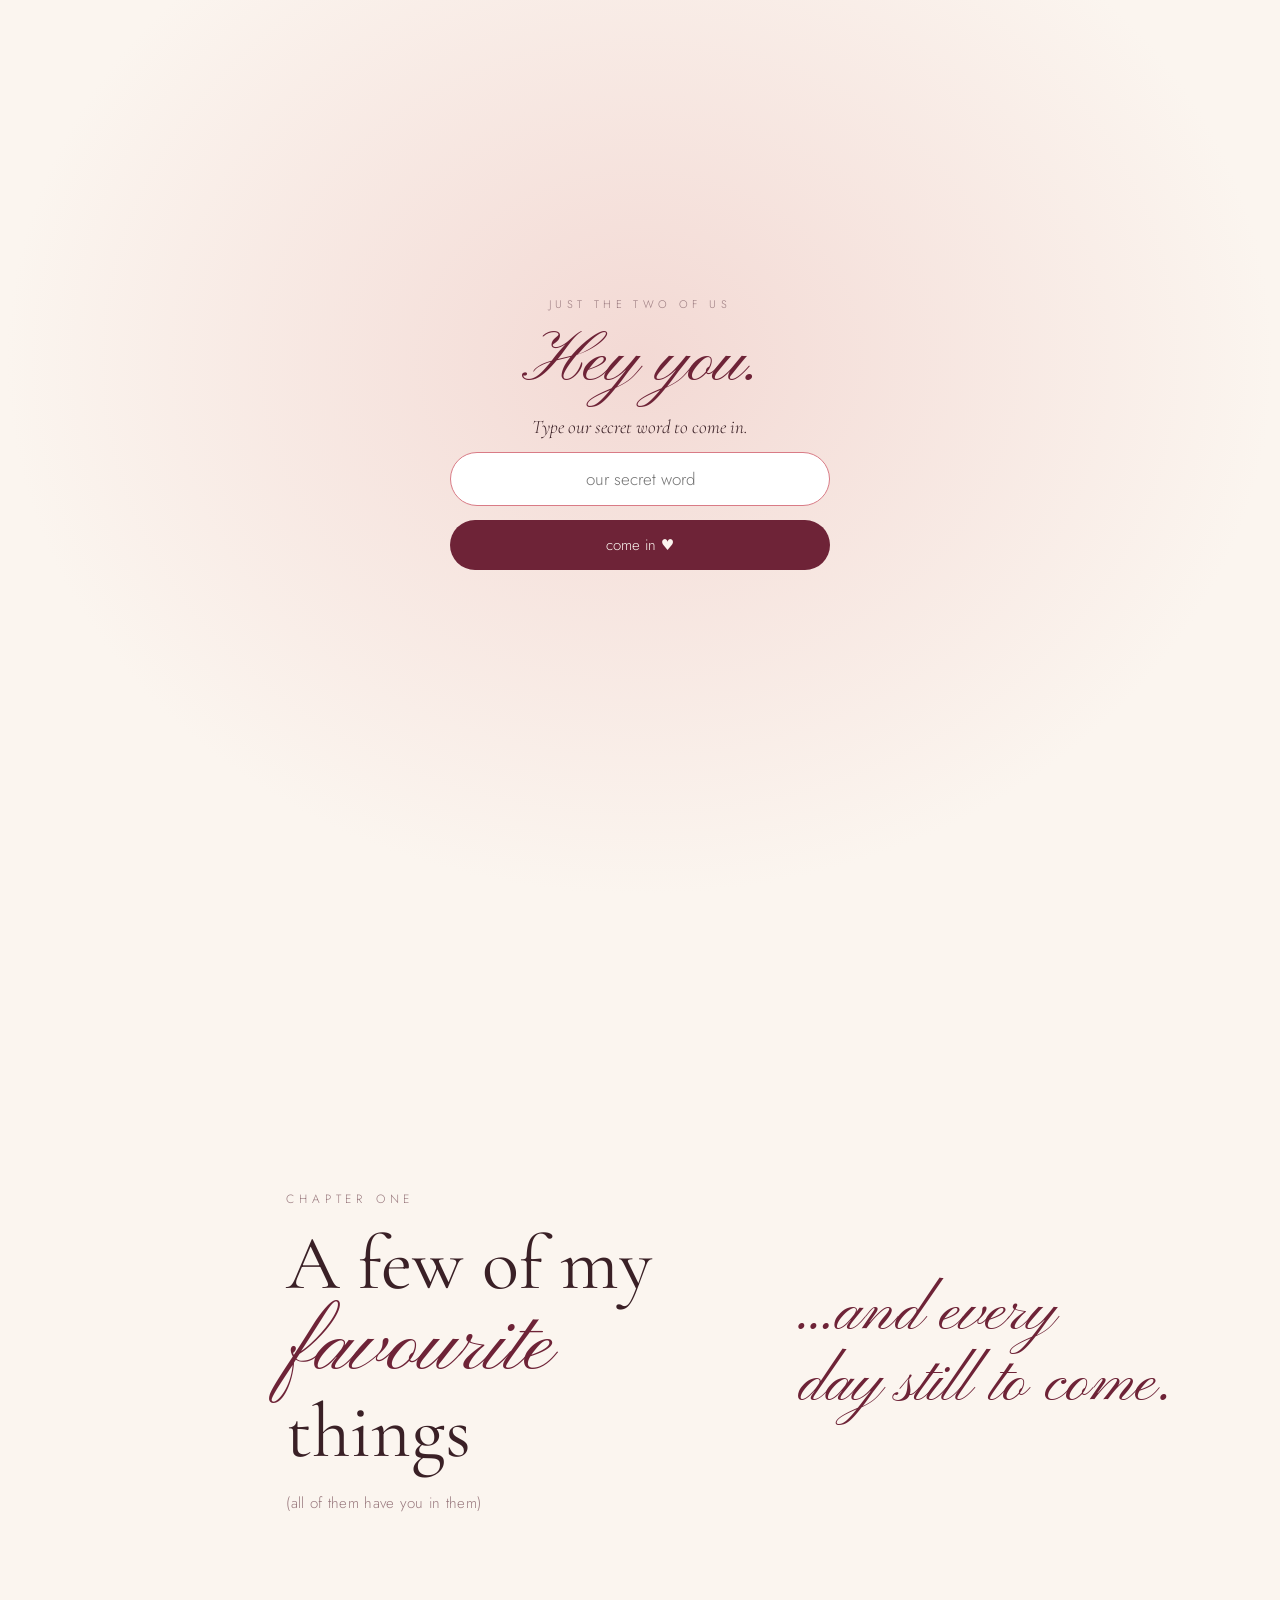
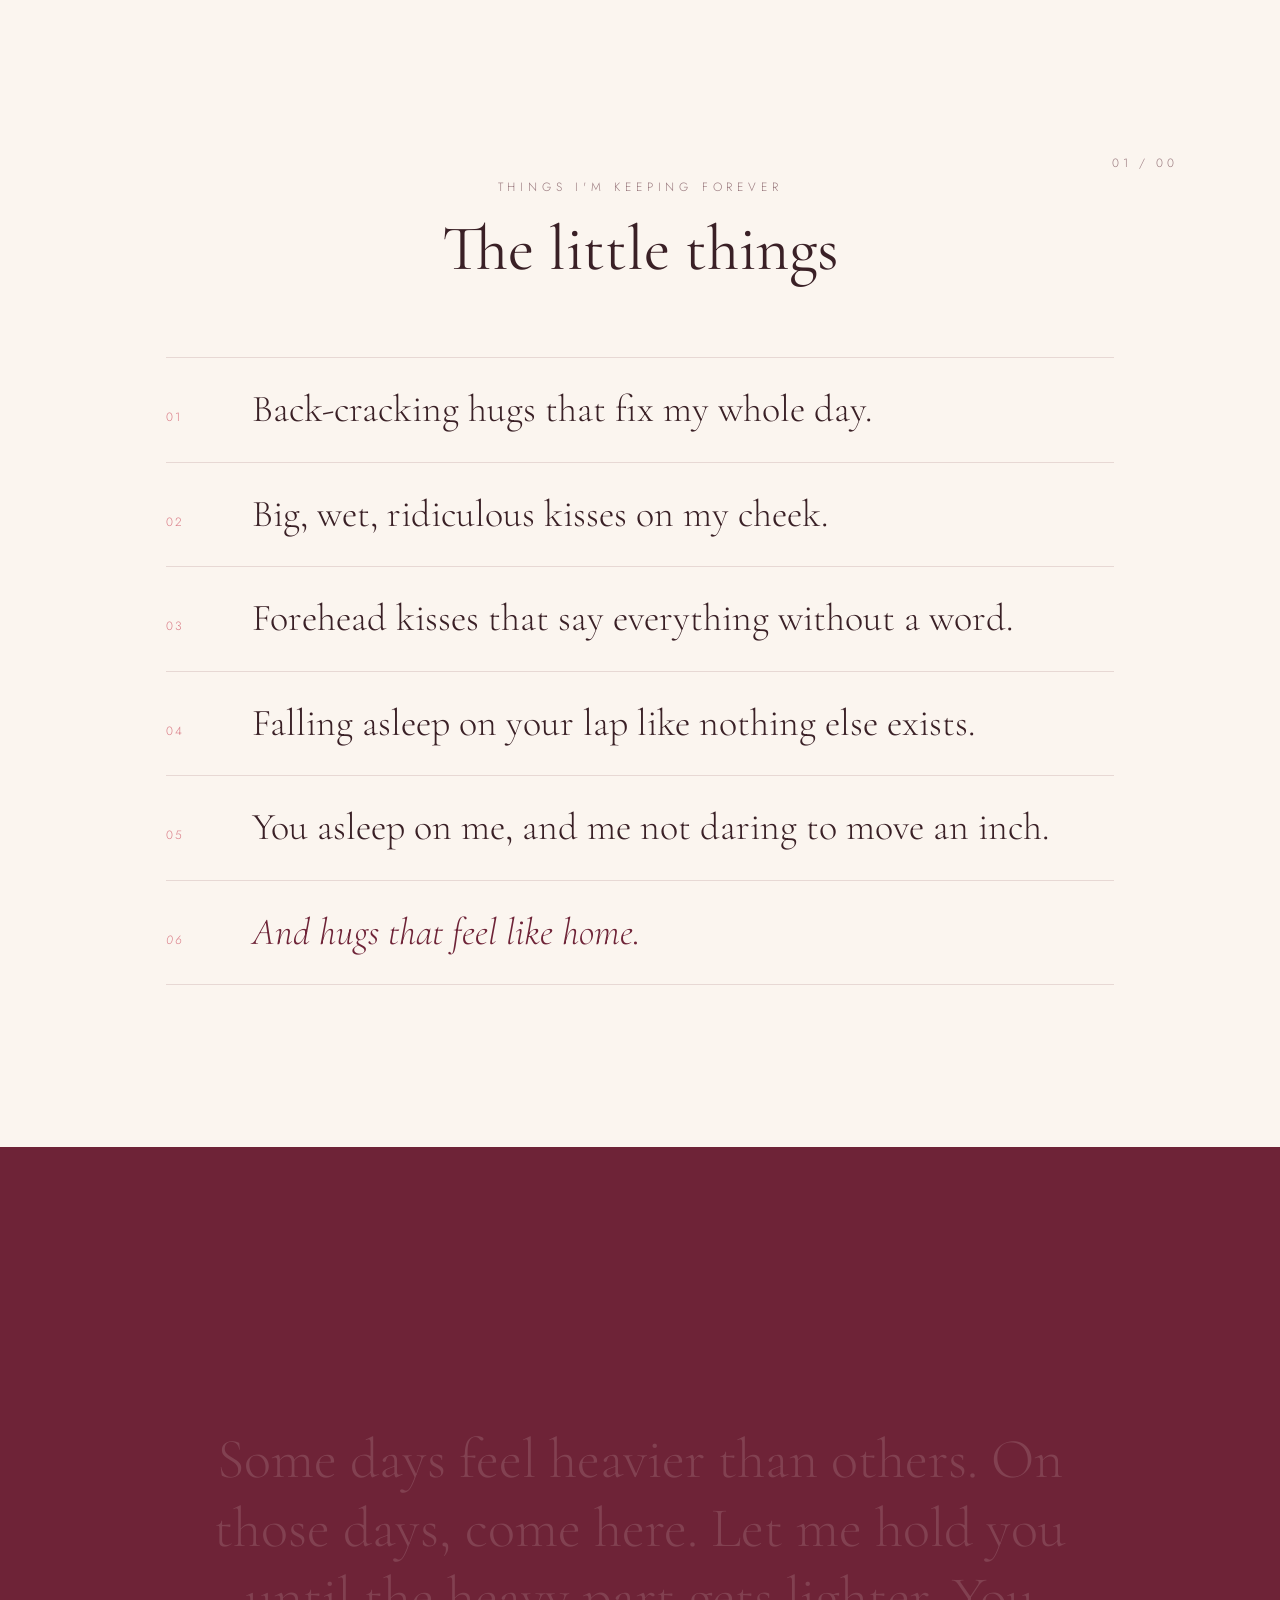
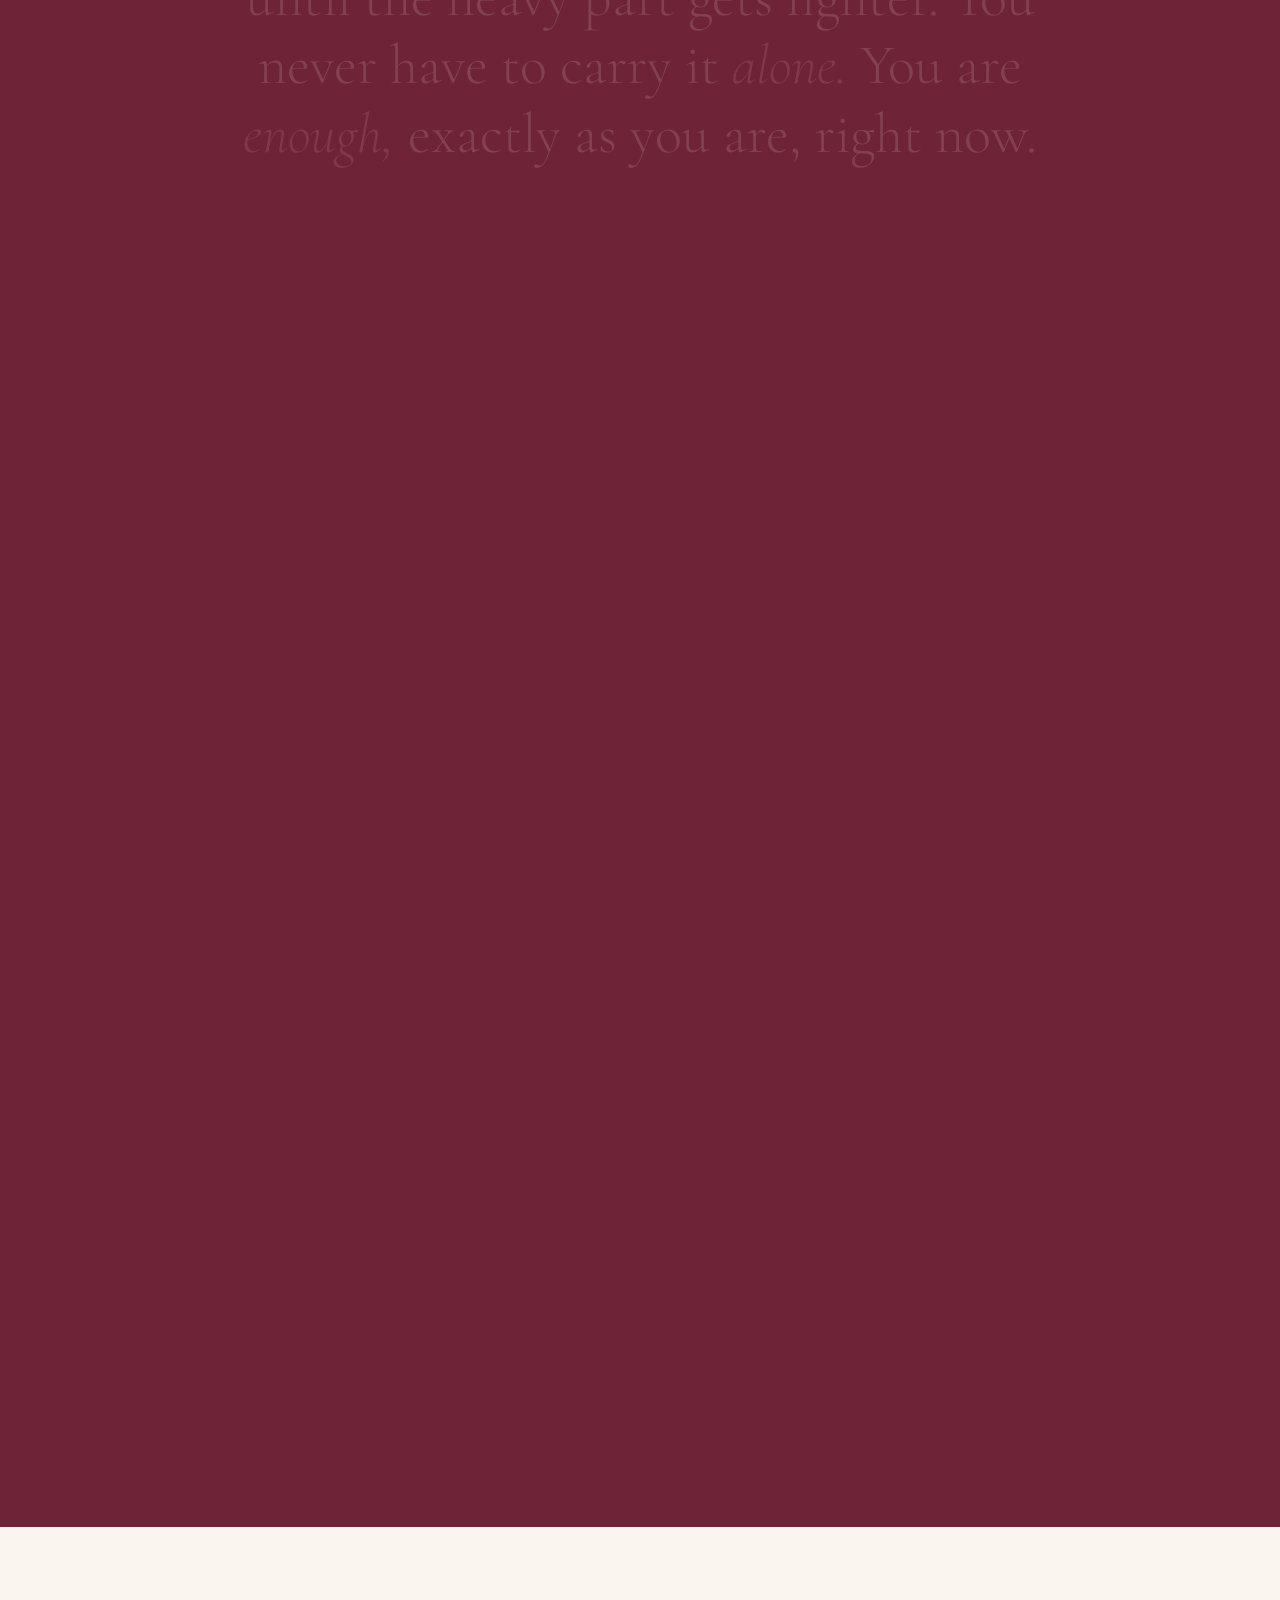
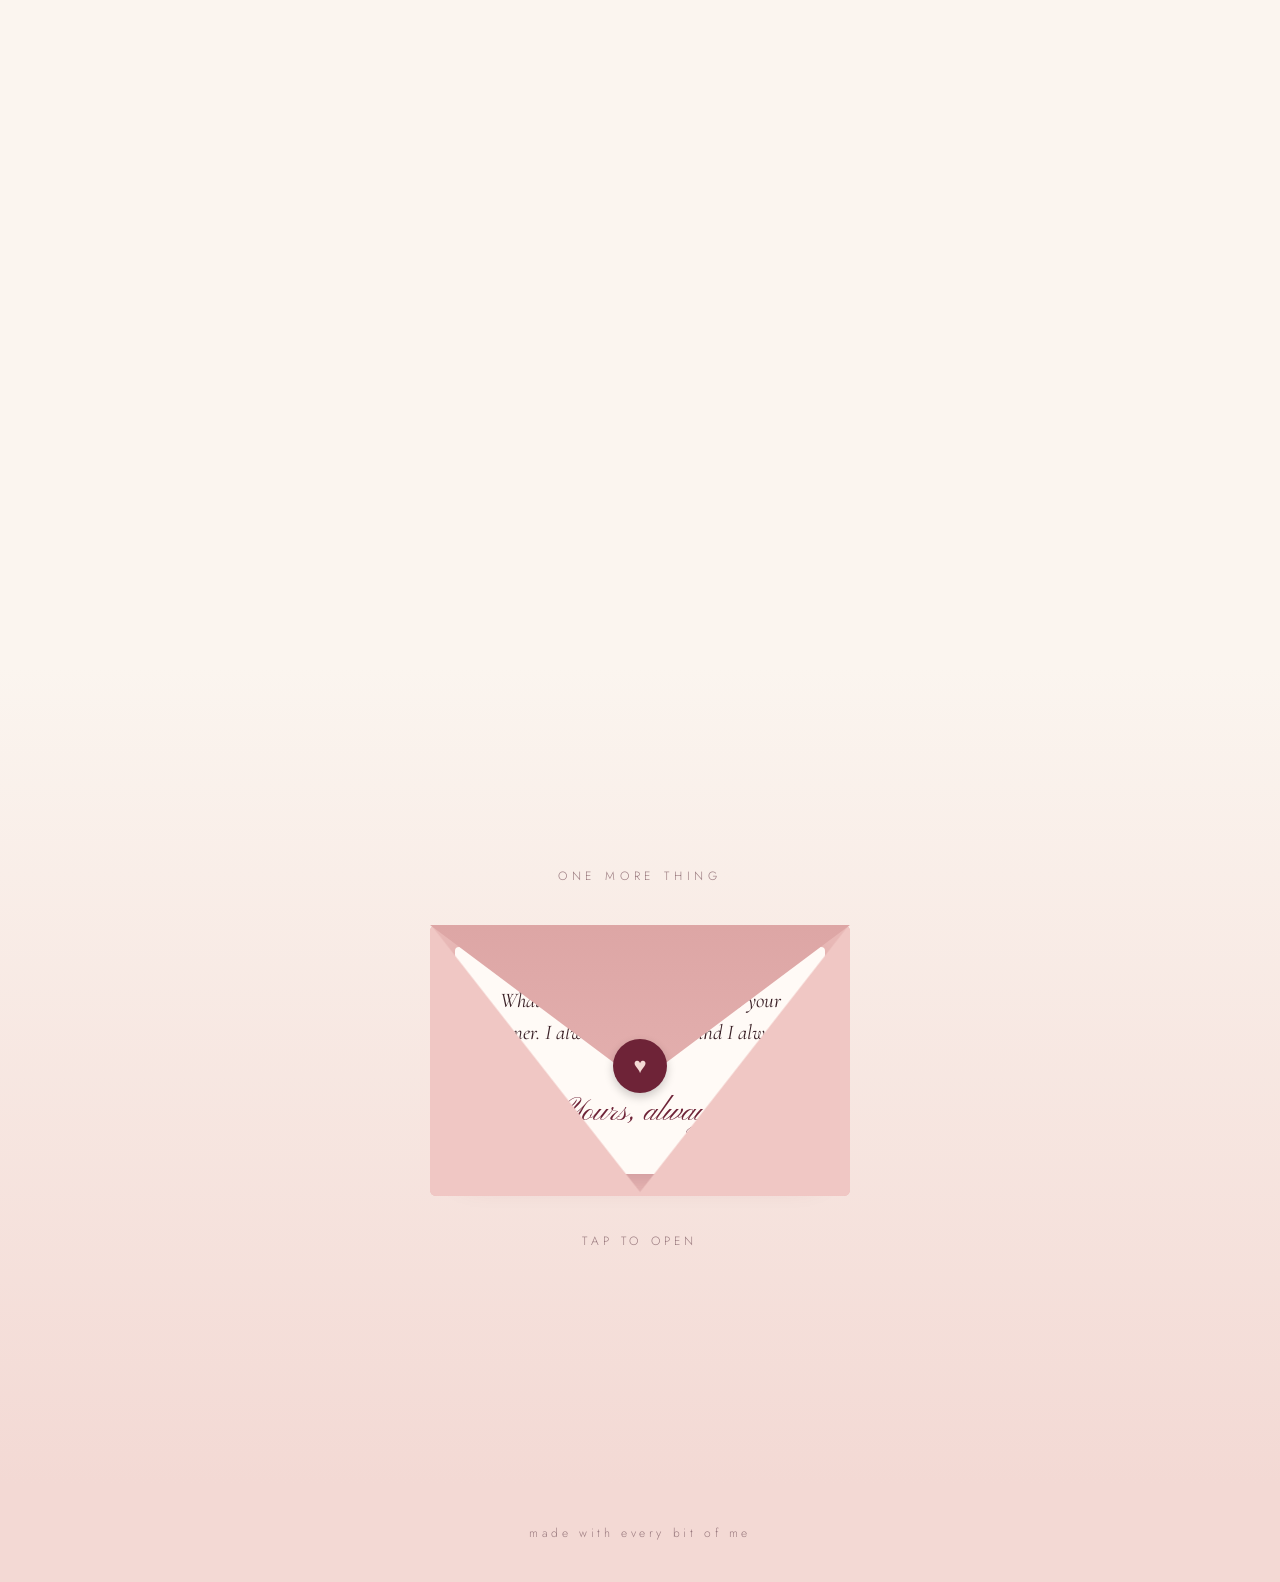
<file: index.html>
<!doctype html>
<html lang="en">
<head>
<meta charset="utf-8">
<meta name="viewport" content="width=device-width, initial-scale=1">
<link rel="manifest" href="manifest.webmanifest">
<link rel="apple-touch-icon" href="apple-touch-icon.png">
<meta name="apple-mobile-web-app-capable" content="yes">
<meta name="mobile-web-app-capable" content="yes">
<meta name="apple-mobile-web-app-title" content="Us ♥">
<meta name="apple-mobile-web-app-status-bar-style" content="default">
<title>For You</title>
<link rel="preconnect" href="https://fonts.googleapis.com">
<link rel="preconnect" href="https://fonts.gstatic.com" crossorigin>
<link href="https://fonts.googleapis.com/css2?family=Cormorant+Garamond:ital,wght@0,400;0,500;1,400;1,500&family=Pinyon+Script&family=Jost:wght@300;400&display=swap" rel="stylesheet">
<script src="diary/theme.js?v=2026111301"></script>
<style>
  :root {
    --cream: #fbf5ef;
    --blush: #f3d9d4;
    --rose: #d97b86;
    --wine: #6e2337;
    --ink: #3a2026;
    --muted: #9a7a7f;
    --serif: "Cormorant Garamond", Georgia, serif;
    --script: "Pinyon Script", cursive;
    --sans: "Jost", system-ui, sans-serif;
  }
  * { box-sizing: border-box; margin: 0; padding: 0; }
  html { scroll-behavior: smooth; }
  body {
    background: var(--cream);
    color: var(--ink);
    font-family: var(--sans);
    font-weight: 300;
    overflow-x: hidden;
    -webkit-font-smoothing: antialiased;
  }
  @media (pointer: fine) { body, a, button { cursor: none; } }

  /* soft paper grain */
  body::before {
    content: ""; position: fixed; inset: 0; pointer-events: none; z-index: 1; opacity: .35;
    background-image: url("data:image/svg+xml,%3Csvg xmlns='http://www.w3.org/2000/svg' width='160' height='160'%3E%3Cfilter id='n'%3E%3CfeTurbulence type='fractalNoise' baseFrequency='.9' numOctaves='2'/%3E%3CfeColorMatrix values='0 0 0 0 .4 0 0 0 0 .2 0 0 0 0 .2 0 0 0 .08 0'/%3E%3C/filter%3E%3Crect width='100%25' height='100%25' filter='url(%23n)'/%3E%3C/svg%3E");
  }

  /* ---------- progress line ---------- */
  .progress { position: fixed; top: 0; left: 0; height: 2px; width: 100%; z-index: 50;
    background: linear-gradient(90deg, var(--rose), var(--wine)); transform-origin: 0 50%; transform: scaleX(0); }

  /* ---------- skip straight to the diary / games ---------- */
  .skip { position: fixed; top: max(12px, env(safe-area-inset-top)); right: 12px; z-index: 60; display: flex; align-items: center; gap: 4px;
    padding: 4px 4px 4px 12px; border-radius: 999px; background: rgba(251,245,239,.82); backdrop-filter: blur(8px); -webkit-backdrop-filter: blur(8px);
    box-shadow: 0 6px 18px -8px rgba(110,35,55,.35); font-size: 12px; opacity: 0; animation: rise .8s 1.8s forwards; }
  .skip span { color: var(--muted); letter-spacing: .15em; text-transform: uppercase; font-size: 10px; margin-right: 4px; }
  .skip a { color: var(--wine); text-decoration: none; padding: 7px 12px; border-radius: 999px; white-space: nowrap; transition: background .2s; }
  .skip a:hover { background: var(--blush); }
  .theme-toggle { border: none; background: none; font-size: 15px; width: 32px; height: 32px; border-radius: 50%; }
  .theme-toggle:hover { background: var(--blush); }

  /* ---------- dark mode: the colour tokens flip, plus a few things that sit on fixed colours ---------- */
  :root[data-theme="dark"] {
    color-scheme: dark;
    --cream: #161013; --blush: #3a1a24; --ink: #f2e4e7; --muted: #b79ca2; --wine: #f2a7b1;
  }
  :root[data-theme="dark"] body::before { opacity: .15; }
  :root[data-theme="dark"] .skip { background: rgba(34,23,25,.82); box-shadow: 0 6px 18px -8px #000; }
  :root[data-theme="dark"] .words { background: #4a1626; color: #f7e7ea; }
  :root[data-theme="dark"] .cursor.light { color: #f7e7ea; }
  :root[data-theme="dark"] .things li { border-color: rgba(243,214,219,.12); }
  :root[data-theme="dark"] .env-card p { color: #3a2026; }
  :root[data-theme="dark"] .env-card .sign { color: #6e2337; }
  :root[data-theme="dark"] .seal { background: #a33a55; color: #fbe1e4; }
  :root[data-theme="dark"] .diary-link span { background: #a33a55; color: #fff; }
  :root[data-theme="dark"] .frame .photo { box-shadow: 0 30px 60px -30px #000; }

  @media (max-width: 420px) { .skip span { display: none; } .skip { padding-left: 4px; } .skip a { padding: 7px 10px; } }

  /* ---------- intro ---------- */
  .intro {
    min-height: 100svh; display: grid; place-items: center; text-align: center; padding: 24px 16px;
    position: relative; overflow: hidden;
    background: radial-gradient(ellipse at 50% 60%, var(--blush) 0%, var(--cream) 65%);
  }
  .intro .eyebrow { font-size: 12px; letter-spacing: .4em; text-transform: uppercase; color: var(--muted); }
  .intro h1 {
    font-family: var(--script); font-weight: 400; color: var(--wine);
    font-size: clamp(72px, 16vw, 200px); line-height: 1; margin: 18px 0 10px;
  }
  .nick-line { display: block; font-size: clamp(44px, 9vw, 120px); color: var(--rose); min-height: 1.3em; margin-top: 4px; white-space: nowrap; }
  .caret { display: inline-block; width: 2px; height: .8em; margin-left: 6px; background: var(--rose); vertical-align: -.05em; animation: blink 1s steps(1) infinite; }
  @keyframes blink { 50% { opacity: 0; } }
  .intro p { font-family: var(--serif); font-style: italic; font-size: clamp(20px, 2.6vw, 28px); color: var(--ink); }
  .intro .fade { opacity: 0; transform: translateY(18px); animation: rise 1.4s cubic-bezier(.2,.7,.2,1) forwards; }
  .intro .fade:nth-child(2) { animation-delay: .3s; }
  .intro .fade:nth-child(3) { animation-delay: .7s; }
  @keyframes rise { to { opacity: 1; transform: none; } }

  .scroll-hint { position: absolute; bottom: 32px; left: 50%; transform: translateX(-50%);
    font-size: 11px; letter-spacing: .35em; text-transform: uppercase; color: var(--muted);
    display: flex; flex-direction: column; align-items: center; gap: 12px; opacity: 0; animation: rise 1s 1.4s forwards; }
  .scroll-hint span { width: 1px; height: 48px; background: linear-gradient(var(--rose), transparent); animation: drip 2s infinite; transform-origin: top; }
  @keyframes drip { 0% { transform: scaleY(0); } 50% { transform: scaleY(1); } 100% { transform: scaleY(1); opacity: 0; } }

  .petal { position: absolute; color: var(--rose); opacity: .18; animation: drift linear infinite; pointer-events: none; }
  @keyframes drift { from { transform: translateY(110vh) rotate(0); } to { transform: translateY(-20vh) rotate(360deg); } }

  /* ---------- horizontal gallery ---------- */
  .gallery { position: relative; }
  .gallery .sticky { position: sticky; top: 0; height: 100svh; overflow: hidden; display: flex; align-items: center; }
  .track { display: flex; align-items: center; gap: clamp(24px, 4vw, 64px); padding: 0 8vw; will-change: transform; }
  .panel-title { flex: 0 0 auto; width: min(80vw, 460px); }
  .panel-title small { font-size: 12px; letter-spacing: .4em; text-transform: uppercase; color: var(--muted); }
  .panel-title h2 { font-family: var(--serif); font-weight: 400; font-size: clamp(44px, 6vw, 84px); line-height: 1.02; margin-top: 16px; }
  .panel-title h2 em { font-family: var(--script); font-style: normal; color: var(--wine); font-size: 1.15em; }
  .panel-title p { margin-top: 20px; color: var(--muted); font-size: 15px; letter-spacing: .02em; }

  .frame { flex: 0 0 auto; position: relative; }
  .frame:nth-child(odd)  { transform: translateY(4vh); }
  .frame:nth-child(even) { transform: translateY(-4vh); }
  .frame .photo {
    width: clamp(260px, 34vw, 520px); height: clamp(340px, 62svh, 640px);
    overflow: hidden; border-radius: 4px; position: relative;
    box-shadow: 0 30px 60px -30px rgba(110,35,55,.45);
    background: linear-gradient(135deg, var(--blush), #e9c1bf);
  }
  .frame.wide .photo { width: clamp(300px, 46vw, 720px); height: clamp(260px, 48svh, 500px); }
  .frame .m { position: absolute; inset: 0; width: 120%; height: 100%; left: -10%; object-fit: cover; will-change: transform; transition: filter .6s, opacity .9s ease; filter: saturate(.92); }
  .frame .m.entering { opacity: 0; }
  .frame .snd { position: absolute; z-index: 2; right: 10px; bottom: 10px; width: 36px; height: 36px; border-radius: 50%; border: none;
    background: rgba(0,0,0,.45); color: #fff; font-size: 16px; backdrop-filter: blur(4px); -webkit-backdrop-filter: blur(4px); }
  .frame:hover .m { filter: saturate(1.08); }
  .frame figcaption { margin-top: 18px; font-family: var(--serif); font-style: italic; font-size: 20px; color: var(--ink); }
  .frame figcaption b { display: block; font-family: var(--sans); font-style: normal; font-weight: 400; font-size: 11px; letter-spacing: .3em; color: var(--rose); margin-bottom: 4px; }
  .panel-end { flex: 0 0 auto; width: min(70vw, 380px); font-family: var(--script); font-size: clamp(40px, 5vw, 64px); color: var(--wine); line-height: 1.1; }

  .gallery-count { position: absolute; bottom: 28px; right: 8vw; font-size: 12px; letter-spacing: .3em; color: var(--muted); }

  /* ---------- little things ---------- */
  section.things { padding: clamp(100px, 18vh, 180px) 16px; max-width: 980px; margin: 0 auto; }
  .label { font-size: 12px; letter-spacing: .4em; text-transform: uppercase; color: var(--muted); text-align: center; }
  .things h2 { font-family: var(--serif); font-weight: 400; text-align: center; font-size: clamp(36px, 5vw, 64px); margin: 14px 0 70px; }
  .things ol { list-style: none; display: grid; gap: 0; }
  .things li {
    display: grid; grid-template-columns: 70px 1fr; gap: 16px; align-items: baseline;
    padding: 28px 0; border-top: 1px solid rgba(110,35,55,.14);
    font-family: var(--serif); font-size: clamp(24px, 3.2vw, 38px); line-height: 1.25;
  }
  .things li:last-child { border-bottom: 1px solid rgba(110,35,55,.14); }
  .things li.home { font-style: italic; color: var(--wine); }
  .things li span { font-family: var(--sans); font-size: 12px; letter-spacing: .2em; color: var(--rose); }

  .reveal { opacity: 0; transform: translateY(40px); transition: opacity 1.1s cubic-bezier(.2,.7,.2,1), transform 1.1s cubic-bezier(.2,.7,.2,1); }
  .reveal.in { opacity: 1; transform: none; }

  /* ---------- word-by-word scroll text ---------- */
  .words { min-height: 220vh; position: relative; background: var(--wine); color: var(--cream); }
  .words .sticky { position: sticky; top: 0; height: 100svh; display: grid; place-items: center; padding: 0 16px; }
  .words p { max-width: 900px; font-family: var(--serif); font-size: clamp(28px, 4.4vw, 58px); line-height: 1.22; text-align: center; }
  .words p .w { opacity: .14; transition: opacity .3s; }
  .words p .w.on { opacity: 1; }
  .words p .w.hl { font-style: italic; color: #f7b8c0; }

  /* ---------- heart draw ---------- */
  .finale { min-height: 260vh; position: relative; }
  .finale .sticky { position: sticky; top: 0; height: 100svh; display: grid; place-items: center; text-align: center; padding: 0 16px; overflow: hidden; }
  .finale svg { width: min(62vw, 360px); height: auto; overflow: visible; }
  .finale path { fill: none; stroke: var(--rose); stroke-width: 1.4; stroke-linecap: round; }
  .finale .fill { fill: var(--rose); stroke: none; opacity: 0; transform-origin: center; }
  .finale h3 { font-family: var(--script); font-weight: 400; color: var(--wine); font-size: clamp(42px, 6.5vw, 86px); line-height: 1.1; margin-top: 24px; opacity: 0; transform: translateY(20px); transition: all 1s; }
  .finale h3.in { opacity: 1; transform: none; }
  .finale-inner { position: relative; }

  /* ---------- envelope ---------- */
  .letter { padding: 120px 16px 160px; display: grid; place-items: center; text-align: center;
    background: linear-gradient(var(--cream), var(--blush)); }
  .letter .label { margin-bottom: 40px; }
  .envelope { position: relative; width: min(88vw, 420px); aspect-ratio: 1.55; border: none; background: none; perspective: 1000px; }
  .env-back { position: absolute; inset: 0; background: #e8b8b6; border-radius: 6px; }
  .env-card {
    position: absolute; left: 6%; right: 6%; top: 8%; bottom: 8%; background: #fffaf6; border-radius: 4px;
    padding: 26px 22px; display: grid; place-items: center; transition: transform 1s cubic-bezier(.2,.7,.2,1) .35s;
    box-shadow: 0 10px 30px -10px rgba(110,35,55,.3);
  }
  .env-card p { font-family: var(--serif); font-style: italic; font-size: clamp(17px, 2.2vw, 21px); line-height: 1.5; color: var(--ink); }
  .env-card .sign { font-family: var(--script); font-style: normal; font-size: 32px; color: var(--wine); display: block; margin-top: 8px; }
  .env-front { position: absolute; inset: 0; border-radius: 6px; overflow: hidden; pointer-events: none;
    background:
      linear-gradient(to top right, #f0c7c4 50%, transparent 50.5%) left / 50.5% 100% no-repeat,
      linear-gradient(to top left, #f0c7c4 50%, transparent 50.5%) right / 50.5% 100% no-repeat,
      linear-gradient(to top, #ecc0bd 0 0) bottom / 100% 0 no-repeat; }
  .env-flap { position: absolute; left: 0; right: 0; top: 0; height: 58%; transform-origin: top; transition: transform .7s cubic-bezier(.4,0,.2,1), z-index 0s .35s;
    background: linear-gradient(to bottom, #dda6a5, #e3afae); clip-path: polygon(0 0, 100% 0, 50% 100%); z-index: 3; }
  .seal { position: absolute; left: 50%; top: 52%; transform: translate(-50%,-50%); z-index: 4; width: 54px; height: 54px; border-radius: 50%;
    background: var(--wine); color: var(--blush); display: grid; place-items: center; font-size: 22px; transition: opacity .3s;
    box-shadow: 0 4px 10px rgba(0,0,0,.2); }
  .envelope.open .env-flap { transform: rotateX(180deg); z-index: 0; }
  .envelope.open .seal { opacity: 0; }
  .envelope.open .env-card { transform: translateY(-62%); z-index: 2; }
  .tap { margin-top: 36px; font-size: 12px; letter-spacing: .35em; text-transform: uppercase; color: var(--muted); transition: opacity .4s; }
  .envelope.open + .tap { opacity: 0; }
  .letter { padding-top: 200px; }
  .diary-link { display: block; margin-top: -10px; text-decoration: none; text-align: center; font-family: var(--serif); font-style: italic; font-size: 20px; color: var(--ink);
    opacity: 0; transform: translateY(16px); pointer-events: none; transition: opacity .8s 1.4s, transform .8s 1.4s; }
  .diary-link span { display: table; margin: 14px auto 0; padding: 13px 24px; border-radius: 999px; background: var(--wine); color: var(--cream);
    font-family: var(--sans); font-style: normal; font-size: 14px; letter-spacing: .08em; }  .envelope.open ~ .diary-link { opacity: 1; transform: none; pointer-events: auto; }

  footer { text-align: center; padding: 40px 16px; font-size: 12px; letter-spacing: .3em; color: var(--muted); background: var(--blush); }

  /* ---------- cursor + hearts ---------- */
  .cursor { position: fixed; left: 0; top: 0; z-index: 100; pointer-events: none; width: 22px; height: 22px; margin: -11px 0 0 -11px;
    color: var(--wine); transition: width .3s, height .3s, margin .3s, color .3s; }
  .cursor svg { width: 100%; height: 100%; display: block; }
  .cursor.big { width: 44px; height: 44px; margin: -22px 0 0 -22px; color: var(--rose); }
  .cursor.light { color: var(--cream); }
  @media (pointer: coarse) { .cursor { display: none; } }

  .heart { position: fixed; left: 0; top: 0; z-index: 99; pointer-events: none; will-change: transform, opacity; }
  .heart svg { display: block; width: 100%; height: 100%; }

  @media (max-width: 640px) {
    .things li { grid-template-columns: 44px 1fr; }
    .frame:nth-child(odd), .frame:nth-child(even) { transform: none; }
    .frame .photo, .frame.wide .photo { width: 76vw; height: 58svh; }
  }
  @media (prefers-reduced-motion: reduce) {
    *, *::before, *::after { animation: none !important; transition: none !important; }
    .intro .fade, .scroll-hint, .skip { opacity: 1; transform: none; }
    .reveal { opacity: 1; transform: none; }
  }
</style>
</head>
<body>

<div class="progress" id="progress"></div>
<nav class="skip" aria-label="Skip ahead">
  <span>skip to</span>
  <a href="diary/">📖 our diary</a>
  <a href="diary/games.html">🎲 mini games</a>
  <a href="diary/shop.html">🛍 shop</a>
  <button class="theme-toggle" data-theme-toggle aria-label="Switch theme">🌙</button>
</nav>
<div class="cursor" id="cursor"><svg viewBox="0 0 24 24"><path fill="currentColor" d="M12 21s-7.5-4.6-9.6-9.2C.9 8.4 3 4.5 6.7 4.5c2.1 0 3.6 1.2 4.3 2.4h2c.7-1.2 2.2-2.4 4.3-2.4 3.7 0 5.8 3.9 4.3 7.3C19.5 16.4 12 21 12 21z"/></svg></div>

<!-- ============ INTRO ============ -->
<header class="intro" id="intro">
  <div>
    <div class="eyebrow fade">a small something</div>
    <h1 class="fade">Heyyy<span class="nick-line"><span id="nick"></span><span class="caret"></span></span></h1>
    <p class="fade">I made you a little place. Scroll slowly.</p>
  </div>
  <div class="scroll-hint">scroll<span></span></div>
</header>

<!-- ============ HORIZONTAL GALLERY (hero) ============ -->
<section class="gallery" id="gallery">
  <div class="sticky">
    <div class="track" id="track">
      <div class="panel-title">
        <small>chapter one</small>
        <h2>A few of my <em>favourite</em> things</h2>
        <p>(all of them have you in them)</p>
      </div>
      <!-- frames are inserted from the MEMORIES list in the script below -->
      <div class="panel-end" id="panelEnd">…and every<br>day still to come.</div>
    </div>
    <div class="gallery-count" id="count"></div>
  </div>
</section>

<!-- ============ LITTLE THINGS ============ -->
<section class="things">
  <div class="label reveal">things I'm keeping forever</div>
  <h2 class="reveal">The little things</h2>
  <ol>
    <li class="reveal"><span>01</span>Back-cracking hugs that fix my whole day.</li>
    <li class="reveal"><span>02</span>Big, wet, ridiculous kisses on my cheek.</li>
    <li class="reveal"><span>03</span>Forehead kisses that say everything without a word.</li>
    <li class="reveal"><span>04</span>Falling asleep on your lap like nothing else exists.</li>
    <li class="reveal"><span>05</span>You asleep on me, and me not daring to move an inch.</li>
    <li class="reveal home"><span>06</span>And hugs that feel like home.</li>
  </ol>
</section>

<!-- ============ WORD-BY-WORD ============ -->
<section class="words" id="words">
  <div class="sticky">
    <p id="wordText">Some days feel heavier than others. On those days, come here. Let me hold you until the heavy part gets lighter. You never have to carry it *alone.* You are *enough,* exactly as you are, right now.</p>
  </div>
</section>

<!-- ============ HEART DRAW ============ -->
<section class="finale" id="finale">
  <div class="sticky">
    <div class="finale-inner">
      <svg viewBox="0 0 200 180" id="heartSvg">
        <path class="fill" id="heartFill" d="M100 168 C 60 140, 8 108, 8 58 C 8 28, 30 8, 56 8 C 76 8, 92 20, 100 36 C 108 20, 124 8, 144 8 C 170 8, 192 28, 192 58 C 192 108, 140 140, 100 168 Z"/>
        <path id="heartLine" d="M100 168 C 60 140, 8 108, 8 58 C 8 28, 30 8, 56 8 C 76 8, 92 20, 100 36 C 108 20, 124 8, 144 8 C 170 8, 192 28, 192 58 C 192 108, 140 140, 100 168 Z"/>
      </svg>
      <h3 id="finaleText">You are my favourite<br>place to come home to.</h3>
    </div>
  </div>
</section>

<!-- ============ LETTER ============ -->
<section class="letter">
  <div class="label reveal">one more thing</div>
  <button class="envelope reveal" id="envelope" aria-label="Open the letter">
    <div class="env-back"></div>
    <div class="env-card">
      <p>Whatever today looks like, I'm in your corner. I always have been, and I always will be.
        <span class="sign">Yours, always</span></p>
    </div>
    <div class="env-front"></div>
    <div class="env-flap"></div>
    <div class="seal">♥</div>
  </button>
  <div class="tap">tap to open</div>
  <a class="diary-link" href="diary/">and this is ours to fill <span>open our diary →</span></a>
</section>

<footer>made with every bit of me</footer>

<script src="diary/vault.js?v=2026111301"></script>
<script>
/* ==========================================================
   EDIT HERE: every memory the photo strip rotates through.
   Pictures and videos live in the "photos" folder.
   wide: true  → landscape frame,  false → portrait frame
   pos: which part stays in view ("50% 50%" = centre)
   The strip shows up to FRAME_SHAPES frames (fewer if there aren't
   enough pictures, so none shows twice); every few seconds one of the
   visible frames softly swaps to a memory that isn't on screen yet.
   ========================================================== */
const MEMORIES = [
  { src: "photos/1.jpg",  tag: "BY THE SEA",      caption: "You, collecting us", wide: false },
  { src: "photos/2.jpg",  tag: "CENTRAL PERK",    caption: "Could I BE any luckier?", wide: true },
  { src: "photos/3.jpg",  tag: "THAT LOOK",       caption: "You know exactly which one", wide: false, pos: "50% 35%" },
  { src: "photos/4.jpg",  tag: "ORDINARY DAYS",   caption: "Dessert finished, hand still here", wide: false, pos: "50% 62%" },
  { src: "photos/5.jpg",  tag: "THE POUT",        caption: "Always ready, somehow", wide: true },
  { src: "photos/6.png",  tag: "FACETIME FACES",  caption: "Even this one. Especially this one.", wide: false, pos: "50% 78%" },
  { src: "photos/v3.mp4", tag: "HUGS LIKE HOME",  caption: "The kind I never want to end", wide: true },
  { src: "photos/7.jpg",  tag: "US",              caption: "My favourite place to sit", wide: false, pos: "50% 60%" },
  { src: "photos/8.png",  tag: "YOUR LAUGH",      caption: "My favourite view, even on a tiny screen", wide: false, pos: "50% 62%" },
  { src: "photos/9.jpg",  tag: "ELEVATOR EYES",   caption: "That smirk, every single time", wide: false, pos: "50% 40%" },
  { src: "photos/19.jpg", tag: "FOUR EYES",       caption: "Two pairs of glasses, one big smile", wide: true, pos: "50% 40%" },
  { src: "photos/10.jpg", tag: "MIRROR, MIRROR",  caption: "Bows on the case, kisses for the camera", wide: true },
  { src: "photos/11.jpg", tag: "RED ROOM",        caption: "Serious face. I'm not fooled.", wide: true, pos: "50% 30%" },
  { src: "photos/12.jpg", tag: "ONLY FOR ME",     caption: "Blurry, silly, perfect", wide: false, pos: "50% 45%" },
  { src: "photos/13.jpg", tag: "NEW NAILS DAY",   caption: "The happiest little wiggle", wide: false, pos: "50% 40%" },
  { src: "photos/14.jpg", tag: "MY SHOULDER",     caption: "Asleep on it, again", wide: false },
  { src: "photos/15.jpg", tag: "DESSERT DATES",   caption: "You on your phone, me on you", wide: true },
  { src: "photos/16.jpg", tag: "COFFEE RUNS",     caption: "One more, for us", wide: false, pos: "50% 55%" },
  { src: "photos/17.jpg", tag: "UPSIDE DOWN",     caption: "Still the right way round with you", wide: false },
  { src: "photos/18.jpg", tag: "PHOTO BOOTH",     caption: "Two faces, one frame", wide: true },
  { src: "photos/20.jpg", tag: "CHEEK KISSES",    caption: "The wet, loud kind", wide: true },
  { src: "photos/v1.mp4", tag: "OURS",            caption: "Just us, no one watching", wide: false },
  { src: "photos/v2.mp4", tag: "GIGGLES",         caption: "Ceiling view, best view", wide: false },
];
const FRAME_SHAPES = ["tall", "wide", "tall", "tall", "wide", "tall", "wide", "tall", "tall", "tall"];
const ROTATE_EVERY = 5200; // ms between swaps

const reduceMotion = matchMedia("(prefers-reduced-motion: reduce)").matches;
const finePointer = matchMedia("(pointer: fine)").matches;
const HEART_PATH = "M12 21s-7.5-4.6-9.6-9.2C.9 8.4 3 4.5 6.7 4.5c2.1 0 3.6 1.2 4.3 2.4h2c.7-1.2 2.2-2.4 4.3-2.4 3.7 0 5.8 3.9 4.3 7.3C19.5 16.4 12 21 12 21z";
const COLORS = ["#d97b86", "#e8a0a8", "#6e2337", "#f3b6bd", "#c4566a"];
const isVideo = m => /\.(mp4|mov|webm)$/i.test(m.src);

/* ---------- build the frames ---------- */
const track = document.getElementById("track");
const panelEnd = document.getElementById("panelEnd");
// Memories whose files are really there, by shape (filled in by loadMemories).
const queues = { tall: [], wide: [] };
let frames = [];
// The next memory of this shape that isn't already in a frame (null when they all are).
function nextMemory(shape) {
  const q = queues[shape], on = new Set(frames.map(f => f.dataset.src));
  for (let k = 0; k < q.length; k++) { const m = q.shift(); q.push(m); if (!on.has(m.src)) return m; }
  return null;
}
const dropMemory = m => { for (const q of Object.values(queues)) { const i = q.indexOf(m); if (i >= 0) q.splice(i, 1); } };
// As many frames as there are memories (up to FRAME_SHAPES), so no picture has to show twice.
function buildFrames() {
  const left = { tall: queues.tall.length, wide: queues.wide.length };
  for (const want of FRAME_SHAPES) {
    const other = want === "wide" ? "tall" : "wide";
    const shape = left[want] ? want : left[other] ? other : null;
    if (!shape) break;
    left[shape]--;
    const fig = document.createElement("figure");
    fig.className = "frame" + (shape === "wide" ? " wide" : "");
    fig.dataset.shape = shape;
    fig.innerHTML = `<div class="photo"><button class="snd" hidden aria-label="Sound on">🔇</button></div><figcaption><b></b><span></span></figcaption>`;
    track.insertBefore(fig, panelEnd);
  }
  frames = [...track.querySelectorAll(".frame")];
}

/* ---------- media: plain files, or decrypted behind our secret word ---------- */
let vaultKey = null;
const fileOf = m => m.src.endsWith(".enc") || !vaultKey ? m.src : m.src + ".enc";
async function mediaSrc(m) {
  if (m.src.endsWith(".enc")) return Vault.mediaUrl(vaultKey, m.src, m.src); // a diary picture pinned with goldies
  return vaultKey ? Vault.mediaUrl(vaultKey, m.src + ".enc", m.src) : m.src;
}
// A memory listed above whose file hasn't been uploaded (yet) is left out.
async function exists(m) {
  try { return (await fetch(fileOf(m), { method: "HEAD", cache: "no-store" })).ok; } catch { return true; }
}
// Puts a memory into a frame, fading it in over whatever was there.
async function show(fig, m, i) {
  fig.dataset.src = m.src; // claimed now, so no other frame picks it meanwhile
  const box = fig.querySelector(".photo");
  const video = isVideo(m);
  const el = video ? document.createElement("video") : new Image();
  if (video) { el.muted = true; el.loop = true; el.autoplay = true; el.playsInline = true; el.setAttribute("muted", ""); el.setAttribute("playsinline", ""); }
  else el.alt = m.caption;
  el.className = "m entering";
  if (m.pos) el.style.objectPosition = m.pos;
  const ready = () => {
    const old = [...box.querySelectorAll(".m")].filter(x => x !== el);
    setTimeout(() => el.classList.remove("entering"), 30);
    setTimeout(() => old.forEach(o => { if (o.tagName === "VIDEO") o.pause(); o.remove(); }), 1000);
    const snd = box.querySelector(".snd");
    snd.hidden = !video; snd.textContent = "🔇";
    fig.querySelector("figcaption b").textContent = `${String(i + 1).padStart(2, "0")} — ${m.tag}`;
    fig.querySelector("figcaption span").textContent = m.caption;
    onScroll();
  };
  el.addEventListener(video ? "loadeddata" : "load", ready, { once: true });
  // A file that won't open is dropped for good; the frame shows another memory instead.
  const skip = () => { el.remove(); dropMemory(m); const n = nextMemory(fig.dataset.shape); if (n) show(fig, n, i); };
  el.addEventListener("error", skip, { once: true });
  box.insertBefore(el, box.querySelector(".snd")); // on top of the old one, so it fades in over it
  try { el.src = await mediaSrc(m); } catch { return skip(); }
  if (video) el.play().catch(() => {});
}
// Tap a video's speaker to hear it; tap anywhere else on a picture to skip to the next one.
track.addEventListener("click", e => {
  const b = e.target.closest(".snd");
  if (!b) {
    const fig = e.target.closest(".frame"); if (!fig) return;
    const m = nextMemory(fig.dataset.shape) || nextMemory(fig.dataset.shape === "wide" ? "tall" : "wide");
    if (m) show(fig, m, frames.indexOf(fig));
    return;
  }
  const v = b.parentElement.querySelector("video.m");
  if (!v) return;
  v.muted = !v.muted; b.textContent = v.muted ? "🔇" : "🔊";
});

// Every few seconds, one frame that's on screen swaps to a memory of its shape that isn't
// showing anywhere else (never one whose video someone is listening to).
function rotate() {
  if (document.hidden) return;
  const onScreen = frames.filter(f => { const r = f.getBoundingClientRect(); return r.right > 0 && r.left < innerWidth && r.bottom > 0 && r.top < innerHeight; });
  const pool = onScreen.filter(f => ![...f.querySelectorAll("video.m")].some(v => !v.muted));
  for (const fig of pool.sort(() => Math.random() - .5)) {
    const m = nextMemory(fig.dataset.shape);
    if (m) return show(fig, m, frames.indexOf(fig));
  }
}

// Pictures from the diary that one of you pinned with goldies 🏠 join the strip, first in line,
// for 3 days from when they were pinned.
const PIN_DAYS = 3;
async function pinnedPictures() {
  try {
    const r = await fetch("diary/entries.json?t=" + Date.now(), { cache: "no-store" });
    if (!r.ok) return [];
    let list = await r.json();
    if (list && list.enc) list = vaultKey ? JSON.parse(await Vault.decryptText(vaultKey, list.enc)) : [];
    return (Array.isArray(list) ? list : []).filter(e => e.pin && !e.status && e.type === "photo" && e.media && Date.now() - Date.parse(e.pin.at) < PIN_DAYS * 864e5)
      .sort((a, b) => Date.parse(b.pin.at) - Date.parse(a.pin.at))
      .map(e => ({ src: e.media, tag: `PINNED BY ${e.pin.by.toUpperCase()}`, caption: e.caption || "a favourite from our diary", wide: !!e.pin.wide }));
  } catch { return []; }
}

(async function loadMemories() {
  const vault = window.Vault && await Vault.fetchVault("diary/vault.json");
  if (vault) vaultKey = await Vault.cached(vault) || await Vault.lockScreen(vault, { title: "Hey you.", hint: "Type our secret word to come in." });
  const seen = new Set();
  const all = [...await pinnedPictures(), ...MEMORIES].filter(m => !seen.has(m.src) && seen.add(m.src));
  const there = await Promise.all(all.map(exists));
  all.filter((m, k) => there[k]).forEach(m => queues[m.wide ? "wide" : "tall"].push(m));
  buildFrames();
  sizeGallery(); onScroll();
  frames.forEach((f, i) => { const m = nextMemory(f.dataset.shape); if (m) show(f, m, i); });
  setInterval(rotate, ROTATE_EVERY);
})();
const gallery = document.getElementById("gallery");
const count = document.getElementById("count");

function sizeGallery() {
  const dist = track.scrollWidth - innerWidth;
  gallery.style.height = (dist + innerHeight) + "px";
}

/* ---------- word-by-word text ---------- */
const wordText = document.getElementById("wordText");
wordText.innerHTML = wordText.textContent.trim().split(/\s+/).map(w => {
  const hl = w.startsWith("*");
  return `<span class="w${hl ? " hl" : ""}">${w.replace(/\*/g, "")}</span>`;
}).join(" ");
const words = [...wordText.querySelectorAll(".w")];
const wordsSec = document.getElementById("words");

/* ---------- heart draw ---------- */
const finale = document.getElementById("finale");
const heartLine = document.getElementById("heartLine");
const heartFill = document.getElementById("heartFill");
const finaleText = document.getElementById("finaleText");
const heartLen = heartLine.getTotalLength();
heartLine.style.strokeDasharray = heartLen;
heartLine.style.strokeDashoffset = heartLen;
let finaleBurstDone = false;

/* ---------- scroll loop ---------- */
const progressBar = document.getElementById("progress");
const clamp = (v, a = 0, b = 1) => Math.min(b, Math.max(a, v));
function sectionProgress(el) {
  const r = el.getBoundingClientRect();
  return clamp(-r.top / (r.height - innerHeight));
}

function onScroll() {
  const docH = document.documentElement.scrollHeight - innerHeight;
  progressBar.style.transform = `scaleX(${scrollY / docH})`;

  // horizontal gallery
  const gp = sectionProgress(gallery);
  const dist = track.scrollWidth - innerWidth;
  track.style.transform = `translate3d(${-gp * dist}px,0,0)`;
  let active = 0;
  frames.forEach((f, i) => {
    const r = f.getBoundingClientRect();
    const center = (r.left + r.width / 2) / innerWidth - .5; // -0.5 … 0.5 across the screen
    f.querySelectorAll(".m").forEach(m => { m.style.transform = `translate3d(${center * -12}%,0,0) scale(${1.05 - Math.abs(center) * .06})`; });
    if (r.left < innerWidth * .6) active = i;
  });
  count.textContent = `${String(active + 1).padStart(2, "0")} / ${String(frames.length).padStart(2, "0")}`;

  // words
  const wp = sectionProgress(wordsSec);
  const lit = Math.floor(wp * 1.15 * words.length);
  words.forEach((w, i) => w.classList.toggle("on", i < lit));

  // heart
  const hp = sectionProgress(finale);
  heartLine.style.strokeDashoffset = heartLen * (1 - clamp(hp / .6));
  const fillP = clamp((hp - .55) / .2);
  heartFill.style.opacity = fillP * .9;
  heartFill.style.transform = `scale(${.9 + fillP * .1})`;
  finaleText.classList.toggle("in", hp > .7);
  if (hp > .75 && !finaleBurstDone) {
    finaleBurstDone = true;
    const r = document.getElementById("heartSvg").getBoundingClientRect();
    burst(r.left + r.width / 2, r.top + r.height / 2, 28);
  }
  if (hp < .5) finaleBurstDone = false;

  // cursor colour on dark section
  const wr = wordsSec.getBoundingClientRect();
  cursor.classList.toggle("light", my > wr.top && my < wr.bottom);
}

let ticking = false;
addEventListener("scroll", () => {
  if (!ticking) { ticking = true; requestAnimationFrame(() => { onScroll(); ticking = false; }); }
}, { passive: true });
// Phones fire "resize" when the address bar slides in/out while scrolling;
// only re-measure when the width really changes so the gallery doesn't jump.
let lastW = innerWidth;
addEventListener("resize", () => {
  if (innerWidth !== lastW) { lastW = innerWidth; sizeGallery(); }
  onScroll();
});

/* ---------- reveal on scroll ---------- */
const io = new IntersectionObserver(entries => {
  entries.forEach(e => { if (e.isIntersecting) { e.target.classList.add("in"); io.unobserve(e.target); } });
}, { threshold: .2 });
document.querySelectorAll(".reveal").forEach((el, i) => {
  el.style.transitionDelay = (el.tagName === "LI" ? (i % 6) * 0.08 : 0) + "s";
  io.observe(el);
});

/* ---------- cursor + heart trail ---------- */
const cursor = document.getElementById("cursor");
let mx = innerWidth / 2, my = innerHeight / 2, cx = mx, cy = my;
let lastX = mx, lastY = my, liveHearts = 0;

function spawnHeart(x, y, { size, vx, vy, life } = {}) {
  if (reduceMotion || liveHearts > 70) return;
  liveHearts++;
  const s = size || 8 + Math.random() * 14;
  const el = document.createElement("div");
  el.className = "heart";
  el.style.width = el.style.height = s + "px";
  el.innerHTML = `<svg viewBox="0 0 24 24"><path fill="${COLORS[Math.random() * COLORS.length | 0]}" d="${HEART_PATH}"/></svg>`;
  document.body.appendChild(el);
  const dx = vx ?? (Math.random() - .5) * 60;
  const dy = vy ?? -(40 + Math.random() * 70);
  const rot = (Math.random() - .5) * 60;
  const anim = el.animate([
    { transform: `translate(${x - s / 2}px,${y - s / 2}px) scale(.2) rotate(0deg)`, opacity: 0 },
    { transform: `translate(${x - s / 2 + dx * .2}px,${y - s / 2 + dy * .2}px) scale(1) rotate(${rot * .3}deg)`, opacity: .95, offset: .15 },
    { transform: `translate(${x - s / 2 + dx}px,${y - s / 2 + dy}px) scale(.6) rotate(${rot}deg)`, opacity: 0 }
  ], { duration: life || 1100 + Math.random() * 700, easing: "cubic-bezier(.2,.6,.3,1)" });
  anim.onfinish = () => { el.remove(); liveHearts--; };
}

function burst(x, y, n = 16) {
  for (let i = 0; i < n; i++) {
    const a = (i / n) * Math.PI * 2 + Math.random() * .3;
    const d = 80 + Math.random() * 120;
    spawnHeart(x, y, { size: 12 + Math.random() * 18, vx: Math.cos(a) * d, vy: Math.sin(a) * d - 40, life: 1400 + Math.random() * 600 });
  }
}

function trail(x, y) {
  if (Math.hypot(x - lastX, y - lastY) > 22) {
    spawnHeart(x, y);
    lastX = x; lastY = y;
  }
}

addEventListener("mousemove", e => { mx = e.clientX; my = e.clientY; trail(mx, my); }, { passive: true });
addEventListener("touchmove", e => { const t = e.touches[0]; my = t.clientY; trail(t.clientX, t.clientY); }, { passive: true });
addEventListener("click", e => { if (!e.target.closest("#envelope")) burst(e.clientX, e.clientY, 10); });

document.addEventListener("mouseover", e => {
  cursor.classList.toggle("big", !!e.target.closest(".photo, button, a"));
});

(function follow() {
  cx += (mx - cx) * .2; cy += (my - cy) * .2;
  cursor.style.transform = `translate3d(${cx}px,${cy}px,0)`;
  requestAnimationFrame(follow);
})();

/* ---------- envelope ---------- */
const envelope = document.getElementById("envelope");
envelope.addEventListener("click", e => {
  if (envelope.classList.contains("open")) return;
  envelope.classList.add("open");
  const r = envelope.getBoundingClientRect();
  setTimeout(() => burst(r.left + r.width / 2, r.top + r.height * .3, 30), 600);
});

/* ---------- typed nicknames in the headline (edit the list freely) ---------- */
const NICKNAMES = ["smartyyyy", "cutuuuu", "pottyyyy", "baby hippopotamus", "darling", "wifeyyyy"];
const nick = document.getElementById("nick");
(function typeNames(n = 0) {
  const name = NICKNAMES[n % NICKNAMES.length];
  if (reduceMotion) { nick.textContent = name; return setTimeout(() => typeNames(n + 1), 2200); }
  let i = 0;
  (function type() {
    nick.textContent = name.slice(0, ++i);
    if (i < name.length) return setTimeout(type, 85 + Math.random() * 60);
    setTimeout(function erase() {
      nick.textContent = name.slice(0, --i);
      if (i > 0) return setTimeout(erase, 40);
      setTimeout(() => typeNames(n + 1), 300);
    }, 1700);
  })();
})();

/* ---------- drifting background hearts in intro ---------- */
const intro = document.getElementById("intro");
if (!reduceMotion) for (let i = 0; i < 14; i++) {
  const p = document.createElement("div");
  p.className = "petal";
  const s = 10 + Math.random() * 26;
  p.style.cssText = `left:${Math.random() * 100}%;width:${s}px;height:${s}px;animation-duration:${14 + Math.random() * 16}s;animation-delay:${-Math.random() * 30}s`;
  p.innerHTML = `<svg viewBox="0 0 24 24"><path fill="currentColor" d="${HEART_PATH}"/></svg>`;
  intro.appendChild(p);
}

/* ---------- init ---------- */
sizeGallery();
onScroll();
addEventListener("load", () => { sizeGallery(); onScroll(); });
</script>
</body>
</html>
</file>
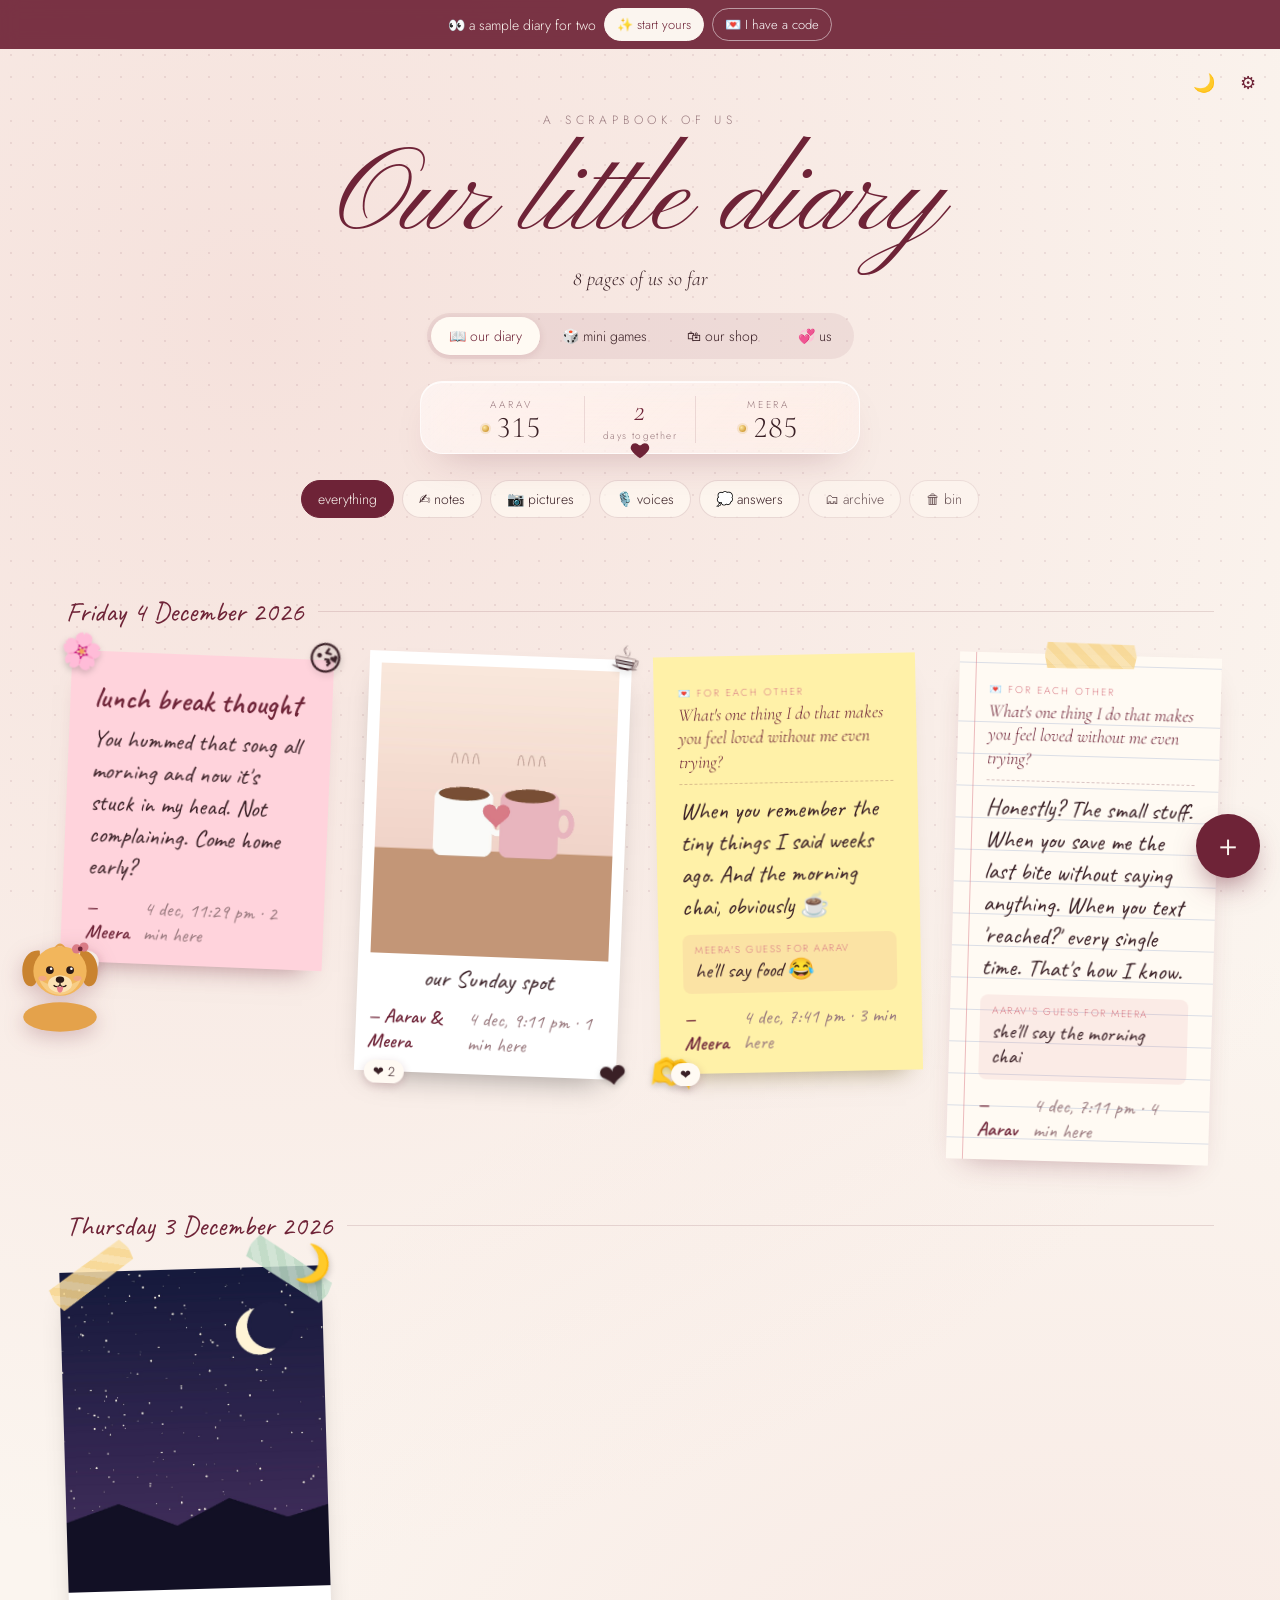
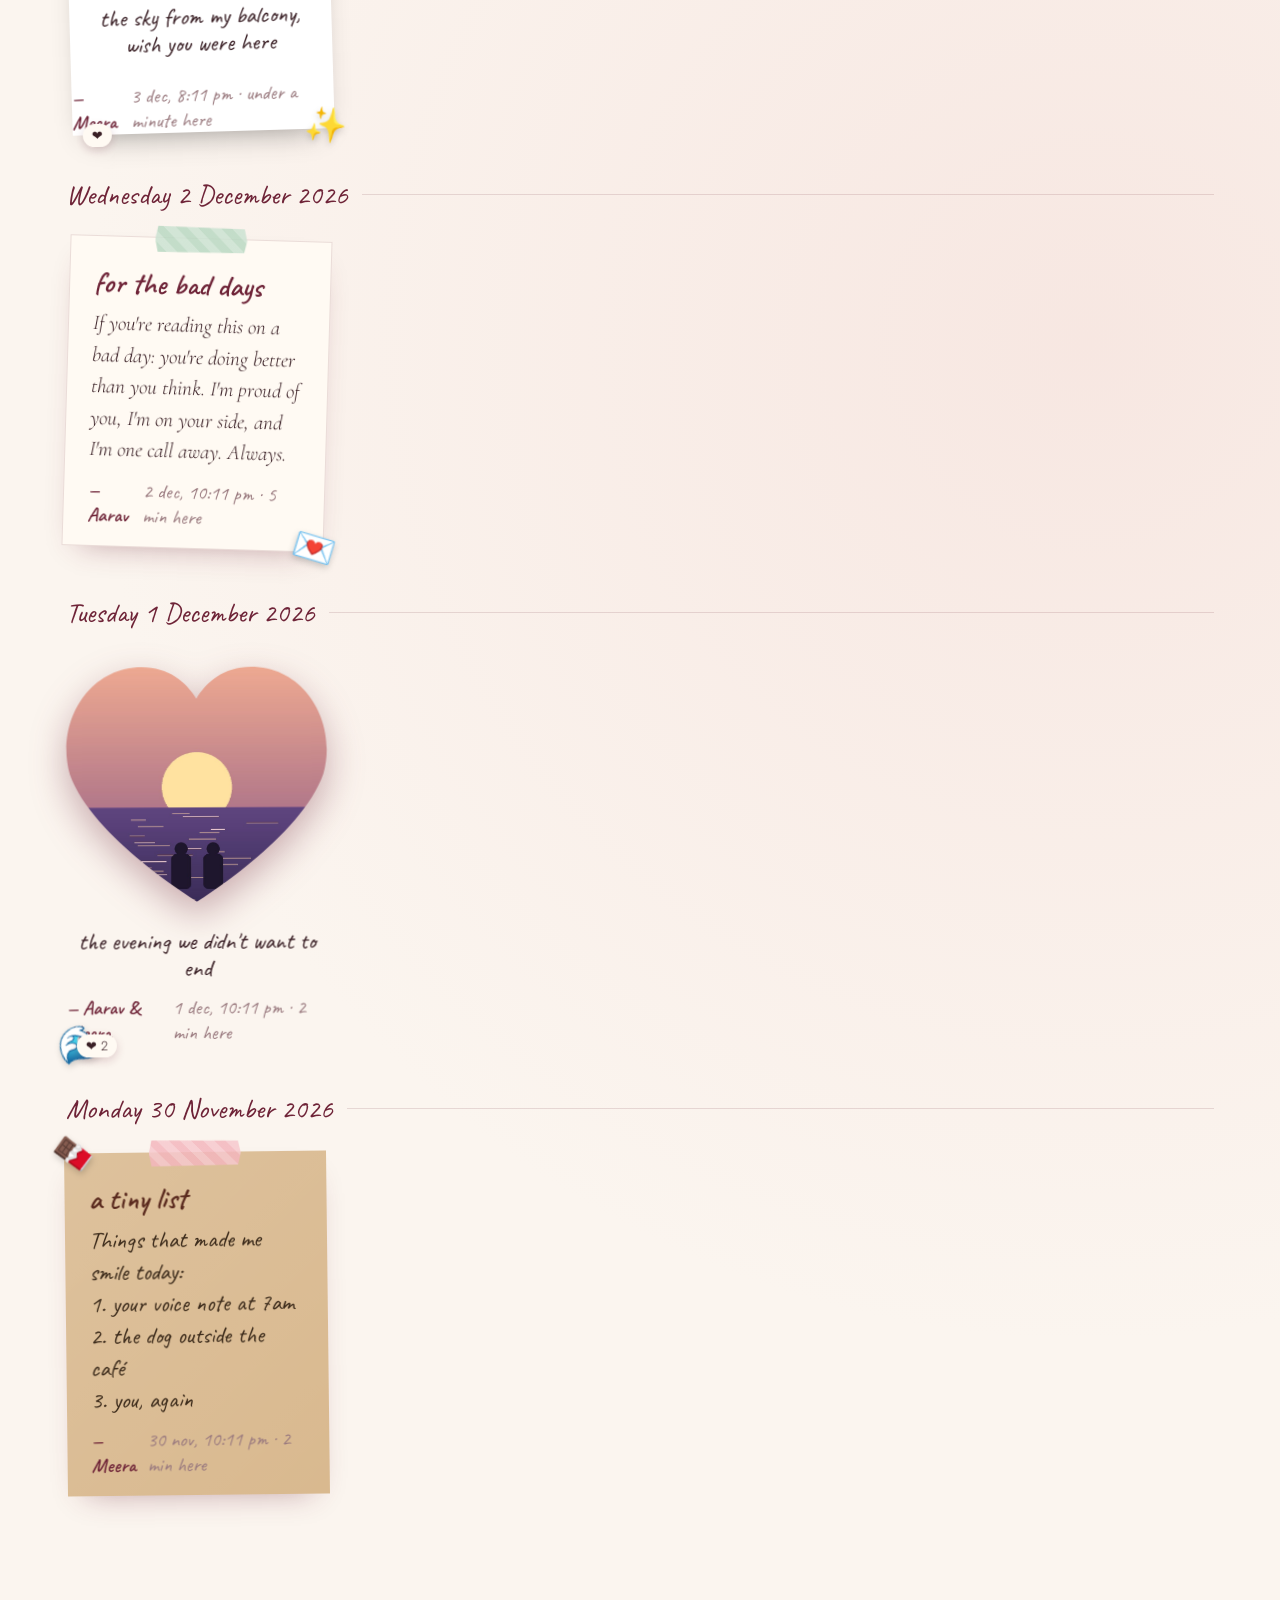
<file: app/index.html>
<!doctype html>
<html lang="en">
<head>
<meta charset="utf-8">
<meta name="viewport" content="width=device-width, initial-scale=1, viewport-fit=cover">
<link rel="manifest" href="manifest.webmanifest">
<link rel="apple-touch-icon" href="../apple-touch-icon.png">
<meta name="apple-mobile-web-app-capable" content="yes">
<meta name="mobile-web-app-capable" content="yes">
<meta name="apple-mobile-web-app-title" content="Us ♥">
<meta name="apple-mobile-web-app-status-bar-style" content="default">
<title>Our Diary</title>
<link rel="preconnect" href="https://fonts.googleapis.com">
<link rel="preconnect" href="https://fonts.gstatic.com" crossorigin>
<link href="https://fonts.googleapis.com/css2?family=Caveat:wght@400;600&family=Cormorant+Garamond:ital,wght@0,400;0,500;1,400&family=Pinyon+Script&family=Jost:wght@300;400;500&display=swap" rel="stylesheet">
<link rel="stylesheet" href="diary.css?v=2026111301">
<script src="theme.js?v=2026111301"></script>
</head>
<body>

<div class="cursor" id="cursor"><svg viewBox="0 0 24 24"><path fill="currentColor" d="M12 21s-7.5-4.6-9.6-9.2C.9 8.4 3 4.5 6.7 4.5c2.1 0 3.6 1.2 4.3 2.4h2c.7-1.2 2.2-2.4 4.3-2.4 3.7 0 5.8 3.9 4.3 7.3C19.5 16.4 12 21 12 21z"/></svg></div>

<header class="top">
  <a class="back" href="love.html">← our page</a>
  <button class="icon-btn theme-btn" data-theme-toggle aria-label="Switch theme">🌙</button>
  <button class="icon-btn" id="settingsBtn" aria-label="Settings">⚙</button>
  <div class="title-wrap">
    <div class="eyebrow">a scrapbook of us</div>
    <h1>Our little diary</h1>
    <p class="sub" id="sub">notes, pictures &amp; voices, kept forever</p>
  </div>
  <nav class="sections">
    <a class="section on" href="./">📖 our diary</a>
    <a class="section" href="games.html">🎲 mini games</a>
    <a class="section" href="shop.html">🛍 our shop</a>
    <a class="section" href="us.html">💞 us</a>
  </nav>
  <div class="glass-dock">
    <button type="button" class="goldie-bar" id="goldieBar" hidden aria-label="Goldie points"></button>
    <div class="call-widget" id="callWidget" hidden></div>
  </div>
  <nav class="filters" id="filters">
    <button class="chip on" data-f="all">everything</button>
    <button class="chip" data-f="note">✍️ notes</button>
    <button class="chip" data-f="photo">📷 pictures</button>
    <button class="chip" data-f="voice">🎙️ voices</button>
    <button class="chip" data-f="answers">💭 answers</button>
    <button class="chip quiet" data-f="archive">🗂 archive</button>
    <button class="chip quiet" data-f="bin" id="binChip">🗑 bin</button>
  </nav>
</header>

<main id="book">
  <p class="loading">opening the diary…</p>
</main>

<button class="fab" id="fab" aria-label="Add a page">＋</button>

<!-- ============ COMPOSER ============ -->
<div class="sheet-back" id="composerBack" hidden>
  <form class="sheet" id="composer" autocomplete="off">
    <div class="sheet-head">
      <h2>A new page</h2>
      <button type="button" class="icon-btn close" data-close>✕</button>
    </div>

    <div class="prompt-banner" id="promptBanner" hidden></div>

    <div class="label">from</div>
    <div class="choices" data-choice="from">
      <button type="button" class="choice on" data-v="me" id="fromMe">me</button>
      <button type="button" class="choice" data-v="together">us, together ♥</button>
    </div>

    <div class="tabs" role="tablist">
      <button type="button" class="tab on" data-type="note">✍️ Note</button>
      <button type="button" class="tab" data-type="photo">📷 Picture</button>
      <button type="button" class="tab" data-type="voice">🎙️ Voice</button>
    </div>

    <!-- note -->
    <section class="pane" data-pane="note">
      <input class="field" name="title" id="titleField" placeholder="A title (optional)" maxlength="80">
      <textarea class="field hand" name="text" rows="6" placeholder="Dear you…"></textarea>
      <div class="label">paper</div>
      <div class="choices" data-choice="paper">
        <button type="button" class="choice on" data-v="lined">lined</button>
        <button type="button" class="choice" data-v="sticky">sticky note</button>
        <button type="button" class="choice" data-v="pink">pink sticky</button>
        <button type="button" class="choice" data-v="kraft">kraft</button>
        <button type="button" class="choice" data-v="letter">letter</button>
      </div>
    </section>

    <!-- photo -->
    <section class="pane" data-pane="photo" hidden>
      <button type="button" class="pick-btn one" id="camBtn"><span>📸</span><b id="camBtnLabel">add pictures</b><small>take as many as you like or pick from your photos · zoom in · choose the ones to send</small></button>
      <input type="file" accept="image/*,video/*" id="photoInput" multiple hidden>
      <div class="tray" id="photoTray" hidden></div>
      <p class="hint tray-hint" id="trayHint" hidden></p>
      <video id="videoPreview" controls playsinline muted hidden></video>
      <button type="button" class="flip-btn" id="flipBtn" hidden>↔ flip the pictures</button>
      <div id="vshapeBlock" hidden><div class="label">show the video as</div>
        <div class="choices" data-choice="vshape"><button type="button" class="choice" data-v="wide">▭ landscape</button><button type="button" class="choice" data-v="tall">▯ portrait</button></div></div>
      <input class="field" name="caption" placeholder="A caption" maxlength="120">
      <div class="label">frame</div>
      <div class="choices" data-choice="frame">
        <button type="button" class="choice on" data-v="polaroid">polaroid</button>
        <button type="button" class="choice" data-v="tape">taped</button>
        <button type="button" class="choice" data-v="film">film</button>
        <button type="button" class="choice" data-v="heart">heart</button>
        <button type="button" class="choice" data-v="stamp">stamp</button>
      </div>
    </section>

    <!-- voice -->
    <section class="pane" data-pane="voice" hidden>
      <div class="recorder">
        <button type="button" class="rec-btn" id="recBtn" aria-label="Record"><span></span></button>
        <div class="rec-time" id="recTime">tap to record</div>
        <audio id="recPreview" controls hidden></audio>
      </div>
      <input class="field" name="voiceTitle" placeholder="What's this about?" maxlength="80">
    </section>

    <div id="guessBlock" hidden>
      <label class="label" id="guessLabel" for="guessField">and what do you think they would say?</label>
      <textarea class="field hand" name="guess" id="guessField" rows="2" placeholder="my guess…"></textarea>
    </div>

    <div class="label">stickers <small>(up to 4)</small></div>
    <div class="stickers" id="stickerPicker"></div>

    <div class="label">preview <small>(how it'll look on the wall)</small></div>
    <div class="live-preview" id="livePreview" aria-hidden="true"></div>

    <div class="sheet-foot">
      <span class="status" id="status"></span>
      <button type="submit" class="save" id="saveBtn">Stick it in ♥</button>
    </div>
  </form>
</div>

<!-- ============ SETTINGS ============ -->
<div class="sheet-back" id="settingsBack" hidden>
  <form class="sheet small" id="settings" autocomplete="off">
    <div class="sheet-head">
      <h2>This phone</h2>
      <button type="button" class="icon-btn close" data-close>✕</button>
    </div>
    <div class="label">whose phone is this?</div>
    <div class="choices" id="whoChoices"></div>

    <div id="coupleBlock">
      <div class="label">🔑 our code</div>
      <p class="help">This code opens your diary. Send it (or the link) to your partner so you share it. Anyone with it can read the diary, so only to them.</p>
      <div class="topic-row"><code id="coupleCode"></code><button type="button" class="choice" id="shareCodeBtn">💌 send the link</button></div>
    </div>

    <div id="accountBlock">
      <div class="label">🚪 log out or delete account</div>
      <p class="help">Logging out takes this phone out of the diary; your code brings it back. Deleting removes the diary for both of you: every page, picture and voice note, forever.</p>
      <div class="topic-row"><button type="button" class="choice" id="logoutBtn">🚪 Log out</button>
        <button type="button" class="choice danger" id="deleteBtn">🗑 Delete account</button></div>
    </div>

    <label class="label" id="ftLabel" for="ftInput">their FaceTime</label>
    <input class="field" id="ftInput" placeholder="phone number or Apple ID email" autocomplete="off" inputmode="email">
    <p class="help ft-help">For the 🎥 call button. It's saved on this phone only, never in the diary.</p>

    <div id="pageBlock">
      <div class="label">💌 our page</div>
      <p class="help">Your own scroll page: the names you call each other typed out at the top, then your pictures sliding past.</p>
      <button type="button" class="choice" id="editPageBtn">✏️ make our page</button>
    </div>

    <div id="notifyBlock">
      <div class="label">🔔 notifications</div>
      <p class="help" id="pushHelp"></p>
      <button type="button" class="choice" id="pushBtn" hidden>🔔 turn on notifications</button>
    </div>


    <div class="sheet-foot">
      <span class="status" id="settingsStatus"></span>
      <button type="submit" class="save">Save</button>
    </div>
  </form>
</div>

<!-- ============ ONE POST, OPENED (replies live here, not on the wall) ============ -->
<div class="sheet-back" id="postBack" hidden>
  <div class="sheet post-sheet" role="dialog" aria-label="A page">
    <div class="sheet-head">
      <h2 id="postTitle">A page</h2>
      <button type="button" class="icon-btn close" data-close>✕</button>
    </div>
    <div class="post-card" id="postCard"></div>
    <div class="post-actions" id="postActions"></div>
    <div class="label replies-label" id="repliesLabel">replies</div>
    <div class="replies" id="replies"></div>
    <form class="reply-form" id="replyForm" autocomplete="off">
      <div class="reply-attach" id="replyAttach" hidden></div>
      <div class="reply-row">
        <label class="reply-tool" title="Reply with a picture or a video" aria-label="Reply with a picture or a video">📷<input type="file" accept="image/*,video/*" id="replyPhoto" hidden></label>
        <button type="button" class="reply-tool" id="replyRec" title="Reply with a voice note" aria-label="Record a voice reply">🎙</button>
        <textarea class="field reply-text" id="replyText" rows="1" placeholder="write a reply…" maxlength="2000"></textarea>
        <button type="submit" class="reply-send" id="replySend" aria-label="Send reply">➤</button>
      </div>
      <div class="status" id="replyStatus"></div>
    </form>
  </div>
</div>

<!-- ============ LIGHTBOX ============ -->
<div class="lightbox" id="lightbox" hidden>
  <button type="button" class="lb-close" aria-label="Close">✕</button>
  <img alt="">
  <div class="lightbox-actions">
    <button type="button" class="save" id="lbDownload">⬇ download</button>
    <button type="button" class="ghost" id="lbShare" hidden>↗ share / save to Photos</button>
  </div>
</div>

<script src="vault.js?v=2026111301"></script>
<script src="couple.js?v=2026111301"></script>
<script src="demo.js?v=2026111301"></script>
<script src="goldies.js?v=2026111301"></script>
<script src="core.js?v=2026111301"></script>
<script src="questions.js?v=2026111301"></script>
<script src="shop-items.js?v=2026111301"></script>
<script src="goldiee.js?v=2026111301"></script>
<script src="diary.js?v=2026111301"></script>
<script src="post.js?v=2026111301"></script>
<script src="calls.js?v=2026111301"></script>
</body>
</html>
</file>
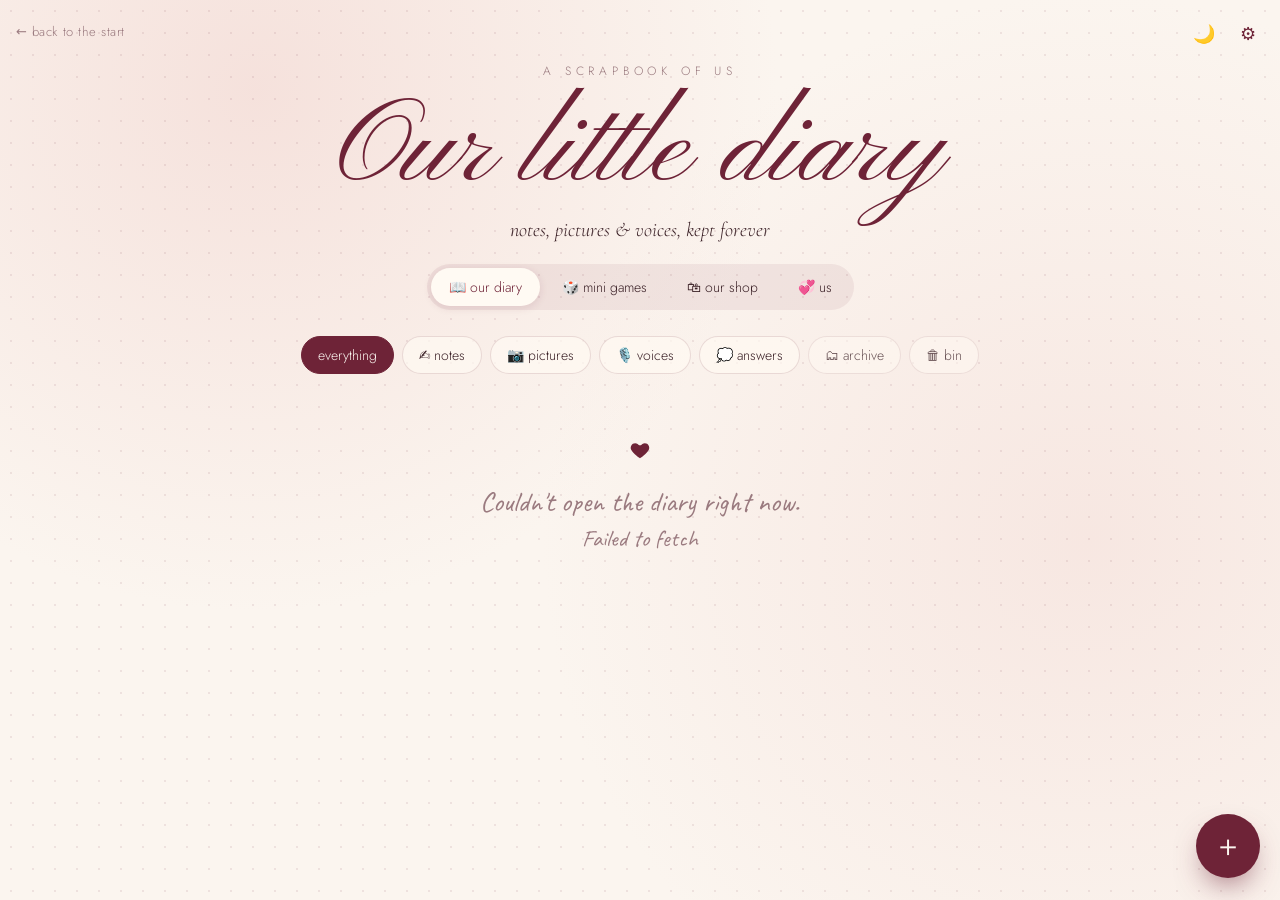
<file: diary/index.html>
<!doctype html>
<html lang="en">
<head>
<meta charset="utf-8">
<meta name="viewport" content="width=device-width, initial-scale=1, viewport-fit=cover">
<link rel="manifest" href="../manifest.webmanifest">
<link rel="apple-touch-icon" href="../apple-touch-icon.png">
<meta name="apple-mobile-web-app-capable" content="yes">
<meta name="mobile-web-app-capable" content="yes">
<meta name="apple-mobile-web-app-title" content="Us ♥">
<meta name="apple-mobile-web-app-status-bar-style" content="default">
<title>Our Diary</title>
<link rel="preconnect" href="https://fonts.googleapis.com">
<link rel="preconnect" href="https://fonts.gstatic.com" crossorigin>
<link href="https://fonts.googleapis.com/css2?family=Caveat:wght@400;600&family=Cormorant+Garamond:ital,wght@0,400;0,500;1,400&family=Pinyon+Script&family=Jost:wght@300;400;500&display=swap" rel="stylesheet">
<link rel="stylesheet" href="diary.css?v=2026111301">
<script src="theme.js?v=2026111301"></script>
</head>
<body>

<div class="cursor" id="cursor"><svg viewBox="0 0 24 24"><path fill="currentColor" d="M12 21s-7.5-4.6-9.6-9.2C.9 8.4 3 4.5 6.7 4.5c2.1 0 3.6 1.2 4.3 2.4h2c.7-1.2 2.2-2.4 4.3-2.4 3.7 0 5.8 3.9 4.3 7.3C19.5 16.4 12 21 12 21z"/></svg></div>

<header class="top">
  <a class="back" href="../">← back to the start</a>
  <button class="icon-btn theme-btn" data-theme-toggle aria-label="Switch theme">🌙</button>
  <button class="icon-btn" id="settingsBtn" aria-label="Settings">⚙</button>
  <div class="title-wrap">
    <div class="eyebrow">a scrapbook of us</div>
    <h1>Our little diary</h1>
    <p class="sub" id="sub">notes, pictures &amp; voices, kept forever</p>
  </div>
  <nav class="sections">
    <a class="section on" href="./">📖 our diary</a>
    <a class="section" href="games.html">🎲 mini games</a>
    <a class="section" href="shop.html">🛍 our shop</a>
    <a class="section" href="us.html">💞 us</a>
  </nav>
  <div class="glass-dock">
    <button type="button" class="goldie-bar" id="goldieBar" hidden aria-label="Goldie points"></button>
    <div class="call-widget" id="callWidget" hidden></div>
  </div>
  <nav class="filters" id="filters">
    <button class="chip on" data-f="all">everything</button>
    <button class="chip" data-f="note">✍️ notes</button>
    <button class="chip" data-f="photo">📷 pictures</button>
    <button class="chip" data-f="voice">🎙️ voices</button>
    <button class="chip" data-f="answers">💭 answers</button>
    <button class="chip quiet" data-f="archive">🗂 archive</button>
    <button class="chip quiet" data-f="bin" id="binChip">🗑 bin</button>
  </nav>
</header>

<main id="book">
  <p class="loading">opening the diary…</p>
</main>

<button class="fab" id="fab" aria-label="Add a page">＋</button>

<!-- ============ COMPOSER ============ -->
<div class="sheet-back" id="composerBack" hidden>
  <form class="sheet" id="composer" autocomplete="off">
    <div class="sheet-head">
      <h2>A new page</h2>
      <button type="button" class="icon-btn close" data-close>✕</button>
    </div>

    <div class="prompt-banner" id="promptBanner" hidden></div>

    <div class="label">from</div>
    <div class="choices" data-choice="from">
      <button type="button" class="choice on" data-v="me" id="fromMe">me</button>
      <button type="button" class="choice" data-v="together">us, together ♥</button>
    </div>

    <div class="tabs" role="tablist">
      <button type="button" class="tab on" data-type="note">✍️ Note</button>
      <button type="button" class="tab" data-type="photo">📷 Picture</button>
      <button type="button" class="tab" data-type="voice">🎙️ Voice</button>
    </div>

    <!-- note -->
    <section class="pane" data-pane="note">
      <input class="field" name="title" id="titleField" placeholder="A title (optional)" maxlength="80">
      <textarea class="field hand" name="text" rows="6" placeholder="Dear you…"></textarea>
      <div class="label">paper</div>
      <div class="choices" data-choice="paper">
        <button type="button" class="choice on" data-v="lined">lined</button>
        <button type="button" class="choice" data-v="sticky">sticky note</button>
        <button type="button" class="choice" data-v="pink">pink sticky</button>
        <button type="button" class="choice" data-v="kraft">kraft</button>
        <button type="button" class="choice" data-v="letter">letter</button>
      </div>
    </section>

    <!-- photo -->
    <section class="pane" data-pane="photo" hidden>
      <button type="button" class="pick-btn one" id="camBtn"><span>📸</span><b id="camBtnLabel">add pictures</b><small>take as many as you like or pick from your photos · zoom in · choose the ones to send</small></button>
      <input type="file" accept="image/*,video/*" id="photoInput" multiple hidden>
      <div class="tray" id="photoTray" hidden></div>
      <p class="hint tray-hint" id="trayHint" hidden></p>
      <video id="videoPreview" controls playsinline muted hidden></video>
      <button type="button" class="flip-btn" id="flipBtn" hidden>↔ flip the pictures</button>
      <div id="vshapeBlock" hidden><div class="label">show the video as</div>
        <div class="choices" data-choice="vshape"><button type="button" class="choice" data-v="wide">▭ landscape</button><button type="button" class="choice" data-v="tall">▯ portrait</button></div></div>
      <input class="field" name="caption" placeholder="A caption" maxlength="120">
      <div class="label">frame</div>
      <div class="choices" data-choice="frame">
        <button type="button" class="choice on" data-v="polaroid">polaroid</button>
        <button type="button" class="choice" data-v="tape">taped</button>
        <button type="button" class="choice" data-v="film">film</button>
        <button type="button" class="choice" data-v="heart">heart</button>
        <button type="button" class="choice" data-v="stamp">stamp</button>
      </div>
    </section>

    <!-- voice -->
    <section class="pane" data-pane="voice" hidden>
      <div class="recorder">
        <button type="button" class="rec-btn" id="recBtn" aria-label="Record"><span></span></button>
        <div class="rec-time" id="recTime">tap to record</div>
        <audio id="recPreview" controls hidden></audio>
      </div>
      <input class="field" name="voiceTitle" placeholder="What's this about?" maxlength="80">
    </section>

    <div id="guessBlock" hidden>
      <label class="label" id="guessLabel" for="guessField">and what do you think they would say?</label>
      <textarea class="field hand" name="guess" id="guessField" rows="2" placeholder="my guess…"></textarea>
    </div>

    <div class="label">stickers <small>(up to 4)</small></div>
    <div class="stickers" id="stickerPicker"></div>

    <div class="label">preview <small>(how it'll look on the wall)</small></div>
    <div class="live-preview" id="livePreview" aria-hidden="true"></div>

    <div class="sheet-foot">
      <span class="status" id="status"></span>
      <button type="submit" class="save" id="saveBtn">Stick it in ♥</button>
    </div>
  </form>
</div>

<!-- ============ SETTINGS ============ -->
<div class="sheet-back" id="settingsBack" hidden>
  <form class="sheet small" id="settings" autocomplete="off">
    <div class="sheet-head">
      <h2>This phone</h2>
      <button type="button" class="icon-btn close" data-close>✕</button>
    </div>
    <div class="label">whose phone is this?</div>
    <div class="choices" id="whoChoices"></div>

    <div id="keyBlock">
      <p class="help">The diary needs to be unlocked once on each phone. Open the setup link you were sent, or paste the diary key here.</p>
      <label class="label" for="keyInput">diary key</label>
      <input class="field" id="keyInput" type="password" placeholder="github_pat_…">
    </div>

    <div id="pairBlock" hidden>
      <p class="help">✓ This phone can write in the diary.<br>To set up the other phone, send this link. Opening it once unlocks the diary there, with nothing to type.</p>
      <button type="button" class="choice" id="copyLinkBtn">📋 copy the setup link</button>
    </div>

    <div id="vaultSetupBlock" hidden>
      <div class="label">🔐 lock everything with a secret word</div>
      <p class="help">Right now anyone can read the diary and see the photos. This encrypts every page, picture, voice note and love-page photo, so the repo only holds scrambled files.
        After this, each phone just types the secret word. No more setup links. Pick something long only you two know, like a short sentence. <b>If you both forget it, nothing can be recovered.</b></p>
      <input class="field" id="passInput" type="password" placeholder="secret word" autocomplete="new-password">
      <input class="field" id="passInput2" type="password" placeholder="type it again" autocomplete="new-password">
      <button type="button" class="choice" id="vaultOnBtn">🔐 encrypt everything now</button>
    </div>

    <div id="vaultOnBlock" hidden>
      <p class="help">🔐 Everything is encrypted with your secret word. The other phone only needs the secret word to come in.</p>
      <details class="replace-key"><summary>replace the GitHub key (when it expires)</summary>
        <input class="field" id="newKeyInput" type="password" placeholder="new github_pat_…">
        <button type="button" class="choice" id="replaceKeyBtn">save new key</button>
      </details>
    </div>

    <label class="label" id="ftLabel" for="ftInput">their FaceTime</label>
    <input class="field" id="ftInput" placeholder="phone number or Apple ID email" autocomplete="off" inputmode="email">
    <p class="help ft-help">For the 🎥 call button. It's saved on this phone only, never in the diary.</p>

    <div id="notifyBlock">
      <div class="label">🔔 notifications</div>
      <p class="help" id="pushHelp"></p>
      <button type="button" class="choice" id="pushBtn" hidden>🔔 turn on notifications</button>
    </div>

    <div id="inviteBlock" hidden>
      <div class="label">💌 invite a couple</div>
      <p class="help">Make a link for another couple to start their own diary. It's completely separate from ours (we never see theirs, they never see ours), and each link works once.</p>
      <input class="field" id="inviteLabel" placeholder="who it's for, e.g. Rahul &amp; Priya" maxlength="60" autocomplete="off">
      <button type="button" class="choice" id="inviteBtn">💌 make an invite link</button>
      <div class="topic-row" id="inviteResult" hidden><code id="inviteLink"></code><button type="button" class="choice" id="inviteShareBtn">send it</button></div>
    </div>

    <div class="sheet-foot">
      <button type="button" class="link-btn" id="forgetBtn">lock this phone</button>
      <span class="status" id="settingsStatus"></span>
      <button type="submit" class="save">Save</button>
    </div>
  </form>
</div>

<!-- ============ ONE POST, OPENED (replies live here, not on the wall) ============ -->
<div class="sheet-back" id="postBack" hidden>
  <div class="sheet post-sheet" role="dialog" aria-label="A page">
    <div class="sheet-head">
      <h2 id="postTitle">A page</h2>
      <button type="button" class="icon-btn close" data-close>✕</button>
    </div>
    <div class="post-card" id="postCard"></div>
    <div class="post-actions" id="postActions"></div>
    <div class="label replies-label" id="repliesLabel">replies</div>
    <div class="replies" id="replies"></div>
    <form class="reply-form" id="replyForm" autocomplete="off">
      <div class="reply-attach" id="replyAttach" hidden></div>
      <div class="reply-row">
        <label class="reply-tool" title="Reply with a picture or a video" aria-label="Reply with a picture or a video">📷<input type="file" accept="image/*,video/*" id="replyPhoto" hidden></label>
        <button type="button" class="reply-tool" id="replyRec" title="Reply with a voice note" aria-label="Record a voice reply">🎙</button>
        <textarea class="field reply-text" id="replyText" rows="1" placeholder="write a reply…" maxlength="2000"></textarea>
        <button type="submit" class="reply-send" id="replySend" aria-label="Send reply">➤</button>
      </div>
      <div class="status" id="replyStatus"></div>
    </form>
  </div>
</div>

<!-- ============ LIGHTBOX ============ -->
<div class="lightbox" id="lightbox" hidden>
  <button type="button" class="lb-close" aria-label="Close">✕</button>
  <img alt="">
  <div class="lightbox-actions">
    <button type="button" class="save" id="lbDownload">⬇ download</button>
    <button type="button" class="ghost" id="lbShare" hidden>↗ share / save to Photos</button>
  </div>
</div>

<script src="vault.js?v=2026111301"></script>
<script src="goldies.js?v=2026111301"></script>
<script src="core.js?v=2026111301"></script>
<script src="questions.js?v=2026111301"></script>
<script src="shop-items.js?v=2026111301"></script>
<script src="goldiee.js?v=2026111301"></script>
<script src="diary.js?v=2026111301"></script>
<script src="post.js?v=2026111301"></script>
<script src="calls.js?v=2026111301"></script>
</body>
</html>
</file>
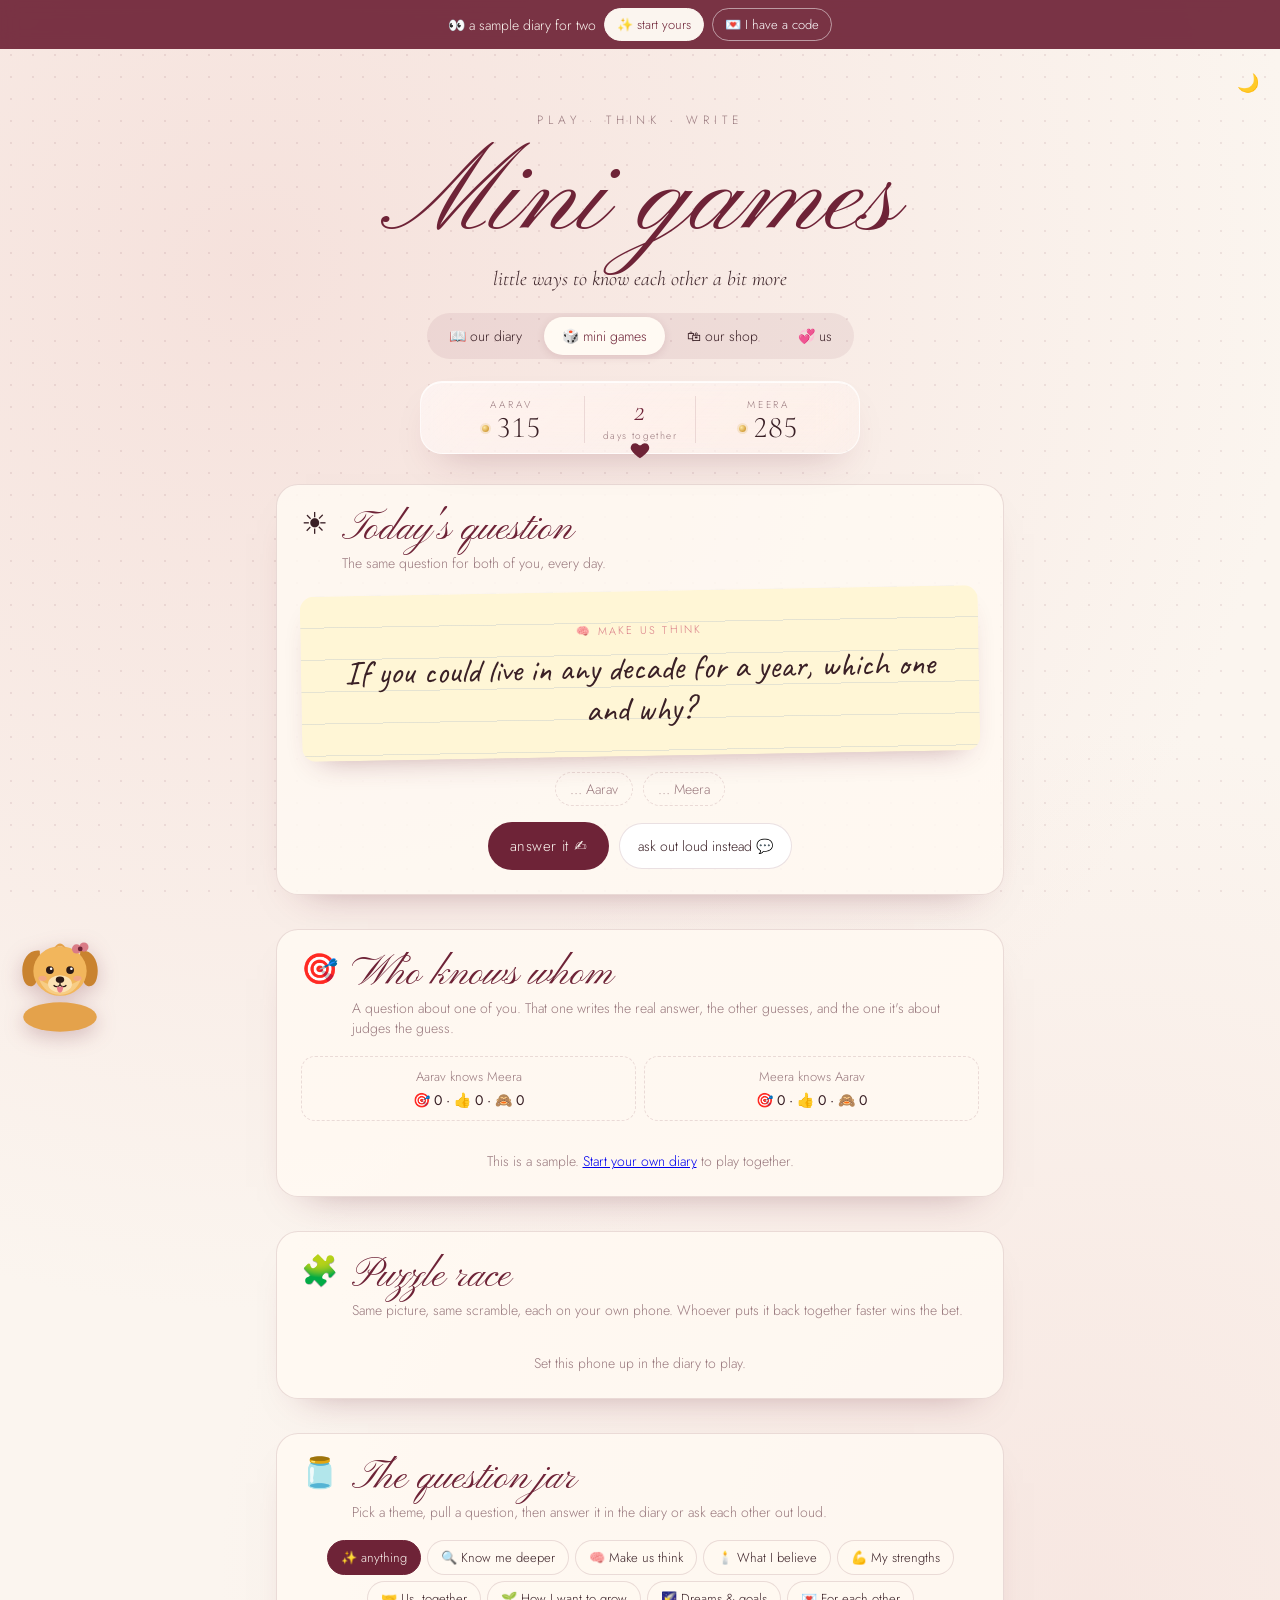
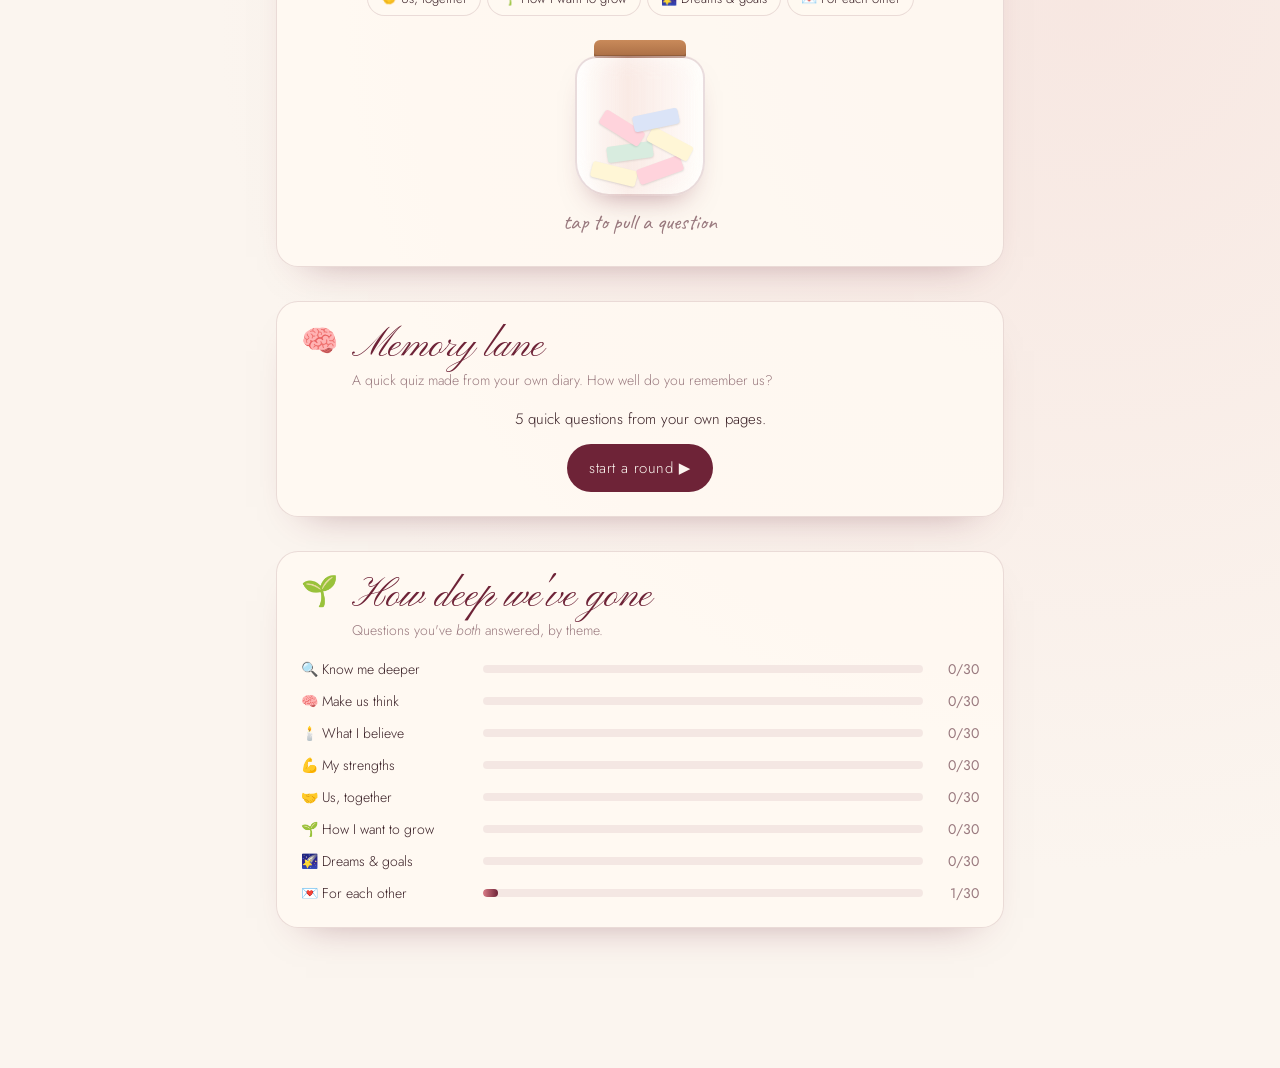
<file: app/games.html>
<!doctype html>
<html lang="en">
<head>
<meta charset="utf-8">
<meta name="viewport" content="width=device-width, initial-scale=1, viewport-fit=cover">
<link rel="manifest" href="manifest.webmanifest">
<link rel="apple-touch-icon" href="../apple-touch-icon.png">
<meta name="apple-mobile-web-app-capable" content="yes">
<meta name="mobile-web-app-capable" content="yes">
<meta name="apple-mobile-web-app-title" content="Us ♥">
<meta name="apple-mobile-web-app-status-bar-style" content="default">
<title>Mini Games</title>
<link rel="preconnect" href="https://fonts.googleapis.com">
<link rel="preconnect" href="https://fonts.gstatic.com" crossorigin>
<link href="https://fonts.googleapis.com/css2?family=Caveat:wght@400;600&family=Cormorant+Garamond:ital,wght@0,400;0,500;1,400&family=Pinyon+Script&family=Jost:wght@300;400;500&display=swap" rel="stylesheet">
<link rel="stylesheet" href="diary.css?v=2026111301">
<script src="theme.js?v=2026111301"></script>
</head>
<body class="games">

<div class="cursor" id="cursor"><svg viewBox="0 0 24 24"><path fill="currentColor" d="M12 21s-7.5-4.6-9.6-9.2C.9 8.4 3 4.5 6.7 4.5c2.1 0 3.6 1.2 4.3 2.4h2c.7-1.2 2.2-2.4 4.3-2.4 3.7 0 5.8 3.9 4.3 7.3C19.5 16.4 12 21 12 21z"/></svg></div>

<header class="top">
  <a class="back" href="love.html">← our page</a>
  <button class="icon-btn theme-btn" data-theme-toggle aria-label="Switch theme">🌙</button>
  <div class="title-wrap">
    <div class="eyebrow">play · think · write</div>
    <h1>Mini games</h1>
    <p class="sub">little ways to know each other a bit more</p>
  </div>
  <nav class="sections">
    <a class="section" href="./">📖 our diary</a>
    <a class="section on" href="games.html">🎲 mini games</a>
    <a class="section" href="shop.html">🛍 our shop</a>
    <a class="section" href="us.html">💞 us</a>
  </nav>
  <div class="glass-dock">
    <button type="button" class="goldie-bar" id="goldieBar" hidden aria-label="Goldie points"></button>
    <button type="button" class="ping-btn" id="pingBtn" data-ping hidden>🔔 ping them to come and play</button>
  </div>
</header>

<main class="games-main">

  <!-- TODAY'S QUESTION -->
  <section class="game today" id="today">
    <div class="game-head"><span class="game-icon">☀️</span><div><h2>Today's question</h2><p>The same question for both of you, every day.</p></div></div>
    <div class="qcard" id="todayCard"></div>
    <div class="who-answered" id="todayWho"></div>
    <div class="game-actions" id="todayActions"></div>
  </section>

  <!-- WHO KNOWS WHOM -->
  <section class="game kwho" id="kwho">
    <div class="game-head"><span class="game-icon">🎯</span><div><h2>Who knows whom</h2><p>A question about one of you. That one writes the real answer, the other guesses, and the one it's about judges the guess.</p></div></div>
    <div class="kw-score" id="kwScore"></div>
    <div class="kw-list" id="kwOpen"></div>
    <div class="game-actions" id="kwStart"></div>
    <div id="kwDone"></div>
  </section>

  <!-- PUZZLE RACE -->
  <section class="game race" id="race">
    <div class="game-head"><span class="game-icon">🧩</span><div><h2>Puzzle race</h2><p>Same picture, same scramble, each on your own phone. Whoever puts it back together faster wins the bet.</p></div></div>
    <div class="kw-list" id="raceOpen"></div>
    <div id="raceStart"></div>
    <div id="racePast"></div>
  </section>

  <!-- QUESTION JAR -->
  <section class="game jar-game">
    <div class="game-head"><span class="game-icon">🫙</span><div><h2>The question jar</h2><p>Pick a theme, pull a question, then answer it in the diary or ask each other out loud.</p></div></div>
    <div class="cats" id="cats"></div>
    <div class="jar-stage">
      <button class="jar" id="jar" aria-label="Pull a question">
        <span class="jar-lid"></span>
        <span class="jar-body"><span class="slips"><i></i><i></i><i></i><i></i><i></i><i></i></span></span>
        <span class="jar-tap">tap to pull a question</span>
      </button>
      <div class="qcard pulled" id="jarCard" hidden></div>
    </div>
    <div class="game-actions" id="jarActions" hidden></div>
  </section>

  <!-- MEMORY LANE -->
  <section class="game memory">
    <div class="game-head"><span class="game-icon">🧠</span><div><h2>Memory lane</h2><p>A quick quiz made from your own diary. How well do you remember us?</p></div></div>
    <div id="memory"></div>
  </section>

  <!-- PROGRESS -->
  <section class="game progress-game">
    <div class="game-head"><span class="game-icon">🌱</span><div><h2>How deep we've gone</h2><p>Questions you've <em>both</em> answered, by theme.</p></div></div>
    <div class="progress-list" id="progress"></div>
  </section>

</main>

<script src="vault.js?v=2026111301"></script>
<script src="couple.js?v=2026111301"></script>
<script src="demo.js?v=2026111301"></script>
<script src="goldies.js?v=2026111301"></script>
<script src="core.js?v=2026111301"></script>
<script src="questions.js?v=2026111301"></script>
<script src="shop-items.js?v=2026111301"></script>
<script src="goldiee.js?v=2026111301"></script>
<script src="games.js?v=2026111301"></script>
<script src="kwho.js?v=2026111301"></script>
<script src="race.js?v=2026111301"></script>
</body>
</html>
</file>
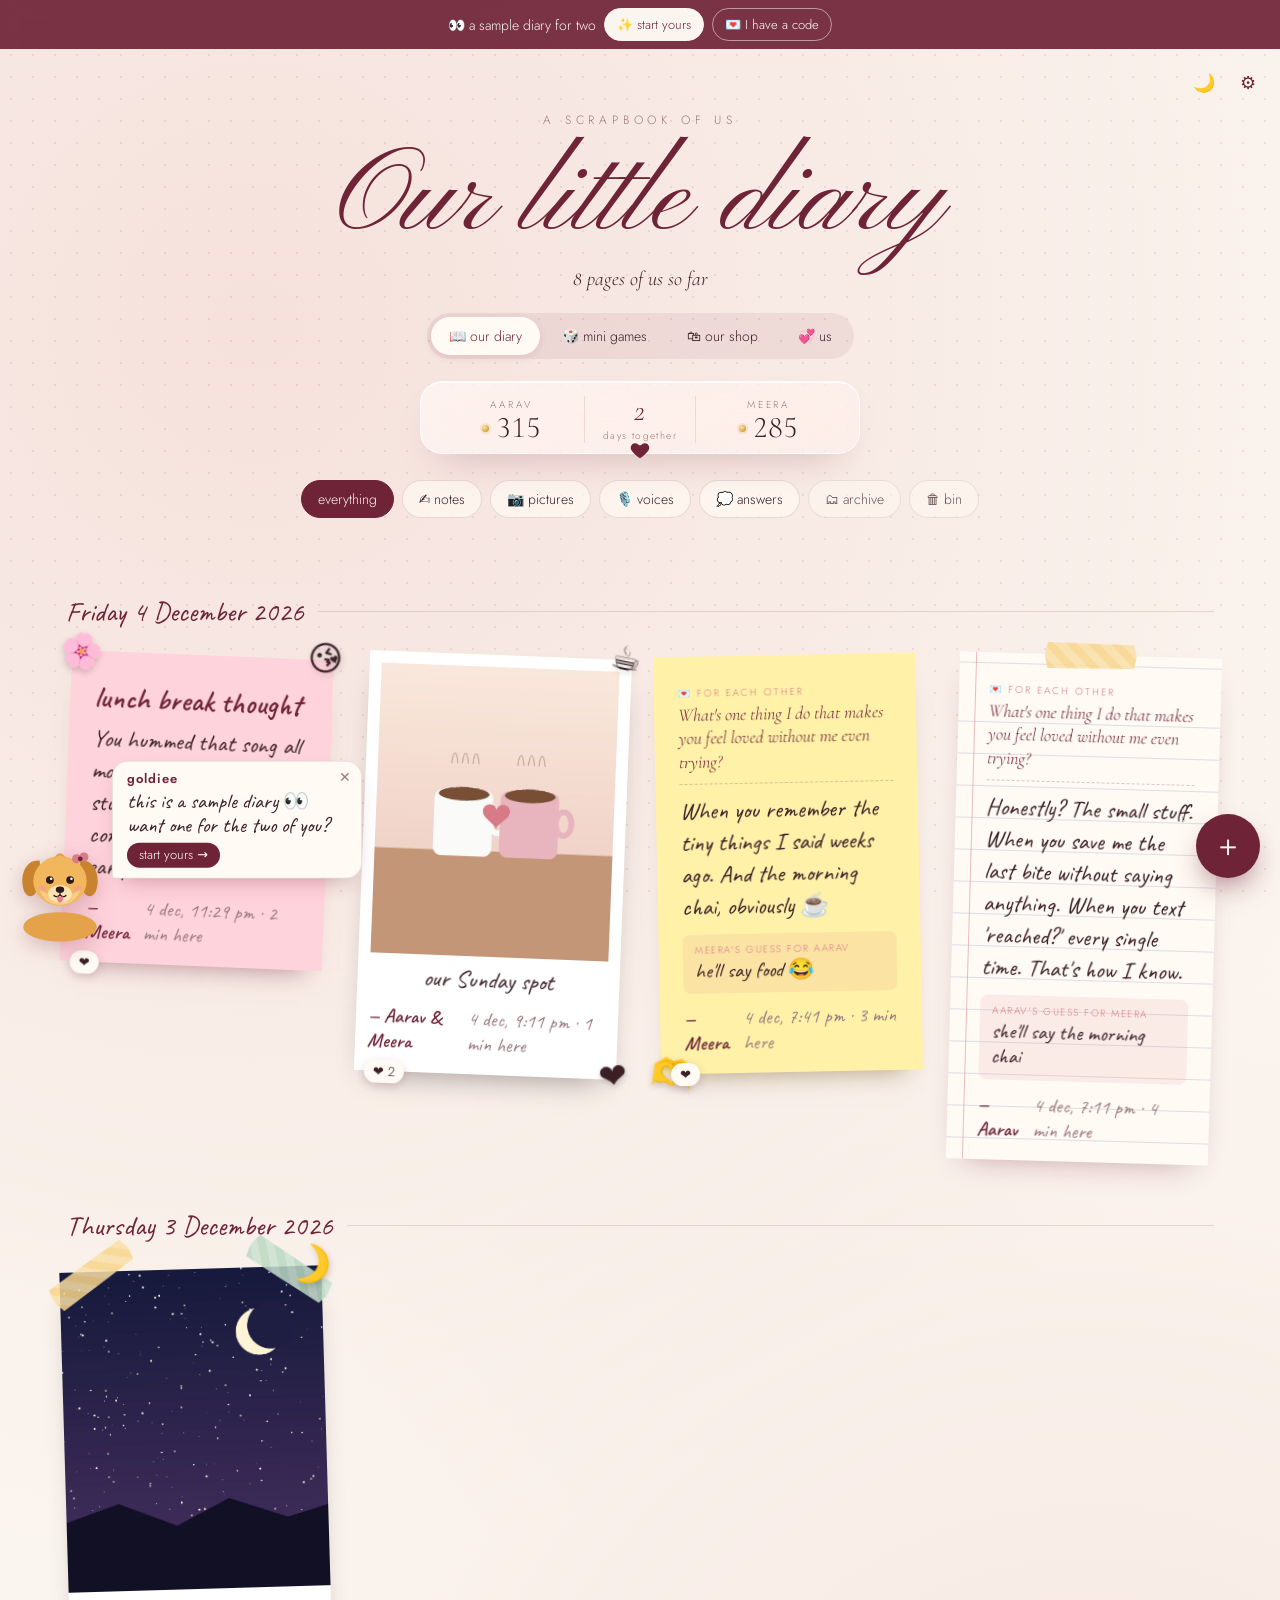
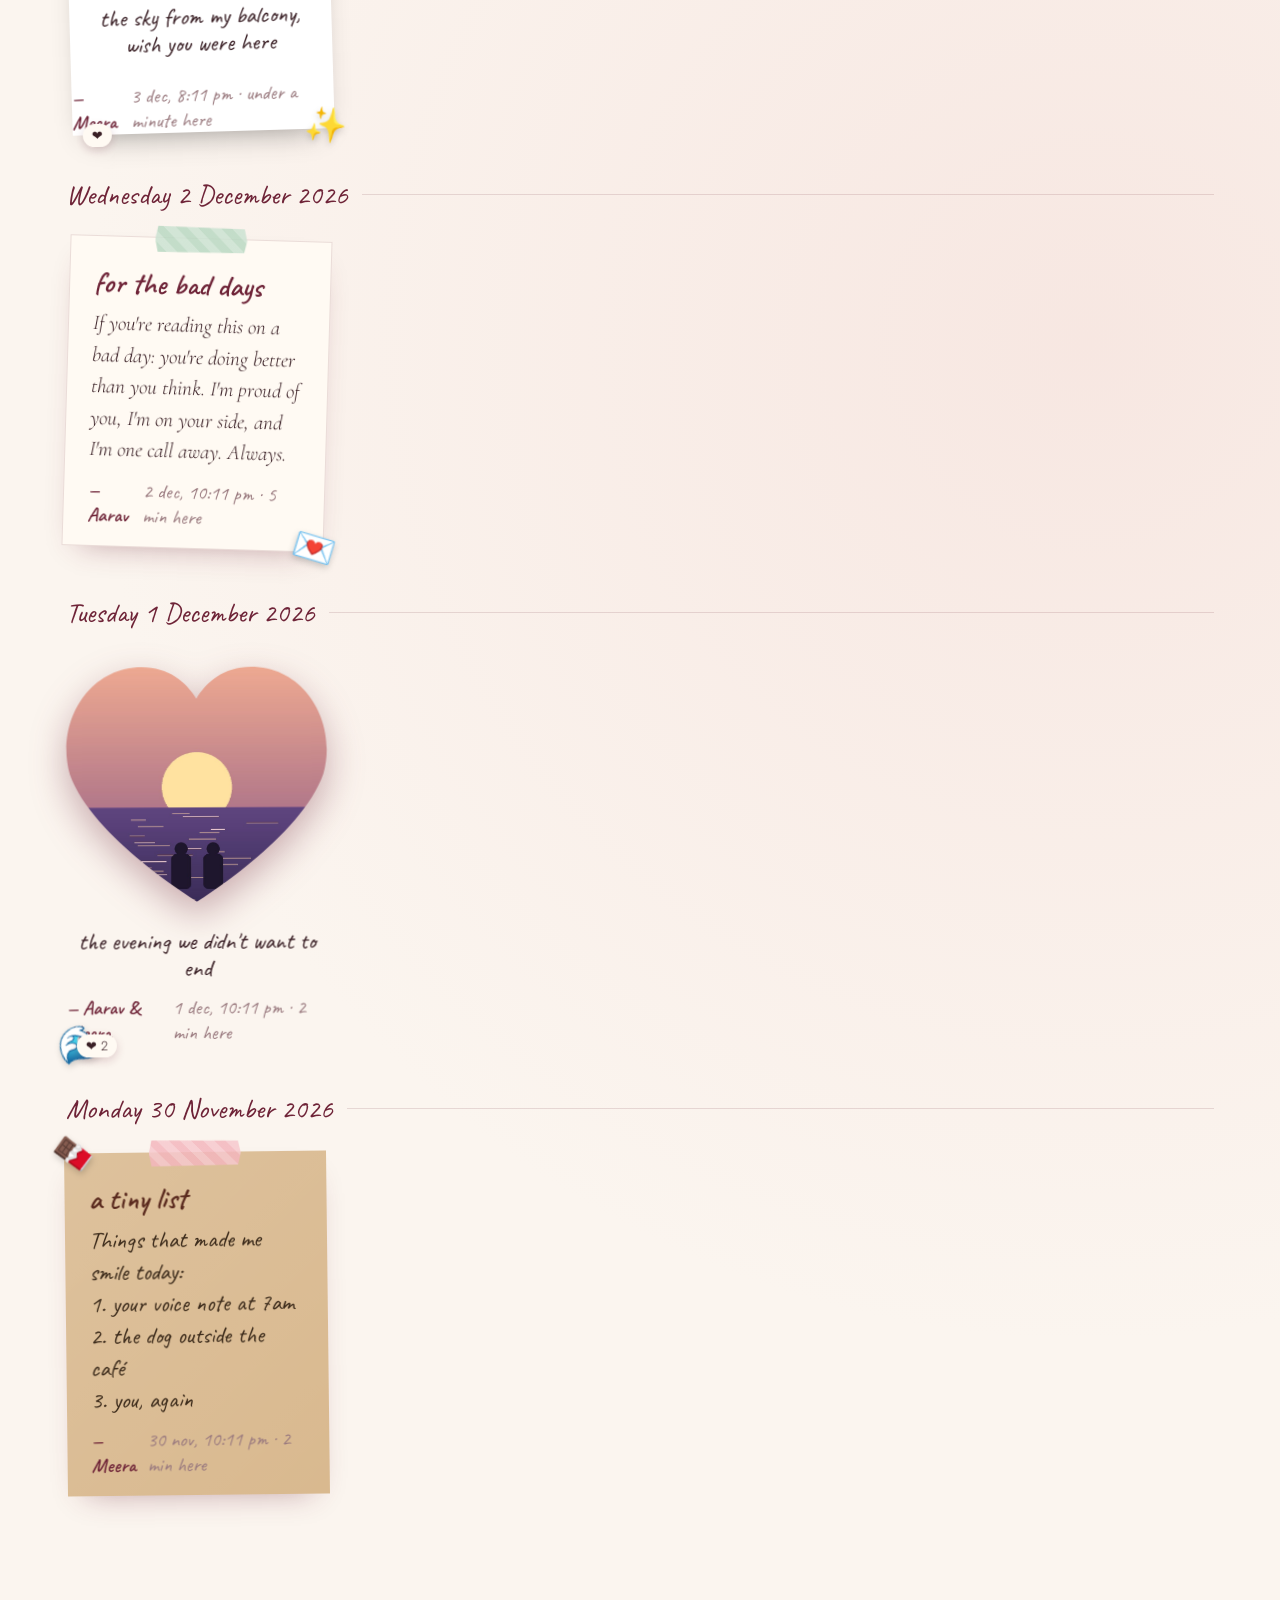
<file: app/love.html>
<!doctype html>
<html lang="en">
<head>
<meta charset="utf-8">
<meta name="viewport" content="width=device-width, initial-scale=1">
<link rel="manifest" href="manifest.webmanifest">
<link rel="apple-touch-icon" href="../apple-touch-icon.png">
<meta name="apple-mobile-web-app-capable" content="yes">
<meta name="mobile-web-app-capable" content="yes">
<meta name="apple-mobile-web-app-title" content="Us ♥">
<meta name="apple-mobile-web-app-status-bar-style" content="default">
<title>Our page</title>
<link rel="preconnect" href="https://fonts.googleapis.com">
<link rel="preconnect" href="https://fonts.gstatic.com" crossorigin>
<link href="https://fonts.googleapis.com/css2?family=Cormorant+Garamond:ital,wght@0,400;0,500;1,400;1,500&family=Pinyon+Script&family=Jost:wght@300;400&display=swap" rel="stylesheet">
<script src="theme.js?v=2026111301"></script>
<style>
  :root {
    --cream: #fbf5ef;
    --blush: #f3d9d4;
    --rose: #d97b86;
    --wine: #6e2337;
    --ink: #3a2026;
    --muted: #9a7a7f;
    --serif: "Cormorant Garamond", Georgia, serif;
    --script: "Pinyon Script", cursive;
    --sans: "Jost", system-ui, sans-serif;
  }
  * { box-sizing: border-box; margin: 0; padding: 0; }
  html { scroll-behavior: smooth; }
  body {
    background: var(--cream);
    color: var(--ink);
    font-family: var(--sans);
    font-weight: 300;
    overflow-x: hidden;
    -webkit-font-smoothing: antialiased;
  }
  @media (pointer: fine) { body, a, button { cursor: none; } }

  /* soft paper grain */
  body::before {
    content: ""; position: fixed; inset: 0; pointer-events: none; z-index: 1; opacity: .35;
    background-image: url("data:image/svg+xml,%3Csvg xmlns='http://www.w3.org/2000/svg' width='160' height='160'%3E%3Cfilter id='n'%3E%3CfeTurbulence type='fractalNoise' baseFrequency='.9' numOctaves='2'/%3E%3CfeColorMatrix values='0 0 0 0 .4 0 0 0 0 .2 0 0 0 0 .2 0 0 0 .08 0'/%3E%3C/filter%3E%3Crect width='100%25' height='100%25' filter='url(%23n)'/%3E%3C/svg%3E");
  }

  /* ---------- progress line ---------- */
  .progress { position: fixed; top: 0; left: 0; height: 2px; width: 100%; z-index: 50;
    background: linear-gradient(90deg, var(--rose), var(--wine)); transform-origin: 0 50%; transform: scaleX(0); }

  /* ---------- skip straight to the diary / games ---------- */
  .skip { position: fixed; top: max(12px, env(safe-area-inset-top)); right: 12px; z-index: 60; display: flex; align-items: center; gap: 4px;
    padding: 4px 4px 4px 12px; border-radius: 999px; background: rgba(251,245,239,.82); backdrop-filter: blur(8px); -webkit-backdrop-filter: blur(8px);
    box-shadow: 0 6px 18px -8px rgba(110,35,55,.35); font-size: 12px; opacity: 0; animation: rise .8s 1.8s forwards; }
  .skip span { color: var(--muted); letter-spacing: .15em; text-transform: uppercase; font-size: 10px; margin-right: 4px; }
  .skip a { color: var(--wine); text-decoration: none; padding: 7px 12px; border-radius: 999px; white-space: nowrap; transition: background .2s; }
  .skip a:hover { background: var(--blush); }
  .theme-toggle { border: none; background: none; font-size: 15px; width: 32px; height: 32px; border-radius: 50%; }
  .theme-toggle:hover { background: var(--blush); }

  /* ---------- dark mode: the colour tokens flip, plus a few things that sit on fixed colours ---------- */
  :root[data-theme="dark"] {
    color-scheme: dark;
    --cream: #161013; --blush: #3a1a24; --ink: #f2e4e7; --muted: #b79ca2; --wine: #f2a7b1;
  }
  :root[data-theme="dark"] body::before { opacity: .15; }
  :root[data-theme="dark"] .skip { background: rgba(34,23,25,.82); box-shadow: 0 6px 18px -8px #000; }
  :root[data-theme="dark"] .words { background: #4a1626; color: #f7e7ea; }
  :root[data-theme="dark"] .cursor.light { color: #f7e7ea; }
  :root[data-theme="dark"] .things li { border-color: rgba(243,214,219,.12); }
  :root[data-theme="dark"] .env-card p { color: #3a2026; }
  :root[data-theme="dark"] .env-card .sign { color: #6e2337; }
  :root[data-theme="dark"] .seal { background: #a33a55; color: #fbe1e4; }
  :root[data-theme="dark"] .diary-link span { background: #a33a55; color: #fff; }
  :root[data-theme="dark"] .frame .photo { box-shadow: 0 30px 60px -30px #000; }

  @media (max-width: 420px) { .skip span { display: none; } .skip { padding-left: 4px; } .skip a { padding: 7px 10px; } }

  /* ---------- intro ---------- */
  .intro {
    min-height: 100svh; display: grid; place-items: center; text-align: center; padding: 24px 16px;
    position: relative; overflow: hidden;
    background: radial-gradient(ellipse at 50% 60%, var(--blush) 0%, var(--cream) 65%);
  }
  .intro .eyebrow { font-size: 12px; letter-spacing: .4em; text-transform: uppercase; color: var(--muted); }
  .intro h1 {
    font-family: var(--script); font-weight: 400; color: var(--wine);
    font-size: clamp(72px, 16vw, 200px); line-height: 1; margin: 18px 0 10px;
  }
  .nick-line { display: block; font-size: clamp(44px, 9vw, 120px); color: var(--rose); min-height: 1.3em; margin-top: 4px; white-space: nowrap; }
  .caret { display: inline-block; width: 2px; height: .8em; margin-left: 6px; background: var(--rose); vertical-align: -.05em; animation: blink 1s steps(1) infinite; }
  @keyframes blink { 50% { opacity: 0; } }
  .intro p { font-family: var(--serif); font-style: italic; font-size: clamp(20px, 2.6vw, 28px); color: var(--ink); }
  .intro .fade { opacity: 0; transform: translateY(18px); animation: rise 1.4s cubic-bezier(.2,.7,.2,1) forwards; }
  .intro .fade:nth-child(2) { animation-delay: .3s; }
  .intro .fade:nth-child(3) { animation-delay: .7s; }
  @keyframes rise { to { opacity: 1; transform: none; } }

  .scroll-hint { position: absolute; bottom: 32px; left: 50%; transform: translateX(-50%);
    font-size: 11px; letter-spacing: .35em; text-transform: uppercase; color: var(--muted);
    display: flex; flex-direction: column; align-items: center; gap: 12px; opacity: 0; animation: rise 1s 1.4s forwards; }
  .scroll-hint span { width: 1px; height: 48px; background: linear-gradient(var(--rose), transparent); animation: drip 2s infinite; transform-origin: top; }
  @keyframes drip { 0% { transform: scaleY(0); } 50% { transform: scaleY(1); } 100% { transform: scaleY(1); opacity: 0; } }

  .petal { position: absolute; color: var(--rose); opacity: .18; animation: drift linear infinite; pointer-events: none; }
  @keyframes drift { from { transform: translateY(110vh) rotate(0); } to { transform: translateY(-20vh) rotate(360deg); } }

  /* ---------- horizontal gallery ---------- */
  .gallery { position: relative; }
  .gallery .sticky { position: sticky; top: 0; height: 100svh; overflow: hidden; display: flex; align-items: center; }
  .track { display: flex; align-items: center; gap: clamp(24px, 4vw, 64px); padding: 0 8vw; will-change: transform; }
  .panel-title { flex: 0 0 auto; width: min(80vw, 460px); }
  .panel-title small { font-size: 12px; letter-spacing: .4em; text-transform: uppercase; color: var(--muted); }
  .panel-title h2 { font-family: var(--serif); font-weight: 400; font-size: clamp(44px, 6vw, 84px); line-height: 1.02; margin-top: 16px; }
  .panel-title h2 em { font-family: var(--script); font-style: normal; color: var(--wine); font-size: 1.15em; }
  .panel-title p { margin-top: 20px; color: var(--muted); font-size: 15px; letter-spacing: .02em; }

  .frame { flex: 0 0 auto; position: relative; }
  .frame:nth-child(odd)  { transform: translateY(4vh); }
  .frame:nth-child(even) { transform: translateY(-4vh); }
  .frame .photo {
    width: clamp(260px, 34vw, 520px); height: clamp(340px, 62svh, 640px);
    overflow: hidden; border-radius: 4px; position: relative;
    box-shadow: 0 30px 60px -30px rgba(110,35,55,.45);
    background: linear-gradient(135deg, var(--blush), #e9c1bf);
  }
  .frame.wide .photo { width: clamp(300px, 46vw, 720px); height: clamp(260px, 48svh, 500px); }
  .frame .m { position: absolute; inset: 0; width: 120%; height: 100%; left: -10%; object-fit: cover; will-change: transform; transition: filter .6s, opacity .9s ease; filter: saturate(.92); }
  .frame .m.entering { opacity: 0; }
  .frame .snd { position: absolute; z-index: 2; right: 10px; bottom: 10px; width: 36px; height: 36px; border-radius: 50%; border: none;
    background: rgba(0,0,0,.45); color: #fff; font-size: 16px; backdrop-filter: blur(4px); -webkit-backdrop-filter: blur(4px); }
  .frame:hover .m { filter: saturate(1.08); }
  .frame figcaption { margin-top: 18px; font-family: var(--serif); font-style: italic; font-size: 20px; color: var(--ink); }
  .frame figcaption b { display: block; font-family: var(--sans); font-style: normal; font-weight: 400; font-size: 11px; letter-spacing: .3em; color: var(--rose); margin-bottom: 4px; }
  .panel-end { flex: 0 0 auto; width: min(70vw, 380px); font-family: var(--script); font-size: clamp(40px, 5vw, 64px); color: var(--wine); line-height: 1.1; }

  .gallery-count { position: absolute; bottom: 28px; right: 8vw; font-size: 12px; letter-spacing: .3em; color: var(--muted); }

  /* ---------- little things ---------- */
  section.things { padding: clamp(100px, 18vh, 180px) 16px; max-width: 980px; margin: 0 auto; }
  .label { font-size: 12px; letter-spacing: .4em; text-transform: uppercase; color: var(--muted); text-align: center; }
  .things h2 { font-family: var(--serif); font-weight: 400; text-align: center; font-size: clamp(36px, 5vw, 64px); margin: 14px 0 70px; }
  .things ol { list-style: none; display: grid; gap: 0; }
  .things li {
    display: grid; grid-template-columns: 70px 1fr; gap: 16px; align-items: baseline;
    padding: 28px 0; border-top: 1px solid rgba(110,35,55,.14);
    font-family: var(--serif); font-size: clamp(24px, 3.2vw, 38px); line-height: 1.25;
  }
  .things li:last-child { border-bottom: 1px solid rgba(110,35,55,.14); }
  .things li.home { font-style: italic; color: var(--wine); }
  .things li span { font-family: var(--sans); font-size: 12px; letter-spacing: .2em; color: var(--rose); }

  .reveal { opacity: 0; transform: translateY(40px); transition: opacity 1.1s cubic-bezier(.2,.7,.2,1), transform 1.1s cubic-bezier(.2,.7,.2,1); }
  .reveal.in { opacity: 1; transform: none; }

  /* ---------- word-by-word scroll text ---------- */
  .words { min-height: 220vh; position: relative; background: var(--wine); color: var(--cream); }
  .words .sticky { position: sticky; top: 0; height: 100svh; display: grid; place-items: center; padding: 0 16px; }
  .words p { max-width: 900px; font-family: var(--serif); font-size: clamp(28px, 4.4vw, 58px); line-height: 1.22; text-align: center; }
  .words p .w { opacity: .14; transition: opacity .3s; }
  .words p .w.on { opacity: 1; }
  .words p .w.hl { font-style: italic; color: #f7b8c0; }

  /* ---------- heart draw ---------- */
  .finale { min-height: 260vh; position: relative; }
  .finale .sticky { position: sticky; top: 0; height: 100svh; display: grid; place-items: center; text-align: center; padding: 0 16px; overflow: hidden; }
  .finale svg { width: min(62vw, 360px); height: auto; overflow: visible; }
  .finale path { fill: none; stroke: var(--rose); stroke-width: 1.4; stroke-linecap: round; }
  .finale .fill { fill: var(--rose); stroke: none; opacity: 0; transform-origin: center; }
  .finale h3 { font-family: var(--script); font-weight: 400; color: var(--wine); font-size: clamp(42px, 6.5vw, 86px); line-height: 1.1; margin-top: 24px; opacity: 0; transform: translateY(20px); transition: all 1s; }
  .finale h3.in { opacity: 1; transform: none; }
  .finale-inner { position: relative; }

  /* ---------- envelope ---------- */
  .letter { padding: 120px 16px 160px; display: grid; place-items: center; text-align: center;
    background: linear-gradient(var(--cream), var(--blush)); }
  .letter .label { margin-bottom: 40px; }
  .envelope { position: relative; width: min(88vw, 420px); aspect-ratio: 1.55; border: none; background: none; perspective: 1000px; }
  .env-back { position: absolute; inset: 0; background: #e8b8b6; border-radius: 6px; }
  .env-card {
    position: absolute; left: 6%; right: 6%; top: 8%; bottom: 8%; background: #fffaf6; border-radius: 4px;
    padding: 26px 22px; display: grid; place-items: center; transition: transform 1s cubic-bezier(.2,.7,.2,1) .35s;
    box-shadow: 0 10px 30px -10px rgba(110,35,55,.3);
  }
  .env-card p { font-family: var(--serif); font-style: italic; font-size: clamp(17px, 2.2vw, 21px); line-height: 1.5; color: var(--ink); }
  .env-card .sign { font-family: var(--script); font-style: normal; font-size: 32px; color: var(--wine); display: block; margin-top: 8px; }
  .env-front { position: absolute; inset: 0; border-radius: 6px; overflow: hidden; pointer-events: none;
    background:
      linear-gradient(to top right, #f0c7c4 50%, transparent 50.5%) left / 50.5% 100% no-repeat,
      linear-gradient(to top left, #f0c7c4 50%, transparent 50.5%) right / 50.5% 100% no-repeat,
      linear-gradient(to top, #ecc0bd 0 0) bottom / 100% 0 no-repeat; }
  .env-flap { position: absolute; left: 0; right: 0; top: 0; height: 58%; transform-origin: top; transition: transform .7s cubic-bezier(.4,0,.2,1), z-index 0s .35s;
    background: linear-gradient(to bottom, #dda6a5, #e3afae); clip-path: polygon(0 0, 100% 0, 50% 100%); z-index: 3; }
  .seal { position: absolute; left: 50%; top: 52%; transform: translate(-50%,-50%); z-index: 4; width: 54px; height: 54px; border-radius: 50%;
    background: var(--wine); color: var(--blush); display: grid; place-items: center; font-size: 22px; transition: opacity .3s;
    box-shadow: 0 4px 10px rgba(0,0,0,.2); }
  .envelope.open .env-flap { transform: rotateX(180deg); z-index: 0; }
  .envelope.open .seal { opacity: 0; }
  .envelope.open .env-card { transform: translateY(-62%); z-index: 2; }
  .tap { margin-top: 36px; font-size: 12px; letter-spacing: .35em; text-transform: uppercase; color: var(--muted); transition: opacity .4s; }
  .envelope.open + .tap { opacity: 0; }
  .letter { padding-top: 200px; }
  .diary-link { display: block; margin-top: -10px; text-decoration: none; text-align: center; font-family: var(--serif); font-style: italic; font-size: 20px; color: var(--ink);
    opacity: 0; transform: translateY(16px); pointer-events: none; transition: opacity .8s 1.4s, transform .8s 1.4s; }
  .diary-link span { display: table; margin: 14px auto 0; padding: 13px 24px; border-radius: 999px; background: var(--wine); color: var(--cream);
    font-family: var(--sans); font-style: normal; font-size: 14px; letter-spacing: .08em; }  .envelope.open ~ .diary-link { opacity: 1; transform: none; pointer-events: auto; }

  footer { text-align: center; padding: 40px 16px; font-size: 12px; letter-spacing: .3em; color: var(--muted); background: var(--blush); }

  /* ---------- cursor + hearts ---------- */
  .cursor { position: fixed; left: 0; top: 0; z-index: 100; pointer-events: none; width: 22px; height: 22px; margin: -11px 0 0 -11px;
    color: var(--wine); transition: width .3s, height .3s, margin .3s, color .3s; }
  .cursor svg { width: 100%; height: 100%; display: block; }
  .cursor.big { width: 44px; height: 44px; margin: -22px 0 0 -22px; color: var(--rose); }
  .cursor.light { color: var(--cream); }
  @media (pointer: coarse) { .cursor { display: none; } }

  .heart { position: fixed; left: 0; top: 0; z-index: 99; pointer-events: none; will-change: transform, opacity; }
  .heart svg { display: block; width: 100%; height: 100%; }

  @media (max-width: 640px) {
    .things li { grid-template-columns: 44px 1fr; }
    .frame:nth-child(odd), .frame:nth-child(even) { transform: none; }
    .frame .photo, .frame.wide .photo { width: 76vw; height: 58svh; }
  }
  @media (prefers-reduced-motion: reduce) {
    *, *::before, *::after { animation: none !important; transition: none !important; }
    .intro .fade, .scroll-hint, .skip { opacity: 1; transform: none; }
    .reveal { opacity: 1; transform: none; }
  }

  /* ---------- making the page ---------- */
  body.editing { overflow: hidden; }
  body.editing, body.editing * { cursor: auto !important; }
  body.editing .cursor { display: none; }
  .editor { position: fixed; inset: 0; z-index: 150; display: grid; place-items: end center; background: rgba(58,32,38,.45);
    backdrop-filter: blur(6px); -webkit-backdrop-filter: blur(6px); }
  .editor[hidden] { display: none; }
  .ed-sheet { width: min(640px, 100%); max-height: 92svh; overflow-y: auto; -webkit-overflow-scrolling: touch;
    background: var(--cream); color: var(--ink); border-radius: 22px 22px 0 0; padding: 22px 18px calc(22px + env(safe-area-inset-bottom));
    display: grid; gap: 16px; box-shadow: 0 -20px 60px -20px rgba(0,0,0,.4); }
  @media (min-width: 700px) { .editor { place-items: center; } .ed-sheet { border-radius: 22px; } }
  .ed-head { display: flex; align-items: center; justify-content: space-between; }
  .ed-head h2 { font-family: var(--script); font-weight: 400; color: var(--wine); font-size: 44px; line-height: 1; }
  .ed-x { border: none; background: var(--blush); color: var(--wine); width: 36px; height: 36px; border-radius: 50%; font-size: 16px; }
  .ed-intro { font-family: var(--serif); font-style: italic; font-size: 18px; color: var(--muted); }
  .ed-intro:empty { display: none; }
  .ed-sheet label, .ed-label { display: grid; gap: 6px; font-size: 12px; letter-spacing: .14em; text-transform: uppercase; color: var(--wine); }
  .ed-sheet small { text-transform: none; letter-spacing: 0; font-size: 13px; color: var(--muted); }
  .ed-sheet input, .ed-sheet textarea { font: inherit; font-size: 16px; letter-spacing: 0; text-transform: none; color: var(--ink);
    background: rgba(255,255,255,.75); border: 1px solid rgba(110,35,55,.18); border-radius: 12px; padding: 11px 12px; width: 100%; outline: none; resize: vertical; }
  .ed-sheet input:focus, .ed-sheet textarea:focus { border-color: var(--rose); }
  .ed-two { display: grid; grid-template-columns: 1fr 1fr; gap: 10px; }
  .ed-photos { display: grid; gap: 10px; }
  .ed-photos:empty::before { content: "No pictures yet. Add the ones you love most."; font-family: var(--serif); font-style: italic; color: var(--muted); }
  .ed-photo { display: grid; grid-template-columns: 64px 1fr auto; gap: 10px; align-items: center; padding: 8px; border-radius: 14px; background: rgba(255,255,255,.55); }
  .ed-thumb { width: 64px; height: 64px; border-radius: 10px; overflow: hidden; background: var(--blush); }
  .ed-photo.wide .ed-thumb { height: 44px; }
  .ed-thumb img { width: 100%; height: 100%; object-fit: cover; display: block; }
  .ed-fields { display: grid; gap: 6px; min-width: 0; }
  .ed-fields input { padding: 8px 10px; font-size: 15px; }
  .ed-btns { display: grid; gap: 4px; }
  .ed-btns button { border: none; background: var(--blush); color: var(--wine); width: 32px; height: 28px; border-radius: 8px; font-size: 13px; }
  .ed-add { justify-self: start; padding: 11px 18px; border-radius: 999px; border: 1px dashed var(--rose); color: var(--wine) !important;
    letter-spacing: .04em !important; text-transform: none !important; font-size: 15px !important; }
  .ed-foot { display: flex; align-items: center; justify-content: space-between; gap: 12px; position: sticky; bottom: calc(-22px - env(safe-area-inset-bottom));
    background: var(--cream); padding: 12px 0 4px; }
  .ed-status { font-size: 14px; color: var(--muted); }
  .ed-status.err { color: #b3263e; }
  .ed-save { border: none; background: var(--wine); color: var(--cream); padding: 13px 22px; border-radius: 999px; font: inherit; font-size: 15px; }
  .ed-save:disabled { opacity: .6; }
  :root[data-theme="dark"] .ed-sheet input, :root[data-theme="dark"] .ed-sheet textarea { background: rgba(255,255,255,.06); border-color: rgba(243,214,219,.18); }
  :root[data-theme="dark"] .ed-photo { background: rgba(255,255,255,.05); }
  :root[data-theme="dark"] .ed-save { background: #a33a55; color: #fff; }
  .page-loading .intro .fade, .page-loading .scroll-hint { visibility: hidden; }
</style>
</head>
<body class="page-loading">

<div class="progress" id="progress"></div>
<nav class="skip" aria-label="Skip ahead">
  <span>skip to</span>
  <a href="./">📖 our diary</a>
  <a href="games.html">🎲 mini games</a>
  <a href="shop.html">🛍 shop</a>
  <button class="theme-toggle" id="editBtn" aria-label="Edit our page">✏️</button>
  <button class="theme-toggle" data-theme-toggle aria-label="Switch theme">🌙</button>
</nav>
<div class="cursor" id="cursor"><svg viewBox="0 0 24 24"><path fill="currentColor" d="M12 21s-7.5-4.6-9.6-9.2C.9 8.4 3 4.5 6.7 4.5c2.1 0 3.6 1.2 4.3 2.4h2c.7-1.2 2.2-2.4 4.3-2.4 3.7 0 5.8 3.9 4.3 7.3C19.5 16.4 12 21 12 21z"/></svg></div>

<!-- ============ INTRO ============ -->
<header class="intro" id="intro">
  <div>
    <div class="eyebrow fade" id="eyebrow"></div>
    <h1 class="fade"><span id="hello"></span><span class="nick-line"><span id="nick"></span><span class="caret"></span></span></h1>
    <p class="fade" id="introLine"></p>
  </div>
  <div class="scroll-hint">scroll<span></span></div>
</header>

<!-- ============ HORIZONTAL GALLERY (hero) ============ -->
<section class="gallery" id="gallery">
  <div class="sticky">
    <div class="track" id="track">
      <div class="panel-title">
        <small>chapter one</small>
        <h2>A few of my <em>favourite</em> things</h2>
        <p>(all of them have you in them)</p>
      </div>
      <!-- frames are inserted from the MEMORIES list in the script below -->
      <div class="panel-end" id="panelEnd">…and every<br>day still to come.</div>
    </div>
    <div class="gallery-count" id="count"></div>
  </div>
</section>

<!-- ============ LITTLE THINGS ============ -->
<section class="things">
  <div class="label reveal">things I'm keeping forever</div>
  <h2 class="reveal">The little things</h2>
  <ol id="things"></ol>
</section>

<!-- ============ WORD-BY-WORD ============ -->
<section class="words" id="words">
  <div class="sticky">
    <p id="wordText"></p>
  </div>
</section>

<!-- ============ HEART DRAW ============ -->
<section class="finale" id="finale">
  <div class="sticky">
    <div class="finale-inner">
      <svg viewBox="0 0 200 180" id="heartSvg">
        <path class="fill" id="heartFill" d="M100 168 C 60 140, 8 108, 8 58 C 8 28, 30 8, 56 8 C 76 8, 92 20, 100 36 C 108 20, 124 8, 144 8 C 170 8, 192 28, 192 58 C 192 108, 140 140, 100 168 Z"/>
        <path id="heartLine" d="M100 168 C 60 140, 8 108, 8 58 C 8 28, 30 8, 56 8 C 76 8, 92 20, 100 36 C 108 20, 124 8, 144 8 C 170 8, 192 28, 192 58 C 192 108, 140 140, 100 168 Z"/>
      </svg>
      <h3 id="finaleText"></h3>
    </div>
  </div>
</section>

<!-- ============ LETTER ============ -->
<section class="letter">
  <div class="label reveal">one more thing</div>
  <button class="envelope reveal" id="envelope" aria-label="Open the letter">
    <div class="env-back"></div>
    <div class="env-card">
      <p><span id="letterText"></span>
        <span class="sign" id="letterSign"></span></p>
    </div>
    <div class="env-front"></div>
    <div class="env-flap"></div>
    <div class="seal">♥</div>
  </button>
  <div class="tap">tap to open</div>
  <a class="diary-link" href="./">and this is ours to fill <span>open our diary →</span></a>
</section>

<footer>made with every bit of me</footer>

<!-- ============ MAKING THE PAGE ============ -->
<div class="editor" id="editor" hidden>
  <form class="ed-sheet" id="edForm" autocomplete="off">
    <div class="ed-head"><h2>Our page</h2><button type="button" class="ed-x" data-ed-close aria-label="Close">✕</button></div>
    <p class="ed-intro" id="edIntro"></p>
    <label>The names it types at the top <small>One per line: their name, nicknames, anything sweet. They type out one after another.</small>
      <textarea name="names" rows="4"></textarea></label>
    <div class="ed-two">
      <label>The big word<input name="hello" maxlength="20"></label>
      <label>Small line above<input name="eyebrow" maxlength="40"></label>
    </div>
    <label>Under the names<input name="line" maxlength="90"></label>
    <div class="ed-label">Pictures <small>They slide past as you scroll. Give each a short title and a line.</small></div>
    <div class="ed-photos" id="edPhotos"></div>
    <label class="ed-add">＋ add pictures<input type="file" id="edFiles" accept="image/*" multiple hidden></label>
    <label>The little things <small>One per line. The last one is the big one.</small><textarea name="things" rows="5"></textarea></label>
    <label>The slow words <small>They light up one by one as you scroll. Put *stars* round a word to make it glow.</small><textarea name="words" rows="4"></textarea></label>
    <label>Under the heart<input name="finale" maxlength="90"></label>
    <label>The letter<textarea name="letter" rows="3"></textarea></label>
    <label>Signed<input name="sign" maxlength="40"></label>
    <div class="ed-foot"><span class="ed-status" id="edStatus"></span><button type="submit" class="ed-save">Save our page ♥</button></div>
  </form>
</div>

<script src="vault.js?v=2026111301"></script>
<script src="couple.js?v=2026111301"></script>
<script>
/* ==========================================================
   Each couple's own page: the names, pictures and words come from their "love" doc
   (encrypted with their diary's key, like everything else), set with the ✏️ editor.
   ========================================================== */
const LOVE = "love";
const $ = q => document.querySelector(q);
const esc = t => String(t ?? "").replace(/[&<>"']/g, c => ({ "&": "&amp;", "<": "&lt;", ">": "&gt;", '"': "&quot;", "'": "&#39;" }[c]));
const lines = t => String(t || "").split("\n").map(x => x.trim()).filter(Boolean);
let S = null, PAGE = null, pageVersion = 0;
const me = () => { try { return localStorage.getItem("diary-name") || ""; } catch { return ""; } };
function partner() {
  const people = S?.settings?.people || Couple.cachedSettings()?.people || [];
  return people.find(p => p && p !== me()) || people[1] || "";
}
function defaults() {
  return {
    eyebrow: "a small something", hello: "Heyyy", names: [partner() || "you"], line: "I made you a little place. Scroll slowly.",
    photos: [],
    things: ["Your laugh, the real one.", "The way you say my name.", "Calls that run far too long.", "And you, being exactly you."],
    words: "Some days feel heavier than others. On those days, come here. You never have to carry it *alone.* You are *enough,* exactly as you are, right now.",
    finale: "You are my favourite place to come home to.",
    letter: "Whatever today looks like, I'm in your corner. I always have been, and I always will be.",
    sign: "Yours, always",
  };
}
const FRAME_SHAPES = ["tall", "wide", "tall", "tall", "wide", "tall", "wide", "tall", "tall", "tall"];
const ROTATE_EVERY = 5200; // ms between swaps

const reduceMotion = matchMedia("(prefers-reduced-motion: reduce)").matches;
const finePointer = matchMedia("(pointer: fine)").matches;
const HEART_PATH = "M12 21s-7.5-4.6-9.6-9.2C.9 8.4 3 4.5 6.7 4.5c2.1 0 3.6 1.2 4.3 2.4h2c.7-1.2 2.2-2.4 4.3-2.4 3.7 0 5.8 3.9 4.3 7.3C19.5 16.4 12 21 12 21z";
const COLORS = ["#d97b86", "#e8a0a8", "#6e2337", "#f3b6bd", "#c4566a"];
const isVideo = m => /\.(mp4|mov|webm)$/i.test(m.src);

/* ---------- build the frames ---------- */
const track = document.getElementById("track");
const panelEnd = document.getElementById("panelEnd");
// Memories whose files are really there, by shape (filled in by loadMemories).
const queues = { tall: [], wide: [] };
let frames = [];
// The next memory of this shape that isn't already in a frame (null when they all are).
function nextMemory(shape) {
  const q = queues[shape], on = new Set(frames.map(f => f.dataset.src));
  for (let k = 0; k < q.length; k++) { const m = q.shift(); q.push(m); if (!on.has(m.src)) return m; }
  return null;
}
const dropMemory = m => { for (const q of Object.values(queues)) { const i = q.indexOf(m); if (i >= 0) q.splice(i, 1); } };
// As many frames as there are memories (up to FRAME_SHAPES), so no picture has to show twice.
function buildFrames() {
  const left = { tall: queues.tall.length, wide: queues.wide.length };
  for (const want of FRAME_SHAPES) {
    const other = want === "wide" ? "tall" : "wide";
    const shape = left[want] ? want : left[other] ? other : null;
    if (!shape) break;
    left[shape]--;
    const fig = document.createElement("figure");
    fig.className = "frame" + (shape === "wide" ? " wide" : "");
    fig.dataset.shape = shape;
    fig.innerHTML = `<div class="photo"><button class="snd" hidden aria-label="Sound on">🔇</button></div><figcaption><b></b><span></span></figcaption>`;
    track.insertBefore(fig, panelEnd);
  }
  frames = [...track.querySelectorAll(".frame")];
}

/* ---------- media: encrypted in the couple's storage ---------- */
const mediaSrc = m => Vault.mediaUrl(S.key, Couple.mediaUrl(m.src), m.src.replace(/\.enc$/, ""));
// Puts a memory into a frame, fading it in over whatever was there.
async function show(fig, m, i) {
  fig.dataset.src = m.src; // claimed now, so no other frame picks it meanwhile
  const box = fig.querySelector(".photo");
  const video = isVideo(m);
  const el = video ? document.createElement("video") : new Image();
  if (video) { el.muted = true; el.loop = true; el.autoplay = true; el.playsInline = true; el.setAttribute("muted", ""); el.setAttribute("playsinline", ""); }
  else el.alt = m.caption;
  el.className = "m entering";
  if (m.pos) el.style.objectPosition = m.pos;
  const ready = () => {
    const old = [...box.querySelectorAll(".m")].filter(x => x !== el);
    setTimeout(() => el.classList.remove("entering"), 30);
    setTimeout(() => old.forEach(o => { if (o.tagName === "VIDEO") o.pause(); o.remove(); }), 1000);
    const snd = box.querySelector(".snd");
    snd.hidden = !video; snd.textContent = "🔇";
    fig.querySelector("figcaption b").textContent = `${String(i + 1).padStart(2, "0")} — ${m.tag}`;
    fig.querySelector("figcaption span").textContent = m.caption;
    onScroll();
  };
  el.addEventListener(video ? "loadeddata" : "load", ready, { once: true });
  // A file that won't open is dropped for good; the frame shows another memory instead.
  const skip = () => { el.remove(); dropMemory(m); const n = nextMemory(fig.dataset.shape); if (n) show(fig, n, i); };
  el.addEventListener("error", skip, { once: true });
  box.insertBefore(el, box.querySelector(".snd")); // on top of the old one, so it fades in over it
  try { el.src = await mediaSrc(m); } catch { return skip(); }
  if (video) el.play().catch(() => {});
}
// Tap a video's speaker to hear it; tap anywhere else on a picture to skip to the next one.
track.addEventListener("click", e => {
  const b = e.target.closest(".snd");
  if (!b) {
    const fig = e.target.closest(".frame"); if (!fig) return;
    const m = nextMemory(fig.dataset.shape) || nextMemory(fig.dataset.shape === "wide" ? "tall" : "wide");
    if (m) show(fig, m, frames.indexOf(fig));
    return;
  }
  const v = b.parentElement.querySelector("video.m");
  if (!v) return;
  v.muted = !v.muted; b.textContent = v.muted ? "🔇" : "🔊";
});

// Every few seconds, one frame that's on screen swaps to a memory of its shape that isn't
// showing anywhere else (never one whose video someone is listening to).
function rotate() {
  if (document.hidden) return;
  const onScreen = frames.filter(f => { const r = f.getBoundingClientRect(); return r.right > 0 && r.left < innerWidth && r.bottom > 0 && r.top < innerHeight; });
  const pool = onScreen.filter(f => ![...f.querySelectorAll("video.m")].some(v => !v.muted));
  for (const fig of pool.sort(() => Math.random() - .5)) {
    const m = nextMemory(fig.dataset.shape);
    if (m) return show(fig, m, frames.indexOf(fig));
  }
}

// Pictures from the diary that one of you pinned with goldies 🏠 join the strip, first in line,
// for 3 days from when they were pinned.
const PIN_DAYS = 3;
async function pinnedPictures() {
  try {
    const r = await Couple.call("get", { path: "diary/entries.json" });
    let list = r.body ? JSON.parse(r.body) : [];
    if (list && list.enc) list = JSON.parse(await Vault.decryptText(S.key, list.enc));
    return (Array.isArray(list) ? list : []).filter(e => e.pin && !e.status && e.type === "photo" && e.media && Date.now() - Date.parse(e.pin.at) < PIN_DAYS * 864e5)
      .sort((a, b) => Date.parse(b.pin.at) - Date.parse(a.pin.at))
      .map(e => ({ src: e.media, tag: `PINNED BY ${e.pin.by.toUpperCase()}`, caption: e.caption || "a favourite from our diary", wide: !!e.pin.wide }));
  } catch { return []; }
}

(async function boot() {
  S = await Couple.session();
  if (!S) return location.replace("./"); // no diary on this phone: the diary's welcome screen
  let saved = null;
  try {
    const r = await Couple.call("get", { path: LOVE });
    pageVersion = r.version || 0;
    saved = r.body ? JSON.parse(await Vault.decryptText(S.key, r.body)) : null;
  } catch (e) {
    if (e.status === 401) { Couple.forget(); return location.replace("./"); } // the diary was deleted
  }
  PAGE = { ...defaults(), ...(saved || {}) };
  fillText();
  document.body.classList.remove("page-loading");
  typeNames();
  const seen = new Set();
  const mine = PAGE.photos.map(p => ({ src: p.path, tag: (p.tag || "us").toUpperCase(), caption: p.caption || "", wide: !!p.wide }));
  const all = [...await pinnedPictures(), ...mine].filter(m => !seen.has(m.src) && seen.add(m.src));
  all.forEach(m => queues[m.wide ? "wide" : "tall"].push(m));
  buildFrames();
  sizeGallery(); onScroll();
  frames.forEach((f, i) => { const m = nextMemory(f.dataset.shape); if (m) show(f, m, i); });
  setInterval(rotate, ROTATE_EVERY);
  if (!saved || location.hash === "#edit") openEditor(!saved);
})();
// The words of the page, from PAGE.
function fillText() {
  $("#eyebrow").textContent = PAGE.eyebrow || "";
  $("#hello").textContent = PAGE.hello || "Heyyy";
  $("#introLine").textContent = PAGE.line || "";
  const ol = $("#things"), things = (PAGE.things || []).filter(Boolean);
  ol.innerHTML = "";
  things.forEach((t, i) => {
    const li = document.createElement("li");
    li.className = "reveal" + (i === things.length - 1 && things.length > 1 ? " home" : "");
    li.innerHTML = `<span>${String(i + 1).padStart(2, "0")}</span>`;
    li.append(t);
    li.style.transitionDelay = (i % 6) * 0.08 + "s";
    ol.append(li); io.observe(li);
  });
  document.querySelector("section.things").hidden = !things.length;
  setWords(PAGE.words);
  wordsSec.hidden = !words.length;
  $("#finaleText").textContent = PAGE.finale || "";
  $("#letterText").textContent = PAGE.letter || "";
  $("#letterSign").textContent = PAGE.sign || "";
}
const gallery = document.getElementById("gallery");
const count = document.getElementById("count");

function sizeGallery() {
  const dist = track.scrollWidth - innerWidth;
  gallery.style.height = (dist + innerHeight) + "px";
}

/* ---------- word-by-word text ---------- */
const wordText = document.getElementById("wordText");
let words = [];
function setWords(text) {
  wordText.innerHTML = String(text || "").trim().split(/\s+/).filter(Boolean)
    .map(w => `<span class="w${w.startsWith("*") ? " hl" : ""}">${esc(w.replace(/\*/g, ""))}</span>`).join(" ");
  words = [...wordText.querySelectorAll(".w")];
}
const wordsSec = document.getElementById("words");

/* ---------- heart draw ---------- */
const finale = document.getElementById("finale");
const heartLine = document.getElementById("heartLine");
const heartFill = document.getElementById("heartFill");
const finaleText = document.getElementById("finaleText");
const heartLen = heartLine.getTotalLength();
heartLine.style.strokeDasharray = heartLen;
heartLine.style.strokeDashoffset = heartLen;
let finaleBurstDone = false;

/* ---------- scroll loop ---------- */
const progressBar = document.getElementById("progress");
const clamp = (v, a = 0, b = 1) => Math.min(b, Math.max(a, v));
function sectionProgress(el) {
  const r = el.getBoundingClientRect();
  return clamp(-r.top / (r.height - innerHeight));
}

function onScroll() {
  const docH = document.documentElement.scrollHeight - innerHeight;
  progressBar.style.transform = `scaleX(${scrollY / docH})`;

  // horizontal gallery
  const gp = sectionProgress(gallery);
  const dist = track.scrollWidth - innerWidth;
  track.style.transform = `translate3d(${-gp * dist}px,0,0)`;
  let active = 0;
  frames.forEach((f, i) => {
    const r = f.getBoundingClientRect();
    const center = (r.left + r.width / 2) / innerWidth - .5; // -0.5 … 0.5 across the screen
    f.querySelectorAll(".m").forEach(m => { m.style.transform = `translate3d(${center * -12}%,0,0) scale(${1.05 - Math.abs(center) * .06})`; });
    if (r.left < innerWidth * .6) active = i;
  });
  count.textContent = `${String(active + 1).padStart(2, "0")} / ${String(frames.length).padStart(2, "0")}`;

  // words
  const wp = sectionProgress(wordsSec);
  const lit = Math.floor(wp * 1.15 * words.length);
  words.forEach((w, i) => w.classList.toggle("on", i < lit));

  // heart
  const hp = sectionProgress(finale);
  heartLine.style.strokeDashoffset = heartLen * (1 - clamp(hp / .6));
  const fillP = clamp((hp - .55) / .2);
  heartFill.style.opacity = fillP * .9;
  heartFill.style.transform = `scale(${.9 + fillP * .1})`;
  finaleText.classList.toggle("in", hp > .7);
  if (hp > .75 && !finaleBurstDone) {
    finaleBurstDone = true;
    const r = document.getElementById("heartSvg").getBoundingClientRect();
    burst(r.left + r.width / 2, r.top + r.height / 2, 28);
  }
  if (hp < .5) finaleBurstDone = false;

  // cursor colour on dark section
  const wr = wordsSec.getBoundingClientRect();
  cursor.classList.toggle("light", my > wr.top && my < wr.bottom);
}

let ticking = false;
addEventListener("scroll", () => {
  if (!ticking) { ticking = true; requestAnimationFrame(() => { onScroll(); ticking = false; }); }
}, { passive: true });
// Phones fire "resize" when the address bar slides in/out while scrolling;
// only re-measure when the width really changes so the gallery doesn't jump.
let lastW = innerWidth;
addEventListener("resize", () => {
  if (innerWidth !== lastW) { lastW = innerWidth; sizeGallery(); }
  onScroll();
});

/* ---------- reveal on scroll ---------- */
const io = new IntersectionObserver(entries => {
  entries.forEach(e => { if (e.isIntersecting) { e.target.classList.add("in"); io.unobserve(e.target); } });
}, { threshold: .2 });
document.querySelectorAll(".reveal").forEach((el, i) => {
  el.style.transitionDelay = (el.tagName === "LI" ? (i % 6) * 0.08 : 0) + "s";
  io.observe(el);
});

/* ---------- cursor + heart trail ---------- */
const cursor = document.getElementById("cursor");
let mx = innerWidth / 2, my = innerHeight / 2, cx = mx, cy = my;
let lastX = mx, lastY = my, liveHearts = 0;

function spawnHeart(x, y, { size, vx, vy, life } = {}) {
  if (reduceMotion || liveHearts > 70) return;
  liveHearts++;
  const s = size || 8 + Math.random() * 14;
  const el = document.createElement("div");
  el.className = "heart";
  el.style.width = el.style.height = s + "px";
  el.innerHTML = `<svg viewBox="0 0 24 24"><path fill="${COLORS[Math.random() * COLORS.length | 0]}" d="${HEART_PATH}"/></svg>`;
  document.body.appendChild(el);
  const dx = vx ?? (Math.random() - .5) * 60;
  const dy = vy ?? -(40 + Math.random() * 70);
  const rot = (Math.random() - .5) * 60;
  const anim = el.animate([
    { transform: `translate(${x - s / 2}px,${y - s / 2}px) scale(.2) rotate(0deg)`, opacity: 0 },
    { transform: `translate(${x - s / 2 + dx * .2}px,${y - s / 2 + dy * .2}px) scale(1) rotate(${rot * .3}deg)`, opacity: .95, offset: .15 },
    { transform: `translate(${x - s / 2 + dx}px,${y - s / 2 + dy}px) scale(.6) rotate(${rot}deg)`, opacity: 0 }
  ], { duration: life || 1100 + Math.random() * 700, easing: "cubic-bezier(.2,.6,.3,1)" });
  anim.onfinish = () => { el.remove(); liveHearts--; };
}

function burst(x, y, n = 16) {
  for (let i = 0; i < n; i++) {
    const a = (i / n) * Math.PI * 2 + Math.random() * .3;
    const d = 80 + Math.random() * 120;
    spawnHeart(x, y, { size: 12 + Math.random() * 18, vx: Math.cos(a) * d, vy: Math.sin(a) * d - 40, life: 1400 + Math.random() * 600 });
  }
}

function trail(x, y) {
  if (document.body.classList.contains("editing")) return;
  if (Math.hypot(x - lastX, y - lastY) > 22) {
    spawnHeart(x, y);
    lastX = x; lastY = y;
  }
}

addEventListener("mousemove", e => { mx = e.clientX; my = e.clientY; trail(mx, my); }, { passive: true });
addEventListener("touchmove", e => { const t = e.touches[0]; my = t.clientY; trail(t.clientX, t.clientY); }, { passive: true });
addEventListener("click", e => { if (!e.target.closest("#envelope, .editor, .skip")) burst(e.clientX, e.clientY, 10); });

document.addEventListener("mouseover", e => {
  cursor.classList.toggle("big", !!e.target.closest(".photo, button, a"));
});

(function follow() {
  cx += (mx - cx) * .2; cy += (my - cy) * .2;
  cursor.style.transform = `translate3d(${cx}px,${cy}px,0)`;
  requestAnimationFrame(follow);
})();

/* ---------- envelope ---------- */
const envelope = document.getElementById("envelope");
envelope.addEventListener("click", e => {
  if (envelope.classList.contains("open")) return;
  envelope.classList.add("open");
  const r = envelope.getBoundingClientRect();
  setTimeout(() => burst(r.left + r.width / 2, r.top + r.height * .3, 30), 600);
});

/* ---------- the names typed out in the headline (set in the editor) ---------- */
const nick = document.getElementById("nick");
function typeNames(n = 0) {
  const NICKNAMES = (PAGE.names || []).filter(Boolean).length ? PAGE.names.filter(Boolean) : ["you"];
  const name = NICKNAMES[n % NICKNAMES.length];
  if (reduceMotion) { nick.textContent = name; return setTimeout(() => typeNames(n + 1), 2200); }
  let i = 0;
  (function type() {
    nick.textContent = name.slice(0, ++i);
    if (i < name.length) return setTimeout(type, 85 + Math.random() * 60);
    setTimeout(function erase() {
      nick.textContent = name.slice(0, --i);
      if (i > 0) return setTimeout(erase, 40);
      setTimeout(() => typeNames(n + 1), 300);
    }, 1700);
  })();
}

/* ---------- drifting background hearts in intro ---------- */
const intro = document.getElementById("intro");
if (!reduceMotion) for (let i = 0; i < 14; i++) {
  const p = document.createElement("div");
  p.className = "petal";
  const s = 10 + Math.random() * 26;
  p.style.cssText = `left:${Math.random() * 100}%;width:${s}px;height:${s}px;animation-duration:${14 + Math.random() * 16}s;animation-delay:${-Math.random() * 30}s`;
  p.innerHTML = `<svg viewBox="0 0 24 24"><path fill="currentColor" d="${HEART_PATH}"/></svg>`;
  intro.appendChild(p);
}


/* ---------- making the page: names, pictures and words, saved encrypted for the two of you ---------- */
const editor = $("#editor"), edForm = $("#edForm"), edPhotos = $("#edPhotos"), edStatus = $("#edStatus");
let draft = null, addedNow = [];
const edSay = (msg, err = false) => { edStatus.textContent = msg; edStatus.classList.toggle("err", err); };
const thumbs = new Map(); // path → a blob: URL, so pictures don't decrypt twice
function openEditor(fresh = false) {
  draft = { photos: PAGE.photos.map(p => ({ ...p })) };
  addedNow = [];
  const f = edForm.elements;
  f.names.value = (PAGE.names || []).join("\n");
  for (const k of ["hello", "eyebrow", "line", "finale", "letter", "sign", "words"]) f[k].value = PAGE[k] || "";
  f.things.value = (PAGE.things || []).join("\n");
  $("#edIntro").textContent = fresh ? `Make a page for ${partner() || "your person"}: the names you call them, your favourite pictures of you two, and a few words. Only the two of you can see it.` : "";
  edSay("");
  drawPhotos();
  editor.hidden = false;
  document.body.classList.add("editing");
  if (location.hash === "#edit") history.replaceState(null, "", location.pathname + location.search);
}
async function closeEditor() {
  if (addedNow.length) Couple.call("remove", { paths: addedNow }).catch(() => {}); // pictures added but not saved
  addedNow = [];
  editor.hidden = true;
  document.body.classList.remove("editing");
}
function drawPhotos() {
  edPhotos.innerHTML = draft.photos.map((p, i) => `<div class="ed-photo${p.wide ? " wide" : ""}" data-i="${i}">
    <div class="ed-thumb"><img alt=""></div>
    <div class="ed-fields"><input data-k="tag" placeholder="a short title, like BY THE SEA" maxlength="24" value="${esc(p.tag)}">
      <input data-k="caption" placeholder="a little line about it" maxlength="80" value="${esc(p.caption)}"></div>
    <div class="ed-btns"><button type="button" data-act="up" aria-label="Move up">↑</button>
      <button type="button" data-act="wide" aria-label="Wide or tall">${p.wide ? "▯" : "▭"}</button>
      <button type="button" data-act="del" aria-label="Remove">✕</button></div></div>`).join("");
  edPhotos.querySelectorAll(".ed-photo").forEach(row => {
    const p = draft.photos[+row.dataset.i], img = row.querySelector("img");
    if (thumbs.has(p.path)) img.src = thumbs.get(p.path);
    else Vault.mediaUrl(S.key, Couple.mediaUrl(p.path), p.path.replace(/\.enc$/, "")).then(u => { thumbs.set(p.path, u); img.src = u; }).catch(() => {});
  });
}
edPhotos.addEventListener("input", e => {
  const k = e.target.dataset.k, row = e.target.closest(".ed-photo");
  if (k && row) draft.photos[+row.dataset.i][k] = e.target.value;
});
edPhotos.addEventListener("click", e => {
  const act = e.target.closest("[data-act]")?.dataset.act, row = e.target.closest(".ed-photo");
  if (!act || !row) return;
  const i = +row.dataset.i, ph = draft.photos;
  if (act === "up" && i > 0) [ph[i - 1], ph[i]] = [ph[i], ph[i - 1]];
  if (act === "wide") ph[i].wide = !ph[i].wide;
  if (act === "del") ph.splice(i, 1);
  drawPhotos();
});
// A picture from the phone: made smaller, encrypted with the diary's key, then uploaded.
async function shrink(file, max = 1600) {
  const url = URL.createObjectURL(file);
  try {
    const img = await new Promise((res, rej) => { const i = new Image(); i.onload = () => res(i); i.onerror = rej; i.src = url; });
    const scale = Math.min(1, max / Math.max(img.naturalWidth, img.naturalHeight));
    const c = document.createElement("canvas");
    c.width = Math.round(img.naturalWidth * scale); c.height = Math.round(img.naturalHeight * scale);
    c.getContext("2d").drawImage(img, 0, 0, c.width, c.height);
    return { blob: await new Promise(res => c.toBlob(res, "image/jpeg", 0.85)), wide: c.width > c.height * 1.1 };
  } finally { URL.revokeObjectURL(url); }
}
$("#edFiles").addEventListener("change", async e => {
  const files = [...e.target.files]; e.target.value = "";
  for (const [k, file] of files.entries()) {
    edSay(`Adding picture ${k + 1} of ${files.length}…`);
    try {
      const { blob, wide } = await shrink(file);
      const path = `diary/media/love-${Date.now().toString(36)}-${Math.random().toString(36).slice(2, 7)}.jpg.enc`;
      await Couple.upload(path, await Vault.encryptBytes(S.key, new Uint8Array(await blob.arrayBuffer())));
      thumbs.set(path, URL.createObjectURL(blob));
      addedNow.push(path);
      draft.photos.push({ path, tag: "", caption: "", wide });
      drawPhotos();
    } catch (err) { edSay(err.message || "Couldn't add that picture.", true); return; }
  }
  edSay(files.length ? "Added ♥ Don't forget to save." : "");
});
edForm.addEventListener("submit", async e => {
  e.preventDefault();
  const f = edForm.elements, btn = edForm.querySelector(".ed-save");
  const next = {
    eyebrow: f.eyebrow.value.trim(), hello: f.hello.value.trim() || "Heyyy", names: lines(f.names.value), line: f.line.value.trim(),
    photos: draft.photos.map(({ path, tag, caption, wide }) => ({ path, tag: (tag || "").trim(), caption: (caption || "").trim(), wide: !!wide })),
    things: lines(f.things.value), words: f.words.value.trim(), finale: f.finale.value.trim(), letter: f.letter.value.trim(), sign: f.sign.value.trim(),
  };
  if (!next.names.length) return edSay("Add at least one name for the top.", true);
  btn.disabled = true; edSay("Saving…");
  try {
    const body = await Vault.encryptText(S.key, JSON.stringify(next));
    let r;
    try { r = await Couple.call("put", { path: LOVE, body, version: pageVersion }); }
    catch (err) {
      if (err.status !== 409) throw err;
      const cur = await Couple.call("get", { path: LOVE }); // the other one saved meanwhile: this one wins
      r = await Couple.call("put", { path: LOVE, body, version: cur.version });
    }
    pageVersion = r.version;
    const kept = new Set(next.photos.map(p => p.path));
    const gone = PAGE.photos.map(p => p.path).filter(p => !kept.has(p));
    if (gone.length) await Couple.call("remove", { paths: gone }).catch(() => {});
    addedNow = [];
    const to = partner();
    if (to && me()) Couple.call("notify", { to, title: "💌 A page made for you", body: `${me()} made you something. Tap to see it.`, url: "app/love.html", tag: "love" }).catch(() => {});
    edSay("Saved ♥");
    setTimeout(() => location.replace(location.pathname), 500);
  } catch (err) { edSay(err.message || "Couldn't save, try again.", true); btn.disabled = false; }
});
editor.addEventListener("click", e => { if (e.target === editor || e.target.closest("[data-ed-close]")) closeEditor(); });
$("#editBtn").addEventListener("click", () => { if (PAGE) openEditor(); });

/* ---------- init ---------- */
sizeGallery();
onScroll();
addEventListener("load", () => { sizeGallery(); onScroll(); });
</script>
</body>
</html>
</file>
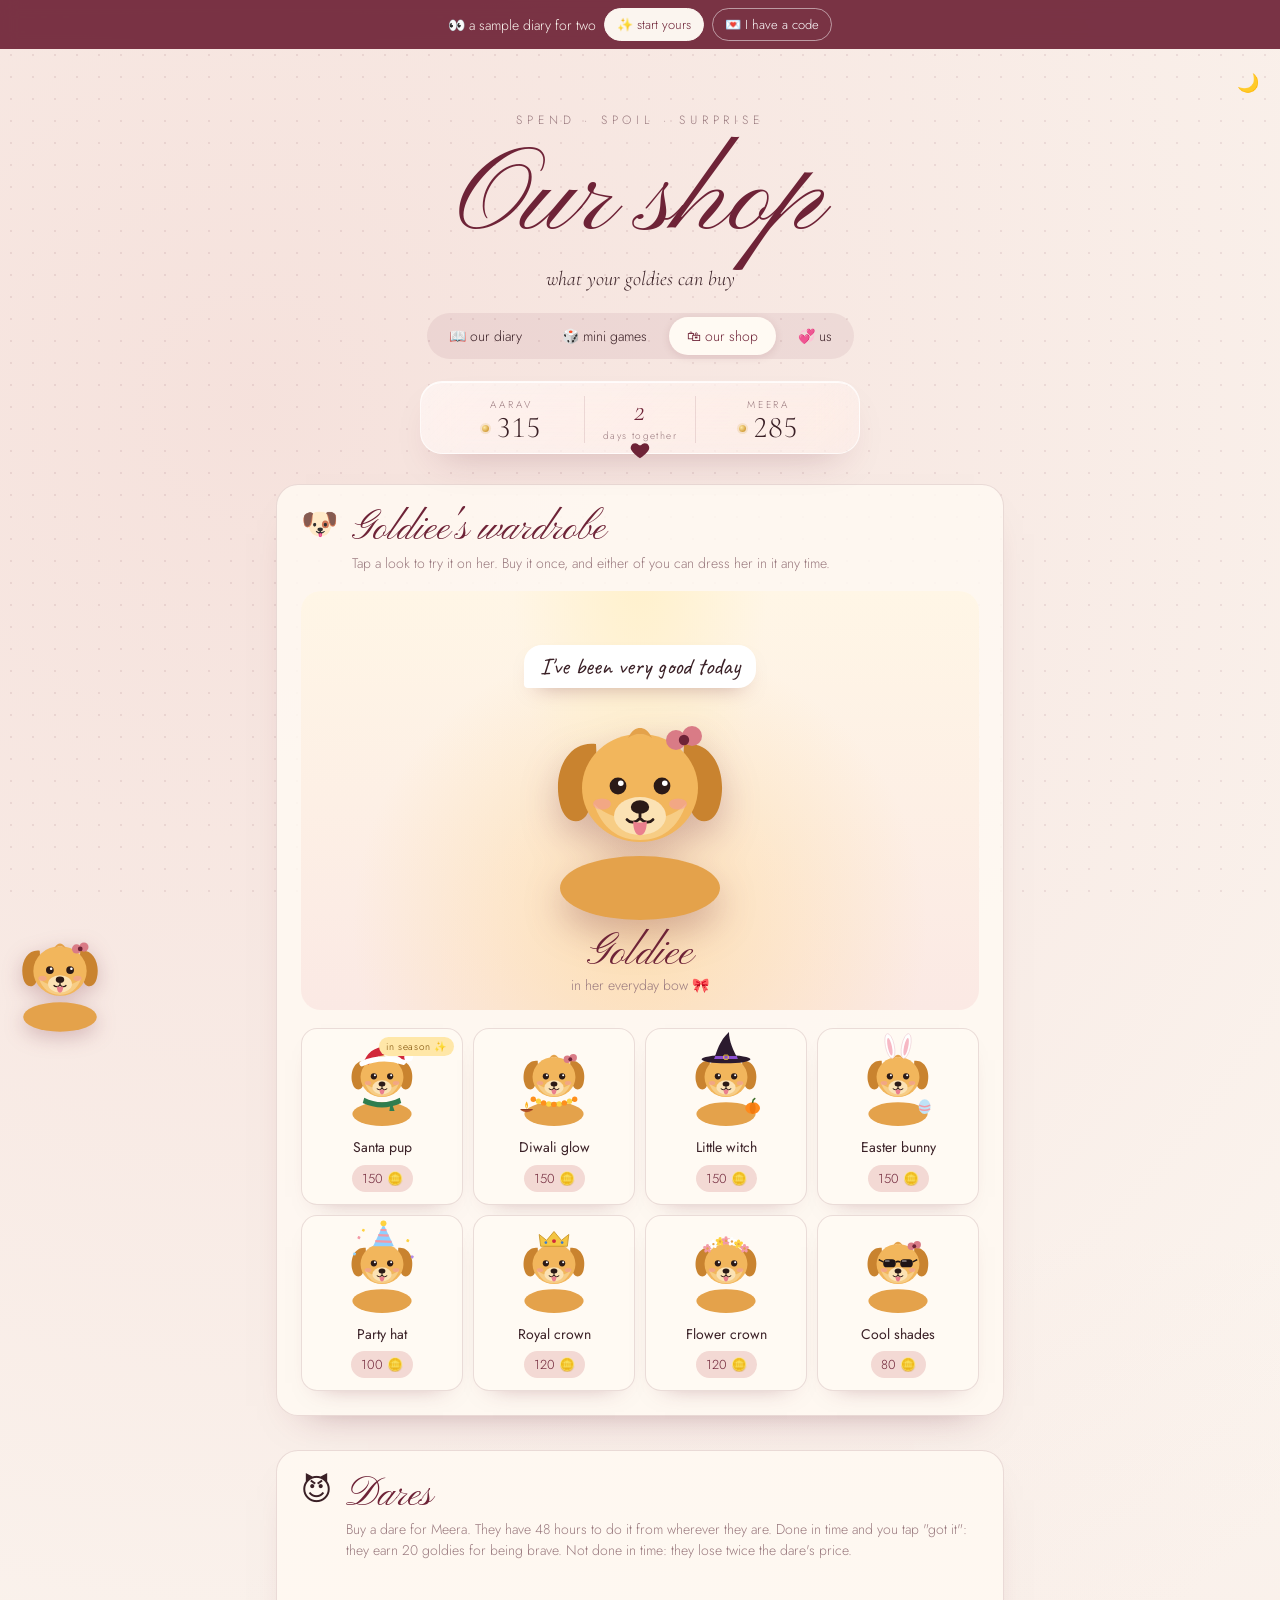
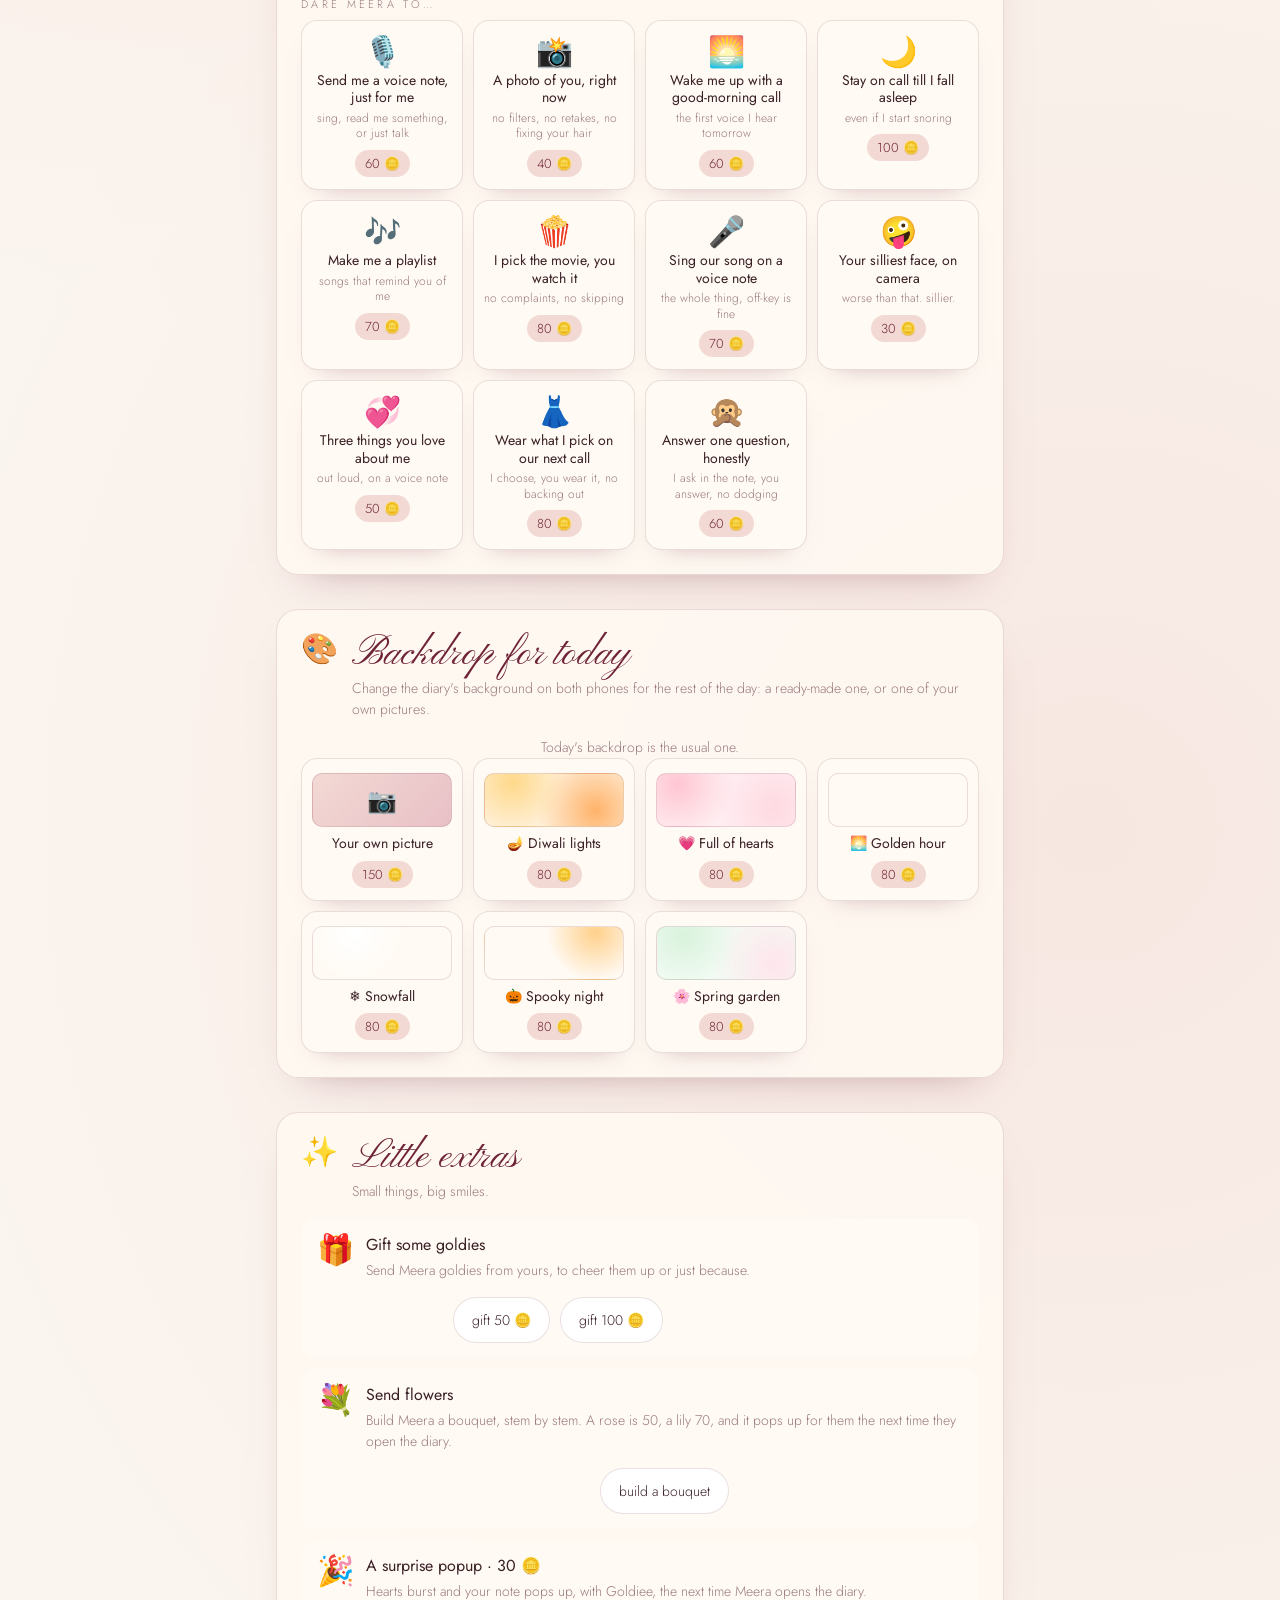
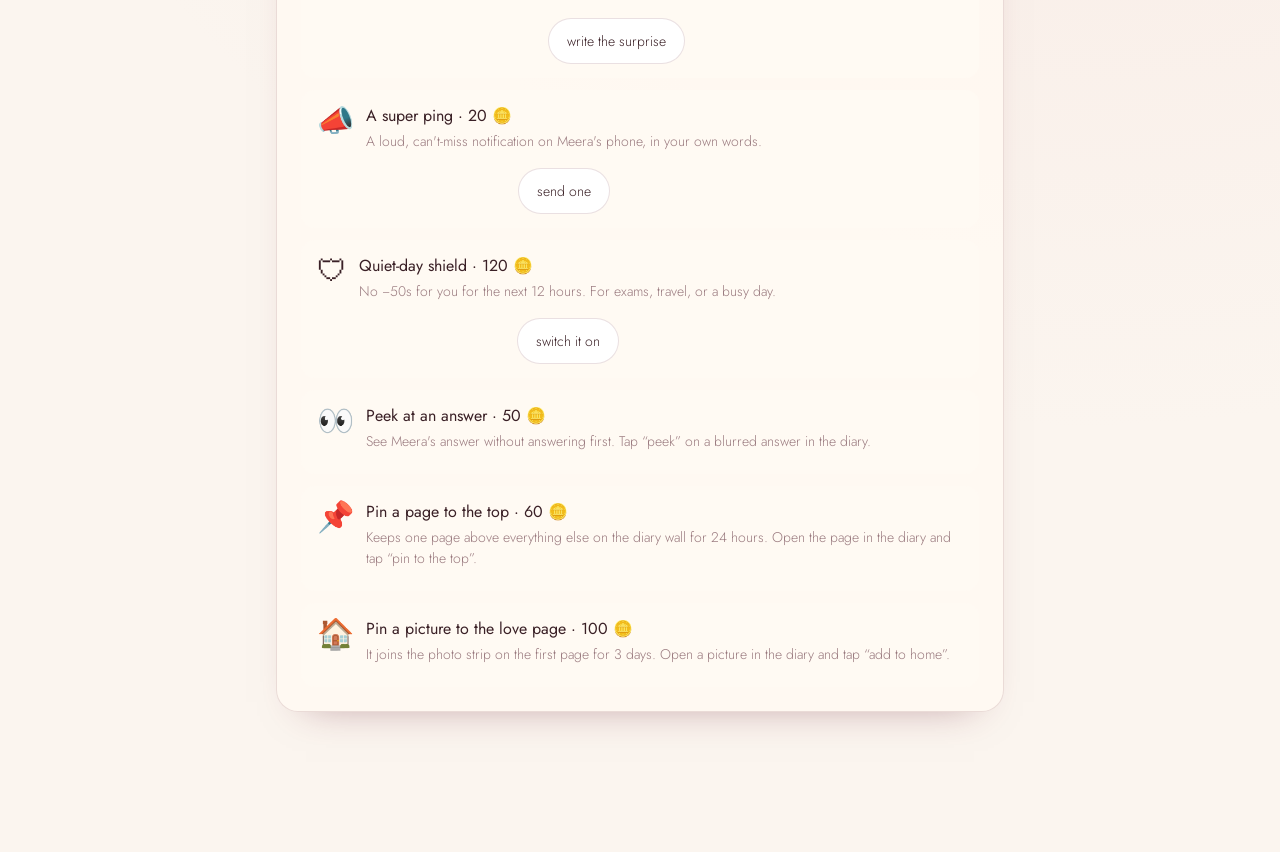
<file: app/shop.html>
<!doctype html>
<html lang="en">
<head>
<meta charset="utf-8">
<meta name="viewport" content="width=device-width, initial-scale=1, viewport-fit=cover">
<link rel="manifest" href="manifest.webmanifest">
<link rel="apple-touch-icon" href="../apple-touch-icon.png">
<meta name="apple-mobile-web-app-capable" content="yes">
<meta name="mobile-web-app-capable" content="yes">
<meta name="apple-mobile-web-app-title" content="Us ♥">
<meta name="apple-mobile-web-app-status-bar-style" content="default">
<title>Our Shop</title>
<link rel="preconnect" href="https://fonts.googleapis.com">
<link rel="preconnect" href="https://fonts.gstatic.com" crossorigin>
<link href="https://fonts.googleapis.com/css2?family=Caveat:wght@400;600&family=Cormorant+Garamond:ital,wght@0,400;0,500;1,400&family=Pinyon+Script&family=Jost:wght@300;400;500&display=swap" rel="stylesheet">
<link rel="stylesheet" href="diary.css?v=2026111301">
<script src="theme.js?v=2026111301"></script>
</head>
<body class="games shop">

<div class="cursor" id="cursor"><svg viewBox="0 0 24 24"><path fill="currentColor" d="M12 21s-7.5-4.6-9.6-9.2C.9 8.4 3 4.5 6.7 4.5c2.1 0 3.6 1.2 4.3 2.4h2c.7-1.2 2.2-2.4 4.3-2.4 3.7 0 5.8 3.9 4.3 7.3C19.5 16.4 12 21 12 21z"/></svg></div>

<header class="top">
  <a class="back" href="love.html">← our page</a>
  <button class="icon-btn theme-btn" data-theme-toggle aria-label="Switch theme">🌙</button>
  <div class="title-wrap">
    <div class="eyebrow">spend · spoil · surprise</div>
    <h1>Our shop</h1>
    <p class="sub">what your goldies can buy</p>
  </div>
  <nav class="sections">
    <a class="section" href="./">📖 our diary</a>
    <a class="section" href="games.html">🎲 mini games</a>
    <a class="section on" href="shop.html">🛍 our shop</a>
    <a class="section" href="us.html">💞 us</a>
  </nav>
  <div class="glass-dock">
    <button type="button" class="goldie-bar" id="goldieBar" hidden aria-label="Goldie points"></button>
  </div>
</header>

<main class="games-main">

  <!-- GOLDIEE'S WARDROBE -->
  <section class="game wardrobe" id="wardrobe">
    <div class="game-head"><span class="game-icon">🐶</span><div><h2>Goldiee's wardrobe</h2><p>Tap a look to try it on her. Buy it once, and either of you can dress her in it any time.</p></div></div>
    <div class="wardrobe-stage" id="wardrobeStage"></div>
    <div class="shop-grid" id="outfits"></div>
  </section>

  <!-- DARES -->
  <section class="game" id="coupons">
    <div class="game-head"><span class="game-icon">😈</span><div><h2>Dares</h2><p id="couponIntro"></p></div></div>
    <div class="kw-list" id="couponTodo"></div>
    <div id="couponShop"></div>
  </section>

  <!-- DIARY BACKDROP -->
  <section class="game" id="backdrop">
    <div class="game-head"><span class="game-icon">🎨</span><div><h2>Backdrop for today</h2><p>Change the diary's background on both phones for the rest of the day: a ready-made one, or one of your own pictures.</p></div></div>
    <p class="hint" id="themeNow"></p>
    <div class="shop-grid" id="themes"></div>
  </section>

  <!-- LITTLE EXTRAS -->
  <section class="game" id="extras">
    <div class="game-head"><span class="game-icon">✨</span><div><h2>Little extras</h2><p>Small things, big smiles.</p></div></div>
    <div class="shop-extras" id="extrasList"></div>
  </section>

</main>

<script src="vault.js?v=2026111301"></script>
<script src="couple.js?v=2026111301"></script>
<script src="demo.js?v=2026111301"></script>
<script src="goldies.js?v=2026111301"></script>
<script src="core.js?v=2026111301"></script>
<script src="shop-items.js?v=2026111301"></script>
<script src="questions.js?v=2026111301"></script>
<script src="goldiee.js?v=2026111301"></script>
<script src="shop.js?v=2026111301"></script>
</body>
</html>
</file>
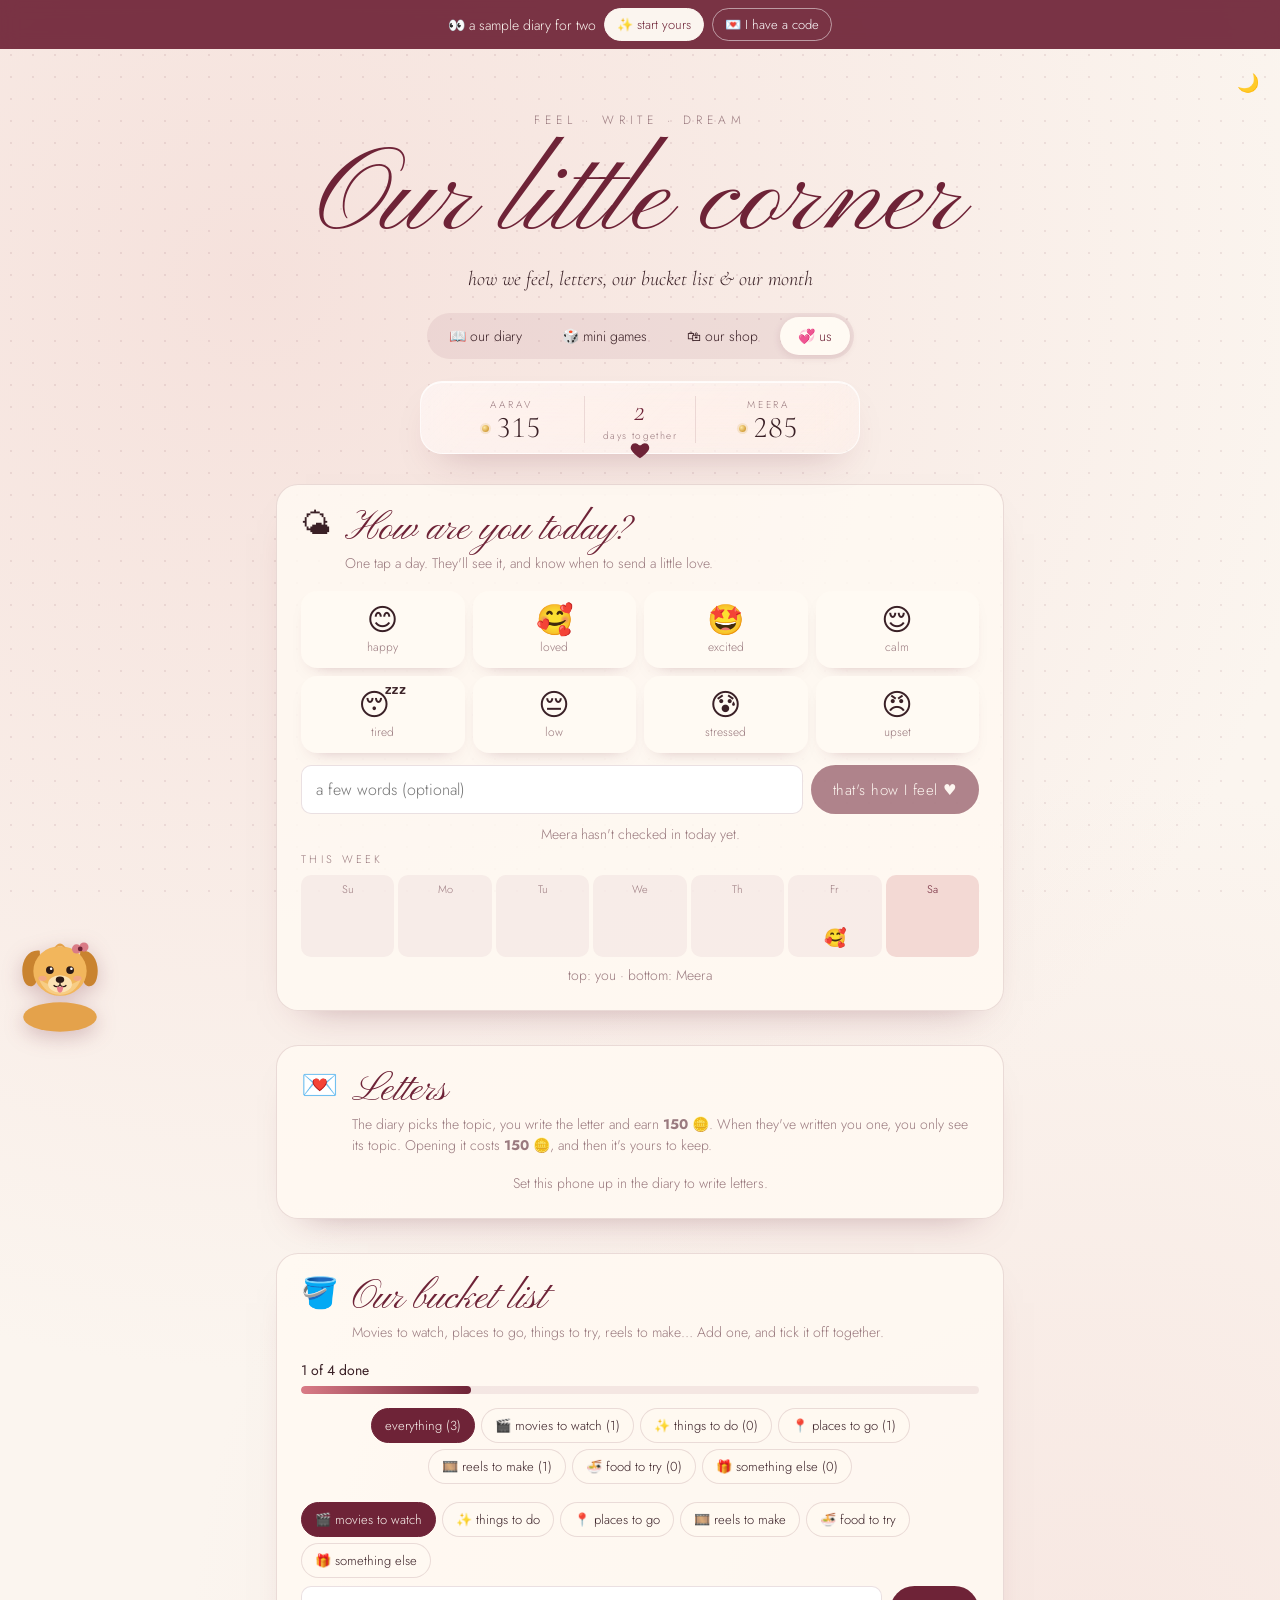
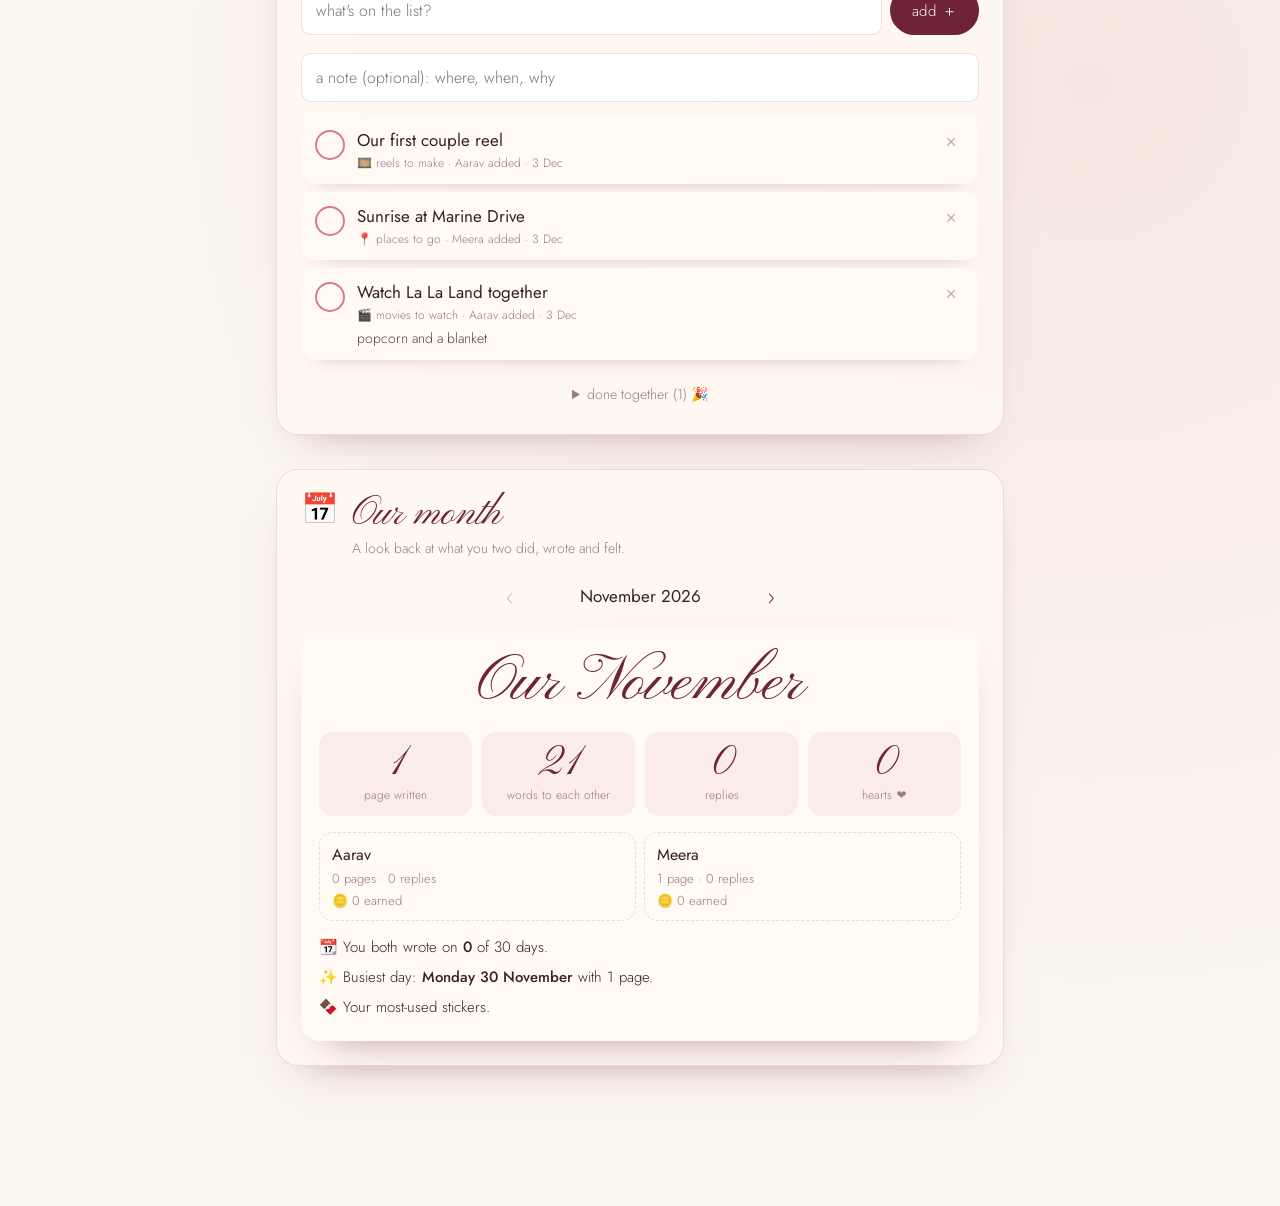
<file: app/us.html>
<!doctype html>
<html lang="en">
<head>
<meta charset="utf-8">
<meta name="viewport" content="width=device-width, initial-scale=1, viewport-fit=cover">
<link rel="manifest" href="manifest.webmanifest">
<link rel="apple-touch-icon" href="../apple-touch-icon.png">
<meta name="apple-mobile-web-app-capable" content="yes">
<meta name="mobile-web-app-capable" content="yes">
<meta name="apple-mobile-web-app-title" content="Us ♥">
<meta name="apple-mobile-web-app-status-bar-style" content="default">
<title>Us</title>
<link rel="preconnect" href="https://fonts.googleapis.com">
<link rel="preconnect" href="https://fonts.gstatic.com" crossorigin>
<link href="https://fonts.googleapis.com/css2?family=Caveat:wght@400;600&family=Cormorant+Garamond:ital,wght@0,400;0,500;1,400&family=Pinyon+Script&family=Jost:wght@300;400;500&display=swap" rel="stylesheet">
<link rel="stylesheet" href="diary.css?v=2026111301">
<script src="theme.js?v=2026111301"></script>
</head>
<body class="games us">

<div class="cursor" id="cursor"><svg viewBox="0 0 24 24"><path fill="currentColor" d="M12 21s-7.5-4.6-9.6-9.2C.9 8.4 3 4.5 6.7 4.5c2.1 0 3.6 1.2 4.3 2.4h2c.7-1.2 2.2-2.4 4.3-2.4 3.7 0 5.8 3.9 4.3 7.3C19.5 16.4 12 21 12 21z"/></svg></div>

<header class="top">
  <a class="back" href="love.html">← our page</a>
  <button class="icon-btn theme-btn" data-theme-toggle aria-label="Switch theme">🌙</button>
  <div class="title-wrap">
    <div class="eyebrow">feel · write · dream</div>
    <h1>Our little corner</h1>
    <p class="sub">how we feel, letters, our bucket list &amp; our month</p>
  </div>
  <nav class="sections">
    <a class="section" href="./">📖 our diary</a>
    <a class="section" href="games.html">🎲 mini games</a>
    <a class="section" href="shop.html">🛍 our shop</a>
    <a class="section on" href="us.html">💞 us</a>
  </nav>
  <div class="glass-dock">
    <button type="button" class="goldie-bar" id="goldieBar" hidden aria-label="Goldie points"></button>
  </div>
</header>

<main class="games-main">

  <!-- HOW ARE YOU TODAY -->
  <section class="game" id="mood">
    <div class="game-head"><span class="game-icon">🌤</span><div><h2>How are you today?</h2><p>One tap a day. They'll see it, and know when to send a little love.</p></div></div>
    <div class="moods" id="moodPick"></div>
    <div class="mood-row"><input class="field" id="moodNote" maxlength="80" placeholder="a few words (optional)"><button class="save" id="moodSave" type="button">that's how I feel ♥</button></div>
    <div id="moodTheirs"></div>
    <div class="label">this week</div>
    <div class="mood-week" id="moodWeek"></div>
  </section>

  <!-- LETTERS -->
  <section class="game" id="letters">
    <div class="game-head"><span class="game-icon">💌</span><div><h2>Letters</h2><p>The diary picks the topic, you write the letter and earn <b id="letterReward"></b> 🪙. When they've written you one, you only see its topic. Opening it costs <b id="letterCost"></b> 🪙, and then it's yours to keep.</p></div></div>
    <div id="letterWrite"></div>
    <div class="label" id="inboxLabel" hidden>waiting for you</div>
    <div class="kw-list" id="letterInbox"></div>
    <details class="kw-past" id="shelfMine" hidden><summary id="shelfMineSum"></summary><div class="kw-list" id="shelfMineList"></div></details>
    <details class="kw-past" id="shelfSent" hidden><summary id="shelfSentSum"></summary><div class="kw-list" id="shelfSentList"></div></details>
  </section>

  <!-- BUCKET LIST -->
  <section class="game" id="bucket">
    <div class="game-head"><span class="game-icon">🪣</span><div><h2>Our bucket list</h2><p>Movies to watch, places to go, things to try, reels to make… Add one, and tick it off together.</p></div></div>
    <div class="bk-progress" id="bkProgress"></div>
    <div class="cats" id="bkFilter"></div>
    <form class="bk-add" id="bkAdd" autocomplete="off">
      <div class="cats" id="bkCat"></div>
      <div class="mood-row"><input class="field" id="bkTitle" maxlength="80" placeholder="what's on the list?" required><button class="save" type="submit">add ＋</button></div>
      <input class="field" id="bkNote" maxlength="120" placeholder="a note (optional): where, when, why">
    </form>
    <div class="bk-list" id="bkList"></div>
    <details class="kw-past" id="bkDoneBox" hidden><summary id="bkDoneSum"></summary><div class="bk-list" id="bkDone"></div></details>
  </section>

  <!-- MONTHLY RECAP -->
  <section class="game" id="recap">
    <div class="game-head"><span class="game-icon">📅</span><div><h2>Our month</h2><p>A look back at what you two did, wrote and felt.</p></div></div>
    <div class="recap-nav"><button class="icon-btn" id="recapPrev" aria-label="Earlier month">‹</button><b id="recapName"></b><button class="icon-btn" id="recapNext" aria-label="Later month">›</button></div>
    <div id="recapBody"></div>
  </section>

</main>

<script src="vault.js?v=2026111301"></script>
<script src="couple.js?v=2026111301"></script>
<script src="demo.js?v=2026111301"></script>
<script src="goldies.js?v=2026111301"></script>
<script src="core.js?v=2026111301"></script>
<script src="shop-items.js?v=2026111301"></script>
<script src="questions.js?v=2026111301"></script>
<script src="goldiee.js?v=2026111301"></script>
<script src="us-items.js?v=2026111301"></script>
<script src="us.js?v=2026111301"></script>
</body>
</html>
</file>
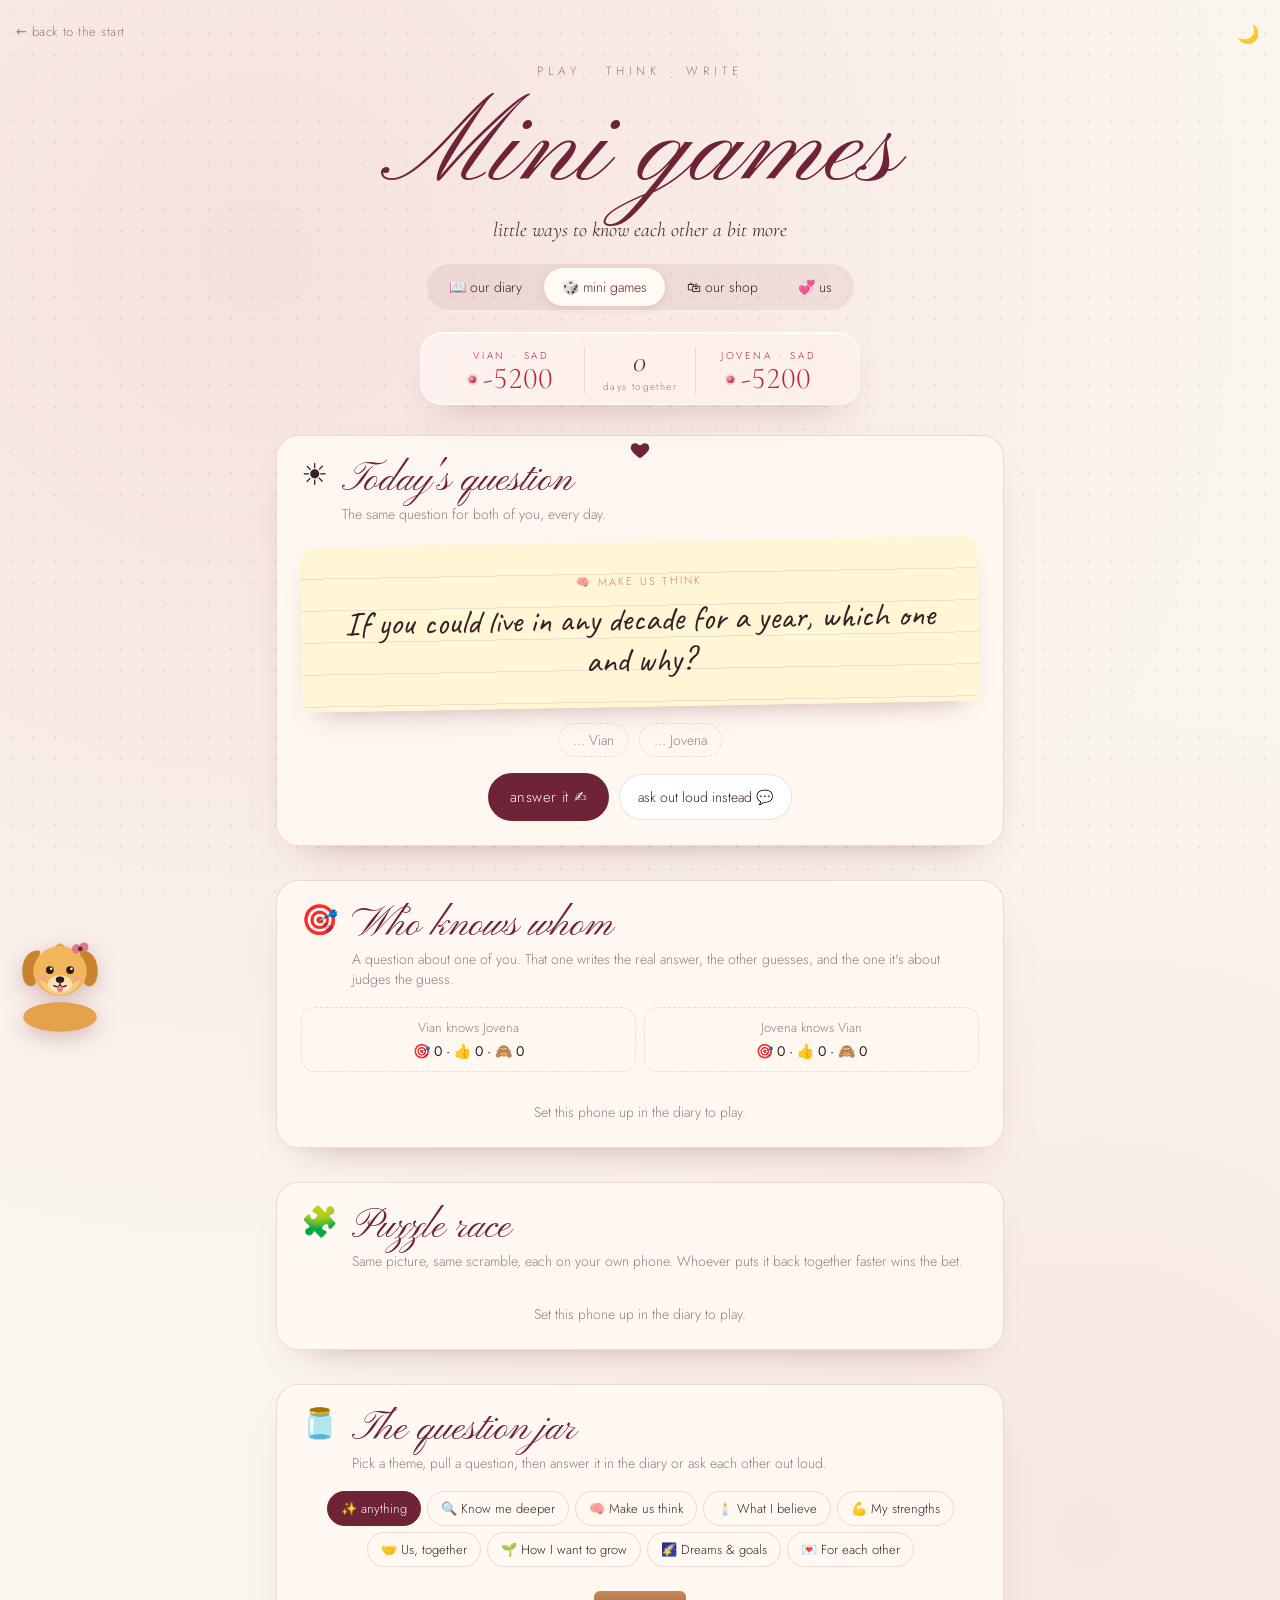
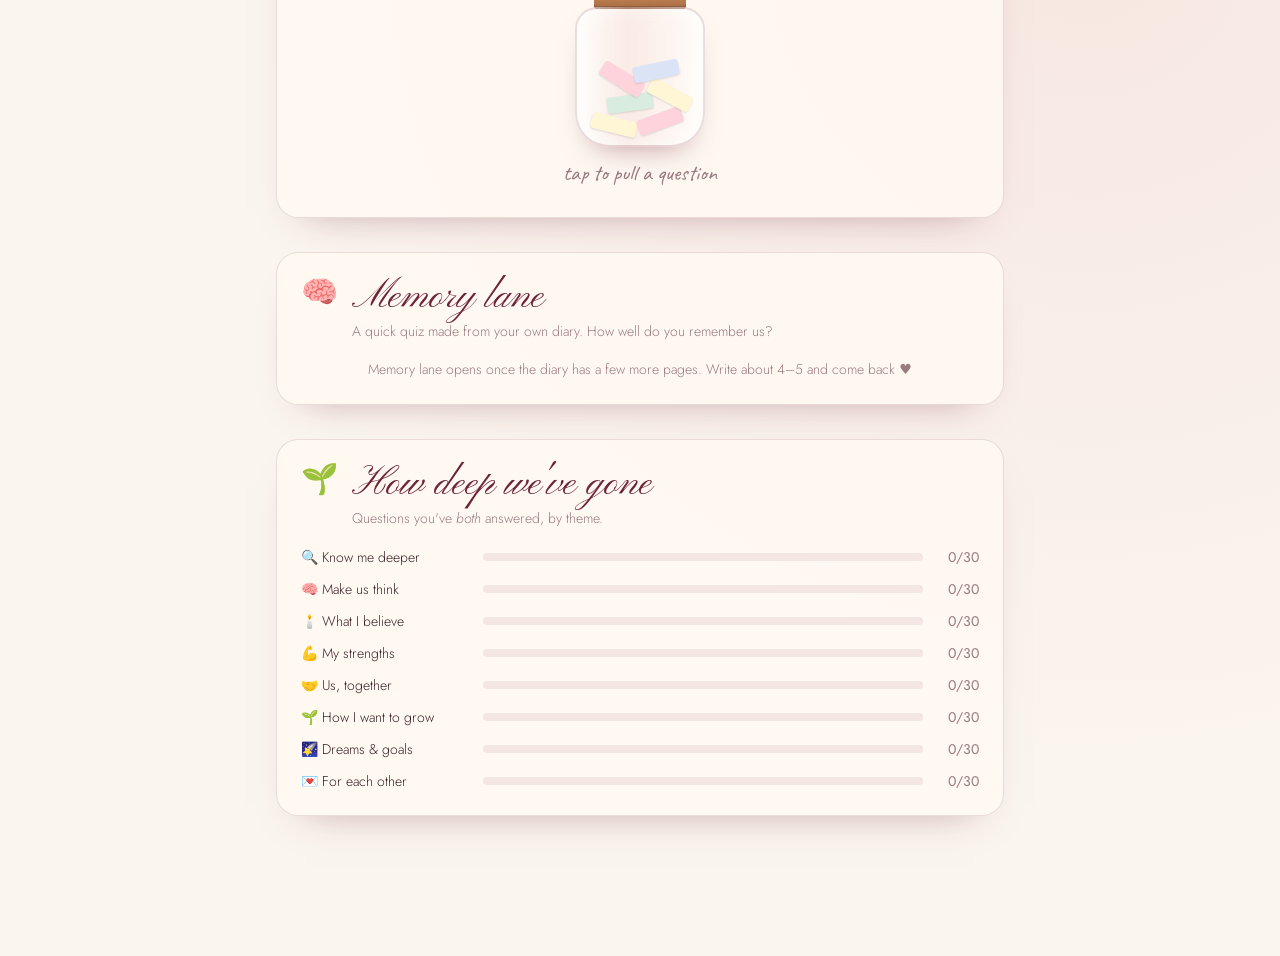
<file: diary/games.html>
<!doctype html>
<html lang="en">
<head>
<meta charset="utf-8">
<meta name="viewport" content="width=device-width, initial-scale=1, viewport-fit=cover">
<link rel="manifest" href="../manifest.webmanifest">
<link rel="apple-touch-icon" href="../apple-touch-icon.png">
<meta name="apple-mobile-web-app-capable" content="yes">
<meta name="mobile-web-app-capable" content="yes">
<meta name="apple-mobile-web-app-title" content="Us ♥">
<meta name="apple-mobile-web-app-status-bar-style" content="default">
<title>Mini Games</title>
<link rel="preconnect" href="https://fonts.googleapis.com">
<link rel="preconnect" href="https://fonts.gstatic.com" crossorigin>
<link href="https://fonts.googleapis.com/css2?family=Caveat:wght@400;600&family=Cormorant+Garamond:ital,wght@0,400;0,500;1,400&family=Pinyon+Script&family=Jost:wght@300;400;500&display=swap" rel="stylesheet">
<link rel="stylesheet" href="diary.css?v=2026111301">
<script src="theme.js?v=2026111301"></script>
</head>
<body class="games">

<div class="cursor" id="cursor"><svg viewBox="0 0 24 24"><path fill="currentColor" d="M12 21s-7.5-4.6-9.6-9.2C.9 8.4 3 4.5 6.7 4.5c2.1 0 3.6 1.2 4.3 2.4h2c.7-1.2 2.2-2.4 4.3-2.4 3.7 0 5.8 3.9 4.3 7.3C19.5 16.4 12 21 12 21z"/></svg></div>

<header class="top">
  <a class="back" href="../">← back to the start</a>
  <button class="icon-btn theme-btn" data-theme-toggle aria-label="Switch theme">🌙</button>
  <div class="title-wrap">
    <div class="eyebrow">play · think · write</div>
    <h1>Mini games</h1>
    <p class="sub">little ways to know each other a bit more</p>
  </div>
  <nav class="sections">
    <a class="section" href="./">📖 our diary</a>
    <a class="section on" href="games.html">🎲 mini games</a>
    <a class="section" href="shop.html">🛍 our shop</a>
    <a class="section" href="us.html">💞 us</a>
  </nav>
  <div class="glass-dock">
    <button type="button" class="goldie-bar" id="goldieBar" hidden aria-label="Goldie points"></button>
    <button type="button" class="ping-btn" id="pingBtn" data-ping hidden>🔔 ping them to come and play</button>
  </div>
</header>

<main class="games-main">

  <!-- TODAY'S QUESTION -->
  <section class="game today" id="today">
    <div class="game-head"><span class="game-icon">☀️</span><div><h2>Today's question</h2><p>The same question for both of you, every day.</p></div></div>
    <div class="qcard" id="todayCard"></div>
    <div class="who-answered" id="todayWho"></div>
    <div class="game-actions" id="todayActions"></div>
  </section>

  <!-- WHO KNOWS WHOM -->
  <section class="game kwho" id="kwho">
    <div class="game-head"><span class="game-icon">🎯</span><div><h2>Who knows whom</h2><p>A question about one of you. That one writes the real answer, the other guesses, and the one it's about judges the guess.</p></div></div>
    <div class="kw-score" id="kwScore"></div>
    <div class="kw-list" id="kwOpen"></div>
    <div class="game-actions" id="kwStart"></div>
    <div id="kwDone"></div>
  </section>

  <!-- PUZZLE RACE -->
  <section class="game race" id="race">
    <div class="game-head"><span class="game-icon">🧩</span><div><h2>Puzzle race</h2><p>Same picture, same scramble, each on your own phone. Whoever puts it back together faster wins the bet.</p></div></div>
    <div class="kw-list" id="raceOpen"></div>
    <div id="raceStart"></div>
    <div id="racePast"></div>
  </section>

  <!-- QUESTION JAR -->
  <section class="game jar-game">
    <div class="game-head"><span class="game-icon">🫙</span><div><h2>The question jar</h2><p>Pick a theme, pull a question, then answer it in the diary or ask each other out loud.</p></div></div>
    <div class="cats" id="cats"></div>
    <div class="jar-stage">
      <button class="jar" id="jar" aria-label="Pull a question">
        <span class="jar-lid"></span>
        <span class="jar-body"><span class="slips"><i></i><i></i><i></i><i></i><i></i><i></i></span></span>
        <span class="jar-tap">tap to pull a question</span>
      </button>
      <div class="qcard pulled" id="jarCard" hidden></div>
    </div>
    <div class="game-actions" id="jarActions" hidden></div>
  </section>

  <!-- MEMORY LANE -->
  <section class="game memory">
    <div class="game-head"><span class="game-icon">🧠</span><div><h2>Memory lane</h2><p>A quick quiz made from your own diary. How well do you remember us?</p></div></div>
    <div id="memory"></div>
  </section>

  <!-- PROGRESS -->
  <section class="game progress-game">
    <div class="game-head"><span class="game-icon">🌱</span><div><h2>How deep we've gone</h2><p>Questions you've <em>both</em> answered, by theme.</p></div></div>
    <div class="progress-list" id="progress"></div>
  </section>

</main>

<script src="vault.js?v=2026111301"></script>
<script src="goldies.js?v=2026111301"></script>
<script src="core.js?v=2026111301"></script>
<script src="questions.js?v=2026111301"></script>
<script src="shop-items.js?v=2026111301"></script>
<script src="goldiee.js?v=2026111301"></script>
<script src="games.js?v=2026111301"></script>
<script src="kwho.js?v=2026111301"></script>
<script src="race.js?v=2026111301"></script>
</body>
</html>
</file>
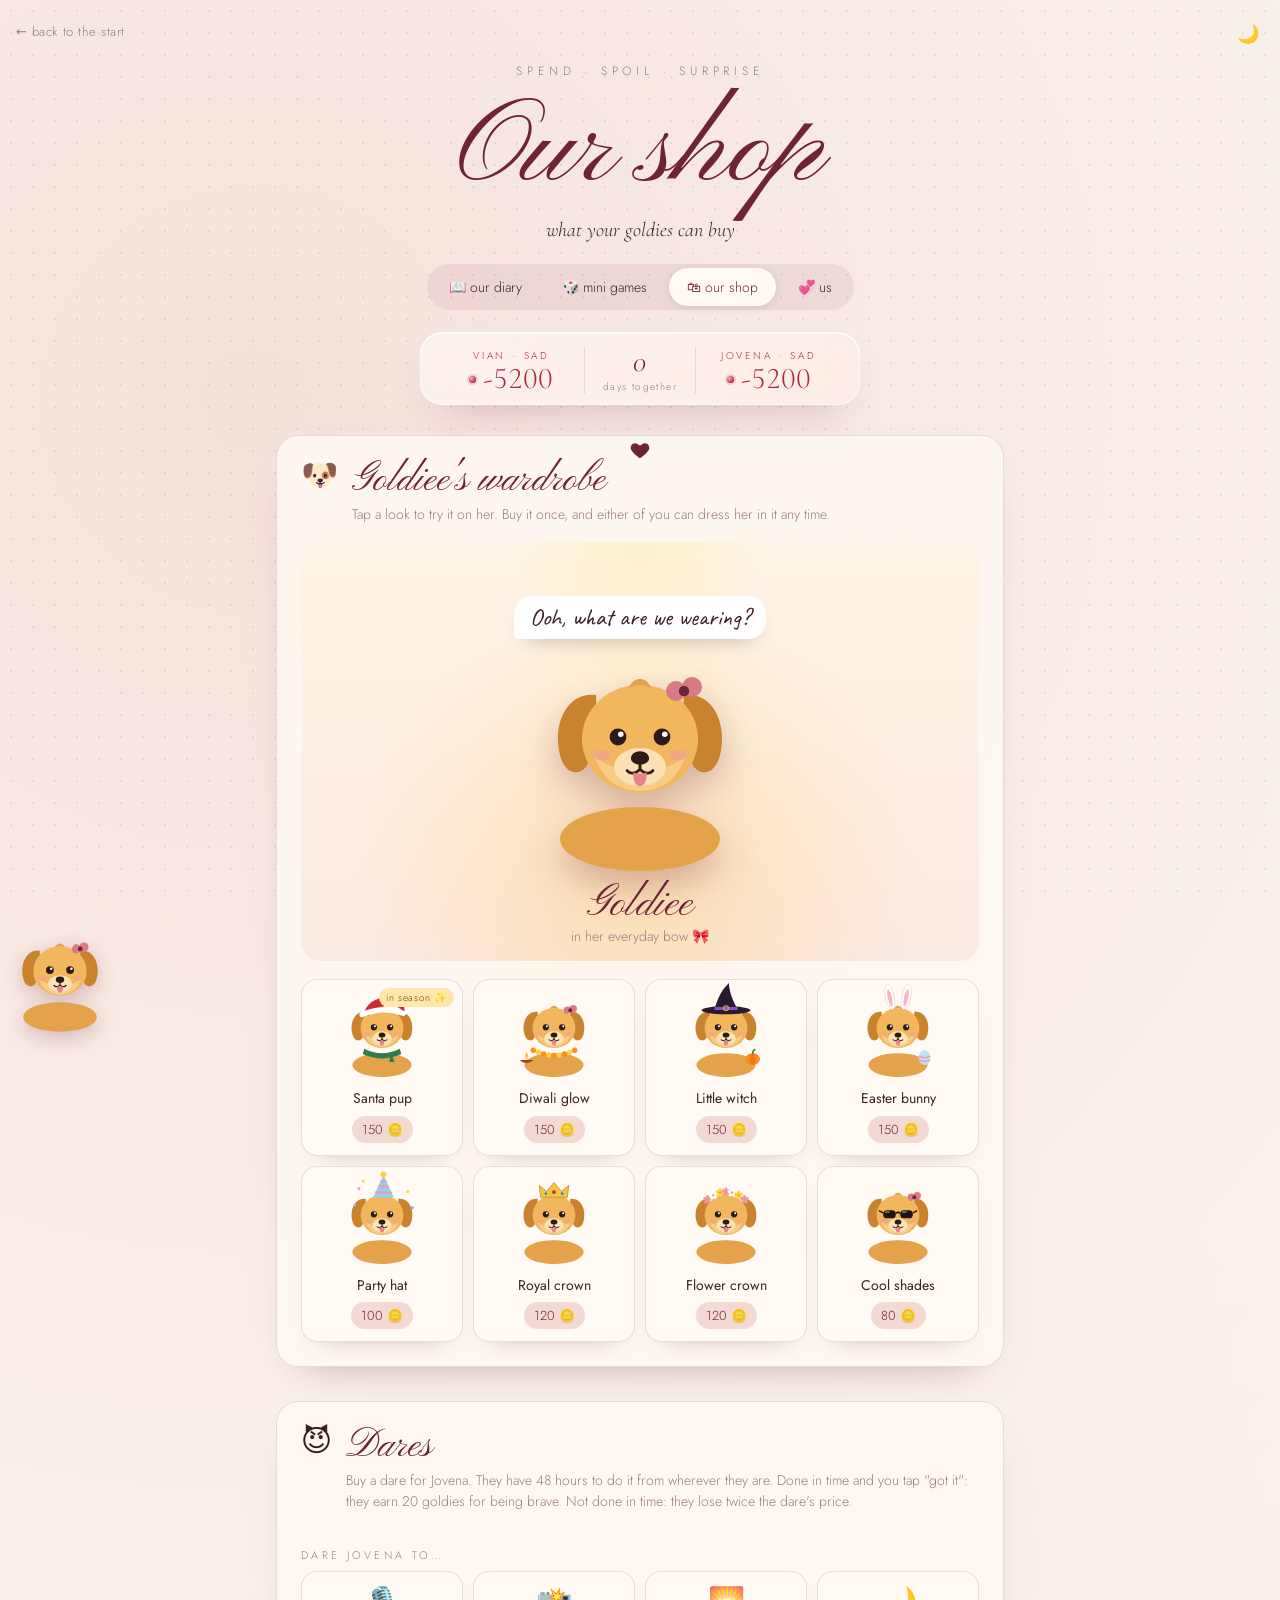
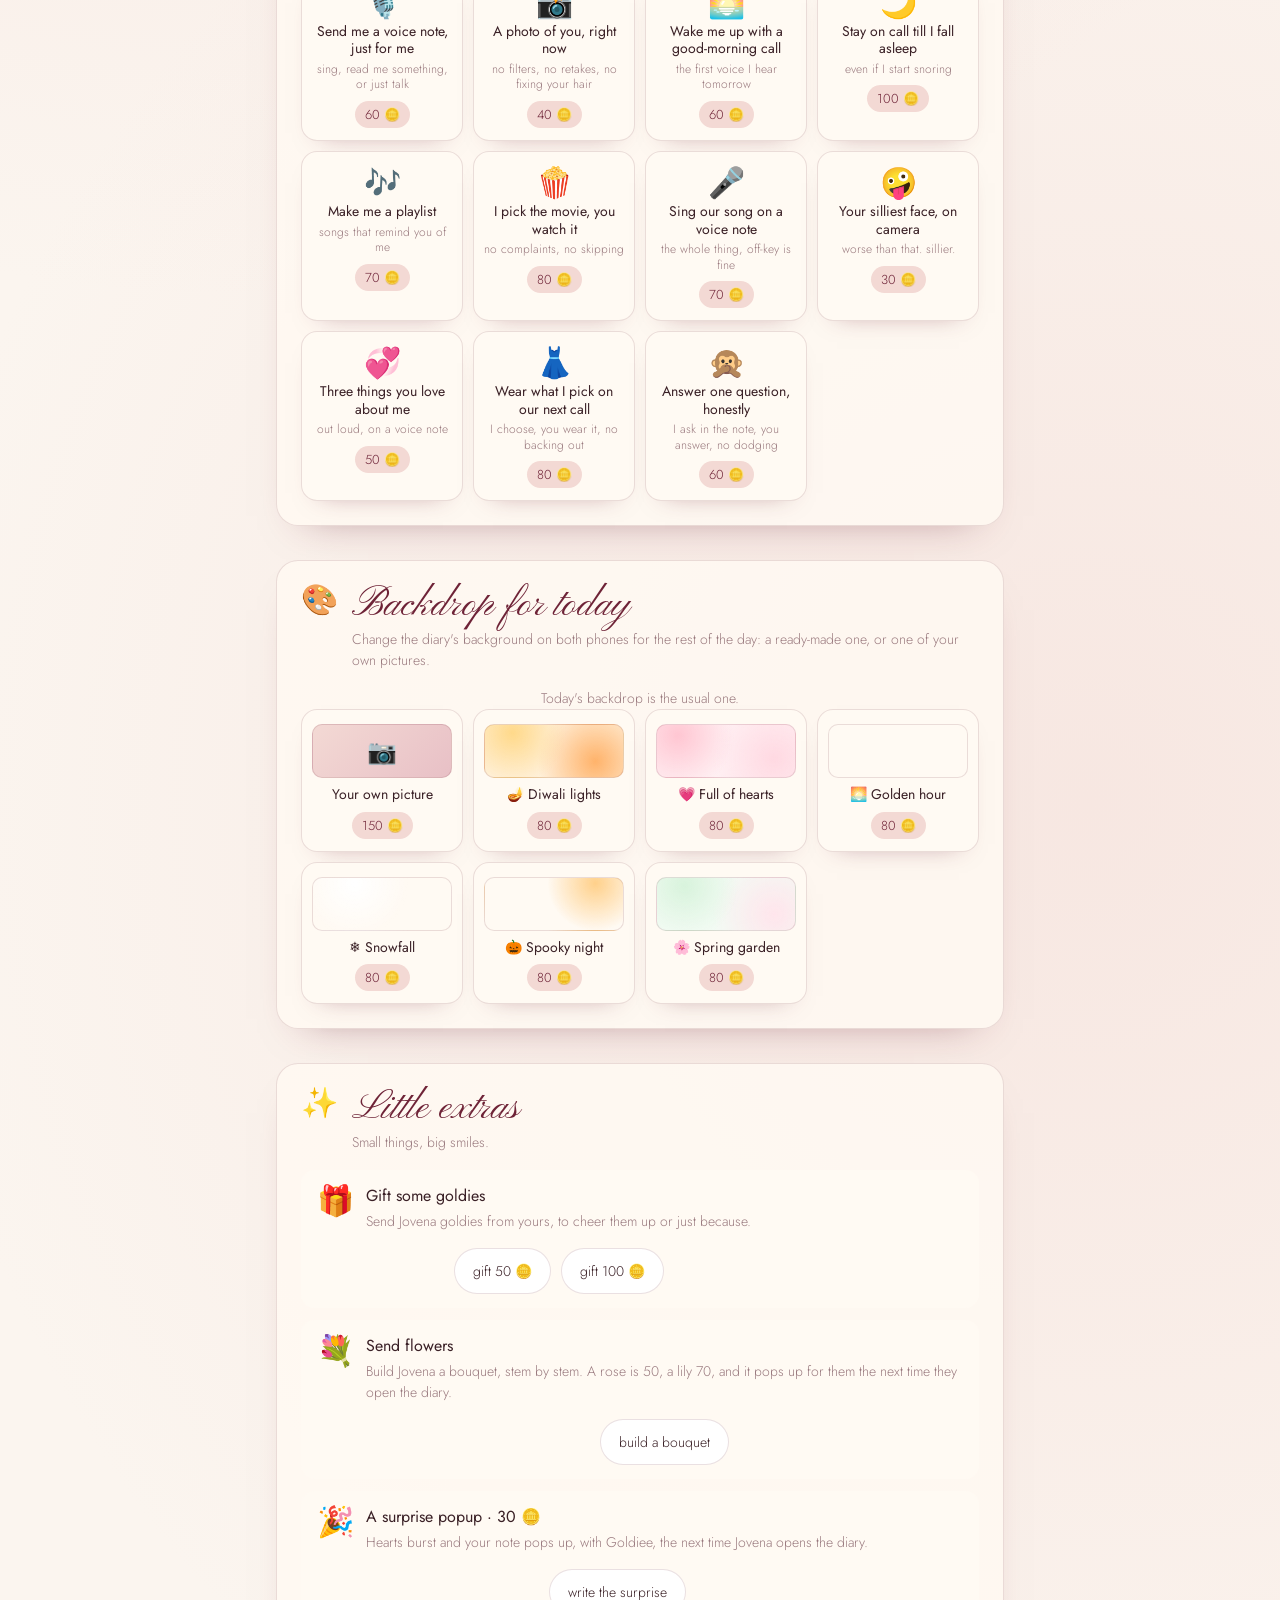
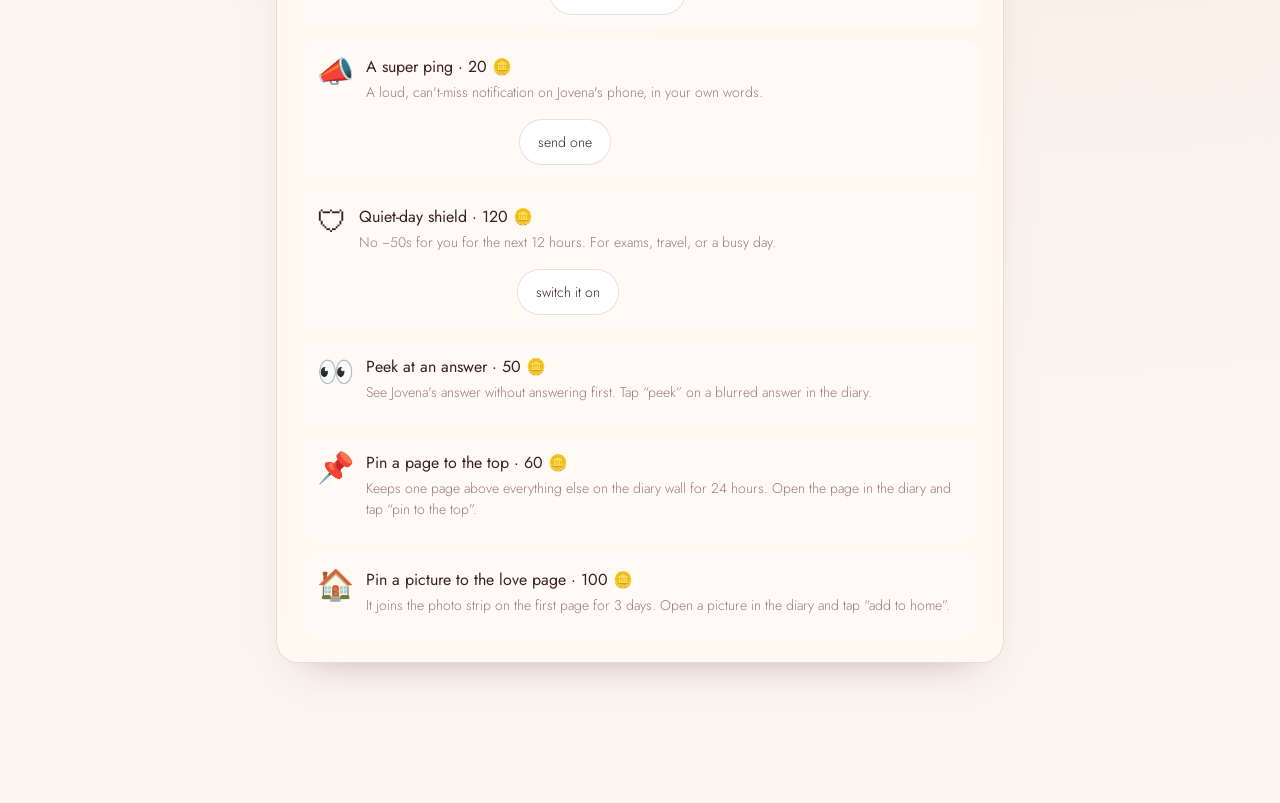
<file: diary/shop.html>
<!doctype html>
<html lang="en">
<head>
<meta charset="utf-8">
<meta name="viewport" content="width=device-width, initial-scale=1, viewport-fit=cover">
<link rel="manifest" href="../manifest.webmanifest">
<link rel="apple-touch-icon" href="../apple-touch-icon.png">
<meta name="apple-mobile-web-app-capable" content="yes">
<meta name="mobile-web-app-capable" content="yes">
<meta name="apple-mobile-web-app-title" content="Us ♥">
<meta name="apple-mobile-web-app-status-bar-style" content="default">
<title>Our Shop</title>
<link rel="preconnect" href="https://fonts.googleapis.com">
<link rel="preconnect" href="https://fonts.gstatic.com" crossorigin>
<link href="https://fonts.googleapis.com/css2?family=Caveat:wght@400;600&family=Cormorant+Garamond:ital,wght@0,400;0,500;1,400&family=Pinyon+Script&family=Jost:wght@300;400;500&display=swap" rel="stylesheet">
<link rel="stylesheet" href="diary.css?v=2026111301">
<script src="theme.js?v=2026111301"></script>
</head>
<body class="games shop">

<div class="cursor" id="cursor"><svg viewBox="0 0 24 24"><path fill="currentColor" d="M12 21s-7.5-4.6-9.6-9.2C.9 8.4 3 4.5 6.7 4.5c2.1 0 3.6 1.2 4.3 2.4h2c.7-1.2 2.2-2.4 4.3-2.4 3.7 0 5.8 3.9 4.3 7.3C19.5 16.4 12 21 12 21z"/></svg></div>

<header class="top">
  <a class="back" href="../">← back to the start</a>
  <button class="icon-btn theme-btn" data-theme-toggle aria-label="Switch theme">🌙</button>
  <div class="title-wrap">
    <div class="eyebrow">spend · spoil · surprise</div>
    <h1>Our shop</h1>
    <p class="sub">what your goldies can buy</p>
  </div>
  <nav class="sections">
    <a class="section" href="./">📖 our diary</a>
    <a class="section" href="games.html">🎲 mini games</a>
    <a class="section on" href="shop.html">🛍 our shop</a>
    <a class="section" href="us.html">💞 us</a>
  </nav>
  <div class="glass-dock">
    <button type="button" class="goldie-bar" id="goldieBar" hidden aria-label="Goldie points"></button>
  </div>
</header>

<main class="games-main">

  <!-- GOLDIEE'S WARDROBE -->
  <section class="game wardrobe" id="wardrobe">
    <div class="game-head"><span class="game-icon">🐶</span><div><h2>Goldiee's wardrobe</h2><p>Tap a look to try it on her. Buy it once, and either of you can dress her in it any time.</p></div></div>
    <div class="wardrobe-stage" id="wardrobeStage"></div>
    <div class="shop-grid" id="outfits"></div>
  </section>

  <!-- DARES -->
  <section class="game" id="coupons">
    <div class="game-head"><span class="game-icon">😈</span><div><h2>Dares</h2><p id="couponIntro"></p></div></div>
    <div class="kw-list" id="couponTodo"></div>
    <div id="couponShop"></div>
  </section>

  <!-- DIARY BACKDROP -->
  <section class="game" id="backdrop">
    <div class="game-head"><span class="game-icon">🎨</span><div><h2>Backdrop for today</h2><p>Change the diary's background on both phones for the rest of the day: a ready-made one, or one of your own pictures.</p></div></div>
    <p class="hint" id="themeNow"></p>
    <div class="shop-grid" id="themes"></div>
  </section>

  <!-- LITTLE EXTRAS -->
  <section class="game" id="extras">
    <div class="game-head"><span class="game-icon">✨</span><div><h2>Little extras</h2><p>Small things, big smiles.</p></div></div>
    <div class="shop-extras" id="extrasList"></div>
  </section>

</main>

<script src="vault.js?v=2026111301"></script>
<script src="goldies.js?v=2026111301"></script>
<script src="core.js?v=2026111301"></script>
<script src="shop-items.js?v=2026111301"></script>
<script src="questions.js?v=2026111301"></script>
<script src="goldiee.js?v=2026111301"></script>
<script src="shop.js?v=2026111301"></script>
</body>
</html>
</file>
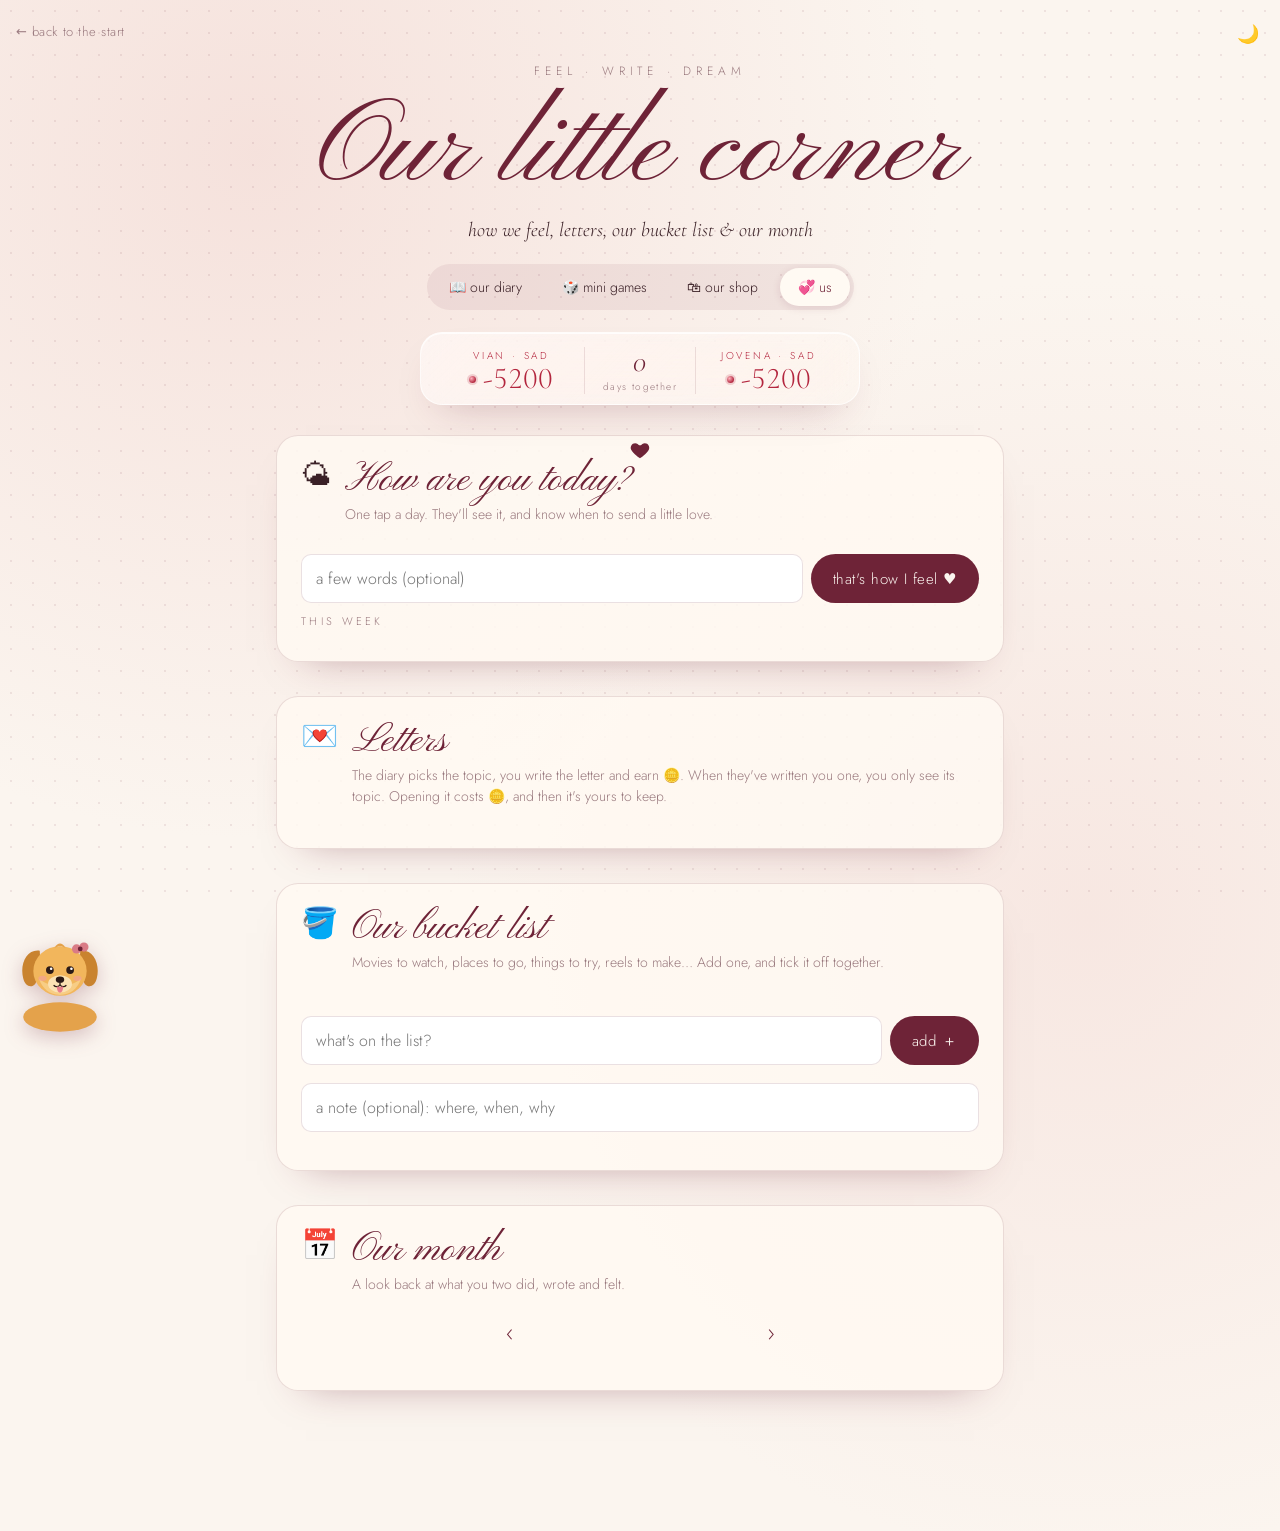
<file: diary/us.html>
<!doctype html>
<html lang="en">
<head>
<meta charset="utf-8">
<meta name="viewport" content="width=device-width, initial-scale=1, viewport-fit=cover">
<link rel="manifest" href="../manifest.webmanifest">
<link rel="apple-touch-icon" href="../apple-touch-icon.png">
<meta name="apple-mobile-web-app-capable" content="yes">
<meta name="mobile-web-app-capable" content="yes">
<meta name="apple-mobile-web-app-title" content="Us ♥">
<meta name="apple-mobile-web-app-status-bar-style" content="default">
<title>Us</title>
<link rel="preconnect" href="https://fonts.googleapis.com">
<link rel="preconnect" href="https://fonts.gstatic.com" crossorigin>
<link href="https://fonts.googleapis.com/css2?family=Caveat:wght@400;600&family=Cormorant+Garamond:ital,wght@0,400;0,500;1,400&family=Pinyon+Script&family=Jost:wght@300;400;500&display=swap" rel="stylesheet">
<link rel="stylesheet" href="diary.css?v=2026111301">
<script src="theme.js?v=2026111301"></script>
</head>
<body class="games us">

<div class="cursor" id="cursor"><svg viewBox="0 0 24 24"><path fill="currentColor" d="M12 21s-7.5-4.6-9.6-9.2C.9 8.4 3 4.5 6.7 4.5c2.1 0 3.6 1.2 4.3 2.4h2c.7-1.2 2.2-2.4 4.3-2.4 3.7 0 5.8 3.9 4.3 7.3C19.5 16.4 12 21 12 21z"/></svg></div>

<header class="top">
  <a class="back" href="../">← back to the start</a>
  <button class="icon-btn theme-btn" data-theme-toggle aria-label="Switch theme">🌙</button>
  <div class="title-wrap">
    <div class="eyebrow">feel · write · dream</div>
    <h1>Our little corner</h1>
    <p class="sub">how we feel, letters, our bucket list &amp; our month</p>
  </div>
  <nav class="sections">
    <a class="section" href="./">📖 our diary</a>
    <a class="section" href="games.html">🎲 mini games</a>
    <a class="section" href="shop.html">🛍 our shop</a>
    <a class="section on" href="us.html">💞 us</a>
  </nav>
  <div class="glass-dock">
    <button type="button" class="goldie-bar" id="goldieBar" hidden aria-label="Goldie points"></button>
  </div>
</header>

<main class="games-main">

  <!-- HOW ARE YOU TODAY -->
  <section class="game" id="mood">
    <div class="game-head"><span class="game-icon">🌤</span><div><h2>How are you today?</h2><p>One tap a day. They'll see it, and know when to send a little love.</p></div></div>
    <div class="moods" id="moodPick"></div>
    <div class="mood-row"><input class="field" id="moodNote" maxlength="80" placeholder="a few words (optional)"><button class="save" id="moodSave" type="button">that's how I feel ♥</button></div>
    <div id="moodTheirs"></div>
    <div class="label">this week</div>
    <div class="mood-week" id="moodWeek"></div>
  </section>

  <!-- LETTERS -->
  <section class="game" id="letters">
    <div class="game-head"><span class="game-icon">💌</span><div><h2>Letters</h2><p>The diary picks the topic, you write the letter and earn <b id="letterReward"></b> 🪙. When they've written you one, you only see its topic. Opening it costs <b id="letterCost"></b> 🪙, and then it's yours to keep.</p></div></div>
    <div id="letterWrite"></div>
    <div class="label" id="inboxLabel" hidden>waiting for you</div>
    <div class="kw-list" id="letterInbox"></div>
    <details class="kw-past" id="shelfMine" hidden><summary id="shelfMineSum"></summary><div class="kw-list" id="shelfMineList"></div></details>
    <details class="kw-past" id="shelfSent" hidden><summary id="shelfSentSum"></summary><div class="kw-list" id="shelfSentList"></div></details>
  </section>

  <!-- BUCKET LIST -->
  <section class="game" id="bucket">
    <div class="game-head"><span class="game-icon">🪣</span><div><h2>Our bucket list</h2><p>Movies to watch, places to go, things to try, reels to make… Add one, and tick it off together.</p></div></div>
    <div class="bk-progress" id="bkProgress"></div>
    <div class="cats" id="bkFilter"></div>
    <form class="bk-add" id="bkAdd" autocomplete="off">
      <div class="cats" id="bkCat"></div>
      <div class="mood-row"><input class="field" id="bkTitle" maxlength="80" placeholder="what's on the list?" required><button class="save" type="submit">add ＋</button></div>
      <input class="field" id="bkNote" maxlength="120" placeholder="a note (optional): where, when, why">
    </form>
    <div class="bk-list" id="bkList"></div>
    <details class="kw-past" id="bkDoneBox" hidden><summary id="bkDoneSum"></summary><div class="bk-list" id="bkDone"></div></details>
  </section>

  <!-- MONTHLY RECAP -->
  <section class="game" id="recap">
    <div class="game-head"><span class="game-icon">📅</span><div><h2>Our month</h2><p>A look back at what you two did, wrote and felt.</p></div></div>
    <div class="recap-nav"><button class="icon-btn" id="recapPrev" aria-label="Earlier month">‹</button><b id="recapName"></b><button class="icon-btn" id="recapNext" aria-label="Later month">›</button></div>
    <div id="recapBody"></div>
  </section>

</main>

<script src="vault.js?v=2026111301"></script>
<script src="goldies.js?v=2026111301"></script>
<script src="core.js?v=2026111301"></script>
<script src="shop-items.js?v=2026111301"></script>
<script src="questions.js?v=2026111301"></script>
<script src="goldiee.js?v=2026111301"></script>
<script src="us-items.js?v=2026111301"></script>
<script src="us.js?v=2026111301"></script>
</body>
</html>
</file>
<file: app/diary.css>
:root {
  --cream: #fbf5ef;
  --paper: #fffaf3;
  --blush: #f3d9d4;
  --rose: #d97b86;
  --wine: #6e2337;
  --ink: #3a2026;
  --muted: #9a7a7f;
  --line: rgba(110,35,55,.14);
  --serif: "Cormorant Garamond", Georgia, serif;
  --script: "Pinyon Script", cursive;
  --hand: "Caveat", "Segoe Print", cursive;
  --sans: "Jost", system-ui, sans-serif;
}
* { box-sizing: border-box; margin: 0; padding: 0; }
body {
  min-height: 100vh;
  color: var(--ink);
  font-family: var(--sans);
  font-weight: 300;
  -webkit-font-smoothing: antialiased;
  background:
    radial-gradient(circle at 20% 10%, rgba(243,217,212,.7), transparent 40%),
    radial-gradient(circle at 85% 60%, rgba(243,217,212,.5), transparent 45%),
    var(--cream);
  overflow-x: hidden;
}
/* dotted scrapbook paper */
body::before {
  content: ""; position: fixed; inset: 0; pointer-events: none; z-index: 0;
  background-image: radial-gradient(rgba(110,35,55,.09) 1px, transparent 1.2px);
  background-size: 22px 22px;
}
@media (pointer: fine) { body, button, a, label { cursor: none; } }
button { font: inherit; color: inherit; background: none; border: none; }
[hidden] { display: none !important; }

/* ---------- header ---------- */
.top { position: relative; z-index: 2; text-align: center; padding: 28px 16px 10px; }
.back { position: absolute; left: 16px; top: 22px; font-size: 13px; color: var(--muted); text-decoration: none; letter-spacing: .04em; }
.back:hover { color: var(--wine); }
.icon-btn { width: 40px; height: 40px; border-radius: 50%; display: grid; place-items: center; font-size: 18px; color: var(--wine); transition: background .2s; }
.icon-btn:hover { background: rgba(110,35,55,.08); }
#settingsBtn { position: absolute; right: 12px; top: 14px; }
.title-wrap { padding-top: 34px; }
.eyebrow { font-size: 12px; letter-spacing: .4em; text-transform: uppercase; color: var(--muted); }
.top h1 { font-family: var(--script); font-weight: 400; color: var(--wine); font-size: clamp(56px, 11vw, 120px); line-height: 1.05; margin-top: 8px; }
.sub { font-family: var(--serif); font-style: italic; font-size: 20px; margin-top: 4px; }
.filters { display: flex; justify-content: center; flex-wrap: wrap; gap: 8px; margin-top: 26px; }
.chip { padding: 8px 16px; border-radius: 999px; border: 1px solid var(--line); font-size: 14px; background: rgba(255,250,243,.7); transition: all .2s; }
.chip.on { background: var(--wine); color: var(--cream); border-color: var(--wine); }

/* ---------- book ---------- */
main { position: relative; z-index: 1; max-width: 1180px; margin: 0 auto; padding: 20px 16px 140px; }
.loading, .empty { text-align: center; font-family: var(--hand); font-size: 28px; color: var(--muted); padding: 80px 0; }
.empty b { display: block; font-family: var(--script); font-weight: 400; font-size: 56px; color: var(--wine); }
.day { margin-top: 46px; }
.day-label { display: flex; align-items: center; gap: 14px; font-family: var(--hand); font-size: 28px; color: var(--wine); margin-bottom: 26px; }
.day-label::after { content: ""; flex: 1; height: 1px; background: var(--line); }
.grid { display: grid; grid-template-columns: repeat(auto-fill, minmax(250px, 1fr)); gap: 44px 34px; align-items: start; }

.card { position: relative; transform: rotate(var(--r, 0deg)); transition: transform .35s cubic-bezier(.2,.7,.2,1); animation: drop .7s cubic-bezier(.2,.7,.2,1) both; }
.card:hover { transform: rotate(0deg) scale(1.03); z-index: 3; }
@keyframes drop { from { opacity: 0; transform: translateY(24px) rotate(calc(var(--r, 0deg) * 3)); } }
.sign { display: flex; justify-content: space-between; align-items: baseline; gap: 10px; margin-top: 12px; font-family: var(--hand); font-size: 20px; color: var(--muted); }
.sign b { font-weight: 600; color: var(--wine); }
.del { position: absolute; right: -10px; top: -10px; width: 28px; height: 28px; border-radius: 50%; background: var(--paper); color: var(--muted); font-size: 13px;
  box-shadow: 0 2px 8px rgba(0,0,0,.15); opacity: 0; transition: opacity .2s; z-index: 6; }
.card:hover .del, .card:focus-within .del { opacity: 1; }
@media (pointer: coarse) { .del { opacity: .8; } }

/* stickers sit on top of any card */
.sticker { position: absolute; z-index: 5; font-size: 34px; line-height: 1; filter: drop-shadow(0 3px 3px rgba(0,0,0,.18)); pointer-events: none; user-select: none; }

/* washi tape */
.tape { position: absolute; z-index: 4; width: 92px; height: 26px; top: -12px; left: 50%; margin-left: -46px; opacity: .85;
  background: repeating-linear-gradient(45deg, var(--tc, #f3b6bd) 0 8px, color-mix(in srgb, var(--tc, #f3b6bd) 75%, white) 8px 16px);
  clip-path: polygon(3% 0, 97% 4%, 100% 50%, 97% 96%, 3% 100%, 0 50%); }

/* ---------- notes ---------- */
.note { padding: 30px 24px 18px; box-shadow: 0 14px 30px -18px rgba(110,35,55,.45); min-height: 180px; }
.note h3 { font-family: var(--hand); font-weight: 600; font-size: 30px; line-height: 1.1; color: var(--wine); margin-bottom: 8px; }
.note p { font-family: var(--hand); font-size: 24px; line-height: 32px; white-space: pre-wrap; word-wrap: break-word; }
.note.lined { background: var(--paper) repeating-linear-gradient(transparent 0 31px, rgba(110,140,190,.25) 31px 32px); background-position: 0 38px; }
.note.lined::before { content: ""; position: absolute; left: 16px; top: 0; bottom: 0; width: 1px; background: rgba(217,123,134,.5); }
.note.lined { padding-left: 30px; }
.note.sticky { background: #fff1a8; box-shadow: 0 18px 24px -18px rgba(90,70,0,.5); }
.note.pink { background: #ffd3dc; box-shadow: 0 18px 24px -18px rgba(110,35,55,.5); }
.note.kraft { background: #d9b98f linear-gradient(135deg, rgba(255,255,255,.12), transparent); color: #3b2a1a; }
.note.kraft h3 { color: #5a2a1e; }
.note.letter { background: var(--paper); border: 1px solid var(--line); outline: 6px solid var(--paper); outline-offset: -14px; }
.note.letter p { font-family: var(--serif); font-style: italic; font-size: 21px; line-height: 1.5; }

/* ---------- photos ---------- */
.photo img { display: block; width: 100%; height: auto; cursor: zoom-in; }
.photo video { display: block; width: 100%; height: auto; max-height: 70svh; background: #1a1214; }
.vid-tile { position: relative; aspect-ratio: 3 / 4; overflow: hidden; display: grid; place-items: center; background: linear-gradient(135deg, #3a2026, #6e2337); }
.vid-tile.wide { aspect-ratio: 16 / 9; }
.vid-tile img { position: absolute; inset: 0; width: 100%; height: 100%; object-fit: cover; cursor: pointer; }
.vid-play { position: relative; width: 54px; height: 54px; border-radius: 50%; display: grid; place-items: center; padding-left: 4px; font-size: 22px; color: #fff;
  background: rgba(20,10,14,.5); backdrop-filter: blur(4px); -webkit-backdrop-filter: blur(4px); box-shadow: 0 6px 18px rgba(0,0,0,.3); }
.vbox { background: #1a1214; aspect-ratio: 9 / 16; width: min(100%, calc(70svh * 9 / 16)); margin: 0 auto; }
.vbox.wide { aspect-ratio: 16 / 9; width: 100%; }
.vbox video { width: 100%; height: 100%; max-height: none; object-fit: contain; display: block; }
.reply-vbox { width: 200px; margin: 0 0 4px; border-radius: 10px; overflow: hidden; }
.reply-vbox.wide { width: 260px; max-width: 100%; }
.photo .cap { font-family: var(--hand); font-size: 24px; line-height: 1.15; text-align: center; margin-top: 10px; color: var(--ink); }
.photo.polaroid { background: #fff; padding: 12px 12px 18px; box-shadow: 0 16px 30px -16px rgba(0,0,0,.4); }
.photo.tape-frame { padding: 0; box-shadow: 0 16px 30px -18px rgba(0,0,0,.45); background: #fff; }
.photo.tape-frame .tape { top: -10px; left: -14px; margin: 0; transform: rotate(-35deg); }
.photo.tape-frame .tape + .tape { left: auto; right: -14px; transform: rotate(35deg); }
.photo.tape-frame .cap { padding: 4px 12px 12px; }
.photo.film { background: #1d1416; padding: 22px 12px; color: #f6e7e2;
  background-image: radial-gradient(circle, #fbf5ef 3px, transparent 3.5px), radial-gradient(circle, #fbf5ef 3px, transparent 3.5px);
  background-size: 18px 22px; background-repeat: repeat-x; background-position: 4px 4px, 4px calc(100% - 4px); }
.photo.film .cap { color: #f6e7e2; }
.photo.heart .wrap { filter: drop-shadow(0 14px 18px rgba(110,35,55,.35)); }
.photo.heart img { aspect-ratio: 1; object-fit: cover;
  -webkit-mask: url("data:image/svg+xml,%3Csvg xmlns='http://www.w3.org/2000/svg' viewBox='0 0 24 22'%3E%3Cpath d='M12 21.5s-9.6-5.9-11.6-11.7C-.9 5.2 2 0 7 0c2.5 0 4.1 1.4 5 2.9C12.9 1.4 14.5 0 17 0c5 0 7.9 5.2 6.6 9.8C21.6 15.6 12 21.5 12 21.5z'/%3E%3C/svg%3E") center / contain no-repeat;
          mask: url("data:image/svg+xml,%3Csvg xmlns='http://www.w3.org/2000/svg' viewBox='0 0 24 22'%3E%3Cpath d='M12 21.5s-9.6-5.9-11.6-11.7C-.9 5.2 2 0 7 0c2.5 0 4.1 1.4 5 2.9C12.9 1.4 14.5 0 17 0c5 0 7.9 5.2 6.6 9.8C21.6 15.6 12 21.5 12 21.5z'/%3E%3C/svg%3E") center / contain no-repeat; }
.photo.stamp { background: #fff; padding: 14px; box-shadow: 0 10px 22px -12px rgba(0,0,0,.4);
  -webkit-mask: radial-gradient(circle at 8px 8px, transparent 5px, #000 5.5px) -8px -8px / 16px 16px;
          mask: radial-gradient(circle at 8px 8px, transparent 5px, #000 5.5px) -8px -8px / 16px 16px; }
.photo.stamp .cap { font-size: 20px; }

/* ---------- voice (cassette) ---------- */
.voice { background: linear-gradient(160deg, #3b2328, #5a2c38); color: var(--cream); border-radius: 14px; padding: 18px 18px 14px; box-shadow: 0 18px 30px -16px rgba(60,20,30,.6); }
.voice .label-strip { background: var(--paper); color: var(--ink); border-radius: 6px; padding: 8px 12px; font-family: var(--hand); font-size: 24px; line-height: 1.1; min-height: 44px;
  background-image: repeating-linear-gradient(transparent 0 13px, rgba(217,123,134,.35) 13px 14px); }
.voice .reels { display: flex; align-items: center; gap: 12px; margin-top: 14px; }
.voice .play { width: 50px; height: 50px; border-radius: 50%; background: var(--rose); color: #fff; display: grid; place-items: center; font-size: 18px; flex: none; box-shadow: inset 0 -3px 0 rgba(0,0,0,.15); }
.voice .play:hover { background: #e48d97; }
.voice .bar { flex: 1; height: 6px; border-radius: 3px; background: rgba(255,255,255,.18); overflow: hidden; }
.voice .bar i { display: block; height: 100%; width: 0; background: #f7b8c0; }
.voice .dur { font-size: 13px; letter-spacing: .05em; opacity: .8; min-width: 38px; text-align: right; }
.voice .sign { color: rgba(251,245,239,.6); }
.voice .sign b { color: #f7b8c0; }
.voice .spool { width: 22px; height: 22px; border-radius: 50%; border: 5px dotted rgba(255,255,255,.5); flex: none; }
.voice.playing .spool { animation: spin 2s linear infinite; }
@keyframes spin { to { transform: rotate(360deg); } }

/* ---------- FAB ---------- */
.fab { position: fixed; right: max(20px, env(safe-area-inset-right)); bottom: max(22px, env(safe-area-inset-bottom)); z-index: 20; width: 64px; height: 64px; border-radius: 50%;
  background: var(--wine); color: var(--cream); font-size: 30px; line-height: 1; box-shadow: 0 14px 30px -10px rgba(110,35,55,.7); transition: transform .25s; }
.fab:hover { transform: scale(1.08) rotate(90deg); }

/* ---------- sheets ---------- */
.sheet-back { overscroll-behavior: contain; position: fixed; inset: 0; z-index: 40; background: rgba(58,32,38,.42); display: grid; place-items: center; padding: 16px; animation: fade .25s both; }
@keyframes fade { from { opacity: 0; } }
.sheet { overscroll-behavior: contain; -webkit-overflow-scrolling: touch; width: min(560px, 100%); max-height: calc(100svh - 32px); overflow-y: auto; background: var(--paper); border-radius: 18px; padding: 22px 22px 18px;
  box-shadow: 0 30px 60px -20px rgba(0,0,0,.4); animation: up .35s cubic-bezier(.2,.7,.2,1) both; }
.sheet.small { width: min(440px, 100%); }
@keyframes up { from { transform: translateY(30px); opacity: 0; } }
.sheet-head { display: flex; align-items: center; justify-content: space-between; margin-bottom: 14px; }
.sheet-head h2 { font-family: var(--script); font-weight: 400; color: var(--wine); font-size: 40px; line-height: 1; }
.help { font-size: 14px; color: var(--muted); line-height: 1.5; margin-bottom: 12px; }
.tabs { display: grid; grid-template-columns: repeat(3, 1fr); gap: 6px; background: rgba(110,35,55,.06); border-radius: 12px; padding: 4px; margin-bottom: 16px; }
.tab { padding: 10px 6px; border-radius: 9px; font-size: 15px; }
.tab.on { background: var(--paper); box-shadow: 0 2px 8px rgba(110,35,55,.12); color: var(--wine); font-weight: 400; }
.field { width: 100%; font: inherit; font-size: 16px; color: var(--ink); background: #fff; border: 1px solid var(--line); border-radius: 10px; padding: 12px 14px; margin-bottom: 12px; outline: none; }
.field:focus { border-color: var(--rose); }
textarea.field.hand { font-family: var(--hand); font-size: 24px; line-height: 1.3; resize: vertical; }
.label { display: block; font-size: 11px; letter-spacing: .3em; text-transform: uppercase; color: var(--muted); margin: 6px 0 8px; }
.label small { letter-spacing: .05em; text-transform: none; }
.choices { display: flex; flex-wrap: wrap; gap: 6px; margin-bottom: 12px; }
.choice { padding: 7px 13px; border-radius: 999px; border: 1px solid var(--line); font-size: 14px; background: #fff; }
.choice.on { border-color: var(--wine); background: var(--wine); color: var(--cream); }
.drop { display: grid; place-items: center; min-height: 170px; border: 2px dashed rgba(217,123,134,.5); border-radius: 12px; margin-bottom: 12px; overflow: hidden; color: var(--muted); font-family: var(--hand); font-size: 24px; background: #fff; }
.drop img { max-width: 100%; max-height: 300px; display: block; }
.drop video { max-width: 100%; max-height: 300px; display: block; }
.stickers { display: grid; grid-template-columns: repeat(auto-fill, minmax(44px, 1fr)); gap: 4px; margin-bottom: 8px; }
.stickers button { font-size: 26px; height: 46px; border-radius: 10px; transition: transform .15s, background .15s; }
.stickers button:hover { transform: scale(1.15); }
.stickers button.on { background: var(--blush); box-shadow: inset 0 0 0 2px var(--rose); }
.recorder { display: flex; flex-direction: column; align-items: center; gap: 12px; padding: 16px 0 18px; }
.rec-btn { width: 84px; height: 84px; border-radius: 50%; background: #fff; box-shadow: 0 0 0 6px var(--blush), 0 10px 20px -8px rgba(110,35,55,.4); display: grid; place-items: center; }
.rec-btn span { width: 34px; height: 34px; border-radius: 50%; background: #d23a4f; transition: all .25s; }
.rec-btn.recording span { border-radius: 6px; width: 28px; height: 28px; }
.rec-btn.recording { animation: pulse 1.4s infinite; }
@keyframes pulse { 50% { box-shadow: 0 0 0 14px rgba(243,217,212,.6), 0 10px 20px -8px rgba(110,35,55,.4); } }
.rec-time { font-family: var(--hand); font-size: 26px; color: var(--muted); }
.recorder audio { width: 100%; }
.sheet-foot { display: flex; flex-wrap: wrap; align-items: center; justify-content: space-between; gap: 8px 12px; margin-top: 14px; position: sticky; bottom: -18px; background: var(--paper); padding: 10px 0 4px; }
.status { flex: 1 1 100%; order: -1; font-size: 14px; color: var(--muted); }
.status:empty { display: none; }
#composer .save { margin-left: auto; }
.status.err { color: #b3263e; }
.save { padding: 13px 22px; border-radius: 999px; background: var(--wine); color: var(--cream); font-size: 15px; letter-spacing: .03em; }
.save:disabled { opacity: .55; }
.link-btn { font-size: 13px; color: var(--muted); text-decoration: underline; }

/* ---------- lightbox ---------- */
.lightbox { position: fixed; inset: 0; z-index: 60; background: rgba(30,15,20,.85); display: grid; place-items: center; padding: 16px; animation: fade .25s both; }
.lightbox img { max-width: 100%; max-height: 92svh; box-shadow: 0 30px 60px rgba(0,0,0,.5); border: 10px solid #fff; }

/* ---------- toast ---------- */
.toast { position: fixed; left: 50%; bottom: 100px; transform: translateX(-50%); z-index: 70; background: var(--ink); color: var(--cream); padding: 12px 20px; border-radius: 999px; font-size: 14px; animation: up .3s both; }

/* ---------- cursor + hearts ---------- */
.cursor { position: fixed; left: 0; top: 0; z-index: 100; pointer-events: none; width: 22px; height: 22px; margin: -11px 0 0 -11px; color: var(--wine); transition: width .3s, height .3s, margin .3s; }
.cursor svg { width: 100%; height: 100%; display: block; }
.cursor.big { width: 40px; height: 40px; margin: -20px 0 0 -20px; color: var(--rose); }
@media (pointer: coarse) { .cursor { display: none; } }
.trail-heart { position: fixed; left: 0; top: 0; z-index: 99; pointer-events: none; }
.trail-heart svg { display: block; width: 100%; height: 100%; }

@media (max-width: 640px) {
  .back { font-size: 12px; }
  .grid { grid-template-columns: 1fr 1fr; gap: 30px 16px; }
  .note { padding: 24px 14px 12px; min-height: 140px; }
  .note.lined { padding-left: 22px; }
  .note.lined::before { left: 11px; }
  .note h3 { font-size: 24px; }
  .note p { font-size: 20px; line-height: 26px; }
  .photo .cap { font-size: 19px; }
  .sticker { font-size: 26px; }
  .sign { font-size: 16px; flex-direction: column; gap: 0; }
  .voice { grid-column: span 2; }
}
@media (max-width: 380px) { .grid { grid-template-columns: 1fr; } .voice { grid-column: auto; } }

/* ================= diary ↔ games nav ================= */
.sections { display: inline-flex; flex-wrap: wrap; justify-content: center; gap: 4px; margin-top: 22px; padding: 4px; border-radius: 999px; background: rgba(110,35,55,.07); }
.section { padding: 9px 18px; border-radius: 999px; font-size: 14px; color: var(--ink); text-decoration: none; }
.section.on { background: var(--paper); color: var(--wine); box-shadow: 0 2px 8px rgba(110,35,55,.12); }

/* ================= question answers on cards ================= */
.card .q { font-family: var(--serif); font-style: italic; font-size: 18px; line-height: 1.3; color: var(--wine); margin-bottom: 10px; padding-bottom: 10px; border-bottom: 1px dashed rgba(110,35,55,.25); }
.card .q small { display: block; font-family: var(--sans); font-style: normal; font-size: 10px; letter-spacing: .2em; text-transform: uppercase; color: var(--rose); margin-bottom: 4px; }
.voice .q { color: #f7d3d8; border-color: rgba(255,255,255,.2); }
.guess { margin-top: 12px; padding: 10px 12px; border-radius: 8px; background: rgba(217,123,134,.12); font-family: var(--hand); font-size: 21px; line-height: 1.2; }
.guess small { display: block; font-family: var(--sans); font-size: 10px; letter-spacing: .15em; text-transform: uppercase; color: var(--rose); margin-bottom: 2px; }
.voice .guess { background: rgba(255,255,255,.1); }
.card.locked .body { filter: blur(7px); user-select: none; pointer-events: none; }
.unlock { display: block; width: 100%; margin: 10px 0 0; padding: 10px 12px; border-radius: 10px; background: var(--wine); color: var(--cream); font-size: 13px; text-align: center; }
.voice .unlock { background: var(--rose); }
.new-ribbon { position: absolute; z-index: 6; top: 10px; left: -8px; background: var(--rose); color: #fff; font-size: 11px; letter-spacing: .2em; text-transform: uppercase; padding: 4px 10px 4px 12px; border-radius: 0 4px 4px 0; box-shadow: 0 3px 8px rgba(110,35,55,.25); }
.prompt-banner { background: var(--blush); border-radius: 12px; padding: 14px 16px; margin-bottom: 14px; font-family: var(--serif); font-style: italic; font-size: 20px; line-height: 1.3; color: var(--wine); }
.prompt-banner small { display: block; font-family: var(--sans); font-style: normal; font-size: 10px; letter-spacing: .2em; text-transform: uppercase; color: var(--rose); margin-bottom: 4px; }
.prompt-banner .link-btn { display: block; margin-top: 8px; font-family: var(--sans); font-style: normal; }
.topic-row { display: flex; gap: 8px; align-items: center; margin-bottom: 8px; }
.topic-row code { flex: 1; background: #fff; border: 1px solid var(--line); border-radius: 8px; padding: 9px 10px; font-size: 13px; overflow-wrap: anywhere; }

/* ================= mini games page ================= */
.games-main { max-width: 760px; display: grid; gap: 34px; }
.game { background: rgba(255,250,243,.85); border: 1px solid var(--line); border-radius: 22px; padding: 24px; box-shadow: 0 20px 40px -30px rgba(110,35,55,.5); }
.game-head { display: flex; gap: 14px; align-items: flex-start; margin-bottom: 18px; }
.game-icon { font-size: 30px; line-height: 1; flex: none; }
.game h2 { font-family: var(--script); font-weight: 400; color: var(--wine); font-size: 40px; line-height: 1; }
.game-head p { font-size: 14px; color: var(--muted); margin-top: 4px; line-height: 1.45; }
.qcard { background: var(--paper); border-radius: 14px; padding: 26px 22px; text-align: center; box-shadow: 0 14px 30px -18px rgba(110,35,55,.45);
  background-image: repeating-linear-gradient(transparent 0 31px, rgba(110,140,190,.18) 31px 32px); }
.qcard small { display: inline-block; font-size: 11px; letter-spacing: .2em; text-transform: uppercase; color: var(--rose); margin-bottom: 10px; }
.qcard p { font-family: var(--hand); font-size: clamp(26px, 5vw, 34px); line-height: 1.2; color: var(--ink); }
.today .qcard { background-color: #fff6d6; transform: rotate(-1deg); }
.who-answered { display: flex; justify-content: center; gap: 10px; margin: 16px 0 4px; flex-wrap: wrap; }
.who-answered span { padding: 6px 14px; border-radius: 999px; border: 1px dashed var(--line); font-size: 14px; color: var(--muted); }
.who-answered span.done { border-style: solid; border-color: var(--rose); color: var(--wine); background: var(--blush); }
.game-actions { display: flex; flex-wrap: wrap; gap: 10px; justify-content: center; align-items: center; margin-top: 16px; }
.game .save { text-decoration: none; display: inline-block; }
.ghost { padding: 12px 18px; border-radius: 999px; border: 1px solid var(--line); background: #fff; font-size: 14px; text-decoration: none; color: var(--ink); display: inline-block; }
.hint { width: 100%; text-align: center; font-size: 14px; color: var(--muted); line-height: 1.5; }
.cats { display: flex; flex-wrap: wrap; gap: 6px; justify-content: center; margin-bottom: 18px; }
.cats .chip { font-size: 13px; padding: 7px 13px; }
.jar-stage { display: grid; justify-items: center; gap: 18px; }
.jar { display: grid; justify-items: center; padding: 6px; }
.jar-lid { width: 92px; height: 18px; border-radius: 6px 6px 3px 3px; background: linear-gradient(#c98a5a, #a86c43); box-shadow: inset 0 -3px 0 rgba(0,0,0,.15); }
.jar-body { position: relative; width: 130px; height: 140px; border-radius: 22px 22px 34px 34px; margin-top: -2px; overflow: hidden;
  background: linear-gradient(90deg, rgba(255,255,255,.75), rgba(243,217,212,.45) 40%, rgba(255,255,255,.65)); border: 2px solid rgba(110,35,55,.15); box-shadow: inset 0 0 20px rgba(255,255,255,.6), 0 16px 30px -18px rgba(110,35,55,.5); }
.slips i { position: absolute; width: 46px; height: 16px; border-radius: 3px; background: #fff6d6; box-shadow: 0 1px 2px rgba(0,0,0,.12); }
.slips i:nth-child(1) { left: 14px; bottom: 12px; transform: rotate(14deg); }
.slips i:nth-child(2) { left: 60px; bottom: 16px; transform: rotate(-20deg); background: #ffd3dc; }
.slips i:nth-child(3) { left: 30px; bottom: 34px; transform: rotate(-8deg); background: #d8ecdf; }
.slips i:nth-child(4) { left: 70px; bottom: 42px; transform: rotate(28deg); }
.slips i:nth-child(5) { left: 22px; bottom: 58px; transform: rotate(32deg); background: #ffd3dc; }
.slips i:nth-child(6) { left: 56px; bottom: 66px; transform: rotate(-12deg); background: #dbe4f7; }
.jar-tap { margin-top: 12px; font-family: var(--hand); font-size: 22px; color: var(--muted); }
.jar.shake .jar-body, .jar.shake .jar-lid { animation: shake .55s; }
@keyframes shake { 20% { transform: rotate(-7deg); } 40% { transform: rotate(6deg); } 60% { transform: rotate(-4deg); } 80% { transform: rotate(2deg); } }
.qcard.pulled { width: 100%; }
.qcard.flip { animation: flipin .6s cubic-bezier(.2,.7,.2,1) both; }
@keyframes flipin { from { transform: perspective(800px) rotateX(-80deg) translateY(-30px); opacity: 0; } }

/* who knows whom */
.kw-score { display: grid; grid-template-columns: 1fr 1fr; gap: 8px; margin-bottom: 14px; }
.kw-side { border: 1px dashed var(--line); border-radius: 14px; padding: 10px 12px; text-align: center; font-size: 13px; color: var(--muted); display: grid; gap: 4px; }
.kw-side.me { border-style: solid; border-color: var(--rose); background: var(--blush); color: var(--wine); }
.kw-side b { font-weight: 400; font-size: 14px; color: var(--ink); }
.kw-list { display: grid; gap: 14px; }
.kw-card { background: var(--paper); border-radius: 14px; padding: 18px; box-shadow: 0 14px 30px -18px rgba(110,35,55,.45); color: var(--ink); }
.kw-card small { display: block; font-size: 11px; letter-spacing: .2em; text-transform: uppercase; color: var(--rose); margin-bottom: 6px; }
.kw-card .kw-q { font-family: var(--hand); font-size: clamp(24px, 5vw, 30px); line-height: 1.2; margin-bottom: 12px; }
.kw-card .field { margin-bottom: 0; }
.kw-card .game-actions { margin-top: 12px; }
.kw-card.new { width: 100%; background-color: #fff6d6; }
.kw-bubble { background: rgba(110,35,55,.06); border-radius: 12px; padding: 10px 14px; margin-bottom: 8px; }
.kw-bubble small { letter-spacing: .1em; margin-bottom: 2px; }
.kw-bubble p { font-family: var(--hand); font-size: 22px; line-height: 1.25; }
.kw-verdict { text-align: center; font-size: 18px; color: var(--wine); margin-top: 6px; }
.kw-past { margin-top: 18px; }
.kw-past summary { cursor: pointer; text-align: center; font-size: 14px; color: var(--muted); padding: 6px; }
.kw-past .kw-card { margin-top: 12px; box-shadow: none; border: 1px solid var(--line); }
#kwStart:empty { display: none; }
/* puzzle race */
.race-card, .booth-card { background: var(--paper); border-radius: 14px; padding: 16px; box-shadow: 0 14px 30px -18px rgba(110,35,55,.45); color: var(--ink); }
.race-past .race-card, .kw-past .race-card { margin-top: 12px; box-shadow: none; border: 1px solid var(--line); }
.race-head { display: flex; gap: 12px; align-items: center; }
.race-head img { width: 56px; height: 56px; object-fit: cover; border-radius: 10px; flex: none; }
.race-mystery { width: 56px; height: 56px; border-radius: 10px; flex: none; display: grid; place-items: center; font-family: var(--script); font-size: 40px; color: var(--cream); background: linear-gradient(135deg, var(--rose), var(--wine)); }
.race-head small, .booth-card small { display: block; font-size: 11px; letter-spacing: .2em; text-transform: uppercase; color: var(--rose); margin-bottom: 4px; }
.race-head b { font-family: var(--hand); font-weight: 400; font-size: 26px; }
.race-card .hint { margin-top: 10px; }
.race-card .game-actions { margin-top: 12px; }
.race-times { display: grid; grid-template-columns: 1fr 1fr; gap: 8px; margin-top: 12px; }
.race-times span { border: 1px dashed var(--line); border-radius: 12px; padding: 8px; text-align: center; font-size: 13px; color: var(--muted); }
.race-times span b { display: block; font-weight: 400; font-size: 20px; color: var(--ink); font-variant-numeric: tabular-nums; }
.race-times span.win { border: 1px solid var(--rose); background: var(--blush); color: var(--wine); }
.race-result { text-align: center; font-size: 17px; color: var(--wine); margin-top: 10px; }
#raceStart, #boothStart { margin-top: 14px; }
.race-setup { background: var(--paper); border-radius: 14px; padding: 16px; color: var(--ink); }
.race-pics { display: grid; grid-template-columns: repeat(auto-fill, minmax(72px, 1fr)); gap: 8px; margin-bottom: 12px; }
.race-pics button { padding: 0; border-radius: 10px; overflow: hidden; border: 3px solid transparent; aspect-ratio: 1; }
.race-pics button.on { border-color: var(--wine); }
.race-pics img { width: 100%; height: 100%; object-fit: cover; display: block; }
.choice:disabled { opacity: .4; }
.race-sheet { width: min(520px, 100%); }
.race-bar { display: flex; align-items: center; gap: 10px; margin-bottom: 12px; }
.race-clock { font-size: 28px; font-variant-numeric: tabular-nums; color: var(--wine); }
.race-moves { flex: 1; font-size: 13px; color: var(--muted); }
.race-bar .ghost { padding: 8px 12px; }
.race-board { display: grid; grid-template-columns: repeat(var(--n, 4), 1fr); gap: 2px; aspect-ratio: 1; background: var(--line); border-radius: 10px; overflow: hidden; margin-bottom: 10px; }
.race-board.loading { display: grid; place-items: center; color: var(--muted); grid-template-columns: 1fr; }
.piece { padding: 0; border-radius: 0; aspect-ratio: 1; background-repeat: no-repeat; transition: transform .12s, filter .2s; }
.piece.picked { transform: scale(.9); outline: 3px solid var(--rose); outline-offset: -3px; z-index: 1; }
.piece.fixed { filter: saturate(1.1); }
.race-win { text-align: center; display: grid; gap: 10px; justify-items: center; margin-top: 8px; }
.race-win p { font-size: 18px; color: var(--wine); }

/* photobooth */
.booth-card .who-answered { margin: 8px 0 0; }
.booth-card .game-actions { margin-top: 12px; }
.booth-bgs { display: grid; grid-template-columns: repeat(auto-fill, minmax(120px, 1fr)); gap: 8px; margin-bottom: 12px; }
.booth-bgs button { padding: 0 0 6px; border-radius: 12px; overflow: hidden; border: 3px solid transparent; background: #fff; font-size: 12px; color: var(--ink); }
.booth-bgs button.on { border-color: var(--wine); }
.booth-bgs canvas { width: 100%; display: block; margin-bottom: 4px; }
.booth-strips { display: flex; gap: 12px; overflow-x: auto; padding: 16px 2px 6px; }
.booth-thumb { padding: 6px; background: #fff; border-radius: 6px; box-shadow: 0 10px 20px -12px rgba(110,35,55,.5); flex: none; transform: rotate(-2deg); }
.booth-thumb:nth-child(even) { transform: rotate(2deg); }
.booth-thumb img { width: 88px; display: block; }
.booth-sheet { width: min(460px, 100%); }
.cam-stage { position: relative; aspect-ratio: 3 / 4; border-radius: 14px; overflow: hidden; background: #1a1214; }
.cam-stage video { width: 100%; height: 100%; object-fit: cover; transform: scaleX(-1); display: block; }
.cam-stage.preview video { visibility: hidden; }
.cam-preview { position: absolute; inset: 0; margin: auto; width: 100%; top: 50%; transform: translateY(-50%); height: auto; }
.cam-count { position: absolute; inset: 0; display: grid; place-items: center; font-family: var(--script); font-size: 140px; color: #fff; text-shadow: 0 4px 20px rgba(0,0,0,.4); pointer-events: none; }
.cam-count.pop { animation: pop .9s ease-out both; }
@keyframes pop { from { transform: scale(1.6); opacity: 0; } 30% { opacity: 1; } to { transform: scale(.9); opacity: .2; } }
.cam-flash { position: absolute; inset: 0; background: #fff; opacity: 0; pointer-events: none; }
.cam-flash.go { animation: flash .5s ease-out; }
@keyframes flash { from { opacity: .95; } to { opacity: 0; } }
.cam-thumbs { display: grid; grid-template-columns: repeat(4, 1fr); gap: 6px; margin: 10px 0; }
.cam-thumbs i { aspect-ratio: 3 / 4; border-radius: 8px; background: var(--line); overflow: hidden; cursor: pointer; }
.cam-thumbs canvas { width: 100%; height: 100%; display: block; transform: none; }
.booth-print { align-content: center; gap: 14px; }
.printer { position: relative; width: min(300px, 80vw); }
.printer-top { position: relative; z-index: 2; height: 74px; border-radius: 16px 16px 6px 6px; background: linear-gradient(#8d3049, #6e2337); color: #f7d3d8; font-family: var(--script); font-size: 34px; display: grid; place-items: center; box-shadow: 0 16px 30px -14px rgba(0,0,0,.6); }
.printer-light { position: absolute; top: 12px; right: 14px; width: 9px; height: 9px; border-radius: 50%; background: #ffd27a; box-shadow: 0 0 8px #ffd27a; }
.printer.whirr .printer-top { animation: whirr .12s linear infinite; }
.printer.whirr .printer-light { animation: blink .5s steps(2) infinite; }
@keyframes whirr { 50% { transform: translateX(1px); } }
@keyframes blink { 50% { opacity: .2; } }
.printer-slot { position: relative; z-index: 3; height: 10px; margin: -4px 18px 0; border-radius: 0 0 6px 6px; background: #2b1a1e; }
.printer-out { display: flex; gap: 10px; justify-content: center; overflow: hidden; max-height: 62svh; margin-top: -2px; }
.printer-out .printing { color: #f7d3d8; padding: 20px; }
.printer-out .strip { width: 46%; max-height: 62svh; object-fit: contain; object-position: top; box-shadow: 0 10px 20px -10px rgba(0,0,0,.6); animation: printout 1.8s cubic-bezier(.3,.1,.3,1) both; }
@keyframes printout { from { transform: translateY(-100%); } }
.booth-print-actions .save { text-decoration: none; }
.memory-intro { text-align: center; display: grid; gap: 14px; justify-items: center; }
.memory-intro p { font-size: 15px; color: var(--ink); }
.big-score { font-family: var(--script); font-size: 80px; line-height: 1; color: var(--wine); }
.quiz-top { display: flex; justify-content: space-between; font-size: 12px; letter-spacing: .15em; text-transform: uppercase; color: var(--muted); margin-bottom: 10px; }
.quiz h3 { font-family: var(--serif); font-weight: 500; font-size: 26px; margin-bottom: 12px; }
.quiz blockquote { font-family: var(--hand); font-size: 26px; line-height: 1.25; background: var(--paper); border-left: 3px solid var(--rose); padding: 12px 16px; border-radius: 0 10px 10px 0; margin-bottom: 14px; }
.quiz .blank { color: var(--rose); letter-spacing: .1em; }
.quiz-img { display: block; max-width: 100%; max-height: 260px; margin: 0 auto 14px; border: 8px solid #fff; box-shadow: 0 10px 20px -10px rgba(0,0,0,.35); }
.opts { display: grid; gap: 8px; }
.opts.pics { grid-template-columns: repeat(3, 1fr); }
.opt { padding: 13px 16px; border-radius: 12px; border: 1px solid var(--line); background: #fff; font-size: 16px; text-align: left; transition: transform .15s, background .2s; }
.opt:hover { transform: translateX(3px); }
.opt.pic { padding: 4px; }
.opt.pic img { display: block; width: 100%; aspect-ratio: 1; object-fit: cover; border-radius: 8px; }
.opt.right { background: #e3f3e6; border-color: #7dbb8a; }
.opt.wrong { background: #fbe1e4; border-color: #d97b86; }
.answered .opt:not(.right):not(.wrong) { opacity: .5; }

.progress-list { display: grid; gap: 12px; }
.prog { display: grid; grid-template-columns: 170px 1fr 44px; align-items: center; gap: 12px; font-size: 14px; }
.prog-bar { height: 8px; border-radius: 4px; background: rgba(110,35,55,.08); overflow: hidden; }
.prog-bar i { display: block; height: 100%; background: linear-gradient(90deg, var(--rose), var(--wine)); border-radius: 4px; }
.prog b { font-weight: 400; color: var(--muted); text-align: right; }

@media (max-width: 640px) {
  .game { padding: 18px 16px; border-radius: 18px; }
  .game h2 { font-size: 34px; }
  .prog { grid-template-columns: 1fr 40px; }
  .prog .prog-bar { grid-column: 1 / -1; grid-row: 2; }
  .section { padding: 8px 14px; font-size: 13px; }
}

/* ================= an opened page: replies, actions, archive / bin ================= */
.card { cursor: pointer; }
.reply-badge { position: absolute; z-index: 6; right: 10px; bottom: -12px; padding: 3px 10px; border-radius: 999px; background: var(--paper); color: var(--wine);
  font-size: 12px; box-shadow: 0 3px 10px rgba(110,35,55,.2); }
.reply-badge.fresh::after { content: ""; position: absolute; top: -2px; right: -2px; width: 9px; height: 9px; border-radius: 50%; background: var(--rose); box-shadow: 0 0 0 2px var(--paper); }
.bin-note { margin-top: 10px; font-size: 12px; letter-spacing: .04em; color: #b3263e; }
.chip.quiet { opacity: .75; }
.chip.quiet.on { opacity: 1; }

.post-sheet { width: min(620px, 100%); }
.post-card { display: grid; justify-items: center; padding: 18px 8px 8px; }
.post-card .card { width: min(420px, 100%); transform: none !important; animation: none; cursor: default; }
.post-card .reply-badge, .post-card .new-ribbon { display: none; }
.post-card .photo img { cursor: zoom-in; }
.post-actions { display: flex; flex-wrap: wrap; gap: 8px; justify-content: center; margin: 14px 0 6px; }
.post-actions .ghost { padding: 9px 14px; font-size: 13px; }
.ghost.quiet-btn { opacity: .7; font-size: 13px; }
.live-preview { display: grid; place-items: center; padding: 26px 16px 22px; margin-bottom: 6px; border-radius: 14px; pointer-events: none;
  background-color: rgba(110,35,55,.04); background-image: radial-gradient(rgba(110,35,55,.09) 1px, transparent 1.2px); background-size: 18px 18px; }
.live-preview .card { width: min(300px, 100%); animation: none; }
:root[data-theme="dark"] .live-preview { background-color: rgba(0,0,0,.2); background-image: radial-gradient(rgba(243,214,219,.07) 1px, transparent 1.2px); }
.ghost.quiet-btn:hover { opacity: 1; }
.ghost.danger { color: #b3263e; border-color: rgba(179,38,62,.35); }
.replies-label { margin-top: 14px; text-align: center; }
.replies { display: flex; flex-direction: column; gap: 8px; padding: 4px 2px 8px; }
.reply { max-width: 82%; padding: 9px 12px 7px; border-radius: 16px; background: #fff; border: 1px solid var(--line); align-self: flex-start; }
.reply.mine { align-self: flex-end; background: var(--blush); border-color: transparent; border-bottom-right-radius: 5px; }
.reply.theirs { border-bottom-left-radius: 5px; }
.reply.fresh { box-shadow: 0 0 0 2px var(--rose); }
.reply p { font-family: var(--hand); font-size: 21px; line-height: 1.2; white-space: pre-wrap; word-wrap: break-word; }
.reply small { display: block; margin-top: 3px; font-size: 11px; color: var(--muted); }
.reply small .link-btn { font-size: 11px; }
.reply-video { display: block; width: 240px; max-width: 100%; max-height: 320px; border-radius: 10px; margin-bottom: 4px; background: #1a1214; }
.reply-img { display: block; max-width: 220px; max-height: 260px; border-radius: 10px; margin-bottom: 4px; cursor: zoom-in; }
.reply-voice { display: flex; align-items: center; gap: 8px; min-width: 180px; margin-bottom: 2px; }
.reply-voice .play { width: 34px; height: 34px; border-radius: 50%; background: var(--wine); color: #fff; font-size: 12px; flex: none; }
.reply-voice .bar { flex: 1; height: 4px; border-radius: 2px; background: rgba(110,35,55,.15); overflow: hidden; }
.reply-voice .bar i { display: block; height: 100%; width: 0; background: var(--rose); }
.reply-voice .dur { font-size: 12px; color: var(--muted); }
.reply-form { position: sticky; bottom: -18px; background: var(--paper); padding: 8px 0 6px; border-top: 1px solid var(--line); margin-top: 6px; }
.reply-row { display: flex; align-items: flex-end; gap: 6px; }
.reply-tool { flex: none; width: 40px; height: 40px; border-radius: 50%; display: grid; place-items: center; font-size: 18px; background: rgba(110,35,55,.07); }
.reply-tool.recording { width: auto; padding: 0 12px; border-radius: 999px; background: #d23a4f; color: #fff; font-size: 13px; }
.reply-text { flex: 1; margin: 0; resize: none; min-height: 40px; max-height: 140px; padding: 9px 12px; font-family: var(--hand); font-size: 20px; line-height: 1.2; border-radius: 20px; }
.reply-send { flex: none; width: 40px; height: 40px; border-radius: 50%; background: var(--wine); color: #fff; font-size: 16px; }
.reply-send:disabled { opacity: .5; }
.reply-attach { display: flex; align-items: center; gap: 10px; margin-bottom: 8px; padding: 6px 10px; border-radius: 12px; background: rgba(110,35,55,.06); font-size: 13px; }
.reply-attach img { width: 44px; height: 44px; object-fit: cover; border-radius: 8px; }
.reply-attach video { width: 44px; height: 44px; object-fit: cover; border-radius: 8px; }
.reply-attach audio { flex: 1; height: 36px; }
.reply-form .status:empty { display: none; }
.lightbox { flex-direction: column; gap: 14px; }
.lightbox { display: flex; align-items: center; justify-content: center; }
.lightbox[hidden] { display: none !important; }
.lightbox img { max-height: 80svh; }
.lightbox-actions { display: flex; gap: 10px; flex-wrap: wrap; justify-content: center; }
.lightbox-actions .ghost { background: rgba(255,255,255,.9); }

:root[data-theme="dark"] .reply { background: #2c1e22; border-color: rgba(243,214,219,.12); color: #f2e4e7; }
:root[data-theme="dark"] .reply.mine { background: #4a2430; }
:root[data-theme="dark"] .reply small { color: #b79ca2; }
:root[data-theme="dark"] .reply-voice .play, :root[data-theme="dark"] .reply-send { background: #a33a55; }
:root[data-theme="dark"] .reply-voice .bar { background: rgba(243,214,219,.15); }
:root[data-theme="dark"] .reply-form { background: #221719; border-color: rgba(243,214,219,.12); }
:root[data-theme="dark"] .reply-tool, :root[data-theme="dark"] .reply-attach { background: rgba(243,214,219,.08); }
:root[data-theme="dark"] .reply-badge { background: #2c1e22; color: #f2a7b1; }
:root[data-theme="dark"] .bin-note { color: #b3263e; }

/* ================= glass card: goldie points + calls ================= */
.glass-dock { width: min(440px, 100%); margin: 22px auto 0; border-radius: 22px; overflow: hidden;
  background: linear-gradient(135deg, rgba(255,255,255,.55), rgba(255,255,255,.22));
  -webkit-backdrop-filter: blur(18px) saturate(1.5); backdrop-filter: blur(18px) saturate(1.5);
  border: 1px solid rgba(255,255,255,.7);
  box-shadow: 0 18px 40px -22px rgba(110,35,55,.35), inset 0 1px 0 rgba(255,255,255,.8); }
.glass-dock:not(:has(> :not([hidden]))) { display: none; }
.goldie-bar { display: grid; grid-template-columns: 1fr auto 1fr; align-items: center; width: 100%; padding: 14px 18px 10px; background: none; text-align: center; }
.goldie-bar[hidden] { display: none; }
.gb-side { display: flex; flex-direction: column; align-items: center; gap: 1px; }
.gb-name { font-size: 10px; letter-spacing: .28em; text-transform: uppercase; color: var(--muted); }
.gb-side.me .gb-name { color: var(--wine); }
.gb-num { font-family: var(--serif); font-size: 30px; line-height: 1; color: var(--ink); font-variant-numeric: lining-nums tabular-nums; }
.gb-num::before { content: ""; display: inline-block; width: 7px; height: 7px; margin: 0 7px 5px 0; border-radius: 50%; vertical-align: middle;
  background: radial-gradient(circle at 35% 35%, #ffe7a3, #d4a03c 70%); box-shadow: 0 0 0 2px rgba(212,160,60,.18); }
.gb-side.sad .gb-num, .gb-side.sad .gb-name { color: #b3263e; }
.gb-side.sad .gb-num::before { background: radial-gradient(circle at 35% 35%, #ffb3bd, #b3263e 70%); box-shadow: 0 0 0 2px rgba(179,38,62,.18); }
.gb-mid { display: flex; flex-direction: column; align-items: center; padding: 0 18px; border-left: 1px solid rgba(110,35,55,.12); border-right: 1px solid rgba(110,35,55,.12); }
.gb-streak { font-family: var(--serif); font-style: italic; font-size: 30px; line-height: 1; color: var(--wine); }
.gb-lbl { font-size: 10px; letter-spacing: .14em; color: var(--muted); margin-top: 2px; }
.gb-hint { grid-column: 1 / -1; margin-top: 10px; font-size: 10px; letter-spacing: .14em; text-transform: uppercase; color: var(--muted); opacity: .85; }
.gb-count { font-weight: 500; font-variant-numeric: tabular-nums; letter-spacing: .06em; color: var(--wine); }
:root[data-theme="dark"] .gb-count { color: #f2a7b1; }
.call-widget { display: flex; align-items: center; gap: 12px; padding: 10px 12px 12px 18px; border-top: 1px solid rgba(110,35,55,.1); }
.call-widget[hidden] { display: none; }
.cw-stats { flex: 1; display: flex; align-items: baseline; gap: 8px; flex-wrap: wrap; text-align: left; background: none; }
.cw-num { font-family: var(--serif); font-size: 20px; color: var(--ink); }
.cw-lbl { font-size: 11px; letter-spacing: .04em; color: var(--muted); }
.cw-stats.live .cw-num { font-variant-numeric: tabular-nums; color: var(--wine); }
.cw-stats.live .cw-num::before { content: ""; display: inline-block; width: 8px; height: 8px; border-radius: 50%; background: #3bb36b; margin-right: 8px; vertical-align: middle; animation: blink 1.2s steps(2) infinite; }
:root[data-theme="dark"] .cw-stats.live .cw-num { color: #f2a7b1; }
.cw-btns { display: flex; gap: 8px; flex: none; }
.cw-btn { width: 40px; height: 40px; border-radius: 50%; display: grid; place-items: center; color: var(--wine);
  background: rgba(255,255,255,.55); border: 1px solid rgba(255,255,255,.85); box-shadow: 0 4px 14px -6px rgba(110,35,55,.35); transition: transform .2s, background .2s; }
.cw-btn:hover { transform: translateY(-1px); background: rgba(255,255,255,.8); }
.cw-btn svg { width: 19px; height: 19px; }
.ping-btn { width: 100%; padding: 10px 14px; border-top: 1px solid rgba(110,35,55,.1); font-size: 13px; color: var(--wine); letter-spacing: .03em; }
.ping-btn:hover { background: rgba(255,255,255,.4); }
:root[data-theme="dark"] .ping-btn { color: #f2a7b1; border-color: rgba(255,255,255,.08); }
:root[data-theme="dark"] .glass-dock { background: linear-gradient(135deg, rgba(60,36,44,.55), rgba(30,20,24,.35)); border-color: rgba(255,255,255,.09);
  box-shadow: 0 18px 40px -22px #000, inset 0 1px 0 rgba(255,255,255,.06); }
:root[data-theme="dark"] .gb-num, :root[data-theme="dark"] .cw-num { color: #f2e4e7; }
:root[data-theme="dark"] .gb-name, :root[data-theme="dark"] .gb-lbl, :root[data-theme="dark"] .gb-hint, :root[data-theme="dark"] .cw-lbl { color: #b79ca2; }
:root[data-theme="dark"] .gb-side.me .gb-name, :root[data-theme="dark"] .gb-streak { color: #f2a7b1; }
:root[data-theme="dark"] .gb-mid { border-color: rgba(255,255,255,.08); }
:root[data-theme="dark"] .call-widget { border-color: rgba(255,255,255,.07); }
:root[data-theme="dark"] .cw-btn { background: rgba(255,255,255,.06); border-color: rgba(255,255,255,.12); color: #f2a7b1; box-shadow: none; }

.goldie-rules .rules, .goldie-rules .history { list-style: none; display: grid; gap: 6px; margin: 4px 0 14px; font-size: 14px; }
.goldie-rules .rules b, .goldie-rules .history b { display: inline-block; min-width: 46px; color: #a8741a; font-weight: 500; }
.goldie-rules b.minus { color: #b3263e; }
.goldie-rules .history small { color: var(--muted); font-size: 11px; margin-left: 4px; }
.ghost.pinned { border-color: #e0b04f; background: #fff7e3; }
:root[data-theme="dark"] .ghost.pinned { background: #3a2a14; border-color: #a8741a; }

  background: rgba(255,250,243,.85); border: 1px solid var(--line); box-shadow: 0 8px 20px -14px rgba(110,35,55,.45); text-align: left; }
.ft-help { margin-top: -6px; font-size: 12px; }
.flip-btn { display: block; margin: -4px auto 12px; padding: 7px 14px; border-radius: 999px; border: 1px solid var(--line); background: #fff; font-size: 13px; }
:root[data-theme="dark"] .flip-btn { background: #1a1214; border-color: rgba(243,214,219,.16); color: #f2e4e7; }

/* ================= double-tap hearts ================= */
.card, .reply { touch-action: manipulation; -webkit-user-select: none; user-select: none; }
.heart-badge { position: absolute; z-index: 6; left: 10px; bottom: -12px; padding: 2px 9px; border-radius: 999px; background: var(--paper); font-size: 13px;
  box-shadow: 0 3px 10px rgba(110,35,55,.2); animation: pop .4s cubic-bezier(.3,1.6,.5,1) both; }
.reply { position: relative; }
.reply-heart { position: absolute; bottom: -9px; font-size: 14px; animation: pop .4s cubic-bezier(.3,1.6,.5,1) both; }
.reply.mine .reply-heart { left: -6px; }
.reply.theirs .reply-heart { right: -6px; }
.post-card .heart-badge { display: inline-block; }
@keyframes pop { from { transform: scale(0); } }
:root[data-theme="dark"] .heart-badge { background: #2c1e22; }

/* ================= theme toggle button ================= */
.theme-btn { position: absolute; right: 56px; top: 14px; }
.games .theme-btn { right: 12px; }

/* ================= dark mode =================
   The page becomes a dark desk; scrapbook paper (notes, polaroids, question cards)
   stays paper-coloured on top of it, so those keep their own dark ink. */
:root[data-theme="dark"] { color-scheme: dark; }
:root[data-theme="dark"] body {
  color: #f2e4e7;
  background:
    radial-gradient(circle at 20% 10%, rgba(110,35,55,.35), transparent 45%),
    radial-gradient(circle at 85% 60%, rgba(110,35,55,.25), transparent 50%),
    #161013;
}
:root[data-theme="dark"] body::before { background-image: radial-gradient(rgba(243,214,219,.07) 1px, transparent 1.2px); }
:root[data-theme="dark"] .card:not(.voice), :root[data-theme="dark"] .qcard { color: #3a2026; }
:root[data-theme="dark"] .back, :root[data-theme="dark"] .eyebrow, :root[data-theme="dark"] .game-head p,
:root[data-theme="dark"] .hint, :root[data-theme="dark"] .quiz-top, :root[data-theme="dark"] .jar-tap,
:root[data-theme="dark"] .prog b, :root[data-theme="dark"] .help, :root[data-theme="dark"] .label,
:root[data-theme="dark"] .status, :root[data-theme="dark"] .link-btn, :root[data-theme="dark"] .rec-time,
:root[data-theme="dark"] .loading, :root[data-theme="dark"] .empty { color: #b79ca2; }
:root[data-theme="dark"] .back:hover { color: #f2a7b1; }
:root[data-theme="dark"] .top h1, :root[data-theme="dark"] .day-label, :root[data-theme="dark"] .empty b,
:root[data-theme="dark"] .game h2, :root[data-theme="dark"] .sheet-head h2, :root[data-theme="dark"] .big-score,
:root[data-theme="dark"] .icon-btn { color: #f2a7b1; }
:root[data-theme="dark"] .day-label::after { background: rgba(243,214,219,.14); }
:root[data-theme="dark"] .icon-btn:hover { background: rgba(243,214,219,.1); }
:root[data-theme="dark"] .chip { background: rgba(34,23,25,.8); border-color: rgba(243,214,219,.16); color: #f2e4e7; }
:root[data-theme="dark"] .chip.on, :root[data-theme="dark"] .choice.on { background: #a33a55; border-color: #a33a55; color: #fff; }
:root[data-theme="dark"] .sections, :root[data-theme="dark"] .tabs { background: rgba(243,214,219,.08); }
:root[data-theme="dark"] .section { color: #f2e4e7; }
:root[data-theme="dark"] .section.on, :root[data-theme="dark"] .tab.on { background: #2c1e22; color: #f2a7b1; box-shadow: none; }
:root[data-theme="dark"] .fab, :root[data-theme="dark"] .save, :root[data-theme="dark"] .unlock { background: #a33a55; color: #fff; }
:root[data-theme="dark"] .sheet-back { background: rgba(0,0,0,.6); }
:root[data-theme="dark"] .sheet, :root[data-theme="dark"] .sheet-foot { background: #221719; color: #f2e4e7; }
:root[data-theme="dark"] .field, :root[data-theme="dark"] .choice, :root[data-theme="dark"] .drop,
:root[data-theme="dark"] .ghost, :root[data-theme="dark"] .opt, :root[data-theme="dark"] .topic-row code {
  background: #1a1214; border-color: rgba(243,214,219,.16); color: #f2e4e7; }
:root[data-theme="dark"] .stickers button.on { background: #3a2229; }
:root[data-theme="dark"] .rec-btn { background: #2c1e22; box-shadow: 0 0 0 6px #3a2229; }
:root[data-theme="dark"] .prompt-banner { background: #3a2229; color: #f7d3d8; }
:root[data-theme="dark"] .game { background: rgba(34,23,25,.85); border-color: rgba(243,214,219,.12); box-shadow: 0 20px 40px -30px #000; }
:root[data-theme="dark"] .who-answered span { border-color: rgba(243,214,219,.2); color: #b79ca2; }
:root[data-theme="dark"] .who-answered span.done { background: #3a2229; color: #f7d3d8; border-color: #c4566a; }
:root[data-theme="dark"] .quiz h3, :root[data-theme="dark"] .memory-intro p { color: #f2e4e7; }
:root[data-theme="dark"] .quiz blockquote { background: #2c1e22; color: #f2e4e7; }
:root[data-theme="dark"] .opt.right { background: #1f3a26; border-color: #5aa66a; }
:root[data-theme="dark"] .opt.wrong { background: #4a1f28; border-color: #d97b86; }
:root[data-theme="dark"] .prog-bar { background: rgba(243,214,219,.1); }
:root[data-theme="dark"] .jar-body { background: linear-gradient(90deg, rgba(255,255,255,.22), rgba(243,214,219,.1) 40%, rgba(255,255,255,.18)); border-color: rgba(243,214,219,.2); box-shadow: inset 0 0 20px rgba(255,255,255,.08); }
:root[data-theme="dark"] .kw-side { border-color: rgba(243,214,219,.2); color: #b79ca2; }
:root[data-theme="dark"] .kw-side.me { background: #3a2229; color: #f7d3d8; border-color: #c4566a; }
:root[data-theme="dark"] .kw-side b { color: #f2e4e7; }
:root[data-theme="dark"] .kw-card .field { background: #fff; color: #3a2026; border-color: var(--line); }
:root[data-theme="dark"] .kw-card { color: #3a2026; }
:root[data-theme="dark"] .kw-card .hint { color: #9a7a7f; }
:root[data-theme="dark"] .kw-past summary { color: #b79ca2; }
:root[data-theme="dark"] .race-card, :root[data-theme="dark"] .booth-card, :root[data-theme="dark"] .race-setup { color: #3a2026; }
:root[data-theme="dark"] .race-card .hint, :root[data-theme="dark"] .booth-card .hint, :root[data-theme="dark"] .race-setup .hint, :root[data-theme="dark"] .race-setup .label { color: #9a7a7f; }
:root[data-theme="dark"] .race-setup .choice:not(.on) { background: #fff; color: #3a2026; border-color: var(--line); }
:root[data-theme="dark"] .race-card .ghost, :root[data-theme="dark"] .booth-card .ghost, :root[data-theme="dark"] .race-setup .ghost { background: #fff; color: #3a2026; border-color: var(--line); }
:root[data-theme="dark"] .race-clock { color: #f2a7b1; }
:root[data-theme="dark"] .race-times span b { color: #3a2026; }
:root[data-theme="dark"] .toast { background: #f2e4e7; color: #2b1a1e; }
:root[data-theme="dark"] .cursor { color: #f2a7b1; }

@media (prefers-reduced-motion: reduce) {
  *, *::before, *::after { animation: none !important; transition: none !important; }
}
.video-open { display: block; text-align: center; margin: 12px 0; }

/* ---------- the shop 🛍 ---------- */
.unlock-row { display: grid; gap: 6px; }
.unlock.peek { background: transparent; color: var(--wine); border: 1px dashed var(--rose); margin-top: 0; }
.shop-grid { display: grid; grid-template-columns: repeat(auto-fill, minmax(140px, 1fr)); gap: 10px; }
.shop-item { position: relative; display: grid; gap: 4px; justify-items: center; align-content: start; text-align: center; padding: 14px 10px 12px; border-radius: 16px;
  background: var(--paper); border: 1px solid var(--line); color: var(--ink); box-shadow: 0 12px 24px -20px rgba(110,35,55,.5); transition: transform .15s; }
.shop-item:hover { transform: translateY(-2px); }
.shop-item.on { border-color: var(--wine); box-shadow: 0 0 0 2px var(--wine) inset; }
.shop-item b { font-weight: 400; font-size: 14px; line-height: 1.25; }
.shop-item small { font-size: 12px; color: var(--muted); line-height: 1.3; }
.si-emoji { font-size: 30px; line-height: 1.1; }
.si-price { margin-top: 4px; font-size: 13px; color: var(--wine); padding: 4px 10px; border-radius: 999px; background: var(--blush); }
.si-price.on { background: var(--wine); color: var(--cream); }
.si-badge { position: absolute; top: 8px; right: 8px; font-size: 10px; letter-spacing: .06em; background: #ffe7a8; color: #7a4a00; padding: 2px 7px; border-radius: 999px; }
.si-look .goldiee-look { width: 74px; height: 74px; margin-bottom: 12px; }
.goldiee-look { display: inline-block; }
.goldiee-look svg { width: 100%; height: 100%; overflow: visible; display: block; }
.coupon-card { display: flex; gap: 12px; align-items: flex-start; background: var(--paper); color: var(--ink); border-radius: 14px; padding: 14px 16px;
  border: 2px dashed var(--rose); box-shadow: 0 14px 30px -20px rgba(110,35,55,.5); }
.coupon-card.for-me { background: #fff6d6; border-color: #e2b23a; }
.coupon-card small { display: block; font-size: 11px; letter-spacing: .12em; text-transform: uppercase; color: var(--rose); }
.coupon-card b { font-family: var(--hand); font-weight: 400; font-size: 26px; line-height: 1.1; }
.coupon-card .game-actions { justify-content: flex-start; margin-top: 8px; }
.coupon-emoji { font-size: 34px; line-height: 1; }
.coupon-note { font-family: var(--hand); font-size: 20px; color: var(--wine); margin-top: 2px; }
#couponTodo .label { margin-top: 4px; }
#couponShop { margin-top: 18px; }
.si-swatch { width: 100%; height: 54px; border-radius: 10px; margin-bottom: 4px; border: 1px solid var(--line); }
.shop-extras { display: grid; gap: 12px; }
.extra { display: flex; gap: 12px; align-items: flex-start; background: var(--paper); color: var(--ink); border-radius: 14px; padding: 14px 16px; }
.extra b { font-weight: 400; }
.extra .hint { text-align: left; margin: 4px 0 8px; }
:root[data-theme="dark"] .shop-item, :root[data-theme="dark"] .coupon-card, :root[data-theme="dark"] .extra { color: #3a2026; }
:root[data-theme="dark"] .shop-item small, :root[data-theme="dark"] .extra .hint, :root[data-theme="dark"] .wardrobe-stage .hint { color: #9a7a7f; }
:root[data-theme="dark"] .unlock.peek { background: transparent; color: #f2a7b1; border-color: #c4566a; }

/* ---------- today's backdrop (bought in the shop) ---------- */
body[data-day-theme="diwali"], [data-swatch="diwali"] { background: radial-gradient(circle at 20% 15%, #ffd98a, transparent 45%), radial-gradient(circle at 80% 70%, #ffb36b, transparent 50%), #fff1dc; }
body[data-day-theme="diwali"]::before { background-image: url("data:image/svg+xml,%3Csvg xmlns='http://www.w3.org/2000/svg' width='120' height='120'%3E%3Ctext opacity='.45' x='18' y='40' font-size='22'%3E🪔%3C/text%3E%3Ctext opacity='.45' x='76' y='98' font-size='18'%3E✨%3C/text%3E%3C/svg%3E"), radial-gradient(rgba(110,35,55,.09) 1px, transparent 1.2px); background-size: 120px 120px, 22px 22px; }
body[data-day-theme="hearts"], [data-swatch="hearts"] { background: radial-gradient(circle at 15% 20%, #ffc6d2, transparent 45%), radial-gradient(circle at 85% 65%, #ffd9e2, transparent 50%), #fff0f3; }
body[data-day-theme="hearts"]::before { background-image: url("data:image/svg+xml,%3Csvg xmlns='http://www.w3.org/2000/svg' width='120' height='120'%3E%3Ctext opacity='.45' x='16' y='38' font-size='20'%3E💗%3C/text%3E%3Ctext opacity='.45' x='74' y='96' font-size='16'%3E💕%3C/text%3E%3C/svg%3E"), radial-gradient(rgba(110,35,55,.09) 1px, transparent 1.2px); background-size: 120px 120px, 22px 22px; }
body[data-day-theme="sunset"], [data-swatch="sunset"] { background: linear-gradient(180deg, #ffd6a5 0%, #ffb4a2 45%, #e5989b 100%) fixed; }
body[data-day-theme="snow"], [data-swatch="snow"] { background: radial-gradient(circle at 30% 10%, #ffffff, transparent 50%), linear-gradient(180deg, #e6f2ff, #f5f9ff) fixed; }
body[data-day-theme="snow"]::before { background-image: url("data:image/svg+xml,%3Csvg xmlns='http://www.w3.org/2000/svg' width='120' height='120'%3E%3Ctext opacity='.45' x='14' y='34' font-size='18'%3E❄️%3C/text%3E%3Ctext opacity='.45' x='78' y='92' font-size='14'%3E❄️%3C/text%3E%3C/svg%3E"), radial-gradient(rgba(110,35,55,.09) 1px, transparent 1.2px); background-size: 120px 120px, 22px 22px; }
body[data-day-theme="spooky"], [data-swatch="spooky"] { background: radial-gradient(circle at 80% 10%, #ffd08a, transparent 40%), linear-gradient(180deg, #e9defa, #f7eefc) fixed; }
body[data-day-theme="spooky"]::before { background-image: url("data:image/svg+xml,%3Csvg xmlns='http://www.w3.org/2000/svg' width='120' height='120'%3E%3Ctext opacity='.45' x='16' y='38' font-size='20'%3E🎃%3C/text%3E%3Ctext opacity='.45' x='76' y='96' font-size='16'%3E🦇%3C/text%3E%3C/svg%3E"), radial-gradient(rgba(110,35,55,.09) 1px, transparent 1.2px); background-size: 120px 120px, 22px 22px; }
body[data-day-theme="garden"], [data-swatch="garden"] { background: radial-gradient(circle at 20% 15%, #d8f3dc, transparent 45%), radial-gradient(circle at 85% 70%, #ffe5ec, transparent 50%), #f3fbf4; }
body[data-day-theme="garden"]::before { background-image: url("data:image/svg+xml,%3Csvg xmlns='http://www.w3.org/2000/svg' width='120' height='120'%3E%3Ctext opacity='.45' x='16' y='38' font-size='20'%3E🌸%3C/text%3E%3Ctext opacity='.45' x='76' y='96' font-size='16'%3E🌿%3C/text%3E%3C/svg%3E"), radial-gradient(rgba(110,35,55,.09) 1px, transparent 1.2px); background-size: 120px 120px, 22px 22px; }

/* dark mode keeps its dark desk, but still gets the day's pattern */
:root[data-theme="dark"] body[data-day-theme="diwali"]::before { background-image: url("data:image/svg+xml,%3Csvg xmlns='http://www.w3.org/2000/svg' width='120' height='120'%3E%3Ctext opacity='.45' x='18' y='40' font-size='22'%3E🪔%3C/text%3E%3Ctext opacity='.45' x='76' y='98' font-size='18'%3E✨%3C/text%3E%3C/svg%3E"), radial-gradient(rgba(243,214,219,.07) 1px, transparent 1.2px); background-size: 120px 120px, 22px 22px; }
:root[data-theme="dark"] body[data-day-theme="hearts"]::before { background-image: url("data:image/svg+xml,%3Csvg xmlns='http://www.w3.org/2000/svg' width='120' height='120'%3E%3Ctext opacity='.45' x='16' y='38' font-size='20'%3E💗%3C/text%3E%3Ctext opacity='.45' x='74' y='96' font-size='16'%3E💕%3C/text%3E%3C/svg%3E"), radial-gradient(rgba(243,214,219,.07) 1px, transparent 1.2px); background-size: 120px 120px, 22px 22px; }
:root[data-theme="dark"] body[data-day-theme="snow"]::before { background-image: url("data:image/svg+xml,%3Csvg xmlns='http://www.w3.org/2000/svg' width='120' height='120'%3E%3Ctext opacity='.45' x='14' y='34' font-size='18'%3E❄️%3C/text%3E%3Ctext opacity='.45' x='78' y='92' font-size='14'%3E❄️%3C/text%3E%3C/svg%3E"), radial-gradient(rgba(243,214,219,.07) 1px, transparent 1.2px); background-size: 120px 120px, 22px 22px; }
:root[data-theme="dark"] body[data-day-theme="spooky"]::before { background-image: url("data:image/svg+xml,%3Csvg xmlns='http://www.w3.org/2000/svg' width='120' height='120'%3E%3Ctext opacity='.45' x='16' y='38' font-size='20'%3E🎃%3C/text%3E%3Ctext opacity='.45' x='76' y='96' font-size='16'%3E🦇%3C/text%3E%3C/svg%3E"), radial-gradient(rgba(243,214,219,.07) 1px, transparent 1.2px); background-size: 120px 120px, 22px 22px; }
:root[data-theme="dark"] body[data-day-theme="garden"]::before { background-image: url("data:image/svg+xml,%3Csvg xmlns='http://www.w3.org/2000/svg' width='120' height='120'%3E%3Ctext opacity='.45' x='16' y='38' font-size='20'%3E🌸%3C/text%3E%3Ctext opacity='.45' x='76' y='96' font-size='16'%3E🌿%3C/text%3E%3C/svg%3E"), radial-gradient(rgba(243,214,219,.07) 1px, transparent 1.2px); background-size: 120px 120px, 22px 22px; }

/* Goldiee's dressing room: she's the star of the shop */
.wardrobe-stage { position: relative; display: grid; justify-items: center; gap: 2px; margin: 8px 0 18px; padding: 54px 0 14px; border-radius: 20px; overflow: hidden;
  background: radial-gradient(ellipse at 50% 80%, rgba(255,214,140,.55), transparent 60%), linear-gradient(180deg, #fff6e6, #fbe9e4); }
.stage-light { position: absolute; left: 50%; top: -40px; width: 260px; height: 320px; transform: translateX(-50%); pointer-events: none;
  background: radial-gradient(ellipse at 50% 0%, rgba(255,240,200,.9), transparent 70%); }
.stage-bubble { position: relative; font-family: var(--hand); font-size: 24px; line-height: 1.1; color: #3a2026; background: #fff; padding: 8px 16px; border-radius: 18px 18px 18px 4px;
  box-shadow: 0 10px 22px -14px rgba(110,35,55,.5); margin-bottom: 6px; max-width: 80%; text-align: center; animation: up .4s both; }
.stage-pup { position: relative; animation: g-hop 2.6s ease-in-out infinite; }
.stage-pup .goldiee-look { width: 200px; height: 200px; margin-bottom: 30px; filter: drop-shadow(0 16px 18px rgba(110,35,55,.28)); }
@keyframes g-hop { 0%, 70%, 100% { transform: translateY(0); } 80% { transform: translateY(-10px); } 90% { transform: translateY(0); } 95% { transform: translateY(-4px); } }
.stage-name { position: relative; font-family: var(--script); font-size: 44px; color: var(--wine); line-height: .9; }
.wardrobe-stage .hint { position: relative; }
.wardrobe-stage .game-actions { position: relative; margin-top: 8px; }
.shop-item.trying { border-style: dashed; border-color: var(--rose); box-shadow: 0 0 0 2px rgba(217,123,134,.35) inset; }
.si-swatch.photo { display: grid; place-items: center; font-size: 24px; background: linear-gradient(135deg, #f3d9d4, #e8c0c6) center / cover; }
.upload-btn { display: block; text-align: center; margin-bottom: 12px; cursor: pointer; }
:root[data-theme="dark"] .wardrobe-stage { background: radial-gradient(ellipse at 50% 80%, rgba(255,190,110,.18), transparent 60%), linear-gradient(180deg, #2c1e22, #221719); }
:root[data-theme="dark"] .stage-name { color: #f2a7b1; }

/* a picture of yours as today's backdrop, softly faded so the pages stay readable */
body[data-day-theme="photo"]::before { background: linear-gradient(rgba(251,245,239,.78), rgba(251,245,239,.78)), var(--day-photo, none) center / cover no-repeat; }
:root[data-theme="dark"] body[data-day-theme="photo"]::before { background: linear-gradient(rgba(22,16,19,.78), rgba(22,16,19,.78)), var(--day-photo, none) center / cover no-repeat; }

/* pinned to the top of the wall */
.pinned-day .day-label { color: var(--wine); }
.card.pinned-card { outline: 2px dashed var(--rose); outline-offset: 6px; }

/* a surprise from the shop */
.surprise-card { text-align: center; display: grid; justify-items: center; gap: 8px; }
.surprise-card .goldiee-look { width: 120px; height: 120px; margin-bottom: 18px; }
.surprise-card small { font-size: 11px; letter-spacing: .2em; text-transform: uppercase; color: var(--rose); }
.surprise-card p { font-family: var(--hand); font-size: 30px; line-height: 1.15; color: var(--ink); }

/* dares that ran out of time */
.coupon-card.missed { opacity: .7; border-color: #b7a6a9; filter: grayscale(.4); }

/* flowers 💐 */
.bouquet { width: 100%; max-width: 240px; height: auto; display: block; margin: 0 auto; overflow: visible; }
.bouquet-sheet .bq-preview { min-height: 160px; display: grid; place-items: center; margin-bottom: 10px; background: radial-gradient(circle at 50% 40%, #fff6e6, transparent 70%); border-radius: 16px; }
.bq-list { display: grid; gap: 6px; margin-bottom: 12px; }
.bq-row { display: grid; grid-template-columns: 36px 1fr 34px 28px 34px; align-items: center; gap: 8px; padding: 6px 8px; border-radius: 12px; background: #fff; border: 1px solid var(--line); }
.bq-row span { display: grid; line-height: 1.2; }
.bq-row b { font-weight: 400; }
.bq-row small { font-size: 12px; color: var(--muted); }
.bq-ico { width: 32px; height: 32px; }
.bq-btn { width: 34px; height: 34px; border-radius: 50%; border: 1px solid var(--line); background: var(--paper); font-size: 18px; color: var(--wine); }
.bq-n { text-align: center; font-variant-numeric: tabular-nums; }
.bq-wraps .choice { display: inline-flex; align-items: center; gap: 6px; text-transform: capitalize; }
.bq-wraps .choice i { width: 14px; height: 14px; border-radius: 50%; border: 1px solid var(--line); display: inline-block; }
.bq-total { margin-top: 6px; }
.vase { margin-top: -4px; }
.vase-row { display: flex; gap: 10px; overflow-x: auto; padding: 4px 2px 8px; }
.vase-item { flex: none; width: 110px; padding: 6px; border-radius: 14px; background: var(--paper); border: 1px solid var(--line); display: grid; gap: 4px; }
.vase-item small { font-size: 11px; color: var(--muted); }
.surprise-card .bouquet { max-width: 220px; }
:root[data-theme="dark"] .bq-row, :root[data-theme="dark"] .vase-item { background: #fffaf3; color: #3a2026; }

/* several pictures on one page */
.photo-count { margin-top: 6px; font-size: 13px; color: var(--wine); }
.drop { position: relative; }
.drop .photo-count { position: absolute; right: 8px; bottom: 8px; background: rgba(255,255,255,.9); padding: 4px 10px; border-radius: 999px; font-family: var(--sans); }
.photo .wrap { position: relative; }
.photo-count-badge { position: absolute; right: 8px; top: 8px; background: rgba(20,10,14,.55); color: #fff; font-size: 12px; padding: 3px 9px; border-radius: 999px; backdrop-filter: blur(4px); -webkit-backdrop-filter: blur(4px); }
.bouquet-sheet .bq-preview { position: sticky; top: -22px; z-index: 2; background: radial-gradient(circle at 50% 40%, #fff6e6, var(--paper) 70%); }
.bouquet-sheet .bq-preview .bouquet { max-width: 170px; }
/* placing flowers by tapping */
.bouquet-sheet .bq-preview .bouquet { max-width: 220px; cursor: crosshair; touch-action: manipulation; }
.bq-how { margin: 0 0 8px; }
.bq-tools { display: flex; gap: 6px; justify-content: center; flex-wrap: wrap; margin-bottom: 12px; }
.bq-tools .ghost { padding: 8px 12px; font-size: 13px; }
.bq-palette { display: grid; grid-template-columns: repeat(4, 1fr); gap: 6px; margin-bottom: 12px; }
.bq-pick { position: relative; display: grid; justify-items: center; gap: 1px; padding: 8px 4px; border-radius: 12px; background: #fff; border: 1px solid var(--line); color: var(--ink); }
.bq-pick.on { border-color: var(--wine); box-shadow: 0 0 0 2px var(--wine) inset; background: #fff6e6; }
.bq-pick svg { width: 30px; height: 30px; }
.bq-pick b { font-weight: 400; font-size: 12px; }
.bq-pick small { font-size: 11px; color: var(--muted); }
.bq-pick .bq-n { position: absolute; top: 3px; right: 5px; font-style: normal; font-size: 11px; color: var(--wine); }
:root[data-theme="dark"] .bq-pick { background: #fffaf3; color: #3a2026; }

/* ---------- receiving flowers: the opening moment 💐 ---------- */
.bloom { z-index: 80; background: radial-gradient(circle at 50% 40%, rgba(255,240,230,.97), rgba(243,217,212,.97)); overflow: hidden; padding: 0; }
.petals { position: absolute; inset: 0; pointer-events: none; }
.petal { position: absolute; top: -40px; width: 26px; height: 26px; transform: scale(var(--s)); animation: petal-fall var(--t) var(--d) cubic-bezier(.3,.1,.6,1) both; }
.petal svg { width: 100%; height: 100%; display: block; }
@keyframes petal-fall {
  0%   { transform: translate(0, 0) rotate(0) scale(var(--s)); opacity: 0; }
  10%  { opacity: 1; }
  70%  { opacity: .9; }
  100% { transform: translate(var(--x), 105vh) rotate(540deg) scale(var(--s)); opacity: 0; }
}
.bloom-card { position: relative; display: grid; justify-items: center; gap: 10px; padding: 24px; max-width: 420px; text-align: center; }
.bloom-title { display: grid; gap: 2px; animation: up .6s .1s both; }
.bloom-title small { font-size: 11px; letter-spacing: .3em; text-transform: uppercase; color: var(--rose); }
.bloom-title b { font-family: var(--script); font-weight: 400; font-size: 46px; line-height: 1; color: var(--wine); }
.bloom-bouquet .bouquet { width: min(78vw, 300px); max-width: none; }
.bloom .bq-cone { transform-box: fill-box; transform-origin: 50% 100%; animation: bq-rise .8s .5s cubic-bezier(.2,.8,.2,1) both; }
.bloom .bq-stems { animation: fade .6s .8s both; }
.bloom .bq-head { transform-box: fill-box; transform-origin: center; animation: bq-fly .9s calc(1.1s + var(--k) * .12s) cubic-bezier(.2,.9,.25,1.15) both; }
.bloom .bq-ribbon { transform-box: fill-box; transform-origin: center; animation: bq-pop .5s var(--rb, 1.6s) cubic-bezier(.3,1.6,.5,1) both; }
@keyframes bq-rise { from { transform: translateY(60px) scaleY(.4); opacity: 0; } to { transform: none; opacity: 1; } }
@keyframes bq-fly { from { transform: translate(var(--dx), var(--dy)) rotate(var(--r)) scale(.3); opacity: 0; } 40% { opacity: 1; } to { transform: none; opacity: 1; } }
@keyframes bq-pop { from { transform: scale(0); } to { transform: none; } }
.bloom-note { font-family: var(--hand); font-size: 30px; line-height: 1.15; color: var(--ink); background: #fffaf3; padding: 12px 18px; border-radius: 14px;
  box-shadow: 0 14px 30px -18px rgba(110,35,55,.5); transform: rotate(-1.5deg); animation: note-in .7s var(--nd) cubic-bezier(.2,.8,.2,1) both; }
@keyframes note-in { from { transform: translateX(110%) rotate(8deg); opacity: 0; } to { transform: rotate(-1.5deg); opacity: 1; } }
.bloom-btn { animation: up .5s var(--nd) both; }
:root[data-theme="dark"] .bloom { background: radial-gradient(circle at 50% 40%, rgba(58,26,36,.97), rgba(22,16,19,.98)); }
:root[data-theme="dark"] .bloom-title b { color: #f2a7b1; }
:root[data-theme="dark"] .bloom-note { color: #3a2026; }

/* ---------- phones: popups are bottom sheets with a header that stays put ---------- */
.lb-close { position: fixed; top: max(14px, env(safe-area-inset-top)); right: 14px; width: 46px; height: 46px; border-radius: 50%; background: rgba(255,255,255,.92); color: #3a2026; font-size: 20px; z-index: 2; box-shadow: 0 6px 18px rgba(0,0,0,.3); }
@media (max-width: 640px) {
  .sheet-back:not(.bloom):not(.multicam) { inset: auto 0 auto 0; top: var(--vvtop, 0); height: var(--vvh, 100%); padding: 0; display: flex; align-items: flex-end; justify-content: stretch; }
  .sheet { width: 100%; max-width: none; max-height: calc(var(--vvh, 100svh) - 12px); border-radius: 22px 22px 0 0; padding: 0 18px calc(14px + env(safe-area-inset-bottom)); }
  .sheet.small { width: 100%; }
  .sheet > :first-child:not(.sheet-head) { margin-top: 18px; }
  .sheet-head { position: sticky; top: 0; z-index: 5; background: var(--paper); margin: 0 -18px 12px; padding: 12px 14px 10px 18px; border-bottom: 1px solid var(--line); }
  .sheet-head::before { content: ""; position: absolute; top: 5px; left: 50%; width: 38px; height: 4px; margin-left: -19px; border-radius: 4px; background: rgba(110,35,55,.18); }
  .sheet-head h2 { font-size: 32px; }
  .sheet-head .close { width: 44px; height: 44px; font-size: 19px; border-radius: 50%; background: rgba(110,35,55,.08); flex: none; }
  .reply-form { bottom: calc(-14px - env(safe-area-inset-bottom)); padding-bottom: calc(8px + env(safe-area-inset-bottom)); }
  :root[data-theme="dark"] .sheet-head { background: #221719; border-color: rgba(243,214,219,.12); }
}

/* picking pictures: camera or your photos, then a tray to tick which ones go */
.pick-btns { display: grid; grid-template-columns: 1fr 1fr; gap: 8px; margin-bottom: 10px; }
.pick-btn { display: grid; justify-items: center; gap: 2px; padding: 14px 8px; border-radius: 14px; border: 2px dashed rgba(217,123,134,.5); background: #fff; color: var(--ink); cursor: pointer; text-align: center; }
.pick-btn span { font-size: 26px; }
.pick-btn b { font-weight: 400; font-size: 15px; }
.pick-btn small { font-size: 12px; color: var(--muted); }
.pick-btn.one { width: 100%; margin-bottom: 10px; padding: 18px 12px; }
.tray { display: grid; grid-template-columns: repeat(auto-fill, minmax(72px, 1fr)); gap: 6px; margin-bottom: 4px; }
.tray-pic { position: relative; padding: 0; aspect-ratio: 1; border-radius: 10px; overflow: hidden; border: 3px solid transparent; opacity: .45; filter: grayscale(.6); transition: opacity .15s, filter .15s; }
.tray-pic.on { border-color: var(--wine); opacity: 1; filter: none; }
.tray-pic img { width: 100%; height: 100%; object-fit: cover; display: block; }
.tray-tick { position: absolute; top: 4px; right: 4px; min-width: 26px; height: 26px; border-radius: 13px; display: grid; place-items: center; font-size: 12px; background: rgba(255,255,255,.85); border: 2px solid #fff; color: transparent; }
.tray-pic.on .tray-tick { background: var(--wine); color: #fff; }
.tray-hint { text-align: left; margin-bottom: 10px; }
#videoPreview { width: 100%; max-height: 300px; border-radius: 12px; margin-bottom: 10px; background: #1a1214; }
:root[data-theme="dark"] .pick-btn { background: #1a1214; color: #f2e4e7; }

/* the diary's own camera: many shots in one go */
.multicam { z-index: 85; background: #000; display: flex; flex-direction: column; padding: 0; }
.mc-stage { position: relative; flex: 1; min-height: 0; overflow: hidden; touch-action: none; }
.mc-stage video { width: 100%; height: 100%; object-fit: cover; display: block; }
.mc-stage video { transform-origin: center; }
.mc-flash { position: absolute; inset: 0; background: #fff; opacity: 0; pointer-events: none; }
.mc-flash.go { animation: flash .35s ease-out; }
.mc-close { position: absolute; top: max(14px, env(safe-area-inset-top)); right: 14px; width: 44px; height: 44px; border-radius: 50%; background: rgba(0,0,0,.45); color: #fff; font-size: 18px; }
.mc-strip { display: flex; gap: 6px; overflow-x: auto; padding: 8px 12px; min-height: 76px; background: #111; }
.mc-strip img { height: 60px; width: 60px; object-fit: cover; border-radius: 8px; flex: none; animation: up .25s both; }
.mc-bar { display: grid; grid-template-columns: 1fr auto 1fr; align-items: center; padding: 14px 20px calc(18px + env(safe-area-inset-bottom)); background: #111; }
.mc-flip { position: absolute; top: max(14px, env(safe-area-inset-top)); left: 14px; width: 44px; height: 44px; border-radius: 50%; background: rgba(0,0,0,.45); font-size: 20px; }
.mc-gallery { justify-self: start; width: 52px; height: 52px; border-radius: 12px; background: rgba(255,255,255,.14); border: 2px solid rgba(255,255,255,.5); display: grid; place-items: center; font-size: 24px; cursor: pointer; }
.mc-zoom { position: absolute; left: 50%; bottom: 14px; transform: translateX(-50%); display: flex; gap: 6px; padding: 4px; border-radius: 999px; background: rgba(0,0,0,.4); }
.mc-zoom button { min-width: 40px; height: 32px; border-radius: 999px; color: #fff; font-size: 13px; background: transparent; }
.mc-zoom button.on { background: rgba(255,255,255,.9); color: #000; font-weight: 500; }
.mc-msg { position: absolute; left: 24px; right: 24px; top: 40%; color: #fff; text-align: center; font-size: 15px; line-height: 1.5; }
.mc-shot { position: relative; flex: none; width: 60px; height: 60px; padding: 0; border-radius: 9px; overflow: hidden; border: 2px solid transparent; opacity: .45; animation: up .25s both; }
.mc-shot.on { border-color: #fff; opacity: 1; }
.mc-shot img { width: 100%; height: 100%; object-fit: cover; display: block; }
.mc-shot .tray-tick { top: 2px; right: 2px; min-width: 20px; height: 20px; font-size: 11px; }
.mc-empty { color: rgba(255,255,255,.5); font-size: 13px; align-self: center; padding-left: 4px; }
/* one picture, big: pinch to zoom, tick to send */
.pv { position: fixed; inset: 0; z-index: 95; background: #000; display: flex; flex-direction: column; outline: none; }
.pv-top { display: flex; justify-content: space-between; align-items: center; padding: max(12px, env(safe-area-inset-top)) 14px 10px; color: #fff; font-size: 14px; }
.pv-back { color: #fff; font-size: 16px; padding: 8px 14px; border-radius: 999px; background: rgba(255,255,255,.14); }
.pv-stage { flex: 1; min-height: 0; overflow: hidden; display: grid; place-items: center; touch-action: none; }
.pv-stage img { max-width: 100%; max-height: 100%; object-fit: contain; transform-origin: center; user-select: none; -webkit-user-drag: none; }
.pv-bar { padding: 12px 20px calc(16px + env(safe-area-inset-bottom)); display: grid; }
.pv-pick { padding: 14px; border-radius: 999px; font-size: 16px; color: #fff; background: rgba(255,255,255,.16); }
.pv-pick.on { background: var(--wine); }
.mc-shutter { width: 76px; height: 76px; border-radius: 50%; border: 4px solid #fff; background: transparent; display: grid; place-items: center; }
.mc-shutter i { width: 60px; height: 60px; border-radius: 50%; background: #fff; transition: transform .1s; }
.mc-shutter:active i { transform: scale(.88); }
.mc-done { justify-self: end; color: #fff; font-size: 16px; padding: 10px 16px; border-radius: 999px; background: rgba(255,255,255,.14); }

/* several pictures on one page: swipe, with arrows, dots and a count */
.gallery { position: relative; }
.gal-track { display: flex; overflow-x: auto; scroll-snap-type: x mandatory; scrollbar-width: none; -webkit-overflow-scrolling: touch; }
.gal-track::-webkit-scrollbar { display: none; }
.gal-track figure { flex: 0 0 100%; scroll-snap-align: center; }
.gal-track img { width: 100%; height: auto; display: block; aspect-ratio: auto; }
.gal-arrow { position: absolute; top: 50%; transform: translateY(-50%); width: 34px; height: 34px; border-radius: 50%; background: rgba(255,255,255,.9); color: var(--wine); font-size: 22px; line-height: 1; box-shadow: 0 4px 12px rgba(0,0,0,.2); z-index: 2; }
.gal-arrow.prev { left: 8px; }
.gal-arrow.next { right: 8px; }
.gal-arrow[hidden] { display: none; }
.gallery:not(.swiped) .gal-arrow.next { animation: nudge 1.6s ease-in-out infinite; }
@keyframes nudge { 0%, 60%, 100% { transform: translateY(-50%); } 75% { transform: translate(5px, -50%); } }
.gal-count { position: absolute; top: 8px; right: 8px; background: rgba(20,10,14,.55); color: #fff; font-size: 12px; padding: 3px 9px; border-radius: 999px; z-index: 2; }
.gal-dots { position: absolute; bottom: 8px; left: 0; right: 0; display: flex; justify-content: center; gap: 5px; z-index: 2; pointer-events: none; }
.gal-dots i { width: 7px; height: 7px; border-radius: 50%; background: rgba(255,255,255,.6); box-shadow: 0 0 3px rgba(0,0,0,.35); transition: transform .2s, background .2s; }
.gal-dots i.on { background: #fff; transform: scale(1.35); }
/* every picture in a gallery gets the same frame, so the dots sit on the picture */
.gal-track figure { aspect-ratio: 4 / 5; background: #1a1214; }
.gal-track img { height: 100%; object-fit: cover; }
.post-card .gal-track img { object-fit: contain; }

/* the sample diary (no code on this phone yet) */
.demo-bar { position: sticky; top: 0; z-index: 60; display: flex; flex-wrap: wrap; align-items: center; justify-content: center; gap: 8px; padding: calc(8px + env(safe-area-inset-top)) 12px 8px;
  background: rgba(110,35,55,.92); color: #fbf5ef; font-size: 14px; backdrop-filter: blur(8px); -webkit-backdrop-filter: blur(8px); }
.demo-bar button { font: inherit; font-size: 13px; padding: 6px 12px; border-radius: 999px; border: 1px solid rgba(255,255,255,.5); background: transparent; color: #fff; cursor: pointer; }
.demo-bar button[data-gate="start"] { background: #fbf5ef; color: #6e2337; border-color: #fbf5ef; }
:root[data-theme="dark"] .demo-bar { background: rgba(163,58,85,.92); }

/* settings: the one button that can't be undone */
.choice.danger { color: #b3263e; border-color: rgba(179,38,62,.35); }
:root[data-theme="dark"] .choice.danger { color: #ff9aa8; border-color: rgba(255,154,168,.35); }

/* calls: today / this week / last week */
.goldie-rules .call-totals { grid-template-columns: repeat(3, 1fr); text-align: center; }
.goldie-rules .call-totals b { display: block; min-width: 0; font-size: 18px; }

/* gifts: a coin and petals */
.gift-coin { width: 190px; height: 190px; border-radius: 50%; display: grid; place-content: center; text-align: center; margin: 6px 0;
  background: radial-gradient(circle at 35% 30%, #fff2b0, #f6c445 55%, #d99a1b); box-shadow: inset 0 0 0 6px rgba(255,255,255,.35), 0 18px 40px -16px rgba(180,110,10,.7);
  color: #6b3d00; animation: coin-in 1.1s .3s cubic-bezier(.2,.9,.25,1.2) both; }
.gift-coin span { font-family: var(--script); font-size: 62px; line-height: 1; }
.gift-coin small { font-size: 11px; letter-spacing: .3em; text-transform: uppercase; }
@keyframes coin-in { from { transform: translateY(-120px) rotateY(720deg) scale(.2); opacity: 0; } 60% { opacity: 1; } to { transform: none; opacity: 1; } }
@media (prefers-reduced-motion: reduce) { .gift-coin { animation: none; } }
.surprise-pop { overflow: hidden; }
.surprise-pop .sheet { position: relative; z-index: 1; }

/* ---------- the "us" page: feelings, letters, bucket list, recap ---------- */
.moods { display: grid; grid-template-columns: repeat(4, 1fr); gap: 8px; margin-bottom: 12px; }
.mood { display: grid; justify-items: center; gap: 2px; padding: 10px 4px; border-radius: 16px; border: 2px solid transparent; background: var(--paper); color: var(--ink);
  box-shadow: 0 8px 18px -14px rgba(110,35,55,.5); transition: transform .12s, border-color .12s, background .12s; }
.mood span { font-size: 30px; line-height: 1.1; }
.mood small { font-size: 12px; color: var(--muted); }
.mood.on { border-color: var(--rose); background: var(--blush); transform: translateY(-2px); }
.mood-row { display: flex; gap: 8px; margin-bottom: 10px; align-items: stretch; }
.mood-row .field { flex: 1; margin: 0; min-width: 0; }
.mood-row .save { white-space: nowrap; }
.mood-card { display: flex; gap: 12px; align-items: center; background: var(--paper); color: var(--ink); border-radius: 16px; padding: 12px 16px; margin: 12px 0; box-shadow: 0 14px 30px -20px rgba(110,35,55,.45); }
.mood-big { font-size: 42px; line-height: 1; }
.mood-card b { font-weight: 400; font-size: 16px; }
.mood-card p { font-family: var(--hand); font-size: 24px; line-height: 1.15; }
.mood-week { display: grid; grid-template-columns: repeat(7, 1fr); gap: 4px; text-align: center; font-size: 11px; color: var(--muted); }
.mood-week .d { display: grid; gap: 2px; padding: 6px 0; border-radius: 10px; background: rgba(110,35,55,.05); }
.mood-week .d.today { background: var(--blush); color: var(--wine); }
.mood-week i { font-style: normal; font-size: 18px; min-height: 24px; }
.mood-legend { grid-column: 1 / -1; margin-top: 4px; }

.letter-draft, .letter-card { background: var(--paper); color: var(--ink); border-radius: 14px; padding: 18px; box-shadow: 0 14px 30px -18px rgba(110,35,55,.45); position: relative; }
.letter-draft small, .letter-card small { display: block; font-size: 11px; letter-spacing: .2em; text-transform: uppercase; color: var(--rose); margin-bottom: 6px; }
.letter-topic { font-family: var(--script); font-size: clamp(30px, 8vw, 38px); line-height: 1.05; color: var(--wine); margin-bottom: 6px; }
.letter-draft .field { margin: 8px 0 0; }
.letter-card.locked { text-align: center; background-image: linear-gradient(135deg, rgba(243,217,212,.5), transparent 60%); }
.letter-card.locked .save { margin-top: 8px; }
.letter-seal { font-size: 46px; line-height: 1; margin-bottom: 4px; }
.letter-card .game-actions { margin-top: 10px; justify-content: flex-start; }
.letter-sheet { max-height: 90vh; overflow: auto; overscroll-behavior: contain; }
.letter-from { display: block; font-size: 12px; letter-spacing: .15em; text-transform: uppercase; color: var(--rose); margin-bottom: 10px; }
.letter-text { font-family: var(--hand); font-size: 26px; line-height: 1.4; white-space: pre-wrap; color: var(--ink); }
.letter-sign { font-family: var(--hand); font-size: 30px; color: var(--wine); text-align: right; margin-top: 8px; }
.letter-draft .hint, .letter-card .hint { text-align: left; }

.bk-progress { margin-bottom: 14px; }
.bk-prog { display: grid; gap: 6px; font-size: 14px; color: var(--muted); }
.bk-prog b { font-weight: 400; color: var(--ink); }
.bk-add { margin-bottom: 14px; display: grid; gap: 8px; }
.bk-add .cats { margin-bottom: 0; justify-content: flex-start; }
.bk-add .field { margin: 0; }
.bk-list { display: grid; gap: 8px; }
.bk-item { display: flex; align-items: flex-start; gap: 12px; background: var(--paper); color: var(--ink); border-radius: 14px; padding: 12px 14px; box-shadow: 0 10px 22px -18px rgba(110,35,55,.5); }
.bk-tick { flex: none; width: 30px; height: 30px; border-radius: 50%; border: 2px solid var(--rose); color: #fff; font-size: 16px; display: grid; place-items: center; margin-top: 2px; }
.bk-item.done .bk-tick { background: var(--rose); }
.bk-main { flex: 1; min-width: 0; }
.bk-main b { font-weight: 400; font-size: 17px; overflow-wrap: anywhere; }
.bk-item.done .bk-main b { text-decoration: line-through; opacity: .65; }
.bk-main small { display: block; font-size: 12px; color: var(--muted); margin-top: 2px; }
.bk-main p { font-size: 14px; margin-top: 4px; opacity: .85; }
.bk-main .bk-memory { font-family: var(--hand); font-size: 20px; color: var(--wine); opacity: 1; }
.bk-x { flex: none; width: 28px; height: 28px; border-radius: 50%; color: var(--muted); font-size: 14px; opacity: .6; }
.bk-x:hover { opacity: 1; }
#bkDoneBox .bk-list { margin-top: 10px; }

.recap-nav { display: flex; align-items: center; justify-content: center; gap: 16px; margin-bottom: 14px; }
.recap-nav b { font-weight: 400; font-size: 17px; min-width: 190px; text-align: center; }
.recap-nav .icon-btn { font-size: 22px; line-height: 1; }
.recap-nav .icon-btn:disabled { opacity: .3; }
.recap-card { background: var(--paper); color: var(--ink); border-radius: 18px; padding: 22px 18px; box-shadow: 0 20px 40px -26px rgba(110,35,55,.55); display: grid; gap: 16px; }
.recap-title { font-family: var(--script); font-size: clamp(44px, 12vw, 64px); line-height: 1; color: var(--wine); text-align: center; }
.recap-collage { display: grid; grid-template-columns: repeat(3, 1fr); gap: 6px; }
.recap-collage.c1 { grid-template-columns: 1fr; } .recap-collage.c2, .recap-collage.c4 { grid-template-columns: repeat(2, 1fr); }
.recap-collage img { width: 100%; aspect-ratio: 1; object-fit: cover; border-radius: 10px; display: block; }
.stats { display: grid; grid-template-columns: repeat(auto-fit, minmax(120px, 1fr)); gap: 10px; }
.stat { text-align: center; background: rgba(243,217,212,.45); border-radius: 14px; padding: 12px 6px; display: grid; gap: 2px; }
.stat b { font-family: var(--script); font-weight: 400; font-size: 40px; line-height: 1; color: var(--wine); }
.stat span { font-size: 12px; color: var(--muted); }
.recap-people { display: grid; grid-template-columns: 1fr 1fr; gap: 8px; }
.recap-person { border: 1px dashed var(--line); border-radius: 14px; padding: 10px 12px; display: grid; gap: 3px; font-size: 13px; color: var(--muted); }
.recap-person.me { border-style: solid; border-color: var(--rose); background: var(--blush); color: var(--wine); }
.recap-person b { font-weight: 400; font-size: 16px; color: var(--ink); }
.recap-lines { list-style: none; display: grid; gap: 8px; font-size: 15px; line-height: 1.45; }
.recap-lines b { font-weight: 500; }
:root[data-theme="dark"] .letter-draft .hint, :root[data-theme="dark"] .letter-card .hint, :root[data-theme="dark"] .recap-card .hint { color: #8a6a70; }
:root[data-theme="dark"] .mood-week .d { background: rgba(255,255,255,.05); }
:root[data-theme="dark"] .mood-week .d.today { background: rgba(163,58,85,.35); color: #f2a7b1; }
:root[data-theme="dark"] .recap-card .stat { background: rgba(110,35,55,.12); }
:root[data-theme="dark"] .recap-nav b { color: #f2e4e7; }
@media (max-width: 420px) { .moods { grid-template-columns: repeat(4, 1fr); gap: 6px; } .mood span { font-size: 26px; } .recap-people { grid-template-columns: 1fr; } }
@media (max-width: 430px) { .sections { gap: 2px; } .section { padding: 8px 10px; font-size: 12.5px; } }
:root[data-theme="dark"] .bk-prog b, :root[data-theme="dark"] .mood-legend { color: #f2e4e7; }
:root[data-theme="dark"] .bk-prog { color: #b79ca2; }
:root[data-theme="dark"] .letter-sheet .letter-text { color: #f2e4e7; }
:root[data-theme="dark"] .letter-sheet .letter-sign { color: #f2a7b1; }
</file>
<file: diary/diary.css>
:root {
  --cream: #fbf5ef;
  --paper: #fffaf3;
  --blush: #f3d9d4;
  --rose: #d97b86;
  --wine: #6e2337;
  --ink: #3a2026;
  --muted: #9a7a7f;
  --line: rgba(110,35,55,.14);
  --serif: "Cormorant Garamond", Georgia, serif;
  --script: "Pinyon Script", cursive;
  --hand: "Caveat", "Segoe Print", cursive;
  --sans: "Jost", system-ui, sans-serif;
}
* { box-sizing: border-box; margin: 0; padding: 0; }
body {
  min-height: 100vh;
  color: var(--ink);
  font-family: var(--sans);
  font-weight: 300;
  -webkit-font-smoothing: antialiased;
  background:
    radial-gradient(circle at 20% 10%, rgba(243,217,212,.7), transparent 40%),
    radial-gradient(circle at 85% 60%, rgba(243,217,212,.5), transparent 45%),
    var(--cream);
  overflow-x: hidden;
}
/* dotted scrapbook paper */
body::before {
  content: ""; position: fixed; inset: 0; pointer-events: none; z-index: 0;
  background-image: radial-gradient(rgba(110,35,55,.09) 1px, transparent 1.2px);
  background-size: 22px 22px;
}
@media (pointer: fine) { body, button, a, label { cursor: none; } }
button { font: inherit; color: inherit; background: none; border: none; }
[hidden] { display: none !important; }

/* ---------- header ---------- */
.top { position: relative; z-index: 2; text-align: center; padding: 28px 16px 10px; }
.back { position: absolute; left: 16px; top: 22px; font-size: 13px; color: var(--muted); text-decoration: none; letter-spacing: .04em; }
.back:hover { color: var(--wine); }
.icon-btn { width: 40px; height: 40px; border-radius: 50%; display: grid; place-items: center; font-size: 18px; color: var(--wine); transition: background .2s; }
.icon-btn:hover { background: rgba(110,35,55,.08); }
#settingsBtn { position: absolute; right: 12px; top: 14px; }
.title-wrap { padding-top: 34px; }
.eyebrow { font-size: 12px; letter-spacing: .4em; text-transform: uppercase; color: var(--muted); }
.top h1 { font-family: var(--script); font-weight: 400; color: var(--wine); font-size: clamp(56px, 11vw, 120px); line-height: 1.05; margin-top: 8px; }
.sub { font-family: var(--serif); font-style: italic; font-size: 20px; margin-top: 4px; }
.filters { display: flex; justify-content: center; flex-wrap: wrap; gap: 8px; margin-top: 26px; }
.chip { padding: 8px 16px; border-radius: 999px; border: 1px solid var(--line); font-size: 14px; background: rgba(255,250,243,.7); transition: all .2s; }
.chip.on { background: var(--wine); color: var(--cream); border-color: var(--wine); }

/* ---------- book ---------- */
main { position: relative; z-index: 1; max-width: 1180px; margin: 0 auto; padding: 20px 16px 140px; }
.loading, .empty { text-align: center; font-family: var(--hand); font-size: 28px; color: var(--muted); padding: 80px 0; }
.empty b { display: block; font-family: var(--script); font-weight: 400; font-size: 56px; color: var(--wine); }
.day { margin-top: 46px; }
.day-label { display: flex; align-items: center; gap: 14px; font-family: var(--hand); font-size: 28px; color: var(--wine); margin-bottom: 26px; }
.day-label::after { content: ""; flex: 1; height: 1px; background: var(--line); }
.grid { display: grid; grid-template-columns: repeat(auto-fill, minmax(250px, 1fr)); gap: 44px 34px; align-items: start; }

.card { position: relative; transform: rotate(var(--r, 0deg)); transition: transform .35s cubic-bezier(.2,.7,.2,1); animation: drop .7s cubic-bezier(.2,.7,.2,1) both; }
.card:hover { transform: rotate(0deg) scale(1.03); z-index: 3; }
@keyframes drop { from { opacity: 0; transform: translateY(24px) rotate(calc(var(--r, 0deg) * 3)); } }
.sign { display: flex; justify-content: space-between; align-items: baseline; gap: 10px; margin-top: 12px; font-family: var(--hand); font-size: 20px; color: var(--muted); }
.sign b { font-weight: 600; color: var(--wine); }
.del { position: absolute; right: -10px; top: -10px; width: 28px; height: 28px; border-radius: 50%; background: var(--paper); color: var(--muted); font-size: 13px;
  box-shadow: 0 2px 8px rgba(0,0,0,.15); opacity: 0; transition: opacity .2s; z-index: 6; }
.card:hover .del, .card:focus-within .del { opacity: 1; }
@media (pointer: coarse) { .del { opacity: .8; } }

/* stickers sit on top of any card */
.sticker { position: absolute; z-index: 5; font-size: 34px; line-height: 1; filter: drop-shadow(0 3px 3px rgba(0,0,0,.18)); pointer-events: none; user-select: none; }

/* washi tape */
.tape { position: absolute; z-index: 4; width: 92px; height: 26px; top: -12px; left: 50%; margin-left: -46px; opacity: .85;
  background: repeating-linear-gradient(45deg, var(--tc, #f3b6bd) 0 8px, color-mix(in srgb, var(--tc, #f3b6bd) 75%, white) 8px 16px);
  clip-path: polygon(3% 0, 97% 4%, 100% 50%, 97% 96%, 3% 100%, 0 50%); }

/* ---------- notes ---------- */
.note { padding: 30px 24px 18px; box-shadow: 0 14px 30px -18px rgba(110,35,55,.45); min-height: 180px; }
.note h3 { font-family: var(--hand); font-weight: 600; font-size: 30px; line-height: 1.1; color: var(--wine); margin-bottom: 8px; }
.note p { font-family: var(--hand); font-size: 24px; line-height: 32px; white-space: pre-wrap; word-wrap: break-word; }
.note.lined { background: var(--paper) repeating-linear-gradient(transparent 0 31px, rgba(110,140,190,.25) 31px 32px); background-position: 0 38px; }
.note.lined::before { content: ""; position: absolute; left: 16px; top: 0; bottom: 0; width: 1px; background: rgba(217,123,134,.5); }
.note.lined { padding-left: 30px; }
.note.sticky { background: #fff1a8; box-shadow: 0 18px 24px -18px rgba(90,70,0,.5); }
.note.pink { background: #ffd3dc; box-shadow: 0 18px 24px -18px rgba(110,35,55,.5); }
.note.kraft { background: #d9b98f linear-gradient(135deg, rgba(255,255,255,.12), transparent); color: #3b2a1a; }
.note.kraft h3 { color: #5a2a1e; }
.note.letter { background: var(--paper); border: 1px solid var(--line); outline: 6px solid var(--paper); outline-offset: -14px; }
.note.letter p { font-family: var(--serif); font-style: italic; font-size: 21px; line-height: 1.5; }

/* ---------- photos ---------- */
.photo img { display: block; width: 100%; height: auto; cursor: zoom-in; }
.photo video { display: block; width: 100%; height: auto; max-height: 70svh; background: #1a1214; }
.vid-tile { position: relative; aspect-ratio: 3 / 4; overflow: hidden; display: grid; place-items: center; background: linear-gradient(135deg, #3a2026, #6e2337); }
.vid-tile.wide { aspect-ratio: 16 / 9; }
.vid-tile img { position: absolute; inset: 0; width: 100%; height: 100%; object-fit: cover; cursor: pointer; }
.vid-play { position: relative; width: 54px; height: 54px; border-radius: 50%; display: grid; place-items: center; padding-left: 4px; font-size: 22px; color: #fff;
  background: rgba(20,10,14,.5); backdrop-filter: blur(4px); -webkit-backdrop-filter: blur(4px); box-shadow: 0 6px 18px rgba(0,0,0,.3); }
.vbox { background: #1a1214; aspect-ratio: 9 / 16; width: min(100%, calc(70svh * 9 / 16)); margin: 0 auto; }
.vbox.wide { aspect-ratio: 16 / 9; width: 100%; }
.vbox video { width: 100%; height: 100%; max-height: none; object-fit: contain; display: block; }
.reply-vbox { width: 200px; margin: 0 0 4px; border-radius: 10px; overflow: hidden; }
.reply-vbox.wide { width: 260px; max-width: 100%; }
.photo .cap { font-family: var(--hand); font-size: 24px; line-height: 1.15; text-align: center; margin-top: 10px; color: var(--ink); }
.photo.polaroid { background: #fff; padding: 12px 12px 18px; box-shadow: 0 16px 30px -16px rgba(0,0,0,.4); }
.photo.tape-frame { padding: 0; box-shadow: 0 16px 30px -18px rgba(0,0,0,.45); background: #fff; }
.photo.tape-frame .tape { top: -10px; left: -14px; margin: 0; transform: rotate(-35deg); }
.photo.tape-frame .tape + .tape { left: auto; right: -14px; transform: rotate(35deg); }
.photo.tape-frame .cap { padding: 4px 12px 12px; }
.photo.film { background: #1d1416; padding: 22px 12px; color: #f6e7e2;
  background-image: radial-gradient(circle, #fbf5ef 3px, transparent 3.5px), radial-gradient(circle, #fbf5ef 3px, transparent 3.5px);
  background-size: 18px 22px; background-repeat: repeat-x; background-position: 4px 4px, 4px calc(100% - 4px); }
.photo.film .cap { color: #f6e7e2; }
.photo.heart .wrap { filter: drop-shadow(0 14px 18px rgba(110,35,55,.35)); }
.photo.heart img { aspect-ratio: 1; object-fit: cover;
  -webkit-mask: url("data:image/svg+xml,%3Csvg xmlns='http://www.w3.org/2000/svg' viewBox='0 0 24 22'%3E%3Cpath d='M12 21.5s-9.6-5.9-11.6-11.7C-.9 5.2 2 0 7 0c2.5 0 4.1 1.4 5 2.9C12.9 1.4 14.5 0 17 0c5 0 7.9 5.2 6.6 9.8C21.6 15.6 12 21.5 12 21.5z'/%3E%3C/svg%3E") center / contain no-repeat;
          mask: url("data:image/svg+xml,%3Csvg xmlns='http://www.w3.org/2000/svg' viewBox='0 0 24 22'%3E%3Cpath d='M12 21.5s-9.6-5.9-11.6-11.7C-.9 5.2 2 0 7 0c2.5 0 4.1 1.4 5 2.9C12.9 1.4 14.5 0 17 0c5 0 7.9 5.2 6.6 9.8C21.6 15.6 12 21.5 12 21.5z'/%3E%3C/svg%3E") center / contain no-repeat; }
.photo.stamp { background: #fff; padding: 14px; box-shadow: 0 10px 22px -12px rgba(0,0,0,.4);
  -webkit-mask: radial-gradient(circle at 8px 8px, transparent 5px, #000 5.5px) -8px -8px / 16px 16px;
          mask: radial-gradient(circle at 8px 8px, transparent 5px, #000 5.5px) -8px -8px / 16px 16px; }
.photo.stamp .cap { font-size: 20px; }

/* ---------- voice (cassette) ---------- */
.voice { background: linear-gradient(160deg, #3b2328, #5a2c38); color: var(--cream); border-radius: 14px; padding: 18px 18px 14px; box-shadow: 0 18px 30px -16px rgba(60,20,30,.6); }
.voice .label-strip { background: var(--paper); color: var(--ink); border-radius: 6px; padding: 8px 12px; font-family: var(--hand); font-size: 24px; line-height: 1.1; min-height: 44px;
  background-image: repeating-linear-gradient(transparent 0 13px, rgba(217,123,134,.35) 13px 14px); }
.voice .reels { display: flex; align-items: center; gap: 12px; margin-top: 14px; }
.voice .play { width: 50px; height: 50px; border-radius: 50%; background: var(--rose); color: #fff; display: grid; place-items: center; font-size: 18px; flex: none; box-shadow: inset 0 -3px 0 rgba(0,0,0,.15); }
.voice .play:hover { background: #e48d97; }
.voice .bar { flex: 1; height: 6px; border-radius: 3px; background: rgba(255,255,255,.18); overflow: hidden; }
.voice .bar i { display: block; height: 100%; width: 0; background: #f7b8c0; }
.voice .dur { font-size: 13px; letter-spacing: .05em; opacity: .8; min-width: 38px; text-align: right; }
.voice .sign { color: rgba(251,245,239,.6); }
.voice .sign b { color: #f7b8c0; }
.voice .spool { width: 22px; height: 22px; border-radius: 50%; border: 5px dotted rgba(255,255,255,.5); flex: none; }
.voice.playing .spool { animation: spin 2s linear infinite; }
@keyframes spin { to { transform: rotate(360deg); } }

/* ---------- FAB ---------- */
.fab { position: fixed; right: max(20px, env(safe-area-inset-right)); bottom: max(22px, env(safe-area-inset-bottom)); z-index: 20; width: 64px; height: 64px; border-radius: 50%;
  background: var(--wine); color: var(--cream); font-size: 30px; line-height: 1; box-shadow: 0 14px 30px -10px rgba(110,35,55,.7); transition: transform .25s; }
.fab:hover { transform: scale(1.08) rotate(90deg); }

/* ---------- sheets ---------- */
.sheet-back { overscroll-behavior: contain; position: fixed; inset: 0; z-index: 40; background: rgba(58,32,38,.42); display: grid; place-items: center; padding: 16px; animation: fade .25s both; }
@keyframes fade { from { opacity: 0; } }
.sheet { overscroll-behavior: contain; -webkit-overflow-scrolling: touch; width: min(560px, 100%); max-height: calc(100svh - 32px); overflow-y: auto; background: var(--paper); border-radius: 18px; padding: 22px 22px 18px;
  box-shadow: 0 30px 60px -20px rgba(0,0,0,.4); animation: up .35s cubic-bezier(.2,.7,.2,1) both; }
.sheet.small { width: min(440px, 100%); }
@keyframes up { from { transform: translateY(30px); opacity: 0; } }
.sheet-head { display: flex; align-items: center; justify-content: space-between; margin-bottom: 14px; }
.sheet-head h2 { font-family: var(--script); font-weight: 400; color: var(--wine); font-size: 40px; line-height: 1; }
.help { font-size: 14px; color: var(--muted); line-height: 1.5; margin-bottom: 12px; }
.tabs { display: grid; grid-template-columns: repeat(3, 1fr); gap: 6px; background: rgba(110,35,55,.06); border-radius: 12px; padding: 4px; margin-bottom: 16px; }
.tab { padding: 10px 6px; border-radius: 9px; font-size: 15px; }
.tab.on { background: var(--paper); box-shadow: 0 2px 8px rgba(110,35,55,.12); color: var(--wine); font-weight: 400; }
.field { width: 100%; font: inherit; font-size: 16px; color: var(--ink); background: #fff; border: 1px solid var(--line); border-radius: 10px; padding: 12px 14px; margin-bottom: 12px; outline: none; }
.field:focus { border-color: var(--rose); }
textarea.field.hand { font-family: var(--hand); font-size: 24px; line-height: 1.3; resize: vertical; }
.label { display: block; font-size: 11px; letter-spacing: .3em; text-transform: uppercase; color: var(--muted); margin: 6px 0 8px; }
.label small { letter-spacing: .05em; text-transform: none; }
.choices { display: flex; flex-wrap: wrap; gap: 6px; margin-bottom: 12px; }
.choice { padding: 7px 13px; border-radius: 999px; border: 1px solid var(--line); font-size: 14px; background: #fff; }
.choice.on { border-color: var(--wine); background: var(--wine); color: var(--cream); }
.drop { display: grid; place-items: center; min-height: 170px; border: 2px dashed rgba(217,123,134,.5); border-radius: 12px; margin-bottom: 12px; overflow: hidden; color: var(--muted); font-family: var(--hand); font-size: 24px; background: #fff; }
.drop img { max-width: 100%; max-height: 300px; display: block; }
.drop video { max-width: 100%; max-height: 300px; display: block; }
.stickers { display: grid; grid-template-columns: repeat(auto-fill, minmax(44px, 1fr)); gap: 4px; margin-bottom: 8px; }
.stickers button { font-size: 26px; height: 46px; border-radius: 10px; transition: transform .15s, background .15s; }
.stickers button:hover { transform: scale(1.15); }
.stickers button.on { background: var(--blush); box-shadow: inset 0 0 0 2px var(--rose); }
.recorder { display: flex; flex-direction: column; align-items: center; gap: 12px; padding: 16px 0 18px; }
.rec-btn { width: 84px; height: 84px; border-radius: 50%; background: #fff; box-shadow: 0 0 0 6px var(--blush), 0 10px 20px -8px rgba(110,35,55,.4); display: grid; place-items: center; }
.rec-btn span { width: 34px; height: 34px; border-radius: 50%; background: #d23a4f; transition: all .25s; }
.rec-btn.recording span { border-radius: 6px; width: 28px; height: 28px; }
.rec-btn.recording { animation: pulse 1.4s infinite; }
@keyframes pulse { 50% { box-shadow: 0 0 0 14px rgba(243,217,212,.6), 0 10px 20px -8px rgba(110,35,55,.4); } }
.rec-time { font-family: var(--hand); font-size: 26px; color: var(--muted); }
.recorder audio { width: 100%; }
.sheet-foot { display: flex; flex-wrap: wrap; align-items: center; justify-content: space-between; gap: 8px 12px; margin-top: 14px; position: sticky; bottom: -18px; background: var(--paper); padding: 10px 0 4px; }
.status { flex: 1 1 100%; order: -1; font-size: 14px; color: var(--muted); }
.status:empty { display: none; }
#composer .save { margin-left: auto; }
.status.err { color: #b3263e; }
.save { padding: 13px 22px; border-radius: 999px; background: var(--wine); color: var(--cream); font-size: 15px; letter-spacing: .03em; }
.save:disabled { opacity: .55; }
.link-btn { font-size: 13px; color: var(--muted); text-decoration: underline; }

/* ---------- lightbox ---------- */
.lightbox { position: fixed; inset: 0; z-index: 60; background: rgba(30,15,20,.85); display: grid; place-items: center; padding: 16px; animation: fade .25s both; }
.lightbox img { max-width: 100%; max-height: 92svh; box-shadow: 0 30px 60px rgba(0,0,0,.5); border: 10px solid #fff; }

/* ---------- toast ---------- */
.toast { position: fixed; left: 50%; bottom: 100px; transform: translateX(-50%); z-index: 70; background: var(--ink); color: var(--cream); padding: 12px 20px; border-radius: 999px; font-size: 14px; animation: up .3s both; }

/* ---------- cursor + hearts ---------- */
.cursor { position: fixed; left: 0; top: 0; z-index: 100; pointer-events: none; width: 22px; height: 22px; margin: -11px 0 0 -11px; color: var(--wine); transition: width .3s, height .3s, margin .3s; }
.cursor svg { width: 100%; height: 100%; display: block; }
.cursor.big { width: 40px; height: 40px; margin: -20px 0 0 -20px; color: var(--rose); }
@media (pointer: coarse) { .cursor { display: none; } }
.trail-heart { position: fixed; left: 0; top: 0; z-index: 99; pointer-events: none; }
.trail-heart svg { display: block; width: 100%; height: 100%; }

@media (max-width: 640px) {
  .back { font-size: 12px; }
  .grid { grid-template-columns: 1fr 1fr; gap: 30px 16px; }
  .note { padding: 24px 14px 12px; min-height: 140px; }
  .note.lined { padding-left: 22px; }
  .note.lined::before { left: 11px; }
  .note h3 { font-size: 24px; }
  .note p { font-size: 20px; line-height: 26px; }
  .photo .cap { font-size: 19px; }
  .sticker { font-size: 26px; }
  .sign { font-size: 16px; flex-direction: column; gap: 0; }
  .voice { grid-column: span 2; }
}
@media (max-width: 380px) { .grid { grid-template-columns: 1fr; } .voice { grid-column: auto; } }

/* ================= diary ↔ games nav ================= */
.sections { display: inline-flex; flex-wrap: wrap; justify-content: center; gap: 4px; margin-top: 22px; padding: 4px; border-radius: 999px; background: rgba(110,35,55,.07); }
.section { padding: 9px 18px; border-radius: 999px; font-size: 14px; color: var(--ink); text-decoration: none; }
.section.on { background: var(--paper); color: var(--wine); box-shadow: 0 2px 8px rgba(110,35,55,.12); }

/* ================= question answers on cards ================= */
.card .q { font-family: var(--serif); font-style: italic; font-size: 18px; line-height: 1.3; color: var(--wine); margin-bottom: 10px; padding-bottom: 10px; border-bottom: 1px dashed rgba(110,35,55,.25); }
.card .q small { display: block; font-family: var(--sans); font-style: normal; font-size: 10px; letter-spacing: .2em; text-transform: uppercase; color: var(--rose); margin-bottom: 4px; }
.voice .q { color: #f7d3d8; border-color: rgba(255,255,255,.2); }
.guess { margin-top: 12px; padding: 10px 12px; border-radius: 8px; background: rgba(217,123,134,.12); font-family: var(--hand); font-size: 21px; line-height: 1.2; }
.guess small { display: block; font-family: var(--sans); font-size: 10px; letter-spacing: .15em; text-transform: uppercase; color: var(--rose); margin-bottom: 2px; }
.voice .guess { background: rgba(255,255,255,.1); }
.card.locked .body { filter: blur(7px); user-select: none; pointer-events: none; }
.unlock { display: block; width: 100%; margin: 10px 0 0; padding: 10px 12px; border-radius: 10px; background: var(--wine); color: var(--cream); font-size: 13px; text-align: center; }
.voice .unlock { background: var(--rose); }
.new-ribbon { position: absolute; z-index: 6; top: 10px; left: -8px; background: var(--rose); color: #fff; font-size: 11px; letter-spacing: .2em; text-transform: uppercase; padding: 4px 10px 4px 12px; border-radius: 0 4px 4px 0; box-shadow: 0 3px 8px rgba(110,35,55,.25); }
.prompt-banner { background: var(--blush); border-radius: 12px; padding: 14px 16px; margin-bottom: 14px; font-family: var(--serif); font-style: italic; font-size: 20px; line-height: 1.3; color: var(--wine); }
.prompt-banner small { display: block; font-family: var(--sans); font-style: normal; font-size: 10px; letter-spacing: .2em; text-transform: uppercase; color: var(--rose); margin-bottom: 4px; }
.prompt-banner .link-btn { display: block; margin-top: 8px; font-family: var(--sans); font-style: normal; }
.topic-row { display: flex; gap: 8px; align-items: center; margin-bottom: 8px; }
.topic-row code { flex: 1; background: #fff; border: 1px solid var(--line); border-radius: 8px; padding: 9px 10px; font-size: 13px; overflow-wrap: anywhere; }

/* ================= mini games page ================= */
.games-main { max-width: 760px; display: grid; gap: 34px; }
.game { background: rgba(255,250,243,.85); border: 1px solid var(--line); border-radius: 22px; padding: 24px; box-shadow: 0 20px 40px -30px rgba(110,35,55,.5); }
.game-head { display: flex; gap: 14px; align-items: flex-start; margin-bottom: 18px; }
.game-icon { font-size: 30px; line-height: 1; flex: none; }
.game h2 { font-family: var(--script); font-weight: 400; color: var(--wine); font-size: 40px; line-height: 1; }
.game-head p { font-size: 14px; color: var(--muted); margin-top: 4px; line-height: 1.45; }
.qcard { background: var(--paper); border-radius: 14px; padding: 26px 22px; text-align: center; box-shadow: 0 14px 30px -18px rgba(110,35,55,.45);
  background-image: repeating-linear-gradient(transparent 0 31px, rgba(110,140,190,.18) 31px 32px); }
.qcard small { display: inline-block; font-size: 11px; letter-spacing: .2em; text-transform: uppercase; color: var(--rose); margin-bottom: 10px; }
.qcard p { font-family: var(--hand); font-size: clamp(26px, 5vw, 34px); line-height: 1.2; color: var(--ink); }
.today .qcard { background-color: #fff6d6; transform: rotate(-1deg); }
.who-answered { display: flex; justify-content: center; gap: 10px; margin: 16px 0 4px; flex-wrap: wrap; }
.who-answered span { padding: 6px 14px; border-radius: 999px; border: 1px dashed var(--line); font-size: 14px; color: var(--muted); }
.who-answered span.done { border-style: solid; border-color: var(--rose); color: var(--wine); background: var(--blush); }
.game-actions { display: flex; flex-wrap: wrap; gap: 10px; justify-content: center; align-items: center; margin-top: 16px; }
.game .save { text-decoration: none; display: inline-block; }
.ghost { padding: 12px 18px; border-radius: 999px; border: 1px solid var(--line); background: #fff; font-size: 14px; text-decoration: none; color: var(--ink); display: inline-block; }
.hint { width: 100%; text-align: center; font-size: 14px; color: var(--muted); line-height: 1.5; }
.cats { display: flex; flex-wrap: wrap; gap: 6px; justify-content: center; margin-bottom: 18px; }
.cats .chip { font-size: 13px; padding: 7px 13px; }
.jar-stage { display: grid; justify-items: center; gap: 18px; }
.jar { display: grid; justify-items: center; padding: 6px; }
.jar-lid { width: 92px; height: 18px; border-radius: 6px 6px 3px 3px; background: linear-gradient(#c98a5a, #a86c43); box-shadow: inset 0 -3px 0 rgba(0,0,0,.15); }
.jar-body { position: relative; width: 130px; height: 140px; border-radius: 22px 22px 34px 34px; margin-top: -2px; overflow: hidden;
  background: linear-gradient(90deg, rgba(255,255,255,.75), rgba(243,217,212,.45) 40%, rgba(255,255,255,.65)); border: 2px solid rgba(110,35,55,.15); box-shadow: inset 0 0 20px rgba(255,255,255,.6), 0 16px 30px -18px rgba(110,35,55,.5); }
.slips i { position: absolute; width: 46px; height: 16px; border-radius: 3px; background: #fff6d6; box-shadow: 0 1px 2px rgba(0,0,0,.12); }
.slips i:nth-child(1) { left: 14px; bottom: 12px; transform: rotate(14deg); }
.slips i:nth-child(2) { left: 60px; bottom: 16px; transform: rotate(-20deg); background: #ffd3dc; }
.slips i:nth-child(3) { left: 30px; bottom: 34px; transform: rotate(-8deg); background: #d8ecdf; }
.slips i:nth-child(4) { left: 70px; bottom: 42px; transform: rotate(28deg); }
.slips i:nth-child(5) { left: 22px; bottom: 58px; transform: rotate(32deg); background: #ffd3dc; }
.slips i:nth-child(6) { left: 56px; bottom: 66px; transform: rotate(-12deg); background: #dbe4f7; }
.jar-tap { margin-top: 12px; font-family: var(--hand); font-size: 22px; color: var(--muted); }
.jar.shake .jar-body, .jar.shake .jar-lid { animation: shake .55s; }
@keyframes shake { 20% { transform: rotate(-7deg); } 40% { transform: rotate(6deg); } 60% { transform: rotate(-4deg); } 80% { transform: rotate(2deg); } }
.qcard.pulled { width: 100%; }
.qcard.flip { animation: flipin .6s cubic-bezier(.2,.7,.2,1) both; }
@keyframes flipin { from { transform: perspective(800px) rotateX(-80deg) translateY(-30px); opacity: 0; } }

/* who knows whom */
.kw-score { display: grid; grid-template-columns: 1fr 1fr; gap: 8px; margin-bottom: 14px; }
.kw-side { border: 1px dashed var(--line); border-radius: 14px; padding: 10px 12px; text-align: center; font-size: 13px; color: var(--muted); display: grid; gap: 4px; }
.kw-side.me { border-style: solid; border-color: var(--rose); background: var(--blush); color: var(--wine); }
.kw-side b { font-weight: 400; font-size: 14px; color: var(--ink); }
.kw-list { display: grid; gap: 14px; }
.kw-card { background: var(--paper); border-radius: 14px; padding: 18px; box-shadow: 0 14px 30px -18px rgba(110,35,55,.45); color: var(--ink); }
.kw-card small { display: block; font-size: 11px; letter-spacing: .2em; text-transform: uppercase; color: var(--rose); margin-bottom: 6px; }
.kw-card .kw-q { font-family: var(--hand); font-size: clamp(24px, 5vw, 30px); line-height: 1.2; margin-bottom: 12px; }
.kw-card .field { margin-bottom: 0; }
.kw-card .game-actions { margin-top: 12px; }
.kw-card.new { width: 100%; background-color: #fff6d6; }
.kw-bubble { background: rgba(110,35,55,.06); border-radius: 12px; padding: 10px 14px; margin-bottom: 8px; }
.kw-bubble small { letter-spacing: .1em; margin-bottom: 2px; }
.kw-bubble p { font-family: var(--hand); font-size: 22px; line-height: 1.25; }
.kw-verdict { text-align: center; font-size: 18px; color: var(--wine); margin-top: 6px; }
.kw-past { margin-top: 18px; }
.kw-past summary { cursor: pointer; text-align: center; font-size: 14px; color: var(--muted); padding: 6px; }
.kw-past .kw-card { margin-top: 12px; box-shadow: none; border: 1px solid var(--line); }
#kwStart:empty { display: none; }
/* puzzle race */
.race-card, .booth-card { background: var(--paper); border-radius: 14px; padding: 16px; box-shadow: 0 14px 30px -18px rgba(110,35,55,.45); color: var(--ink); }
.race-past .race-card, .kw-past .race-card { margin-top: 12px; box-shadow: none; border: 1px solid var(--line); }
.race-head { display: flex; gap: 12px; align-items: center; }
.race-head img { width: 56px; height: 56px; object-fit: cover; border-radius: 10px; flex: none; }
.race-mystery { width: 56px; height: 56px; border-radius: 10px; flex: none; display: grid; place-items: center; font-family: var(--script); font-size: 40px; color: var(--cream); background: linear-gradient(135deg, var(--rose), var(--wine)); }
.race-head small, .booth-card small { display: block; font-size: 11px; letter-spacing: .2em; text-transform: uppercase; color: var(--rose); margin-bottom: 4px; }
.race-head b { font-family: var(--hand); font-weight: 400; font-size: 26px; }
.race-card .hint { margin-top: 10px; }
.race-card .game-actions { margin-top: 12px; }
.race-times { display: grid; grid-template-columns: 1fr 1fr; gap: 8px; margin-top: 12px; }
.race-times span { border: 1px dashed var(--line); border-radius: 12px; padding: 8px; text-align: center; font-size: 13px; color: var(--muted); }
.race-times span b { display: block; font-weight: 400; font-size: 20px; color: var(--ink); font-variant-numeric: tabular-nums; }
.race-times span.win { border: 1px solid var(--rose); background: var(--blush); color: var(--wine); }
.race-result { text-align: center; font-size: 17px; color: var(--wine); margin-top: 10px; }
#raceStart, #boothStart { margin-top: 14px; }
.race-setup { background: var(--paper); border-radius: 14px; padding: 16px; color: var(--ink); }
.race-pics { display: grid; grid-template-columns: repeat(auto-fill, minmax(72px, 1fr)); gap: 8px; margin-bottom: 12px; }
.race-pics button { padding: 0; border-radius: 10px; overflow: hidden; border: 3px solid transparent; aspect-ratio: 1; }
.race-pics button.on { border-color: var(--wine); }
.race-pics img { width: 100%; height: 100%; object-fit: cover; display: block; }
.choice:disabled { opacity: .4; }
.race-sheet { width: min(520px, 100%); }
.race-bar { display: flex; align-items: center; gap: 10px; margin-bottom: 12px; }
.race-clock { font-size: 28px; font-variant-numeric: tabular-nums; color: var(--wine); }
.race-moves { flex: 1; font-size: 13px; color: var(--muted); }
.race-bar .ghost { padding: 8px 12px; }
.race-board { display: grid; grid-template-columns: repeat(var(--n, 4), 1fr); gap: 2px; aspect-ratio: 1; background: var(--line); border-radius: 10px; overflow: hidden; margin-bottom: 10px; }
.race-board.loading { display: grid; place-items: center; color: var(--muted); grid-template-columns: 1fr; }
.piece { padding: 0; border-radius: 0; aspect-ratio: 1; background-repeat: no-repeat; transition: transform .12s, filter .2s; }
.piece.picked { transform: scale(.9); outline: 3px solid var(--rose); outline-offset: -3px; z-index: 1; }
.piece.fixed { filter: saturate(1.1); }
.race-win { text-align: center; display: grid; gap: 10px; justify-items: center; margin-top: 8px; }
.race-win p { font-size: 18px; color: var(--wine); }

/* photobooth */
.booth-card .who-answered { margin: 8px 0 0; }
.booth-card .game-actions { margin-top: 12px; }
.booth-bgs { display: grid; grid-template-columns: repeat(auto-fill, minmax(120px, 1fr)); gap: 8px; margin-bottom: 12px; }
.booth-bgs button { padding: 0 0 6px; border-radius: 12px; overflow: hidden; border: 3px solid transparent; background: #fff; font-size: 12px; color: var(--ink); }
.booth-bgs button.on { border-color: var(--wine); }
.booth-bgs canvas { width: 100%; display: block; margin-bottom: 4px; }
.booth-strips { display: flex; gap: 12px; overflow-x: auto; padding: 16px 2px 6px; }
.booth-thumb { padding: 6px; background: #fff; border-radius: 6px; box-shadow: 0 10px 20px -12px rgba(110,35,55,.5); flex: none; transform: rotate(-2deg); }
.booth-thumb:nth-child(even) { transform: rotate(2deg); }
.booth-thumb img { width: 88px; display: block; }
.booth-sheet { width: min(460px, 100%); }
.cam-stage { position: relative; aspect-ratio: 3 / 4; border-radius: 14px; overflow: hidden; background: #1a1214; }
.cam-stage video { width: 100%; height: 100%; object-fit: cover; transform: scaleX(-1); display: block; }
.cam-stage.preview video { visibility: hidden; }
.cam-preview { position: absolute; inset: 0; margin: auto; width: 100%; top: 50%; transform: translateY(-50%); height: auto; }
.cam-count { position: absolute; inset: 0; display: grid; place-items: center; font-family: var(--script); font-size: 140px; color: #fff; text-shadow: 0 4px 20px rgba(0,0,0,.4); pointer-events: none; }
.cam-count.pop { animation: pop .9s ease-out both; }
@keyframes pop { from { transform: scale(1.6); opacity: 0; } 30% { opacity: 1; } to { transform: scale(.9); opacity: .2; } }
.cam-flash { position: absolute; inset: 0; background: #fff; opacity: 0; pointer-events: none; }
.cam-flash.go { animation: flash .5s ease-out; }
@keyframes flash { from { opacity: .95; } to { opacity: 0; } }
.cam-thumbs { display: grid; grid-template-columns: repeat(4, 1fr); gap: 6px; margin: 10px 0; }
.cam-thumbs i { aspect-ratio: 3 / 4; border-radius: 8px; background: var(--line); overflow: hidden; cursor: pointer; }
.cam-thumbs canvas { width: 100%; height: 100%; display: block; transform: none; }
.booth-print { align-content: center; gap: 14px; }
.printer { position: relative; width: min(300px, 80vw); }
.printer-top { position: relative; z-index: 2; height: 74px; border-radius: 16px 16px 6px 6px; background: linear-gradient(#8d3049, #6e2337); color: #f7d3d8; font-family: var(--script); font-size: 34px; display: grid; place-items: center; box-shadow: 0 16px 30px -14px rgba(0,0,0,.6); }
.printer-light { position: absolute; top: 12px; right: 14px; width: 9px; height: 9px; border-radius: 50%; background: #ffd27a; box-shadow: 0 0 8px #ffd27a; }
.printer.whirr .printer-top { animation: whirr .12s linear infinite; }
.printer.whirr .printer-light { animation: blink .5s steps(2) infinite; }
@keyframes whirr { 50% { transform: translateX(1px); } }
@keyframes blink { 50% { opacity: .2; } }
.printer-slot { position: relative; z-index: 3; height: 10px; margin: -4px 18px 0; border-radius: 0 0 6px 6px; background: #2b1a1e; }
.printer-out { display: flex; gap: 10px; justify-content: center; overflow: hidden; max-height: 62svh; margin-top: -2px; }
.printer-out .printing { color: #f7d3d8; padding: 20px; }
.printer-out .strip { width: 46%; max-height: 62svh; object-fit: contain; object-position: top; box-shadow: 0 10px 20px -10px rgba(0,0,0,.6); animation: printout 1.8s cubic-bezier(.3,.1,.3,1) both; }
@keyframes printout { from { transform: translateY(-100%); } }
.booth-print-actions .save { text-decoration: none; }
.memory-intro { text-align: center; display: grid; gap: 14px; justify-items: center; }
.memory-intro p { font-size: 15px; color: var(--ink); }
.big-score { font-family: var(--script); font-size: 80px; line-height: 1; color: var(--wine); }
.quiz-top { display: flex; justify-content: space-between; font-size: 12px; letter-spacing: .15em; text-transform: uppercase; color: var(--muted); margin-bottom: 10px; }
.quiz h3 { font-family: var(--serif); font-weight: 500; font-size: 26px; margin-bottom: 12px; }
.quiz blockquote { font-family: var(--hand); font-size: 26px; line-height: 1.25; background: var(--paper); border-left: 3px solid var(--rose); padding: 12px 16px; border-radius: 0 10px 10px 0; margin-bottom: 14px; }
.quiz .blank { color: var(--rose); letter-spacing: .1em; }
.quiz-img { display: block; max-width: 100%; max-height: 260px; margin: 0 auto 14px; border: 8px solid #fff; box-shadow: 0 10px 20px -10px rgba(0,0,0,.35); }
.opts { display: grid; gap: 8px; }
.opts.pics { grid-template-columns: repeat(3, 1fr); }
.opt { padding: 13px 16px; border-radius: 12px; border: 1px solid var(--line); background: #fff; font-size: 16px; text-align: left; transition: transform .15s, background .2s; }
.opt:hover { transform: translateX(3px); }
.opt.pic { padding: 4px; }
.opt.pic img { display: block; width: 100%; aspect-ratio: 1; object-fit: cover; border-radius: 8px; }
.opt.right { background: #e3f3e6; border-color: #7dbb8a; }
.opt.wrong { background: #fbe1e4; border-color: #d97b86; }
.answered .opt:not(.right):not(.wrong) { opacity: .5; }

.progress-list { display: grid; gap: 12px; }
.prog { display: grid; grid-template-columns: 170px 1fr 44px; align-items: center; gap: 12px; font-size: 14px; }
.prog-bar { height: 8px; border-radius: 4px; background: rgba(110,35,55,.08); overflow: hidden; }
.prog-bar i { display: block; height: 100%; background: linear-gradient(90deg, var(--rose), var(--wine)); border-radius: 4px; }
.prog b { font-weight: 400; color: var(--muted); text-align: right; }

@media (max-width: 640px) {
  .game { padding: 18px 16px; border-radius: 18px; }
  .game h2 { font-size: 34px; }
  .prog { grid-template-columns: 1fr 40px; }
  .prog .prog-bar { grid-column: 1 / -1; grid-row: 2; }
  .section { padding: 8px 14px; font-size: 13px; }
}

/* ================= an opened page: replies, actions, archive / bin ================= */
.card { cursor: pointer; }
.reply-badge { position: absolute; z-index: 6; right: 10px; bottom: -12px; padding: 3px 10px; border-radius: 999px; background: var(--paper); color: var(--wine);
  font-size: 12px; box-shadow: 0 3px 10px rgba(110,35,55,.2); }
.reply-badge.fresh::after { content: ""; position: absolute; top: -2px; right: -2px; width: 9px; height: 9px; border-radius: 50%; background: var(--rose); box-shadow: 0 0 0 2px var(--paper); }
.bin-note { margin-top: 10px; font-size: 12px; letter-spacing: .04em; color: #b3263e; }
.chip.quiet { opacity: .75; }
.chip.quiet.on { opacity: 1; }

.post-sheet { width: min(620px, 100%); }
.post-card { display: grid; justify-items: center; padding: 18px 8px 8px; }
.post-card .card { width: min(420px, 100%); transform: none !important; animation: none; cursor: default; }
.post-card .reply-badge, .post-card .new-ribbon { display: none; }
.post-card .photo img { cursor: zoom-in; }
.post-actions { display: flex; flex-wrap: wrap; gap: 8px; justify-content: center; margin: 14px 0 6px; }
.post-actions .ghost { padding: 9px 14px; font-size: 13px; }
.ghost.quiet-btn { opacity: .7; font-size: 13px; }
.live-preview { display: grid; place-items: center; padding: 26px 16px 22px; margin-bottom: 6px; border-radius: 14px; pointer-events: none;
  background-color: rgba(110,35,55,.04); background-image: radial-gradient(rgba(110,35,55,.09) 1px, transparent 1.2px); background-size: 18px 18px; }
.live-preview .card { width: min(300px, 100%); animation: none; }
:root[data-theme="dark"] .live-preview { background-color: rgba(0,0,0,.2); background-image: radial-gradient(rgba(243,214,219,.07) 1px, transparent 1.2px); }
.ghost.quiet-btn:hover { opacity: 1; }
.ghost.danger { color: #b3263e; border-color: rgba(179,38,62,.35); }
.replies-label { margin-top: 14px; text-align: center; }
.replies { display: flex; flex-direction: column; gap: 8px; padding: 4px 2px 8px; }
.reply { max-width: 82%; padding: 9px 12px 7px; border-radius: 16px; background: #fff; border: 1px solid var(--line); align-self: flex-start; }
.reply.mine { align-self: flex-end; background: var(--blush); border-color: transparent; border-bottom-right-radius: 5px; }
.reply.theirs { border-bottom-left-radius: 5px; }
.reply.fresh { box-shadow: 0 0 0 2px var(--rose); }
.reply p { font-family: var(--hand); font-size: 21px; line-height: 1.2; white-space: pre-wrap; word-wrap: break-word; }
.reply small { display: block; margin-top: 3px; font-size: 11px; color: var(--muted); }
.reply small .link-btn { font-size: 11px; }
.reply-video { display: block; width: 240px; max-width: 100%; max-height: 320px; border-radius: 10px; margin-bottom: 4px; background: #1a1214; }
.reply-img { display: block; max-width: 220px; max-height: 260px; border-radius: 10px; margin-bottom: 4px; cursor: zoom-in; }
.reply-voice { display: flex; align-items: center; gap: 8px; min-width: 180px; margin-bottom: 2px; }
.reply-voice .play { width: 34px; height: 34px; border-radius: 50%; background: var(--wine); color: #fff; font-size: 12px; flex: none; }
.reply-voice .bar { flex: 1; height: 4px; border-radius: 2px; background: rgba(110,35,55,.15); overflow: hidden; }
.reply-voice .bar i { display: block; height: 100%; width: 0; background: var(--rose); }
.reply-voice .dur { font-size: 12px; color: var(--muted); }
.reply-form { position: sticky; bottom: -18px; background: var(--paper); padding: 8px 0 6px; border-top: 1px solid var(--line); margin-top: 6px; }
.reply-row { display: flex; align-items: flex-end; gap: 6px; }
.reply-tool { flex: none; width: 40px; height: 40px; border-radius: 50%; display: grid; place-items: center; font-size: 18px; background: rgba(110,35,55,.07); }
.reply-tool.recording { width: auto; padding: 0 12px; border-radius: 999px; background: #d23a4f; color: #fff; font-size: 13px; }
.reply-text { flex: 1; margin: 0; resize: none; min-height: 40px; max-height: 140px; padding: 9px 12px; font-family: var(--hand); font-size: 20px; line-height: 1.2; border-radius: 20px; }
.reply-send { flex: none; width: 40px; height: 40px; border-radius: 50%; background: var(--wine); color: #fff; font-size: 16px; }
.reply-send:disabled { opacity: .5; }
.reply-attach { display: flex; align-items: center; gap: 10px; margin-bottom: 8px; padding: 6px 10px; border-radius: 12px; background: rgba(110,35,55,.06); font-size: 13px; }
.reply-attach img { width: 44px; height: 44px; object-fit: cover; border-radius: 8px; }
.reply-attach video { width: 44px; height: 44px; object-fit: cover; border-radius: 8px; }
.reply-attach audio { flex: 1; height: 36px; }
.reply-form .status:empty { display: none; }
.lightbox { flex-direction: column; gap: 14px; }
.lightbox { display: flex; align-items: center; justify-content: center; }
.lightbox[hidden] { display: none !important; }
.lightbox img { max-height: 80svh; }
.lightbox-actions { display: flex; gap: 10px; flex-wrap: wrap; justify-content: center; }
.lightbox-actions .ghost { background: rgba(255,255,255,.9); }

:root[data-theme="dark"] .reply { background: #2c1e22; border-color: rgba(243,214,219,.12); color: #f2e4e7; }
:root[data-theme="dark"] .reply.mine { background: #4a2430; }
:root[data-theme="dark"] .reply small { color: #b79ca2; }
:root[data-theme="dark"] .reply-voice .play, :root[data-theme="dark"] .reply-send { background: #a33a55; }
:root[data-theme="dark"] .reply-voice .bar { background: rgba(243,214,219,.15); }
:root[data-theme="dark"] .reply-form { background: #221719; border-color: rgba(243,214,219,.12); }
:root[data-theme="dark"] .reply-tool, :root[data-theme="dark"] .reply-attach { background: rgba(243,214,219,.08); }
:root[data-theme="dark"] .reply-badge { background: #2c1e22; color: #f2a7b1; }
:root[data-theme="dark"] .bin-note { color: #b3263e; }

/* ================= glass card: goldie points + calls ================= */
.glass-dock { width: min(440px, 100%); margin: 22px auto 0; border-radius: 22px; overflow: hidden;
  background: linear-gradient(135deg, rgba(255,255,255,.55), rgba(255,255,255,.22));
  -webkit-backdrop-filter: blur(18px) saturate(1.5); backdrop-filter: blur(18px) saturate(1.5);
  border: 1px solid rgba(255,255,255,.7);
  box-shadow: 0 18px 40px -22px rgba(110,35,55,.35), inset 0 1px 0 rgba(255,255,255,.8); }
.glass-dock:not(:has(> :not([hidden]))) { display: none; }
.goldie-bar { display: grid; grid-template-columns: 1fr auto 1fr; align-items: center; width: 100%; padding: 14px 18px 10px; background: none; text-align: center; }
.goldie-bar[hidden] { display: none; }
.gb-side { display: flex; flex-direction: column; align-items: center; gap: 1px; }
.gb-name { font-size: 10px; letter-spacing: .28em; text-transform: uppercase; color: var(--muted); }
.gb-side.me .gb-name { color: var(--wine); }
.gb-num { font-family: var(--serif); font-size: 30px; line-height: 1; color: var(--ink); font-variant-numeric: lining-nums tabular-nums; }
.gb-num::before { content: ""; display: inline-block; width: 7px; height: 7px; margin: 0 7px 5px 0; border-radius: 50%; vertical-align: middle;
  background: radial-gradient(circle at 35% 35%, #ffe7a3, #d4a03c 70%); box-shadow: 0 0 0 2px rgba(212,160,60,.18); }
.gb-side.sad .gb-num, .gb-side.sad .gb-name { color: #b3263e; }
.gb-side.sad .gb-num::before { background: radial-gradient(circle at 35% 35%, #ffb3bd, #b3263e 70%); box-shadow: 0 0 0 2px rgba(179,38,62,.18); }
.gb-mid { display: flex; flex-direction: column; align-items: center; padding: 0 18px; border-left: 1px solid rgba(110,35,55,.12); border-right: 1px solid rgba(110,35,55,.12); }
.gb-streak { font-family: var(--serif); font-style: italic; font-size: 30px; line-height: 1; color: var(--wine); }
.gb-lbl { font-size: 10px; letter-spacing: .14em; color: var(--muted); margin-top: 2px; }
.gb-hint { grid-column: 1 / -1; margin-top: 10px; font-size: 10px; letter-spacing: .14em; text-transform: uppercase; color: var(--muted); opacity: .85; }
.gb-count { font-weight: 500; font-variant-numeric: tabular-nums; letter-spacing: .06em; color: var(--wine); }
:root[data-theme="dark"] .gb-count { color: #f2a7b1; }
.call-widget { display: flex; align-items: center; gap: 12px; padding: 10px 12px 12px 18px; border-top: 1px solid rgba(110,35,55,.1); }
.call-widget[hidden] { display: none; }
.cw-stats { flex: 1; display: flex; align-items: baseline; gap: 8px; flex-wrap: wrap; text-align: left; background: none; }
.cw-num { font-family: var(--serif); font-size: 20px; color: var(--ink); }
.cw-lbl { font-size: 11px; letter-spacing: .04em; color: var(--muted); }
.cw-stats.live .cw-num { font-variant-numeric: tabular-nums; color: var(--wine); }
.cw-stats.live .cw-num::before { content: ""; display: inline-block; width: 8px; height: 8px; border-radius: 50%; background: #3bb36b; margin-right: 8px; vertical-align: middle; animation: blink 1.2s steps(2) infinite; }
:root[data-theme="dark"] .cw-stats.live .cw-num { color: #f2a7b1; }
.cw-btns { display: flex; gap: 8px; flex: none; }
.cw-btn { width: 40px; height: 40px; border-radius: 50%; display: grid; place-items: center; color: var(--wine);
  background: rgba(255,255,255,.55); border: 1px solid rgba(255,255,255,.85); box-shadow: 0 4px 14px -6px rgba(110,35,55,.35); transition: transform .2s, background .2s; }
.cw-btn:hover { transform: translateY(-1px); background: rgba(255,255,255,.8); }
.cw-btn svg { width: 19px; height: 19px; }
.ping-btn { width: 100%; padding: 10px 14px; border-top: 1px solid rgba(110,35,55,.1); font-size: 13px; color: var(--wine); letter-spacing: .03em; }
.ping-btn:hover { background: rgba(255,255,255,.4); }
:root[data-theme="dark"] .ping-btn { color: #f2a7b1; border-color: rgba(255,255,255,.08); }
:root[data-theme="dark"] .glass-dock { background: linear-gradient(135deg, rgba(60,36,44,.55), rgba(30,20,24,.35)); border-color: rgba(255,255,255,.09);
  box-shadow: 0 18px 40px -22px #000, inset 0 1px 0 rgba(255,255,255,.06); }
:root[data-theme="dark"] .gb-num, :root[data-theme="dark"] .cw-num { color: #f2e4e7; }
:root[data-theme="dark"] .gb-name, :root[data-theme="dark"] .gb-lbl, :root[data-theme="dark"] .gb-hint, :root[data-theme="dark"] .cw-lbl { color: #b79ca2; }
:root[data-theme="dark"] .gb-side.me .gb-name, :root[data-theme="dark"] .gb-streak { color: #f2a7b1; }
:root[data-theme="dark"] .gb-mid { border-color: rgba(255,255,255,.08); }
:root[data-theme="dark"] .call-widget { border-color: rgba(255,255,255,.07); }
:root[data-theme="dark"] .cw-btn { background: rgba(255,255,255,.06); border-color: rgba(255,255,255,.12); color: #f2a7b1; box-shadow: none; }

.goldie-rules .rules, .goldie-rules .history { list-style: none; display: grid; gap: 6px; margin: 4px 0 14px; font-size: 14px; }
.goldie-rules .rules b, .goldie-rules .history b { display: inline-block; min-width: 46px; color: #a8741a; font-weight: 500; }
.goldie-rules b.minus { color: #b3263e; }
.goldie-rules .history small { color: var(--muted); font-size: 11px; margin-left: 4px; }
.ghost.pinned { border-color: #e0b04f; background: #fff7e3; }
:root[data-theme="dark"] .ghost.pinned { background: #3a2a14; border-color: #a8741a; }

  background: rgba(255,250,243,.85); border: 1px solid var(--line); box-shadow: 0 8px 20px -14px rgba(110,35,55,.45); text-align: left; }
.ft-help { margin-top: -6px; font-size: 12px; }
.flip-btn { display: block; margin: -4px auto 12px; padding: 7px 14px; border-radius: 999px; border: 1px solid var(--line); background: #fff; font-size: 13px; }
:root[data-theme="dark"] .flip-btn { background: #1a1214; border-color: rgba(243,214,219,.16); color: #f2e4e7; }

/* ================= double-tap hearts ================= */
.card, .reply { touch-action: manipulation; -webkit-user-select: none; user-select: none; }
.heart-badge { position: absolute; z-index: 6; left: 10px; bottom: -12px; padding: 2px 9px; border-radius: 999px; background: var(--paper); font-size: 13px;
  box-shadow: 0 3px 10px rgba(110,35,55,.2); animation: pop .4s cubic-bezier(.3,1.6,.5,1) both; }
.reply { position: relative; }
.reply-heart { position: absolute; bottom: -9px; font-size: 14px; animation: pop .4s cubic-bezier(.3,1.6,.5,1) both; }
.reply.mine .reply-heart { left: -6px; }
.reply.theirs .reply-heart { right: -6px; }
.post-card .heart-badge { display: inline-block; }
@keyframes pop { from { transform: scale(0); } }
:root[data-theme="dark"] .heart-badge { background: #2c1e22; }

/* ================= theme toggle button ================= */
.theme-btn { position: absolute; right: 56px; top: 14px; }
.games .theme-btn { right: 12px; }

/* ================= dark mode =================
   The page becomes a dark desk; scrapbook paper (notes, polaroids, question cards)
   stays paper-coloured on top of it, so those keep their own dark ink. */
:root[data-theme="dark"] { color-scheme: dark; }
:root[data-theme="dark"] body {
  color: #f2e4e7;
  background:
    radial-gradient(circle at 20% 10%, rgba(110,35,55,.35), transparent 45%),
    radial-gradient(circle at 85% 60%, rgba(110,35,55,.25), transparent 50%),
    #161013;
}
:root[data-theme="dark"] body::before { background-image: radial-gradient(rgba(243,214,219,.07) 1px, transparent 1.2px); }
:root[data-theme="dark"] .card:not(.voice), :root[data-theme="dark"] .qcard { color: #3a2026; }
:root[data-theme="dark"] .back, :root[data-theme="dark"] .eyebrow, :root[data-theme="dark"] .game-head p,
:root[data-theme="dark"] .hint, :root[data-theme="dark"] .quiz-top, :root[data-theme="dark"] .jar-tap,
:root[data-theme="dark"] .prog b, :root[data-theme="dark"] .help, :root[data-theme="dark"] .label,
:root[data-theme="dark"] .status, :root[data-theme="dark"] .link-btn, :root[data-theme="dark"] .rec-time,
:root[data-theme="dark"] .loading, :root[data-theme="dark"] .empty { color: #b79ca2; }
:root[data-theme="dark"] .back:hover { color: #f2a7b1; }
:root[data-theme="dark"] .top h1, :root[data-theme="dark"] .day-label, :root[data-theme="dark"] .empty b,
:root[data-theme="dark"] .game h2, :root[data-theme="dark"] .sheet-head h2, :root[data-theme="dark"] .big-score,
:root[data-theme="dark"] .icon-btn { color: #f2a7b1; }
:root[data-theme="dark"] .day-label::after { background: rgba(243,214,219,.14); }
:root[data-theme="dark"] .icon-btn:hover { background: rgba(243,214,219,.1); }
:root[data-theme="dark"] .chip { background: rgba(34,23,25,.8); border-color: rgba(243,214,219,.16); color: #f2e4e7; }
:root[data-theme="dark"] .chip.on, :root[data-theme="dark"] .choice.on { background: #a33a55; border-color: #a33a55; color: #fff; }
:root[data-theme="dark"] .sections, :root[data-theme="dark"] .tabs { background: rgba(243,214,219,.08); }
:root[data-theme="dark"] .section { color: #f2e4e7; }
:root[data-theme="dark"] .section.on, :root[data-theme="dark"] .tab.on { background: #2c1e22; color: #f2a7b1; box-shadow: none; }
:root[data-theme="dark"] .fab, :root[data-theme="dark"] .save, :root[data-theme="dark"] .unlock { background: #a33a55; color: #fff; }
:root[data-theme="dark"] .sheet-back { background: rgba(0,0,0,.6); }
:root[data-theme="dark"] .sheet, :root[data-theme="dark"] .sheet-foot { background: #221719; color: #f2e4e7; }
:root[data-theme="dark"] .field, :root[data-theme="dark"] .choice, :root[data-theme="dark"] .drop,
:root[data-theme="dark"] .ghost, :root[data-theme="dark"] .opt, :root[data-theme="dark"] .topic-row code {
  background: #1a1214; border-color: rgba(243,214,219,.16); color: #f2e4e7; }
:root[data-theme="dark"] .stickers button.on { background: #3a2229; }
:root[data-theme="dark"] .rec-btn { background: #2c1e22; box-shadow: 0 0 0 6px #3a2229; }
:root[data-theme="dark"] .prompt-banner { background: #3a2229; color: #f7d3d8; }
:root[data-theme="dark"] .game { background: rgba(34,23,25,.85); border-color: rgba(243,214,219,.12); box-shadow: 0 20px 40px -30px #000; }
:root[data-theme="dark"] .who-answered span { border-color: rgba(243,214,219,.2); color: #b79ca2; }
:root[data-theme="dark"] .who-answered span.done { background: #3a2229; color: #f7d3d8; border-color: #c4566a; }
:root[data-theme="dark"] .quiz h3, :root[data-theme="dark"] .memory-intro p { color: #f2e4e7; }
:root[data-theme="dark"] .quiz blockquote { background: #2c1e22; color: #f2e4e7; }
:root[data-theme="dark"] .opt.right { background: #1f3a26; border-color: #5aa66a; }
:root[data-theme="dark"] .opt.wrong { background: #4a1f28; border-color: #d97b86; }
:root[data-theme="dark"] .prog-bar { background: rgba(243,214,219,.1); }
:root[data-theme="dark"] .jar-body { background: linear-gradient(90deg, rgba(255,255,255,.22), rgba(243,214,219,.1) 40%, rgba(255,255,255,.18)); border-color: rgba(243,214,219,.2); box-shadow: inset 0 0 20px rgba(255,255,255,.08); }
:root[data-theme="dark"] .kw-side { border-color: rgba(243,214,219,.2); color: #b79ca2; }
:root[data-theme="dark"] .kw-side.me { background: #3a2229; color: #f7d3d8; border-color: #c4566a; }
:root[data-theme="dark"] .kw-side b { color: #f2e4e7; }
:root[data-theme="dark"] .kw-card .field { background: #fff; color: #3a2026; border-color: var(--line); }
:root[data-theme="dark"] .kw-card { color: #3a2026; }
:root[data-theme="dark"] .kw-card .hint { color: #9a7a7f; }
:root[data-theme="dark"] .kw-past summary { color: #b79ca2; }
:root[data-theme="dark"] .race-card, :root[data-theme="dark"] .booth-card, :root[data-theme="dark"] .race-setup { color: #3a2026; }
:root[data-theme="dark"] .race-card .hint, :root[data-theme="dark"] .booth-card .hint, :root[data-theme="dark"] .race-setup .hint, :root[data-theme="dark"] .race-setup .label { color: #9a7a7f; }
:root[data-theme="dark"] .race-setup .choice:not(.on) { background: #fff; color: #3a2026; border-color: var(--line); }
:root[data-theme="dark"] .race-card .ghost, :root[data-theme="dark"] .booth-card .ghost, :root[data-theme="dark"] .race-setup .ghost { background: #fff; color: #3a2026; border-color: var(--line); }
:root[data-theme="dark"] .race-clock { color: #f2a7b1; }
:root[data-theme="dark"] .race-times span b { color: #3a2026; }
:root[data-theme="dark"] .toast { background: #f2e4e7; color: #2b1a1e; }
:root[data-theme="dark"] .cursor { color: #f2a7b1; }

@media (prefers-reduced-motion: reduce) {
  *, *::before, *::after { animation: none !important; transition: none !important; }
}
.video-open { display: block; text-align: center; margin: 12px 0; }

/* ---------- the shop 🛍 ---------- */
.unlock-row { display: grid; gap: 6px; }
.unlock.peek { background: transparent; color: var(--wine); border: 1px dashed var(--rose); margin-top: 0; }
.shop-grid { display: grid; grid-template-columns: repeat(auto-fill, minmax(140px, 1fr)); gap: 10px; }
.shop-item { position: relative; display: grid; gap: 4px; justify-items: center; align-content: start; text-align: center; padding: 14px 10px 12px; border-radius: 16px;
  background: var(--paper); border: 1px solid var(--line); color: var(--ink); box-shadow: 0 12px 24px -20px rgba(110,35,55,.5); transition: transform .15s; }
.shop-item:hover { transform: translateY(-2px); }
.shop-item.on { border-color: var(--wine); box-shadow: 0 0 0 2px var(--wine) inset; }
.shop-item b { font-weight: 400; font-size: 14px; line-height: 1.25; }
.shop-item small { font-size: 12px; color: var(--muted); line-height: 1.3; }
.si-emoji { font-size: 30px; line-height: 1.1; }
.si-price { margin-top: 4px; font-size: 13px; color: var(--wine); padding: 4px 10px; border-radius: 999px; background: var(--blush); }
.si-price.on { background: var(--wine); color: var(--cream); }
.si-badge { position: absolute; top: 8px; right: 8px; font-size: 10px; letter-spacing: .06em; background: #ffe7a8; color: #7a4a00; padding: 2px 7px; border-radius: 999px; }
.si-look .goldiee-look { width: 74px; height: 74px; margin-bottom: 12px; }
.goldiee-look { display: inline-block; }
.goldiee-look svg { width: 100%; height: 100%; overflow: visible; display: block; }
.coupon-card { display: flex; gap: 12px; align-items: flex-start; background: var(--paper); color: var(--ink); border-radius: 14px; padding: 14px 16px;
  border: 2px dashed var(--rose); box-shadow: 0 14px 30px -20px rgba(110,35,55,.5); }
.coupon-card.for-me { background: #fff6d6; border-color: #e2b23a; }
.coupon-card small { display: block; font-size: 11px; letter-spacing: .12em; text-transform: uppercase; color: var(--rose); }
.coupon-card b { font-family: var(--hand); font-weight: 400; font-size: 26px; line-height: 1.1; }
.coupon-card .game-actions { justify-content: flex-start; margin-top: 8px; }
.coupon-emoji { font-size: 34px; line-height: 1; }
.coupon-note { font-family: var(--hand); font-size: 20px; color: var(--wine); margin-top: 2px; }
#couponTodo .label { margin-top: 4px; }
#couponShop { margin-top: 18px; }
.si-swatch { width: 100%; height: 54px; border-radius: 10px; margin-bottom: 4px; border: 1px solid var(--line); }
.shop-extras { display: grid; gap: 12px; }
.extra { display: flex; gap: 12px; align-items: flex-start; background: var(--paper); color: var(--ink); border-radius: 14px; padding: 14px 16px; }
.extra b { font-weight: 400; }
.extra .hint { text-align: left; margin: 4px 0 8px; }
:root[data-theme="dark"] .shop-item, :root[data-theme="dark"] .coupon-card, :root[data-theme="dark"] .extra { color: #3a2026; }
:root[data-theme="dark"] .shop-item small, :root[data-theme="dark"] .extra .hint, :root[data-theme="dark"] .wardrobe-stage .hint { color: #9a7a7f; }
:root[data-theme="dark"] .unlock.peek { background: transparent; color: #f2a7b1; border-color: #c4566a; }

/* ---------- today's backdrop (bought in the shop) ---------- */
body[data-day-theme="diwali"], [data-swatch="diwali"] { background: radial-gradient(circle at 20% 15%, #ffd98a, transparent 45%), radial-gradient(circle at 80% 70%, #ffb36b, transparent 50%), #fff1dc; }
body[data-day-theme="diwali"]::before { background-image: url("data:image/svg+xml,%3Csvg xmlns='http://www.w3.org/2000/svg' width='120' height='120'%3E%3Ctext opacity='.45' x='18' y='40' font-size='22'%3E🪔%3C/text%3E%3Ctext opacity='.45' x='76' y='98' font-size='18'%3E✨%3C/text%3E%3C/svg%3E"), radial-gradient(rgba(110,35,55,.09) 1px, transparent 1.2px); background-size: 120px 120px, 22px 22px; }
body[data-day-theme="hearts"], [data-swatch="hearts"] { background: radial-gradient(circle at 15% 20%, #ffc6d2, transparent 45%), radial-gradient(circle at 85% 65%, #ffd9e2, transparent 50%), #fff0f3; }
body[data-day-theme="hearts"]::before { background-image: url("data:image/svg+xml,%3Csvg xmlns='http://www.w3.org/2000/svg' width='120' height='120'%3E%3Ctext opacity='.45' x='16' y='38' font-size='20'%3E💗%3C/text%3E%3Ctext opacity='.45' x='74' y='96' font-size='16'%3E💕%3C/text%3E%3C/svg%3E"), radial-gradient(rgba(110,35,55,.09) 1px, transparent 1.2px); background-size: 120px 120px, 22px 22px; }
body[data-day-theme="sunset"], [data-swatch="sunset"] { background: linear-gradient(180deg, #ffd6a5 0%, #ffb4a2 45%, #e5989b 100%) fixed; }
body[data-day-theme="snow"], [data-swatch="snow"] { background: radial-gradient(circle at 30% 10%, #ffffff, transparent 50%), linear-gradient(180deg, #e6f2ff, #f5f9ff) fixed; }
body[data-day-theme="snow"]::before { background-image: url("data:image/svg+xml,%3Csvg xmlns='http://www.w3.org/2000/svg' width='120' height='120'%3E%3Ctext opacity='.45' x='14' y='34' font-size='18'%3E❄️%3C/text%3E%3Ctext opacity='.45' x='78' y='92' font-size='14'%3E❄️%3C/text%3E%3C/svg%3E"), radial-gradient(rgba(110,35,55,.09) 1px, transparent 1.2px); background-size: 120px 120px, 22px 22px; }
body[data-day-theme="spooky"], [data-swatch="spooky"] { background: radial-gradient(circle at 80% 10%, #ffd08a, transparent 40%), linear-gradient(180deg, #e9defa, #f7eefc) fixed; }
body[data-day-theme="spooky"]::before { background-image: url("data:image/svg+xml,%3Csvg xmlns='http://www.w3.org/2000/svg' width='120' height='120'%3E%3Ctext opacity='.45' x='16' y='38' font-size='20'%3E🎃%3C/text%3E%3Ctext opacity='.45' x='76' y='96' font-size='16'%3E🦇%3C/text%3E%3C/svg%3E"), radial-gradient(rgba(110,35,55,.09) 1px, transparent 1.2px); background-size: 120px 120px, 22px 22px; }
body[data-day-theme="garden"], [data-swatch="garden"] { background: radial-gradient(circle at 20% 15%, #d8f3dc, transparent 45%), radial-gradient(circle at 85% 70%, #ffe5ec, transparent 50%), #f3fbf4; }
body[data-day-theme="garden"]::before { background-image: url("data:image/svg+xml,%3Csvg xmlns='http://www.w3.org/2000/svg' width='120' height='120'%3E%3Ctext opacity='.45' x='16' y='38' font-size='20'%3E🌸%3C/text%3E%3Ctext opacity='.45' x='76' y='96' font-size='16'%3E🌿%3C/text%3E%3C/svg%3E"), radial-gradient(rgba(110,35,55,.09) 1px, transparent 1.2px); background-size: 120px 120px, 22px 22px; }

/* dark mode keeps its dark desk, but still gets the day's pattern */
:root[data-theme="dark"] body[data-day-theme="diwali"]::before { background-image: url("data:image/svg+xml,%3Csvg xmlns='http://www.w3.org/2000/svg' width='120' height='120'%3E%3Ctext opacity='.45' x='18' y='40' font-size='22'%3E🪔%3C/text%3E%3Ctext opacity='.45' x='76' y='98' font-size='18'%3E✨%3C/text%3E%3C/svg%3E"), radial-gradient(rgba(243,214,219,.07) 1px, transparent 1.2px); background-size: 120px 120px, 22px 22px; }
:root[data-theme="dark"] body[data-day-theme="hearts"]::before { background-image: url("data:image/svg+xml,%3Csvg xmlns='http://www.w3.org/2000/svg' width='120' height='120'%3E%3Ctext opacity='.45' x='16' y='38' font-size='20'%3E💗%3C/text%3E%3Ctext opacity='.45' x='74' y='96' font-size='16'%3E💕%3C/text%3E%3C/svg%3E"), radial-gradient(rgba(243,214,219,.07) 1px, transparent 1.2px); background-size: 120px 120px, 22px 22px; }
:root[data-theme="dark"] body[data-day-theme="snow"]::before { background-image: url("data:image/svg+xml,%3Csvg xmlns='http://www.w3.org/2000/svg' width='120' height='120'%3E%3Ctext opacity='.45' x='14' y='34' font-size='18'%3E❄️%3C/text%3E%3Ctext opacity='.45' x='78' y='92' font-size='14'%3E❄️%3C/text%3E%3C/svg%3E"), radial-gradient(rgba(243,214,219,.07) 1px, transparent 1.2px); background-size: 120px 120px, 22px 22px; }
:root[data-theme="dark"] body[data-day-theme="spooky"]::before { background-image: url("data:image/svg+xml,%3Csvg xmlns='http://www.w3.org/2000/svg' width='120' height='120'%3E%3Ctext opacity='.45' x='16' y='38' font-size='20'%3E🎃%3C/text%3E%3Ctext opacity='.45' x='76' y='96' font-size='16'%3E🦇%3C/text%3E%3C/svg%3E"), radial-gradient(rgba(243,214,219,.07) 1px, transparent 1.2px); background-size: 120px 120px, 22px 22px; }
:root[data-theme="dark"] body[data-day-theme="garden"]::before { background-image: url("data:image/svg+xml,%3Csvg xmlns='http://www.w3.org/2000/svg' width='120' height='120'%3E%3Ctext opacity='.45' x='16' y='38' font-size='20'%3E🌸%3C/text%3E%3Ctext opacity='.45' x='76' y='96' font-size='16'%3E🌿%3C/text%3E%3C/svg%3E"), radial-gradient(rgba(243,214,219,.07) 1px, transparent 1.2px); background-size: 120px 120px, 22px 22px; }

/* Goldiee's dressing room: she's the star of the shop */
.wardrobe-stage { position: relative; display: grid; justify-items: center; gap: 2px; margin: 8px 0 18px; padding: 54px 0 14px; border-radius: 20px; overflow: hidden;
  background: radial-gradient(ellipse at 50% 80%, rgba(255,214,140,.55), transparent 60%), linear-gradient(180deg, #fff6e6, #fbe9e4); }
.stage-light { position: absolute; left: 50%; top: -40px; width: 260px; height: 320px; transform: translateX(-50%); pointer-events: none;
  background: radial-gradient(ellipse at 50% 0%, rgba(255,240,200,.9), transparent 70%); }
.stage-bubble { position: relative; font-family: var(--hand); font-size: 24px; line-height: 1.1; color: #3a2026; background: #fff; padding: 8px 16px; border-radius: 18px 18px 18px 4px;
  box-shadow: 0 10px 22px -14px rgba(110,35,55,.5); margin-bottom: 6px; max-width: 80%; text-align: center; animation: up .4s both; }
.stage-pup { position: relative; animation: g-hop 2.6s ease-in-out infinite; }
.stage-pup .goldiee-look { width: 200px; height: 200px; margin-bottom: 30px; filter: drop-shadow(0 16px 18px rgba(110,35,55,.28)); }
@keyframes g-hop { 0%, 70%, 100% { transform: translateY(0); } 80% { transform: translateY(-10px); } 90% { transform: translateY(0); } 95% { transform: translateY(-4px); } }
.stage-name { position: relative; font-family: var(--script); font-size: 44px; color: var(--wine); line-height: .9; }
.wardrobe-stage .hint { position: relative; }
.wardrobe-stage .game-actions { position: relative; margin-top: 8px; }
.shop-item.trying { border-style: dashed; border-color: var(--rose); box-shadow: 0 0 0 2px rgba(217,123,134,.35) inset; }
.si-swatch.photo { display: grid; place-items: center; font-size: 24px; background: linear-gradient(135deg, #f3d9d4, #e8c0c6) center / cover; }
.upload-btn { display: block; text-align: center; margin-bottom: 12px; cursor: pointer; }
:root[data-theme="dark"] .wardrobe-stage { background: radial-gradient(ellipse at 50% 80%, rgba(255,190,110,.18), transparent 60%), linear-gradient(180deg, #2c1e22, #221719); }
:root[data-theme="dark"] .stage-name { color: #f2a7b1; }

/* a picture of yours as today's backdrop, softly faded so the pages stay readable */
body[data-day-theme="photo"]::before { background: linear-gradient(rgba(251,245,239,.78), rgba(251,245,239,.78)), var(--day-photo, none) center / cover no-repeat; }
:root[data-theme="dark"] body[data-day-theme="photo"]::before { background: linear-gradient(rgba(22,16,19,.78), rgba(22,16,19,.78)), var(--day-photo, none) center / cover no-repeat; }

/* pinned to the top of the wall */
.pinned-day .day-label { color: var(--wine); }
.card.pinned-card { outline: 2px dashed var(--rose); outline-offset: 6px; }

/* a surprise from the shop */
.surprise-card { text-align: center; display: grid; justify-items: center; gap: 8px; }
.surprise-card .goldiee-look { width: 120px; height: 120px; margin-bottom: 18px; }
.surprise-card small { font-size: 11px; letter-spacing: .2em; text-transform: uppercase; color: var(--rose); }
.surprise-card p { font-family: var(--hand); font-size: 30px; line-height: 1.15; color: var(--ink); }

/* dares that ran out of time */
.coupon-card.missed { opacity: .7; border-color: #b7a6a9; filter: grayscale(.4); }

/* flowers 💐 */
.bouquet { width: 100%; max-width: 240px; height: auto; display: block; margin: 0 auto; overflow: visible; }
.bouquet-sheet .bq-preview { min-height: 160px; display: grid; place-items: center; margin-bottom: 10px; background: radial-gradient(circle at 50% 40%, #fff6e6, transparent 70%); border-radius: 16px; }
.bq-list { display: grid; gap: 6px; margin-bottom: 12px; }
.bq-row { display: grid; grid-template-columns: 36px 1fr 34px 28px 34px; align-items: center; gap: 8px; padding: 6px 8px; border-radius: 12px; background: #fff; border: 1px solid var(--line); }
.bq-row span { display: grid; line-height: 1.2; }
.bq-row b { font-weight: 400; }
.bq-row small { font-size: 12px; color: var(--muted); }
.bq-ico { width: 32px; height: 32px; }
.bq-btn { width: 34px; height: 34px; border-radius: 50%; border: 1px solid var(--line); background: var(--paper); font-size: 18px; color: var(--wine); }
.bq-n { text-align: center; font-variant-numeric: tabular-nums; }
.bq-wraps .choice { display: inline-flex; align-items: center; gap: 6px; text-transform: capitalize; }
.bq-wraps .choice i { width: 14px; height: 14px; border-radius: 50%; border: 1px solid var(--line); display: inline-block; }
.bq-total { margin-top: 6px; }
.vase { margin-top: -4px; }
.vase-row { display: flex; gap: 10px; overflow-x: auto; padding: 4px 2px 8px; }
.vase-item { flex: none; width: 110px; padding: 6px; border-radius: 14px; background: var(--paper); border: 1px solid var(--line); display: grid; gap: 4px; }
.vase-item small { font-size: 11px; color: var(--muted); }
.surprise-card .bouquet { max-width: 220px; }
:root[data-theme="dark"] .bq-row, :root[data-theme="dark"] .vase-item { background: #fffaf3; color: #3a2026; }

/* several pictures on one page */
.photo-count { margin-top: 6px; font-size: 13px; color: var(--wine); }
.drop { position: relative; }
.drop .photo-count { position: absolute; right: 8px; bottom: 8px; background: rgba(255,255,255,.9); padding: 4px 10px; border-radius: 999px; font-family: var(--sans); }
.photo .wrap { position: relative; }
.photo-count-badge { position: absolute; right: 8px; top: 8px; background: rgba(20,10,14,.55); color: #fff; font-size: 12px; padding: 3px 9px; border-radius: 999px; backdrop-filter: blur(4px); -webkit-backdrop-filter: blur(4px); }
.bouquet-sheet .bq-preview { position: sticky; top: -22px; z-index: 2; background: radial-gradient(circle at 50% 40%, #fff6e6, var(--paper) 70%); }
.bouquet-sheet .bq-preview .bouquet { max-width: 170px; }
/* placing flowers by tapping */
.bouquet-sheet .bq-preview .bouquet { max-width: 220px; cursor: crosshair; touch-action: manipulation; }
.bq-how { margin: 0 0 8px; }
.bq-tools { display: flex; gap: 6px; justify-content: center; flex-wrap: wrap; margin-bottom: 12px; }
.bq-tools .ghost { padding: 8px 12px; font-size: 13px; }
.bq-palette { display: grid; grid-template-columns: repeat(4, 1fr); gap: 6px; margin-bottom: 12px; }
.bq-pick { position: relative; display: grid; justify-items: center; gap: 1px; padding: 8px 4px; border-radius: 12px; background: #fff; border: 1px solid var(--line); color: var(--ink); }
.bq-pick.on { border-color: var(--wine); box-shadow: 0 0 0 2px var(--wine) inset; background: #fff6e6; }
.bq-pick svg { width: 30px; height: 30px; }
.bq-pick b { font-weight: 400; font-size: 12px; }
.bq-pick small { font-size: 11px; color: var(--muted); }
.bq-pick .bq-n { position: absolute; top: 3px; right: 5px; font-style: normal; font-size: 11px; color: var(--wine); }
:root[data-theme="dark"] .bq-pick { background: #fffaf3; color: #3a2026; }

/* ---------- receiving flowers: the opening moment 💐 ---------- */
.bloom { z-index: 80; background: radial-gradient(circle at 50% 40%, rgba(255,240,230,.97), rgba(243,217,212,.97)); overflow: hidden; padding: 0; }
.petals { position: absolute; inset: 0; pointer-events: none; }
.petal { position: absolute; top: -40px; width: 26px; height: 26px; transform: scale(var(--s)); animation: petal-fall var(--t) var(--d) cubic-bezier(.3,.1,.6,1) both; }
.petal svg { width: 100%; height: 100%; display: block; }
@keyframes petal-fall {
  0%   { transform: translate(0, 0) rotate(0) scale(var(--s)); opacity: 0; }
  10%  { opacity: 1; }
  70%  { opacity: .9; }
  100% { transform: translate(var(--x), 105vh) rotate(540deg) scale(var(--s)); opacity: 0; }
}
.bloom-card { position: relative; display: grid; justify-items: center; gap: 10px; padding: 24px; max-width: 420px; text-align: center; }
.bloom-title { display: grid; gap: 2px; animation: up .6s .1s both; }
.bloom-title small { font-size: 11px; letter-spacing: .3em; text-transform: uppercase; color: var(--rose); }
.bloom-title b { font-family: var(--script); font-weight: 400; font-size: 46px; line-height: 1; color: var(--wine); }
.bloom-bouquet .bouquet { width: min(78vw, 300px); max-width: none; }
.bloom .bq-cone { transform-box: fill-box; transform-origin: 50% 100%; animation: bq-rise .8s .5s cubic-bezier(.2,.8,.2,1) both; }
.bloom .bq-stems { animation: fade .6s .8s both; }
.bloom .bq-head { transform-box: fill-box; transform-origin: center; animation: bq-fly .9s calc(1.1s + var(--k) * .12s) cubic-bezier(.2,.9,.25,1.15) both; }
.bloom .bq-ribbon { transform-box: fill-box; transform-origin: center; animation: bq-pop .5s var(--rb, 1.6s) cubic-bezier(.3,1.6,.5,1) both; }
@keyframes bq-rise { from { transform: translateY(60px) scaleY(.4); opacity: 0; } to { transform: none; opacity: 1; } }
@keyframes bq-fly { from { transform: translate(var(--dx), var(--dy)) rotate(var(--r)) scale(.3); opacity: 0; } 40% { opacity: 1; } to { transform: none; opacity: 1; } }
@keyframes bq-pop { from { transform: scale(0); } to { transform: none; } }
.bloom-note { font-family: var(--hand); font-size: 30px; line-height: 1.15; color: var(--ink); background: #fffaf3; padding: 12px 18px; border-radius: 14px;
  box-shadow: 0 14px 30px -18px rgba(110,35,55,.5); transform: rotate(-1.5deg); animation: note-in .7s var(--nd) cubic-bezier(.2,.8,.2,1) both; }
@keyframes note-in { from { transform: translateX(110%) rotate(8deg); opacity: 0; } to { transform: rotate(-1.5deg); opacity: 1; } }
.bloom-btn { animation: up .5s var(--nd) both; }
.gift-coin { width: 190px; height: 190px; border-radius: 50%; display: grid; place-content: center; text-align: center; margin: 6px 0;
  background: radial-gradient(circle at 35% 30%, #fff2b0, #f6c445 55%, #d99a1b); box-shadow: inset 0 0 0 6px rgba(255,255,255,.35), 0 18px 40px -16px rgba(180,110,10,.7);
  color: #6b3d00; animation: coin-in 1.1s .3s cubic-bezier(.2,.9,.25,1.2) both; }
.gift-coin span { font-family: var(--script); font-size: 62px; line-height: 1; }
.gift-coin small { font-size: 11px; letter-spacing: .3em; text-transform: uppercase; }
@keyframes coin-in { from { transform: translateY(-120px) rotateY(720deg) scale(.2); opacity: 0; } 60% { opacity: 1; } to { transform: none; opacity: 1; } }
@media (prefers-reduced-motion: reduce) { .gift-coin { animation: none; } }
:root[data-theme="dark"] .bloom { background: radial-gradient(circle at 50% 40%, rgba(58,26,36,.97), rgba(22,16,19,.98)); }
:root[data-theme="dark"] .bloom-title b { color: #f2a7b1; }
:root[data-theme="dark"] .bloom-note { color: #3a2026; }

/* ---------- phones: popups are bottom sheets with a header that stays put ---------- */
.lb-close { position: fixed; top: max(14px, env(safe-area-inset-top)); right: 14px; width: 46px; height: 46px; border-radius: 50%; background: rgba(255,255,255,.92); color: #3a2026; font-size: 20px; z-index: 2; box-shadow: 0 6px 18px rgba(0,0,0,.3); }
@media (max-width: 640px) {
  .sheet-back:not(.bloom):not(.multicam) { inset: auto 0 auto 0; top: var(--vvtop, 0); height: var(--vvh, 100%); padding: 0; display: flex; align-items: flex-end; justify-content: stretch; }
  .sheet { width: 100%; max-width: none; max-height: calc(var(--vvh, 100svh) - 12px); border-radius: 22px 22px 0 0; padding: 0 18px calc(14px + env(safe-area-inset-bottom)); }
  .sheet.small { width: 100%; }
  .sheet > :first-child:not(.sheet-head) { margin-top: 18px; }
  .sheet-head { position: sticky; top: 0; z-index: 5; background: var(--paper); margin: 0 -18px 12px; padding: 12px 14px 10px 18px; border-bottom: 1px solid var(--line); }
  .sheet-head::before { content: ""; position: absolute; top: 5px; left: 50%; width: 38px; height: 4px; margin-left: -19px; border-radius: 4px; background: rgba(110,35,55,.18); }
  .sheet-head h2 { font-size: 32px; }
  .sheet-head .close { width: 44px; height: 44px; font-size: 19px; border-radius: 50%; background: rgba(110,35,55,.08); flex: none; }
  .reply-form { bottom: calc(-14px - env(safe-area-inset-bottom)); padding-bottom: calc(8px + env(safe-area-inset-bottom)); }
  :root[data-theme="dark"] .sheet-head { background: #221719; border-color: rgba(243,214,219,.12); }
}

/* picking pictures: camera or your photos, then a tray to tick which ones go */
.pick-btns { display: grid; grid-template-columns: 1fr 1fr; gap: 8px; margin-bottom: 10px; }
.pick-btn { display: grid; justify-items: center; gap: 2px; padding: 14px 8px; border-radius: 14px; border: 2px dashed rgba(217,123,134,.5); background: #fff; color: var(--ink); cursor: pointer; text-align: center; }
.pick-btn span { font-size: 26px; }
.pick-btn b { font-weight: 400; font-size: 15px; }
.pick-btn small { font-size: 12px; color: var(--muted); }
.pick-btn.one { width: 100%; margin-bottom: 10px; padding: 18px 12px; }
.tray { display: grid; grid-template-columns: repeat(auto-fill, minmax(72px, 1fr)); gap: 6px; margin-bottom: 4px; }
.tray-pic { position: relative; padding: 0; aspect-ratio: 1; border-radius: 10px; overflow: hidden; border: 3px solid transparent; opacity: .45; filter: grayscale(.6); transition: opacity .15s, filter .15s; }
.tray-pic.on { border-color: var(--wine); opacity: 1; filter: none; }
.tray-pic img { width: 100%; height: 100%; object-fit: cover; display: block; }
.tray-tick { position: absolute; top: 4px; right: 4px; min-width: 26px; height: 26px; border-radius: 13px; display: grid; place-items: center; font-size: 12px; background: rgba(255,255,255,.85); border: 2px solid #fff; color: transparent; }
.tray-pic.on .tray-tick { background: var(--wine); color: #fff; }
.tray-hint { text-align: left; margin-bottom: 10px; }
#videoPreview { width: 100%; max-height: 300px; border-radius: 12px; margin-bottom: 10px; background: #1a1214; }
:root[data-theme="dark"] .pick-btn { background: #1a1214; color: #f2e4e7; }

/* the diary's own camera: many shots in one go */
.multicam { z-index: 85; background: #000; display: flex; flex-direction: column; padding: 0; }
.mc-stage { position: relative; flex: 1; min-height: 0; overflow: hidden; touch-action: none; }
.mc-stage video { width: 100%; height: 100%; object-fit: cover; display: block; }
.mc-stage video { transform-origin: center; }
.mc-flash { position: absolute; inset: 0; background: #fff; opacity: 0; pointer-events: none; }
.mc-flash.go { animation: flash .35s ease-out; }
.mc-close { position: absolute; top: max(14px, env(safe-area-inset-top)); right: 14px; width: 44px; height: 44px; border-radius: 50%; background: rgba(0,0,0,.45); color: #fff; font-size: 18px; }
.mc-strip { display: flex; gap: 6px; overflow-x: auto; padding: 8px 12px; min-height: 76px; background: #111; }
.mc-strip img { height: 60px; width: 60px; object-fit: cover; border-radius: 8px; flex: none; animation: up .25s both; }
.mc-bar { display: grid; grid-template-columns: 1fr auto 1fr; align-items: center; padding: 14px 20px calc(18px + env(safe-area-inset-bottom)); background: #111; }
.mc-flip { position: absolute; top: max(14px, env(safe-area-inset-top)); left: 14px; width: 44px; height: 44px; border-radius: 50%; background: rgba(0,0,0,.45); font-size: 20px; }
.mc-gallery { justify-self: start; width: 52px; height: 52px; border-radius: 12px; background: rgba(255,255,255,.14); border: 2px solid rgba(255,255,255,.5); display: grid; place-items: center; font-size: 24px; cursor: pointer; }
.mc-zoom { position: absolute; left: 50%; bottom: 14px; transform: translateX(-50%); display: flex; gap: 6px; padding: 4px; border-radius: 999px; background: rgba(0,0,0,.4); }
.mc-zoom button { min-width: 40px; height: 32px; border-radius: 999px; color: #fff; font-size: 13px; background: transparent; }
.mc-zoom button.on { background: rgba(255,255,255,.9); color: #000; font-weight: 500; }
.mc-msg { position: absolute; left: 24px; right: 24px; top: 40%; color: #fff; text-align: center; font-size: 15px; line-height: 1.5; }
.mc-shot { position: relative; flex: none; width: 60px; height: 60px; padding: 0; border-radius: 9px; overflow: hidden; border: 2px solid transparent; opacity: .45; animation: up .25s both; }
.mc-shot.on { border-color: #fff; opacity: 1; }
.mc-shot img { width: 100%; height: 100%; object-fit: cover; display: block; }
.mc-shot .tray-tick { top: 2px; right: 2px; min-width: 20px; height: 20px; font-size: 11px; }
.mc-empty { color: rgba(255,255,255,.5); font-size: 13px; align-self: center; padding-left: 4px; }
/* one picture, big: pinch to zoom, tick to send */
.pv { position: fixed; inset: 0; z-index: 95; background: #000; display: flex; flex-direction: column; outline: none; }
.pv-top { display: flex; justify-content: space-between; align-items: center; padding: max(12px, env(safe-area-inset-top)) 14px 10px; color: #fff; font-size: 14px; }
.pv-back { color: #fff; font-size: 16px; padding: 8px 14px; border-radius: 999px; background: rgba(255,255,255,.14); }
.pv-stage { flex: 1; min-height: 0; overflow: hidden; display: grid; place-items: center; touch-action: none; }
.pv-stage img { max-width: 100%; max-height: 100%; object-fit: contain; transform-origin: center; user-select: none; -webkit-user-drag: none; }
.pv-bar { padding: 12px 20px calc(16px + env(safe-area-inset-bottom)); display: grid; }
.pv-pick { padding: 14px; border-radius: 999px; font-size: 16px; color: #fff; background: rgba(255,255,255,.16); }
.pv-pick.on { background: var(--wine); }
.mc-shutter { width: 76px; height: 76px; border-radius: 50%; border: 4px solid #fff; background: transparent; display: grid; place-items: center; }
.mc-shutter i { width: 60px; height: 60px; border-radius: 50%; background: #fff; transition: transform .1s; }
.mc-shutter:active i { transform: scale(.88); }
.mc-done { justify-self: end; color: #fff; font-size: 16px; padding: 10px 16px; border-radius: 999px; background: rgba(255,255,255,.14); }

/* several pictures on one page: swipe, with arrows, dots and a count */
.gallery { position: relative; }
.gal-track { display: flex; overflow-x: auto; scroll-snap-type: x mandatory; scrollbar-width: none; -webkit-overflow-scrolling: touch; }
.gal-track::-webkit-scrollbar { display: none; }
.gal-track figure { flex: 0 0 100%; scroll-snap-align: center; }
.gal-track img { width: 100%; height: auto; display: block; aspect-ratio: auto; }
.gal-arrow { position: absolute; top: 50%; transform: translateY(-50%); width: 34px; height: 34px; border-radius: 50%; background: rgba(255,255,255,.9); color: var(--wine); font-size: 22px; line-height: 1; box-shadow: 0 4px 12px rgba(0,0,0,.2); z-index: 2; }
.gal-arrow.prev { left: 8px; }
.gal-arrow.next { right: 8px; }
.gal-arrow[hidden] { display: none; }
.gallery:not(.swiped) .gal-arrow.next { animation: nudge 1.6s ease-in-out infinite; }
@keyframes nudge { 0%, 60%, 100% { transform: translateY(-50%); } 75% { transform: translate(5px, -50%); } }
.gal-count { position: absolute; top: 8px; right: 8px; background: rgba(20,10,14,.55); color: #fff; font-size: 12px; padding: 3px 9px; border-radius: 999px; z-index: 2; }
.gal-dots { position: absolute; bottom: 8px; left: 0; right: 0; display: flex; justify-content: center; gap: 5px; z-index: 2; pointer-events: none; }
.gal-dots i { width: 7px; height: 7px; border-radius: 50%; background: rgba(255,255,255,.6); box-shadow: 0 0 3px rgba(0,0,0,.35); transition: transform .2s, background .2s; }
.gal-dots i.on { background: #fff; transform: scale(1.35); }
/* every picture in a gallery gets the same frame, so the dots sit on the picture */
.gal-track figure { aspect-ratio: 4 / 5; background: #1a1214; }
.gal-track img { height: 100%; object-fit: cover; }
.post-card .gal-track img { object-fit: contain; }

/* calls: today / this week / last week */
.goldie-rules .call-totals { grid-template-columns: repeat(3, 1fr); text-align: center; }
.goldie-rules .call-totals b { display: block; min-width: 0; font-size: 18px; }

/* gifts: petals behind the surprise popup, and the "turn on notifications" reminder */
.surprise-pop { overflow: hidden; }
.surprise-pop .sheet { position: relative; z-index: 1; }
.push-nudge { position: fixed; z-index: 70; left: 12px; right: 12px; bottom: calc(92px + env(safe-area-inset-bottom)); max-width: 440px; margin: 0 auto; padding: 14px 16px; border-radius: 18px;
  background: rgba(255,250,243,.97); color: var(--ink, #3a2026); box-shadow: 0 18px 40px -16px rgba(110,35,55,.55); border: 1px solid rgba(217,123,134,.35); display: grid; gap: 6px; animation: up .4s both; }
.push-nudge b { font-weight: 500; font-size: 16px; }
.push-nudge p { font-size: 14px; line-height: 1.45; opacity: .85; }
.push-nudge div { display: flex; gap: 10px; align-items: center; justify-content: flex-end; margin-top: 4px; }
.push-nudge .save { padding: 8px 16px; }
.push-help h2 { font-family: var(--script); font-weight: 400; font-size: 30px; color: var(--wine); margin-bottom: 8px; }
.push-help ol { padding-left: 22px; display: grid; gap: 6px; margin-bottom: 10px; line-height: 1.45; }
:root[data-theme="dark"] .push-nudge { background: rgba(42,23,30,.97); color: #f2e4e7; border-color: rgba(243,214,219,.25); }
:root[data-theme="dark"] .push-help h2 { color: #f2a7b1; }

/* ---------- the "us" page: feelings, letters, bucket list, recap ---------- */
.moods { display: grid; grid-template-columns: repeat(4, 1fr); gap: 8px; margin-bottom: 12px; }
.mood { display: grid; justify-items: center; gap: 2px; padding: 10px 4px; border-radius: 16px; border: 2px solid transparent; background: var(--paper); color: var(--ink);
  box-shadow: 0 8px 18px -14px rgba(110,35,55,.5); transition: transform .12s, border-color .12s, background .12s; }
.mood span { font-size: 30px; line-height: 1.1; }
.mood small { font-size: 12px; color: var(--muted); }
.mood.on { border-color: var(--rose); background: var(--blush); transform: translateY(-2px); }
.mood-row { display: flex; gap: 8px; margin-bottom: 10px; align-items: stretch; }
.mood-row .field { flex: 1; margin: 0; min-width: 0; }
.mood-row .save { white-space: nowrap; }
.mood-card { display: flex; gap: 12px; align-items: center; background: var(--paper); color: var(--ink); border-radius: 16px; padding: 12px 16px; margin: 12px 0; box-shadow: 0 14px 30px -20px rgba(110,35,55,.45); }
.mood-big { font-size: 42px; line-height: 1; }
.mood-card b { font-weight: 400; font-size: 16px; }
.mood-card p { font-family: var(--hand); font-size: 24px; line-height: 1.15; }
.mood-week { display: grid; grid-template-columns: repeat(7, 1fr); gap: 4px; text-align: center; font-size: 11px; color: var(--muted); }
.mood-week .d { display: grid; gap: 2px; padding: 6px 0; border-radius: 10px; background: rgba(110,35,55,.05); }
.mood-week .d.today { background: var(--blush); color: var(--wine); }
.mood-week i { font-style: normal; font-size: 18px; min-height: 24px; }
.mood-legend { grid-column: 1 / -1; margin-top: 4px; }

.letter-draft, .letter-card { background: var(--paper); color: var(--ink); border-radius: 14px; padding: 18px; box-shadow: 0 14px 30px -18px rgba(110,35,55,.45); position: relative; }
.letter-draft small, .letter-card small { display: block; font-size: 11px; letter-spacing: .2em; text-transform: uppercase; color: var(--rose); margin-bottom: 6px; }
.letter-topic { font-family: var(--script); font-size: clamp(30px, 8vw, 38px); line-height: 1.05; color: var(--wine); margin-bottom: 6px; }
.letter-draft .field { margin: 8px 0 0; }
.letter-card.locked { text-align: center; background-image: linear-gradient(135deg, rgba(243,217,212,.5), transparent 60%); }
.letter-card.locked .save { margin-top: 8px; }
.letter-seal { font-size: 46px; line-height: 1; margin-bottom: 4px; }
.letter-card .game-actions { margin-top: 10px; justify-content: flex-start; }
.letter-sheet { max-height: 90vh; overflow: auto; overscroll-behavior: contain; }
.letter-from { display: block; font-size: 12px; letter-spacing: .15em; text-transform: uppercase; color: var(--rose); margin-bottom: 10px; }
.letter-text { font-family: var(--hand); font-size: 26px; line-height: 1.4; white-space: pre-wrap; color: var(--ink); }
.letter-sign { font-family: var(--hand); font-size: 30px; color: var(--wine); text-align: right; margin-top: 8px; }
.letter-draft .hint, .letter-card .hint { text-align: left; }

.bk-progress { margin-bottom: 14px; }
.bk-prog { display: grid; gap: 6px; font-size: 14px; color: var(--muted); }
.bk-prog b { font-weight: 400; color: var(--ink); }
.bk-add { margin-bottom: 14px; display: grid; gap: 8px; }
.bk-add .cats { margin-bottom: 0; justify-content: flex-start; }
.bk-add .field { margin: 0; }
.bk-list { display: grid; gap: 8px; }
.bk-item { display: flex; align-items: flex-start; gap: 12px; background: var(--paper); color: var(--ink); border-radius: 14px; padding: 12px 14px; box-shadow: 0 10px 22px -18px rgba(110,35,55,.5); }
.bk-tick { flex: none; width: 30px; height: 30px; border-radius: 50%; border: 2px solid var(--rose); color: #fff; font-size: 16px; display: grid; place-items: center; margin-top: 2px; }
.bk-item.done .bk-tick { background: var(--rose); }
.bk-main { flex: 1; min-width: 0; }
.bk-main b { font-weight: 400; font-size: 17px; overflow-wrap: anywhere; }
.bk-item.done .bk-main b { text-decoration: line-through; opacity: .65; }
.bk-main small { display: block; font-size: 12px; color: var(--muted); margin-top: 2px; }
.bk-main p { font-size: 14px; margin-top: 4px; opacity: .85; }
.bk-main .bk-memory { font-family: var(--hand); font-size: 20px; color: var(--wine); opacity: 1; }
.bk-x { flex: none; width: 28px; height: 28px; border-radius: 50%; color: var(--muted); font-size: 14px; opacity: .6; }
.bk-x:hover { opacity: 1; }
#bkDoneBox .bk-list { margin-top: 10px; }

.recap-nav { display: flex; align-items: center; justify-content: center; gap: 16px; margin-bottom: 14px; }
.recap-nav b { font-weight: 400; font-size: 17px; min-width: 190px; text-align: center; }
.recap-nav .icon-btn { font-size: 22px; line-height: 1; }
.recap-nav .icon-btn:disabled { opacity: .3; }
.recap-card { background: var(--paper); color: var(--ink); border-radius: 18px; padding: 22px 18px; box-shadow: 0 20px 40px -26px rgba(110,35,55,.55); display: grid; gap: 16px; }
.recap-title { font-family: var(--script); font-size: clamp(44px, 12vw, 64px); line-height: 1; color: var(--wine); text-align: center; }
.recap-collage { display: grid; grid-template-columns: repeat(3, 1fr); gap: 6px; }
.recap-collage.c1 { grid-template-columns: 1fr; } .recap-collage.c2, .recap-collage.c4 { grid-template-columns: repeat(2, 1fr); }
.recap-collage img { width: 100%; aspect-ratio: 1; object-fit: cover; border-radius: 10px; display: block; }
.stats { display: grid; grid-template-columns: repeat(auto-fit, minmax(120px, 1fr)); gap: 10px; }
.stat { text-align: center; background: rgba(243,217,212,.45); border-radius: 14px; padding: 12px 6px; display: grid; gap: 2px; }
.stat b { font-family: var(--script); font-weight: 400; font-size: 40px; line-height: 1; color: var(--wine); }
.stat span { font-size: 12px; color: var(--muted); }
.recap-people { display: grid; grid-template-columns: 1fr 1fr; gap: 8px; }
.recap-person { border: 1px dashed var(--line); border-radius: 14px; padding: 10px 12px; display: grid; gap: 3px; font-size: 13px; color: var(--muted); }
.recap-person.me { border-style: solid; border-color: var(--rose); background: var(--blush); color: var(--wine); }
.recap-person b { font-weight: 400; font-size: 16px; color: var(--ink); }
.recap-lines { list-style: none; display: grid; gap: 8px; font-size: 15px; line-height: 1.45; }
.recap-lines b { font-weight: 500; }
:root[data-theme="dark"] .letter-draft .hint, :root[data-theme="dark"] .letter-card .hint, :root[data-theme="dark"] .recap-card .hint { color: #8a6a70; }
:root[data-theme="dark"] .mood-week .d { background: rgba(255,255,255,.05); }
:root[data-theme="dark"] .mood-week .d.today { background: rgba(163,58,85,.35); color: #f2a7b1; }
:root[data-theme="dark"] .recap-card .stat { background: rgba(110,35,55,.12); }
:root[data-theme="dark"] .recap-nav b { color: #f2e4e7; }
@media (max-width: 420px) { .moods { grid-template-columns: repeat(4, 1fr); gap: 6px; } .mood span { font-size: 26px; } .recap-people { grid-template-columns: 1fr; } }
@media (max-width: 430px) { .sections { gap: 2px; } .section { padding: 8px 10px; font-size: 12.5px; } }
:root[data-theme="dark"] .bk-prog b, :root[data-theme="dark"] .mood-legend { color: #f2e4e7; }
:root[data-theme="dark"] .bk-prog { color: #b79ca2; }
:root[data-theme="dark"] .letter-sheet .letter-text { color: #f2e4e7; }
:root[data-theme="dark"] .letter-sheet .letter-sign { color: #f2a7b1; }
</file>
